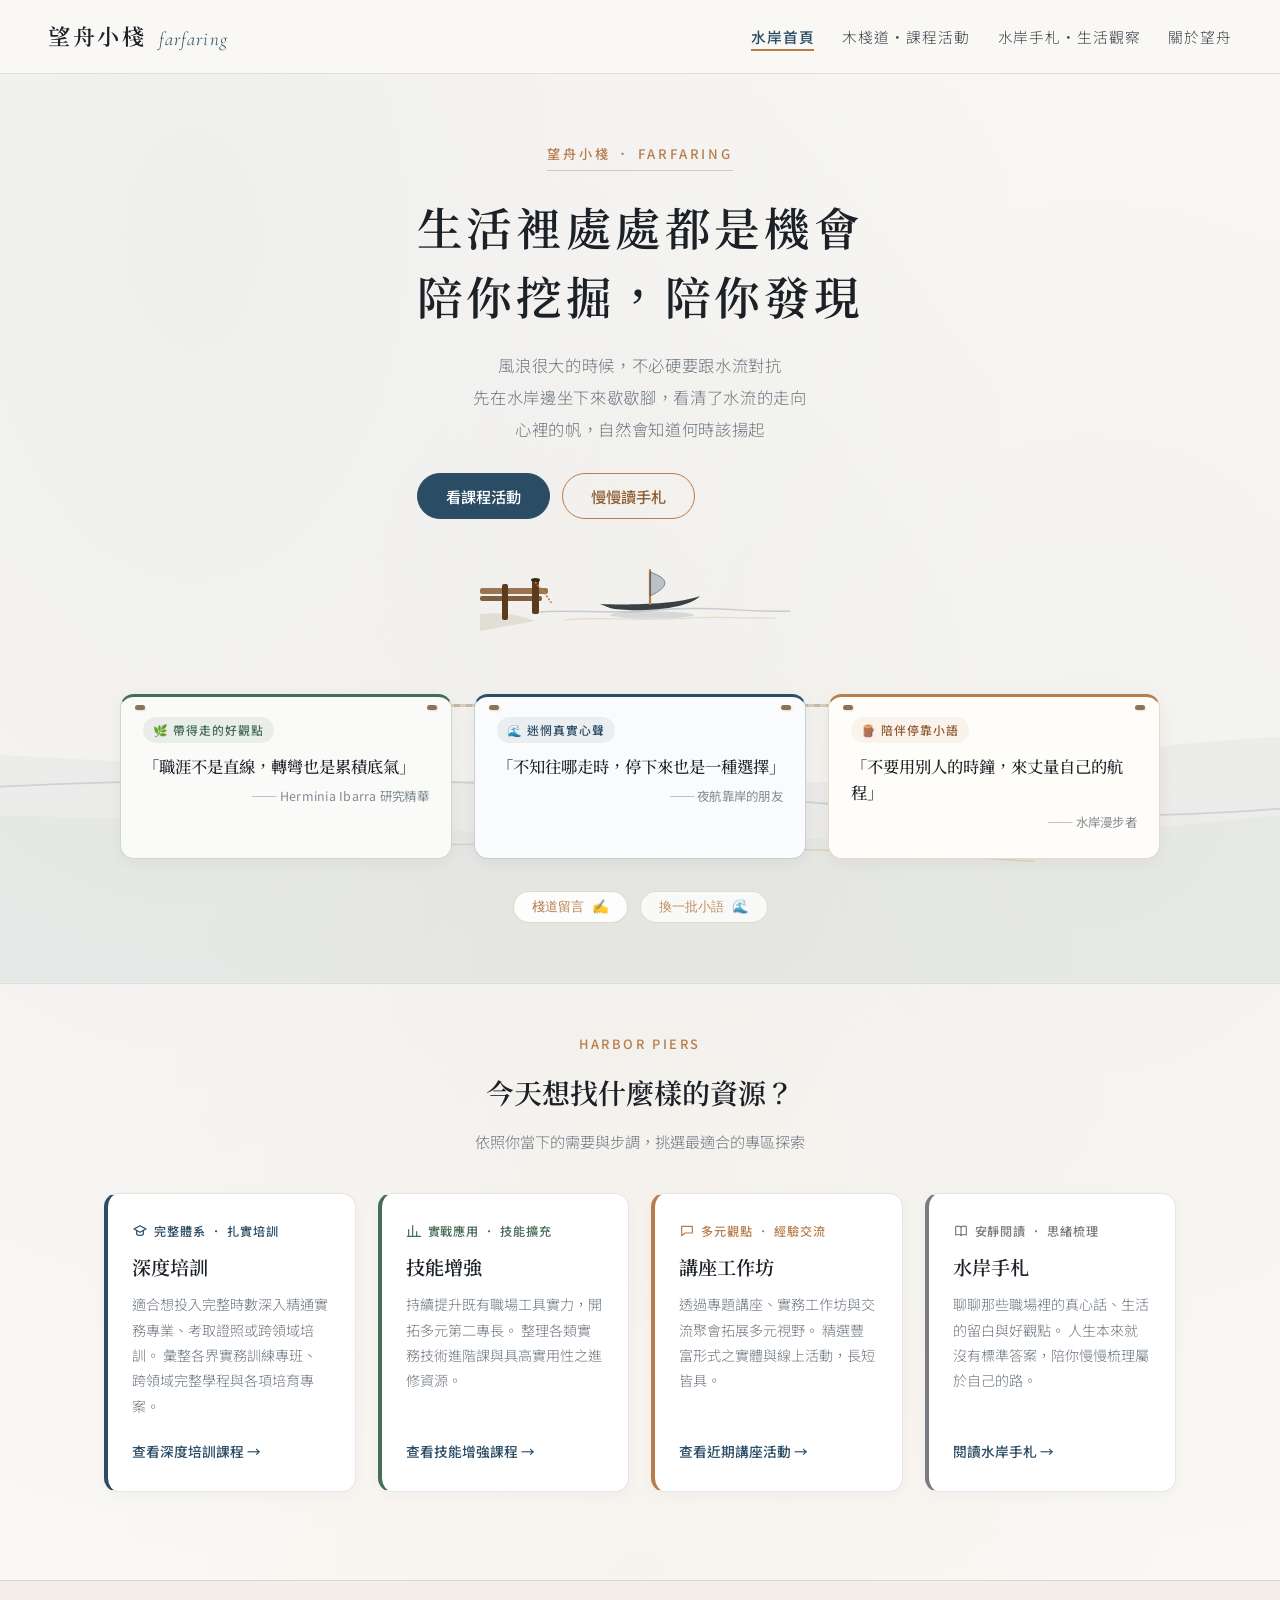
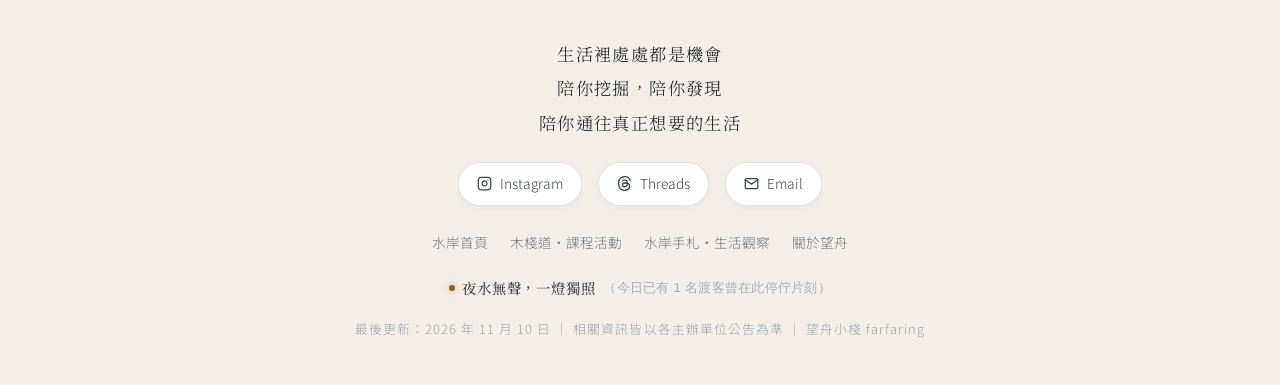
<file: index.html>
<!DOCTYPE html>
<html lang="zh-TW">
<head>
  <meta charset="UTF-8">
  <meta name="viewport" content="width=device-width, initial-scale=1.0">
  <title>望舟小棧 farfaring｜生活裡處處都是機會，陪你挖掘，陪你發現</title>
  <meta name="description" content="給正在想下一步、或只是想停下來喘口氣的人。這裡整理各地的職前訓練、在職進修與免費講座，也有關於生活與工作的隨筆，陪你慢慢找到真正想要的生活。">
  <link rel="canonical" href="https://webfarfaring.vercel.app/">
  <meta property="og:type" content="website">
  <meta property="og:locale" content="zh_TW">
  <meta property="og:site_name" content="望舟小棧 farfaring">
  <meta property="og:title" content="望舟小棧 farfaring｜陪你通往想要的生活">
  <meta property="og:description" content="給正在想下一步、或只是想停下來喘口氣的人。這裡整理各地的職前訓練、在職進修與免費講座，也有關於生活與工作的隨筆，陪你慢慢找到真正想要的生活。">
  <meta property="og:url" content="https://webfarfaring.vercel.app/">
  <meta property="og:image" content="https://webfarfaring.vercel.app/images/avatar_farfaring_1080.png">
  <meta name="twitter:card" content="summary">
  <link rel="icon" href="./images/favicon.png" type="image/png">
  <link rel="preconnect" href="https://fonts.googleapis.com">
  <link rel="preconnect" href="https://fonts.gstatic.com" crossorigin>
  <link href="https://fonts.googleapis.com/css2?family=Cormorant+Garamond:ital,wght@0,500;0,600;1,400&family=Noto+Sans+TC:wght@300;400;500&family=Noto+Serif+TC:wght@400;500;600;700&display=swap" rel="stylesheet">
  <link rel="stylesheet" href="./styles.css?v=20261121b">
  <style>
    .home-hero {
      position: relative;
      min-height: 72vh;
      display: flex;
      flex-direction: column;
      justify-content: center;
      align-items: center;
      padding: 64px 24px 44px;
      text-align: center;
      border-bottom: 1px solid var(--hairline);
      overflow: hidden;
    }

    .ink-wash-svg {
      position: absolute;
      inset: 0;
      width: 100%;
      height: 100%;
      pointer-events: none;
      z-index: 0;
    }

    .hero-inner {
      position: relative;
      z-index: 2;
      max-width: 720px;
    }

    .hero-badge {
      display: inline-block;
      font-size: 0.82rem;
      letter-spacing: 0.22em;
      color: var(--amber-pier);
      border-bottom: 1px solid rgba(184, 125, 75, 0.4);
      padding-bottom: 4px;
      margin-bottom: 22px;
      font-weight: 500;
    }

    .hero-heading {
      font-family: 'Noto Serif TC', serif;
      font-size: clamp(2rem, 3.8vw, 2.85rem);
      font-weight: 600;
      color: var(--ink-black);
      line-height: 1.5;
      letter-spacing: 0.08em;
      margin-bottom: 20px;
    }

    .hero-lead {
      font-size: 1.02rem;
      color: var(--ink-muted);
      max-width: 600px;
      margin: 0 auto 20px;
      letter-spacing: 0.04em;
      line-height: 1.95;
    }

    /* 導引四大木棧道卡片 */
    .compass-grid {
      display: grid;
      grid-template-columns: repeat(auto-fit, minmax(250px, 1fr));
      gap: 22px;
      margin-top: 28px;
    }

    .compass-card {
      background: #FFFFFF;
      border: 1px solid var(--hairline);
      border-radius: var(--radius-md);
      padding: 26px 24px;
      text-decoration: none;
      color: var(--ink-body);
      display: flex;
      flex-direction: column;
      justify-content: space-between;
      transition: all 0.3s cubic-bezier(0.25, 1, 0.5, 1);
      position: relative;
      box-shadow: 0 4px 16px rgba(28, 33, 39, 0.03);
    }

    .compass-card:hover {
      border-color: var(--amber-pier);
      transform: translateY(-5px);
      box-shadow: 0 12px 28px rgba(30, 36, 43, 0.08);
    }

    .compass-mood {
      font-size: 0.76rem;
      color: var(--amber-pier);
      letter-spacing: 0.08em;
      margin-bottom: 10px;
      font-weight: 500;
    }

    .compass-title {
      font-family: 'Noto Serif TC', serif;
      font-size: 1.2rem;
      font-weight: 600;
      color: var(--ink-black);
      line-height: 1.45;
      margin-bottom: 12px;
    }

    .compass-desc {
      font-size: 0.88rem;
      color: var(--ink-muted);
      margin-bottom: 20px;
      line-height: 1.8;
      min-height: 52px; /* 統一卡片高度節奏 */
    }

    .compass-go {
      font-size: 0.86rem;
      color: var(--indigo-water);
      font-weight: 500;
      display: inline-flex;
      align-items: center;
      gap: 6px;
      transition: gap 0.2s;
    }

    .compass-card:hover .compass-go {
      gap: 10px;
      color: var(--amber-pier);
    }
  </style>
</head>
<body>

  <!-- Navigation -->
  <nav class="site-nav">
    <a href="./index.html" class="brand-mark">
      <span class="brand-zh">望舟小棧</span>
      <span class="brand-en">farfaring</span>
    </a>
    <ul class="nav-links">
      <li><a href="./index.html" class="active">水岸首頁</a></li>
      <li><a href="./resources.html">木棧道・課程活動</a></li>
      <li><a href="./articles.html">水岸手札・生活觀察</a></li>
      <li><a href="./about.html">關於望舟</a></li>
    </ul>
  </nav>

  <!-- Hero Header -->
  <header class="home-hero">
    <svg class="ink-wash-svg" viewBox="0 0 1440 600" fill="none" xmlns="http://www.w3.org/2000/svg" preserveAspectRatio="xMidYMid slice">
      <path d="M-100 460 C 280 410, 620 510, 1020 450 C 1250 415, 1400 460, 1540 440 L 1540 600 L -100 600 Z" fill="#2B4C65" fill-opacity="0.045"/>
      <path d="M-100 500 C 340 460, 760 540, 1180 485 C 1350 465, 1460 495, 1540 490 L 1540 600 L -100 600 Z" fill="#466D56" fill-opacity="0.035"/>
      <path d="M220 475 Q 520 455 820 480 T 1260 465" stroke="#2B4C65" stroke-opacity="0.16" stroke-width="1.2" fill="none"/>
      <path d="M380 515 Q 680 500 980 520" stroke="#B87D4B" stroke-opacity="0.22" stroke-width="1" fill="none"/>
    </svg>

    <div class="hero-inner">
      <!-- 乾淨大氣眉標（拔除自封頭銜） -->
      <div class="hero-badge">望舟小棧 ． FARFARING</div>
      <h1 class="hero-heading">
        生活裡處處都是機會<br>
        陪你挖掘，陪你發現
      </h1>
      <!-- 平視對談感小字（三行平穩對稱，絕不孤字換行） -->
      <p class="hero-lead">
        風浪很大的時候，不必硬要跟水流對抗<br>
        先在水岸邊坐下來歇歇腳，看清了水流的走向<br>
        心裡的帆，自然會知道何時該揚起
      </p>
      <div class="hero-actions">
        <a href="./resources.html" class="hero-btn hero-btn-primary">看課程活動</a>
        <a href="./articles.html" class="hero-btn hero-btn-secondary">慢慢讀手札</a>
      </div>
    </div>

    <!-- 小舟水岸意境舞台（木棧道碼頭 ＋ 水岸邊緣 ＋ 自動隨機自然漂動） -->
    <div id="boatStage" class="boat-stage state-ambient">
      <svg class="animated-boat-svg" viewBox="0 0 320 100" fill="none" xmlns="http://www.w3.org/2000/svg">
        <!-- 木棧道碼頭與水岸邊緣（岸邊場景） -->
        <g class="pier-dock-group">
          <!-- 水岸斜坡土岸 -->
          <path d="M0 78 Q 30 75 55 85 L 0 95 Z" fill="#D8D2C5" fill-opacity="0.6"/>
          <!-- 延伸入水的木棧板平台 -->
          <rect x="0" y="52" width="68" height="6" rx="2" fill="#8C5E35" fill-opacity="0.85"/>
          <rect x="0" y="60" width="62" height="5" rx="2" fill="#754E2C" fill-opacity="0.9"/>
          <!-- 木棧道垂直木樁 -->
          <rect x="52" y="44" width="7" height="34" rx="2" fill="#5B3A1E"/>
          <rect x="22" y="48" width="6" height="36" rx="2" fill="#5B3A1E"/>
          <!-- 繫纜樁金屬/木質頂部 -->
          <ellipse cx="55.5" cy="44" rx="4.5" ry="2" fill="#3D2613"/>
          <!-- 垂落水中的繫船繩索 -->
          <path d="M55 46 Q 66 58 72 68" stroke="#B87D4B" stroke-width="1.6" stroke-dasharray="2 1.5" fill="none"/>
        </g>

        <!-- 水面輕波紋線 -->
        <path class="water-wave-1" d="M60 76 C 90 73, 130 79, 180 74 C 230 69, 270 77, 310 75" stroke="#2B4C65" stroke-opacity="0.22" stroke-width="1.4" stroke-linecap="round"/>
        <path class="water-wave-2" d="M85 84 C 120 80, 160 86, 210 82 C 240 80, 275 83, 295 82" stroke="#B87D4B" stroke-opacity="0.2" stroke-width="1.2" stroke-linecap="round"/>

        <!-- 動態小舟主體（支援自然靠泊、逐流、迎風揚帆多種隨機動態） -->
        <g class="sailing-vessel" id="sailingVessel" title="水面微漾的小舟，點擊試試泛起微波">
          <!-- 舟身 -->
          <path d="M120 68 C 145 69, 195 69, 220 60 C 205 76, 145 76, 130 72 Z" fill="#1C2127" fill-opacity="0.85"/>
          <!-- 桅杆與小帆 -->
          <path d="M170 68 L 170 34" stroke="#B87D4B" stroke-width="2.2" stroke-linecap="round"/>
          <path class="boat-sail" d="M170 36 Q 200 46 170 60 Z" fill="#2B4C65" fill-opacity="0.28" stroke="#2B4C65" stroke-opacity="0.55" stroke-width="1"/>
          <!-- 水面小舟倒影 -->
          <ellipse class="boat-reflection" cx="172" cy="79" rx="42" ry="3.5" fill="#2B4C65" fill-opacity="0.14"/>
        </g>
      </svg>
    </div>

    <!-- 漂浮棧板（麻繩軸線 ＋ Hover即時展開 ＋ 排版無空白Bug） -->
    <div class="boardwalk-container">
      <div class="rope-axis"></div>

      <div class="floating-stream-track">
        <!-- 棧板 1: 琥珀暖木 -->
        <div class="wood-plank plank-amber" onclick="this.classList.toggle('open')">
          <div>
            <div class="plank-top-meta">
              <span class="plank-tag">🪵 陪伴停靠小語</span>
            </div>
            <div class="plank-quote">「累了就先靠岸，棧板一直都在」</div>
          </div>
          <div class="plank-expanded-text">
            並不是每個季節都要用力划槳。先把呼吸調順了、把身心照顧好了，木棧板永遠在這裡為你留一個停靠處。
          </div>
        </div>

        <!-- 棧板 2: 沉靜靛藍 -->
        <div class="wood-plank plank-indigo" onclick="this.classList.toggle('open')">
          <div>
            <div class="plank-top-meta">
              <span class="plank-tag">🌊 迷惘真實心聲</span>
            </div>
            <div class="plank-quote">「不知往哪走時，停下來也是一種選擇」</div>
          </div>
          <div class="plank-expanded-text">
            大家都在急著往前趕路，但停下來重新看看地圖與自己真正的需要，才不會在不適合自己的河道上筋疲力竭。
          </div>
        </div>

        <!-- 棧板 3: 淡墨竹葉青 -->
        <div class="wood-plank plank-bamboo" onclick="this.classList.toggle('open')">
          <div>
            <div class="plank-top-meta">
              <span class="plank-tag">🌿 帶得走的好觀點</span>
            </div>
            <div class="plank-quote">「職涯不是直線，轉彎也是累積底氣」</div>
          </div>
          <div class="plank-expanded-text">
            當代生涯發展研究指出：人的成長本就是非線性的。過去走過的每一段嘗試，都能在未來轉化為專屬於你的底氣。
          </div>
        </div>
      </div>

      <!-- 投稿靠岸小句入口 與 換一批停靠小語 -->
      <div class="boardwalk-footer-bar" style="gap:12px;">
        <button class="btn-open-submit" onclick="openModal('submission')">
          <span>棧道留言</span>
          <span>✍️</span>
        </button>
        <button class="btn-open-submit" style="opacity:0.85;" onclick="refreshBoardwalkPlanks()" title="讓湖面水流流動，換一批不同的停靠短句">
          <span>換一批小語</span>
          <span>🌊</span>
        </button>
      </div>
    </div>
  </header>

  <!-- Main: 四大功能探索區（回歸使用者目的，不預設時段，不設限形式） -->
  <main class="page-wrap">
    <div style="text-align:center; margin-bottom:38px;">
      <div class="page-eyebrow">HARBOR PIERS</div>
      <h2 style="font-family:'Noto Serif TC',serif; font-size:1.75rem; font-weight:600; color:var(--ink-black);">
        今天想找什麼樣的資源？
      </h2>
      <p style="font-size:0.95rem; color:var(--ink-muted); margin-top:8px;">
        依照你當下的需要與步調，挑選最適合的專區探索
      </p>
    </div>

    <div class="compass-grid">
      <!-- 卡片 1: 深度培訓 -->
      <a href="./resources.html?type=deep" class="compass-card compass-deep">
        <div>
          <div class="compass-mood"><svg viewBox="0 0 24 24" fill="none" stroke="currentColor" stroke-width="1.8" stroke-linecap="round" stroke-linejoin="round" aria-hidden="true"><path d="M3 9l9-5 9 5-9 5-9-5z"/><path d="M7 11.5V16c0 1 2.2 2.5 5 2.5s5-1.5 5-2.5v-4.5"/></svg><span>完整體系 ． 扎實培訓</span></div>
          <h3 class="compass-title">深度培訓</h3>
          <p class="compass-desc">
            適合想投入完整時數深入精通實務專業、考取證照或跨領域培訓。<br>
            彙整各界實務訓練專班、跨領域完整學程與各項培育專案。
          </p>
        </div>
        <div class="compass-go">查看深度培訓課程 →</div>
      </a>

      <!-- 卡片 2: 技能增強 -->
      <a href="./resources.html?type=upskill" class="compass-card compass-upskill">
        <div>
          <div class="compass-mood"><svg viewBox="0 0 24 24" fill="none" stroke="currentColor" stroke-width="1.8" stroke-linecap="round" stroke-linejoin="round" aria-hidden="true"><path d="M4 20V10M10 20V4M16 20v-7M22 20H2"/></svg><span>實戰應用 ． 技能擴充</span></div>
          <h3 class="compass-title">技能增強</h3>
          <p class="compass-desc">
            持續提升既有職場工具實力，開拓多元第二專長。<br>
            整理各類實務技術進階課與具高實用性之進修資源。
          </p>
        </div>
        <div class="compass-go">查看技能增強課程 →</div>
      </a>

      <!-- 卡片 3: 講座與工作坊 -->
      <a href="./resources.html?type=events" class="compass-card compass-events">
        <div>
          <div class="compass-mood"><svg viewBox="0 0 24 24" fill="none" stroke="currentColor" stroke-width="1.8" stroke-linecap="round" stroke-linejoin="round" aria-hidden="true"><path d="M4 5h16v10H9l-5 4V5z"/></svg><span>多元觀點 ． 經驗交流</span></div>
          <h3 class="compass-title">講座工作坊</h3>
          <p class="compass-desc">
            透過專題講座、實務工作坊與交流聚會拓展多元視野。<br>
            精選豐富形式之實體與線上活動，長短皆具。
          </p>
        </div>
        <div class="compass-go">查看近期講座活動 →</div>
      </a>

      <!-- 卡片 4: 水岸手札 -->
      <a href="./articles.html" class="compass-card compass-notes">
        <div>
          <div class="compass-mood"><svg viewBox="0 0 24 24" fill="none" stroke="currentColor" stroke-width="1.8" stroke-linecap="round" stroke-linejoin="round" aria-hidden="true"><path d="M4 5.5C6.5 4.5 9.5 4.5 12 6c2.5-1.5 5.5-1.5 8-.5V18c-2.5-1-5.5-1-8 .5-2.5-1.5-5.5-1.5-8-.5V5.5z"/><path d="M12 6v12.5"/></svg><span>安靜閱讀 ． 思緒梳理</span></div>
          <h3 class="compass-title">水岸手札</h3>
          <p class="compass-desc">
            聊聊那些職場裡的真心話、生活的留白與好觀點。<br>
            人生本來就沒有標準答案，陪你慢慢梳理屬於自己的路。
          </p>
        </div>
        <div class="compass-go">閱讀水岸手札 →</div>
      </a>
    </div>

    <!-- 快截止的課程：資料來自課程頁同一份載入函式，0 筆時整區不顯示 -->
    <section class="soon-section" id="soonSection" hidden>
      <div class="soon-head">
        <h2 class="soon-title">快截止的課程</h2>
        <a href="./resources.html" class="soon-all">看全部課程</a>
      </div>
      <div class="soon-list" id="soonList"></div>
    </section>
  </main>

  <!-- Footer -->
  <footer class="site-footer">
    <div class="footer-quote">
      生活裡處處都是機會<br>
      陪你挖掘，陪你發現<br>
      陪你通往真正想要的生活
    </div>

    <div class="footer-social-bar">
      <a href="https://www.instagram.com/farfaring/" target="_blank" rel="noopener" class="social-badge-btn" title="Instagram">
        <svg width="15" height="15" viewBox="0 0 24 24" fill="none" stroke="currentColor" stroke-width="2" stroke-linecap="round" stroke-linejoin="round" aria-hidden="true"><rect x="2" y="2" width="20" height="20" rx="5" ry="5"></rect><path d="M16 11.37A4 4 0 1 1 12.63 8 4 4 0 0 1 16 11.37z"></path><line x1="17.5" y1="6.5" x2="17.51" y2="6.5"></line></svg>
        <span>Instagram</span>
      </a>
      <a href="https://www.threads.net/@farfaring" target="_blank" rel="noopener" class="social-badge-btn" title="Threads">
        <svg width="15" height="15" viewBox="0 0 16 16" fill="currentColor" aria-hidden="true"><path d="M6.321 6.016c-.27-.18-1.166-.802-1.166-.802.756-1.081 1.753-1.502 3.132-1.502.975 0 1.803.327 2.394.948s.928 1.509 1.005 2.644q.492.207.905.484c1.109.745 1.719 1.86 1.719 3.137 0 2.716-2.226 5.075-6.256 5.075C4.594 16 1 13.987 1 7.994 1 2.034 4.482 0 8.044 0 9.69 0 13.55.243 15 5.036l-1.36.353C12.516 1.974 10.163 1.43 8.006 1.43c-3.565 0-5.582 2.171-5.582 6.79 0 4.143 2.254 6.343 5.63 6.343 2.777 0 4.847-1.443 4.847-3.556 0-1.438-1.208-2.127-1.27-2.127-.236 1.234-.868 3.31-3.644 3.31-1.618 0-3.013-1.118-3.013-2.582 0-2.09 1.984-2.847 3.55-2.847.586 0 1.294.04 1.663.114 0-.637-.54-1.728-1.9-1.728-1.25 0-1.566.405-1.967.868ZM8.716 8.19c-2.04 0-2.304.87-2.304 1.416 0 .878 1.043 1.168 1.6 1.168 1.02 0 2.067-.282 2.232-2.423a6.2 6.2 0 0 0-1.528-.161"/></svg>
        <span>Threads</span>
      </a>
      <a href="mailto:farfaring.space@gmail.com" class="social-badge-btn" title="Email">
        <svg width="15" height="15" viewBox="0 0 24 24" fill="none" stroke="currentColor" stroke-width="2" stroke-linecap="round" stroke-linejoin="round" aria-hidden="true"><path d="M4 4h16c1.1 0 2 .9 2 2v12c0 1.1-.9 2-2 2H4c-1.1 0-2-.9-2-2V6c0-1.1.9-2 2-2z"></path><polyline points="22,6 12,13 2,6"></polyline></svg>
        <span>Email</span>
      </a>
    </div>

    <div class="footer-links-row">
      <a href="./index.html">水岸首頁</a>
      <a href="./resources.html">木棧道・課程活動</a>
      <a href="./articles.html">水岸手札・生活觀察</a>
      <a href="./about.html">關於望舟</a>
    </div>

    <!-- 🌊 水岸即時陪伴與渡客停佇狀態列 -->
    <div class="footer-dock-presence" id="wangzhouDockPresence"></div>

    <div class="footer-maintenance-stamp">
      最後更新：<span id="autoMonthYear"></span> ｜ 相關資訊皆以各主辦單位公告為準 ｜ 望舟小棧 farfaring
    </div>
  </footer>

  <!-- 互動彈跳視窗（小棧長親審 ＋ 隨機水岸化名系統） -->
  <!-- 互動彈跳視窗（小棧長親審 ＋ 隨機水岸化名系統） -->
  <div id="generalModal" class="modal-overlay" onclick="if(event.target===this)closeModal()">
    <div class="modal-content">
      <button class="modal-close-btn" onclick="closeModal()">×</button>
      <h3 id="modalTitle" class="modal-title">棧道留言 ✍️</h3>
      <p id="modalDesc" class="modal-desc" style="line-height:1.8;">
        每一則投遞的留言，小棧長都會親自細細閱讀。<br>
        為了守護這片安靜互助的水岸，小棧保有篩選、潤飾與刊登之權限。<br>
        <span style="display:block; margin-top:8px; font-size:0.75rem; color:#A0AEC0; line-height:1.6;">⚠️ 不接受任何商業推銷、營利廣告、敏感詞彙或人身攻擊等言論。</span>
      </p>

      <form onsubmit="handleModalSubmit(event)">
        <!-- 蜜罐防護（防機器人自動刷單） -->
        <input type="text" id="modalHpField" style="display:none !important; position:absolute; left:-9999px;" tabindex="-1" autocomplete="off">

        <div class="form-group">
          <label>你想分享的心聲短句或回饋：</label>
          <textarea id="modalText" rows="4" placeholder="寫下你的感想、困惑、生活觀察或想在棧道留下的話..." required></textarea>
        </div>
        <div class="form-group">
          <div style="display:flex; justify-content:space-between; align-items:center; margin-bottom:6px;">
            <label style="margin:0;">如何稱呼你：</label>
            <button type="button" onclick="rollRandomName()" style="background:none; border:none; color:var(--amber-pier); font-size:0.8rem; cursor:pointer; font-family:inherit; display:inline-flex; align-items:center; gap:4px;" title="點擊讓小棧換一個隨機名籤">
              <span>🎲</span>
              <span>讓小棧為你取名</span>
            </button>
          </div>
          <input type="text" id="modalAuthor" placeholder="留個代稱吧（留空由小棧為你隨機取名）">
        </div>
        <button type="submit" class="btn-submit-action">送出棧道留言 ✍️</button>
      </form>
    </div>
  </div>

  <!-- 引用全站共享數據核心 -->
  <script src="./data.js?v=20261121"></script>

  <script>
    // 讀取真實最後維護日期（由主理人在後台真實烙印，絕非讀者端偽造當前時鐘）
    WangzhouCloud.showLastUpdated('autoMonthYear');

    // 快截止預覽：最多 3 筆，排序與課程頁相同（截止日近到遠），排除已截止與尚未開放報名
    function renderSoonCourses() {
      const section = document.getElementById('soonSection');
      const list = document.getElementById('soonList');
      if (!section || !list) return;
      const items = [];
      (SITE_DATA.courses || []).forEach(c => {
        if (c.isDraft || c.active === false) return;
        if (!/^\d{4}-\d{2}-\d{2}$/.test(c.deadline || '')) return;
        const days = Math.ceil((new Date(`${c.deadline}T23:59:59+08:00`).getTime() - Date.now()) / 86400000);
        if (days < 0) return;
        if (wzRegNotYetOpen(c.regOpenDate)) return;
        if (wzDeadlineClosedToday(c.deadline, c.deadlineTime)) return;
        items.push({ c, days });
      });
      items.sort((a, b) => a.days - b.days);
      const top = items.slice(0, 3);
      section.hidden = top.length === 0;
      list.innerHTML = top.map(({ c, days }) => {
        const urgent = days <= 5;
        const label = urgent
          ? (days === 0 ? `⚡ 今天${c.deadlineTime ? ' ' + wzEscape(c.deadlineTime) + ' ' : ''}截止` : `⚡ 報名倒數中（剩 ${wzEscape(days)} 天）`)
          : `📅 報名截止：${wzEscape(c.deadline)}${c.deadlineTime ? ' ' + wzEscape(c.deadlineTime) : ''}`;
        return `<a href="./resources.html" class="soon-card">
          <div class="res-top-row">
            ${c.locationLabel ? `<span class="res-type-pill">${wzEscape(c.locationLabel)}</span>` : ''}
            <span class="res-status-pill ${urgent ? 'status-urgent' : 'status-open'}">${label}</span>
          </div>
          <div class="soon-card-title">${wzEscape(c.title)}</div>
          <div class="soon-card-provider">🏛️ ${wzEscape(c.provider)}</div>
        </a>`;
      }).join('');
    }
    renderSoonCourses();
    window.addEventListener('WangzhouDataSynced', renderSoonCourses);

    // 動態渲染漂浮棧板（支援後台隨時增減，採用「水流隨機輪替」機制：每次隨機浮現 3 塊最佳金句）
    function renderBoardwalkPlanks() {
      const track = document.querySelector('.floating-stream-track');
      if (!track || !SITE_DATA.planks || SITE_DATA.planks.length === 0) return;
      track.innerHTML = '';

      // 當棧板總數超過 3 塊時，隨機選取 3 塊浮出水面（每次造訪帶來不同陪伴）
      let displayPlanks = [...SITE_DATA.planks];
      const maxDisplay = 3;
      if (displayPlanks.length > maxDisplay) {
        for (let i = displayPlanks.length - 1; i > 0; i--) {
          const j = Math.floor(Math.random() * (i + 1));
          [displayPlanks[i], displayPlanks[j]] = [displayPlanks[j], displayPlanks[i]];
        }
        displayPlanks = displayPlanks.slice(0, maxDisplay);
      }

      displayPlanks.forEach(p => {
        const plank = document.createElement('div');
        plank.className = `wood-plank plank-${wzSafeId(p.categoryKey)}`;
        plank.onclick = function() { this.classList.toggle('open'); };
        plank.innerHTML = `
          <div>
            <div class="plank-top-meta">
              <span class="plank-tag">${wzEscape(p.categoryName)}</span>
            </div>
            <div class="plank-quote">${wzEscape(p.quote)}</div>
            ${p.author ? `<div class="plank-author" style="font-size:0.78rem; color:var(--ink-muted); margin-top:6px; margin-bottom:2px; text-align:right; font-weight:400; opacity:0.85; letter-spacing:0.02em;">── ${wzEscape(p.author)}</div>` : ''}
          </div>
          <div class="plank-expanded-text">
            ${wzEscape(p.expanded)}
          </div>
        `;
        track.appendChild(plank);
      });
    }

    let isPlankSwitching = false;

    // 平滑水流波浪換批過渡（先沉入微波 ➔ 更新內容 ➔ 再緩緩浮起）
    function refreshBoardwalkPlanks() {
      const track = document.querySelector('.floating-stream-track');
      if (!track || isPlankSwitching) return;
      isPlankSwitching = true;

      track.classList.add('switching');

      setTimeout(() => {
        renderBoardwalkPlanks();
        track.classList.remove('switching');
        setTimeout(() => {
          isPlankSwitching = false;
        }, 320);
      }, 260);
    }

    renderBoardwalkPlanks();

    // 雲端木棧板載入後重新浮現（後台修改的短句才會出現在讀者眼前）
    window.addEventListener('WangzhouDataSynced', renderBoardwalkPlanks);

    // ============================================================
    // 1. 小舟水岸動態隨機呈現引擎（多種自然水流與小舟姿態，隨機切換）
    // ============================================================
    const boatModes = ['anim-docked', 'anim-drift', 'anim-breeze', 'anim-calm'];
    const vessel = document.getElementById('sailingVessel');
    const stage = document.getElementById('boatStage');

    function setRandomBoatAnimation() {
      if (!vessel) return;
      const currentMode = boatModes.find(m => vessel.classList.contains(m));
      const availableModes = boatModes.filter(m => m !== currentMode);
      const chosenMode = availableModes[Math.floor(Math.random() * availableModes.length)];

      boatModes.forEach(m => vessel.classList.remove(m));
      vessel.classList.add(chosenMode);

      // 隨機賦予 8.5s ~ 15.5s 的自然呼吸漂動週期
      const randomDuration = (8.5 + Math.random() * 7).toFixed(1) + 's';
      vessel.style.animationDuration = randomDuration;
    }

    // 頁面載入時即隨機決定動態情境
    setRandomBoatAnimation();

    // 每隔 18~28 秒自然變換一次水流模式與小舟姿態
    setInterval(() => {
      setRandomBoatAnimation();
    }, 18000 + Math.random() * 10000);

    // 點擊小舟或水面時，觸發水波漣漪晃動反應
    if (stage) {
      stage.addEventListener('click', () => {
        if (!vessel) return;
        vessel.classList.remove('boat-rippled');
        void vessel.offsetWidth;
        vessel.classList.add('boat-rippled');
        setTimeout(() => {
          vessel.classList.remove('boat-rippled');
          setRandomBoatAnimation();
        }, 1600);
      });
    }

    // ============================================================
    // 2. 豐富水岸隨機名籤庫（超過 1,200 種詩意組合，留空由小棧隨機）
    // ============================================================
    const aliasPrefixes = [
      "晨光中的", "微風裡的", "黃昏靠岸的", "夜航中的", "雨後散步的", "清晨繫纜的",
      "晴空下的", "坐在岸邊的", "逆風划行的", "等待起風的", "暫時歇槳的", "帶本書來的",
      "喝口熱茶的", "看夕陽落下的", "整理行囊的", "迎著潮汐的", "月光映照的", "剛解開纜繩的",
      "在棧道吹風的", "帶著新念頭的", "慢慢前行的", "卸下包袱的", "遠道而來的", "深呼吸停頓的",
      "尋找下個河道的", "望著水面波紋的", "停下來看雲的", "把腳浸在水裡的", "靠著木樁歇息的",
      "起早看日出的", "提著一盞燈火的", "隨波慢慢漂的", "等待水霧散去的", "把心事放下的",
      "剛調好呼吸的", "靜聽水聲的", "換上輕裝的", "在渡口沉思的", "向遠方眺望的", "在樹蔭下歇涼的"
    ];

    const aliasNouns = [
      "舟子", "旅人", "漫步者", "靠岸人", "夜航者", "過客", "採貝人", "看雲人",
      "尋風者", "聽濤者", "歇腳客", "擺渡人", "踏浪者", "溯流客", "探路人", "行路者",
      "歸帆者", "觀星人", "思索者", "寄信人", "泊舟人", "水岸朋友", "看水旅者", "解纜者",
      "拾光者", "問路人", "獨木舟手", "守港人", "岸邊知己", "掌燈人"
    ];

    const specialAliases = [
      "暫時停靠的鹿", "湖邊那棵柳樹", "水岸木棧板的一角", "微風裡的一片落葉", "石階上的旅人筆記",
      "岸邊那葉小木舟", "江心那朵白浪", "棧道上的半杯溫茶", "水邊靜靜發呆的石子", "渡口等待起航的風",
      "江畔那一彎新月", "蘆葦叢裡的白鷺", "帶著茶香的微風", "清晨的第一聲水鳥", "斜陽下的一道波光",
      "守候港灣的老燈塔", "木樁上打盹的蜻蜓", "緩緩沉澱的漣漪", "木棧道的一抹暖陽", "河畔安靜的旅人"
    ];

    function getRandomAlias() {
      // 5% 機率抽中特殊單句名籤，95% 機率從 40x30 = 1,200 種前綴+角色組合隨機產生
      if (Math.random() < 0.05) {
        return specialAliases[Math.floor(Math.random() * specialAliases.length)];
      }
      const p = aliasPrefixes[Math.floor(Math.random() * aliasPrefixes.length)];
      const n = aliasNouns[Math.floor(Math.random() * aliasNouns.length)];
      return p + n;
    }

    function rollRandomName() {
      const name = getRandomAlias();
      const input = document.getElementById('modalAuthor');
      input.value = name;
      input.style.transition = 'background 0.3s';
      input.style.background = '#FFFDF5';
      setTimeout(() => { input.style.background = ''; }, 300);
    }

    function openModal(type) {
      const modal = document.getElementById('generalModal');
      const title = document.getElementById('modalTitle');
      const desc = document.getElementById('modalDesc');
      if (type === 'submission') {
        title.innerText = '棧道留言 ✍️';
        desc.innerHTML = `每一則投遞的留言，小棧長都會親自細細閱讀。<br>為了守護這片安靜互助的水岸，小棧保有篩選、潤飾與刊登之權限。<br><span style="display:block; margin-top:8px; font-size:0.75rem; color:#A0AEC0; line-height:1.6;">⚠️ 不接受任何商業推銷、營利廣告、敏感詞彙或人身攻擊等言論。</span>`;
      }
      modal.classList.add('open');
    }

    function closeModal() {
      document.getElementById('generalModal').classList.remove('open');
    }

    // 訪客投稿：留空由小棧隨機取名，並具備防惡意刷單機制，真實存入後台審核箱
    function handleModalSubmit(e) {
      e.preventDefault();

      // 1. 蜜罐防護（防機器人自動填寫）
      const hp = document.getElementById('modalHpField').value;
      if (hp) {
        closeModal();
        return;
      }

      const txt = document.getElementById('modalText').value.trim();

      // 2. 邊界與字數防護
      if (txt.length < 4) {
        alert('請至少填寫 4 個字以上的心聲或短句喔！');
        return;
      }
      if (txt.length > 500) {
        alert('留言字數上限為 500 字，請稍作精簡。');
        return;
      }

      // 3. 30 秒頻率限制（防連續刷單惡意洗版）
      const lastSubmit = parseInt(localStorage.getItem('WANGZHOU_LAST_QUOTE_SUBMIT') || '0', 10);
      const nowMs = Date.now();
      if (nowMs - lastSubmit < 30000) {
        const waitSec = Math.ceil((30000 - (nowMs - lastSubmit)) / 1000);
        alert(`小棧已收到您的心意囉！為了維護水岸安寧，請稍候 ${waitSec} 秒後再行留言。`);
        return;
      }

      // 4. 重複內容防護
      const lastContent = localStorage.getItem('WANGZHOU_LAST_QUOTE_TEXT') || '';
      if (lastContent === txt) {
        alert('這則留言您剛才已經投遞過囉，請勿重複送出！');
        return;
      }

      let author = document.getElementById('modalAuthor').value.trim();
      let isRandomlyAssigned = false;

      // 留空由小棧隨機取名
      if (!author) {
        author = getRandomAlias();
        isRandomlyAssigned = true;
      }

      const now = new Date();
      const dateStr = `${now.getFullYear()}-${String(now.getMonth() + 1).padStart(2, '0')}-${String(now.getDate()).padStart(2, '0')} ${String(now.getHours()).padStart(2, '0')}:${String(now.getMinutes()).padStart(2, '0')}`;

      const newSub = {
        id: "sub-" + Date.now(),
        type: "quote",
        typeName: "棧道留言",
        title: txt.slice(0, 24) + (txt.length > 24 ? "..." : ""),
        author: author,
        contact: "",
        content: txt,
        extra: "",
        createdAt: dateStr,
        status: "unread"
      };

      try {
        localStorage.setItem('WANGZHOU_LAST_QUOTE_SUBMIT', String(nowMs));
        localStorage.setItem('WANGZHOU_LAST_QUOTE_TEXT', txt);
      } catch (err) {}

      if (window.WangzhouCloud) {
        window.WangzhouCloud.submitGuestFeedback(newSub).catch(console.warn);
      }

      if (isRandomlyAssigned) {
        alert(`謝謝你的心意。小棧替你隨機取了名籤「${author}」，留言已收到，小棧長會親自看過。`);
      } else {
        alert(`謝謝你（${author}）的心意。留言已收到，小棧長會親自看過。`);
      }

      document.getElementById('modalText').value = '';
      document.getElementById('modalAuthor').value = '';
      closeModal();
    }
  </script>
</body>
</html>
</file>
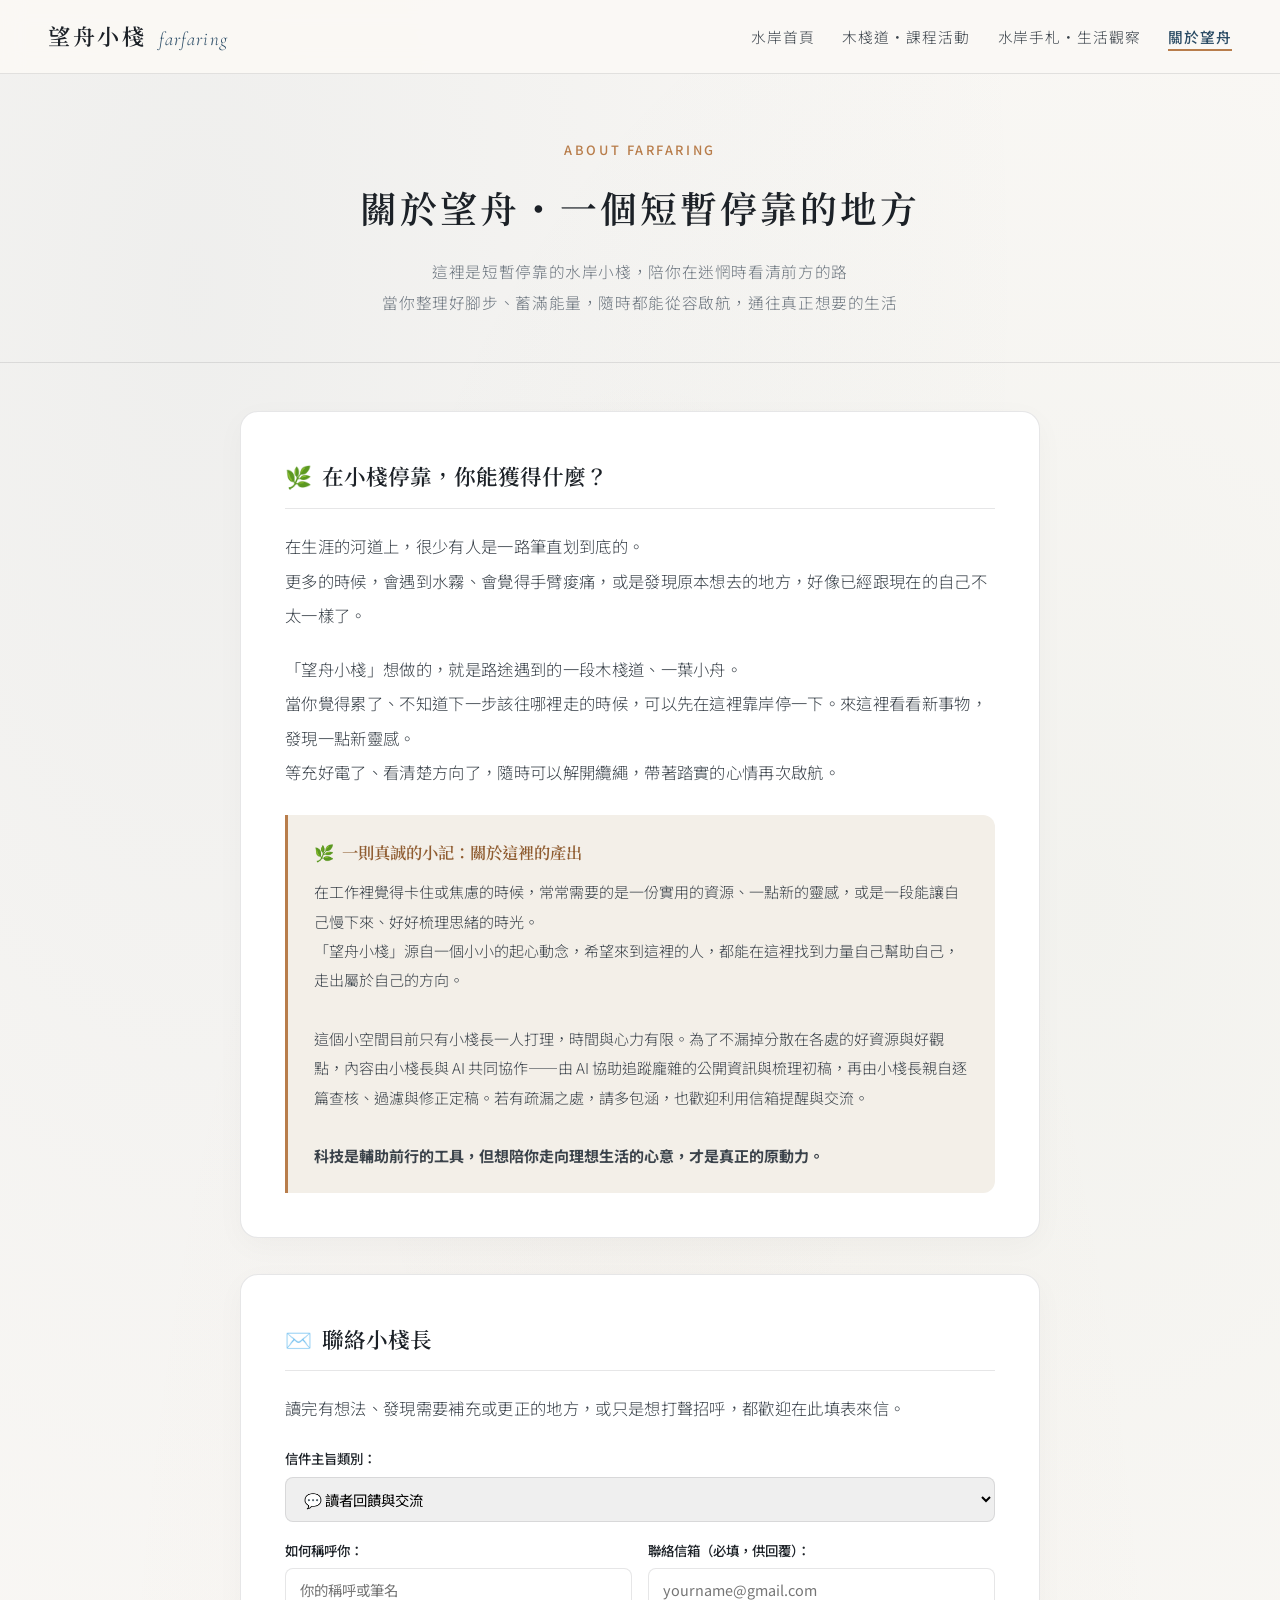
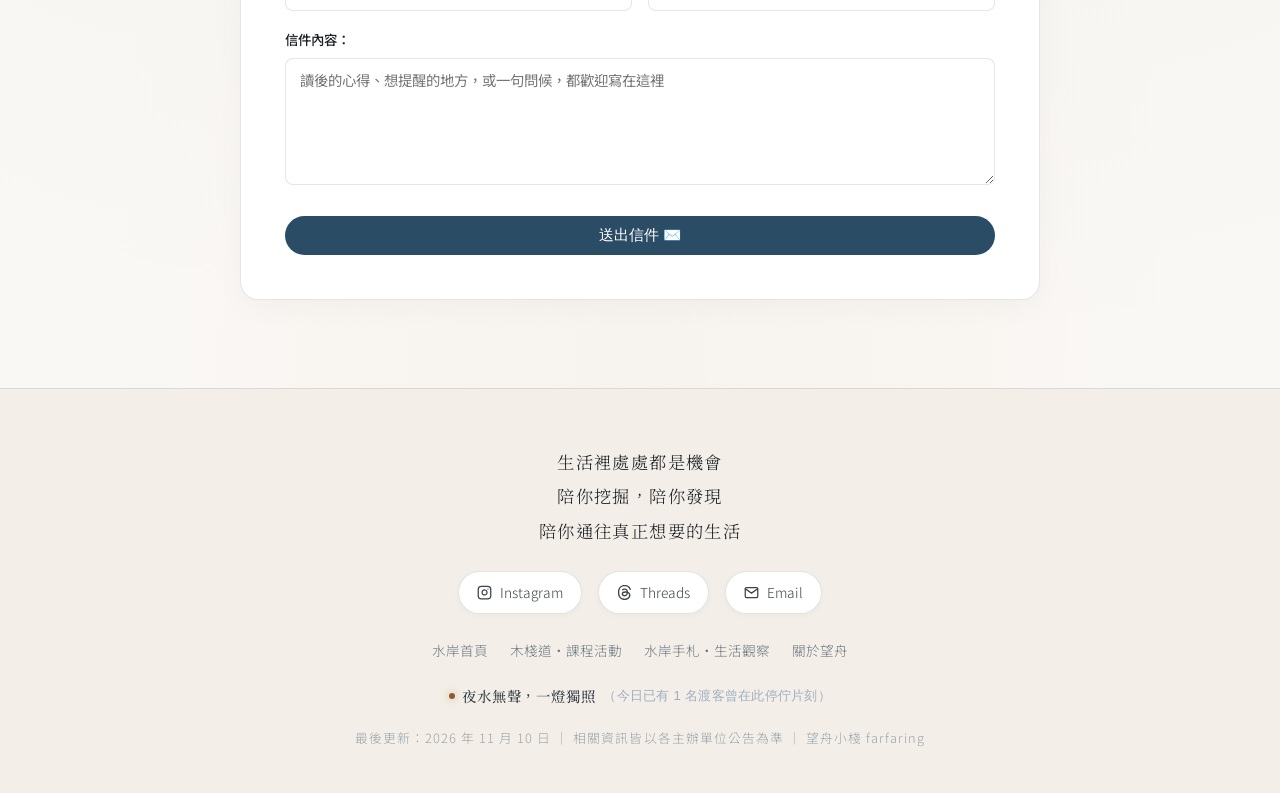
<file: about.html>
<!DOCTYPE html>
<html lang="zh-TW">
<head>
  <meta charset="UTF-8">
  <meta name="viewport" content="width=device-width, initial-scale=1.0">
  <title>關於望舟｜望舟小棧 farfaring</title>
  <meta name="description" content="認識望舟小棧：一個給迷惘或疲憊的人短暫停靠的地方。內容由小棧長與 AI 共同協作，AI 協助追蹤公開資訊與梳理初稿，再由小棧長逐篇查核、修正定稿。">
  <link rel="canonical" href="https://webfarfaring.vercel.app/about.html">
  <meta property="og:type" content="website">
  <meta property="og:locale" content="zh_TW">
  <meta property="og:site_name" content="望舟小棧 farfaring">
  <meta property="og:title" content="關於望舟・一個短暫停靠的地方">
  <meta property="og:description" content="給迷惘或疲憊的人短暫停靠。小棧長與 AI 共同協作，由小棧長逐篇查核、修正定稿。">
  <meta property="og:url" content="https://webfarfaring.vercel.app/about.html">
  <meta property="og:image" content="https://webfarfaring.vercel.app/images/avatar_farfaring_1080.png">
  <meta name="twitter:card" content="summary">
  <link rel="icon" href="./images/favicon.png" type="image/png">
  <link rel="preconnect" href="https://fonts.googleapis.com">
  <link rel="preconnect" href="https://fonts.gstatic.com" crossorigin>
  <link href="https://fonts.googleapis.com/css2?family=Cormorant+Garamond:ital,wght@0,500;0,600;1,400&family=Noto+Sans+TC:wght@300;400;500&family=Noto+Serif+TC:wght@400;500;600;700&display=swap" rel="stylesheet">
  <link rel="stylesheet" href="./styles.css?v=20261121b">
  <style>
    .about-cards-container {
      max-width: 800px;
      margin: 0 auto;
      display: flex;
      flex-direction: column;
      gap: 36px;
    }

    .about-card {
      background: #FFF;
      border: 1px solid var(--hairline);
      border-radius: var(--radius-lg);
      padding: 44px 44px;
      box-shadow: 0 8px 30px rgba(28, 33, 39, 0.03);
    }

    @media (max-width: 640px) {
      .about-card {
        padding: 28px 20px;
      }
    }

    .about-card-title {
      font-family: 'Noto Serif TC', serif;
      font-size: 1.35rem;
      color: var(--ink-black);
      font-weight: 600;
      margin-bottom: 20px;
      padding-bottom: 12px;
      border-bottom: 1px solid var(--hairline);
      display: flex;
      align-items: center;
      gap: 10px;
    }

    .about-text {
      font-size: 1.02rem;
      line-height: 2.1;
      color: var(--ink-body);
      margin-bottom: 20px;
      letter-spacing: 0.02em;
    }

    .about-text:last-of-type {
      margin-bottom: 0;
    }

    /* 一則真誠的小記專用區塊 */
    .collab-confession-box {
      background: var(--paper-warm);
      border-left: 3px solid var(--amber-pier);
      border-radius: 0 12px 12px 0;
      padding: 22px 26px;
      margin-top: 26px;
    }

    .collab-confession-title {
      font-family: 'Noto Serif TC', serif;
      font-size: 1.02rem;
      color: var(--amber-dark);
      font-weight: 600;
      margin-bottom: 10px;
      display: flex;
      align-items: center;
      gap: 8px;
    }

    .collab-confession-text {
      font-size: 0.94rem;
      line-height: 1.95;
      color: var(--ink-body);
    }

    /* 各區導流說明提示條 */
    .routing-notice-box {
      background: #FFFDF9;
      border: 1px solid rgba(184, 125, 75, 0.35);
      border-radius: var(--radius-md);
      padding: 18px 22px;
      margin-bottom: 24px;
      font-size: 0.88rem;
      line-height: 1.85;
      color: var(--ink-body);
    }

    .about-form-grid {
      display: grid;
      grid-template-columns: 1fr 1fr;
      gap: 16px;
    }

    @media (max-width: 640px) {
      .about-form-grid {
        grid-template-columns: 1fr;
        gap: 12px;
      }
    }
  </style>
</head>
<body>

  <!-- Navigation -->
  <nav class="site-nav">
    <a href="./index.html" class="brand-mark">
      <span class="brand-zh">望舟小棧</span>
      <span class="brand-en">farfaring</span>
    </a>
    <ul class="nav-links">
      <li><a href="./index.html">水岸首頁</a></li>
      <li><a href="./resources.html">木棧道・課程活動</a></li>
      <li><a href="./articles.html">水岸手札・生活觀察</a></li>
      <li><a href="./about.html" class="active">關於望舟</a></li>
    </ul>
  </nav>

  <!-- Page Header（純化為 ABOUT FARFARING，副標題置中且無行尾標點） -->
  <header class="page-hero">
    <div class="page-eyebrow" id="aboutHeroEyebrow">ABOUT FARFARING</div>
    <h1 class="page-title" id="aboutHeroTitle">關於望舟・一個短暫停靠的地方</h1>
    <p class="page-subtitle" id="aboutHeroSubtitle">
      這裡是短暫停靠的水岸小棧，陪你在迷惘時看清前方的路<br>
      當你整理好腳步、蓄滿能量，隨時都能從容啟航，通往真正想要的生活
    </p>
  </header>

  <!-- Main Content（兩大獨立主題卡片佈局：空間初心、專屬私密信箱） -->
  <main class="page-wrap">
    <div class="about-cards-container">

      <!-- 第一大區塊：【空間初心與協作小記】 -->
      <section class="about-card" id="section-intro">
        <h2 class="about-card-title">
          <span>🌿</span>
          <span id="aboutIntroTitle">在小棧停靠，你能獲得什麼？</span>
        </h2>
        <div id="aboutIntroTexts">
          <p class="about-text">
            在生涯的河道上，很少有人是一路筆直划到底的。<br>
            更多的時候，會遇到水霧、會覺得手臂痠痛，或是發現原本想去的地方，好像已經跟現在的自己不太一樣了。
          </p>
          <p class="about-text">
            「望舟小棧」想做的，就是路途遇到的一段木棧道、一葉小舟。<br>
            當你覺得累了、不知道下一步該往哪裡走的時候，可以先在這裡靠岸停一下。來這裡看看新事物，發現一點新靈感。<br>
            等充好電了、看清楚方向了，隨時可以解開纜繩，帶著踏實的心情再次啟航。
          </p>
        </div>

        <!-- 協作透明說明 -->
        <div class="collab-confession-box">
          <div class="collab-confession-title">
            <span>🌿</span>
            <span id="aboutCollabTitle">一則真誠的小記：關於這裡的產出</span>
          </div>
          <div class="collab-confession-text" id="aboutCollabText">
            在工作裡覺得卡住或焦慮的時候，常常需要的是一份實用的資源、一點新的靈感，或是一段能讓自己慢下來、好好梳理思緒的時光。<br>
            「望舟小棧」源自一個小小的起心動念，希望來到這裡的人，都能在這裡找到力量自己幫助自己，走出屬於自己的方向。<br><br>
            這個小空間目前只有小棧長一人打理，時間與心力有限。為了不漏掉分散在各處的好資源與好觀點，內容由小棧長與 AI 共同協作——由 AI 協助追蹤龐雜的公開資訊與梳理初稿，再由小棧長親自逐篇查核、過濾與修正定稿。若有疏漏之處，請多包涵，也歡迎利用信箱提醒與交流。<br><br>
            <strong>科技是輔助前行的工具，但想陪你走向理想生活的心意，才是真正的原動力。</strong>
          </div>
        </div>
      </section>

      <!-- 第二大區塊：【聯絡小棧長】 -->
      <section class="about-card" id="section-contact">
        <h2 class="about-card-title">
          <span>✉️</span>
          <span id="aboutContactTitle">聯絡小棧長</span>
        </h2>
        <p class="about-text" id="aboutContactDesc" style="margin-bottom:20px;">
          讀完有想法、發現需要補充或更正的地方，或只是想打聲招呼，都歡迎在此填表來信。
        </p>

        <form onsubmit="handleAboutSubmit(event)">
          <!-- 蜜罐防護（防機器人自動填寫） -->
          <input type="text" id="aboutHpField" style="display:none !important; position:absolute; left:-9999px;" tabindex="-1" autocomplete="off">

          <div class="form-group">
            <label>信件主旨類別：</label>
            <select id="aboutLetterCategory" style="padding:10px 14px; border-radius:var(--radius-sm); border:1px solid var(--hairline); width:100%; font-family:inherit; font-size:0.9rem;">
              <option value="feedback">💬 讀者回饋與交流</option>
              <option value="correction">🔎 內容提醒或更正</option>
              <option value="other">💡 其他</option>
            </select>
          </div>

          <div class="about-form-grid">
            <div class="form-group">
              <label>如何稱呼你：</label>
              <input type="text" id="aboutFeedbackAuthor" placeholder="你的稱呼或筆名" required>
            </div>
            <div class="form-group">
              <label>聯絡信箱（必填，供回覆）：</label>
              <input type="email" id="aboutFeedbackEmail" placeholder="yourname@gmail.com" required>
            </div>
          </div>

          <div class="form-group">
            <label id="aboutTextareaLabel">信件內容：</label>
            <textarea id="aboutFeedbackText" rows="5" placeholder="讀後的心得、想提醒的地方，或一句問候，都歡迎寫在這裡" required></textarea>
          </div>

          <button type="submit" class="btn-submit-action" style="margin-top:6px;">送出信件 ✉️</button>
        </form>
      </section>

    </div>
  </main>

  <!-- Footer -->
  <footer class="site-footer">
    <div class="footer-quote">
      生活裡處處都是機會<br>
      陪你挖掘，陪你發現<br>
      陪你通往真正想要的生活
    </div>

    <!-- 社交帳號真實可點擊按鈕 -->
    <div class="footer-social-bar">
      <a href="https://www.instagram.com/farfaring/" target="_blank" rel="noopener" class="social-badge-btn" title="Instagram">
        <svg width="15" height="15" viewBox="0 0 24 24" fill="none" stroke="currentColor" stroke-width="2" stroke-linecap="round" stroke-linejoin="round" aria-hidden="true"><rect x="2" y="2" width="20" height="20" rx="5" ry="5"></rect><path d="M16 11.37A4 4 0 1 1 12.63 8 4 4 0 0 1 16 11.37z"></path><line x1="17.5" y1="6.5" x2="17.51" y2="6.5"></line></svg>
        <span>Instagram</span>
      </a>
      <a href="https://www.threads.net/@farfaring" target="_blank" rel="noopener" class="social-badge-btn" title="Threads">
        <svg width="15" height="15" viewBox="0 0 16 16" fill="currentColor" aria-hidden="true"><path d="M6.321 6.016c-.27-.18-1.166-.802-1.166-.802.756-1.081 1.753-1.502 3.132-1.502.975 0 1.803.327 2.394.948s.928 1.509 1.005 2.644q.492.207.905.484c1.109.745 1.719 1.86 1.719 3.137 0 2.716-2.226 5.075-6.256 5.075C4.594 16 1 13.987 1 7.994 1 2.034 4.482 0 8.044 0 9.69 0 13.55.243 15 5.036l-1.36.353C12.516 1.974 10.163 1.43 8.006 1.43c-3.565 0-5.582 2.171-5.582 6.79 0 4.143 2.254 6.343 5.63 6.343 2.777 0 4.847-1.443 4.847-3.556 0-1.438-1.208-2.127-1.27-2.127-.236 1.234-.868 3.31-3.644 3.31-1.618 0-3.013-1.118-3.013-2.582 0-2.09 1.984-2.847 3.55-2.847.586 0 1.294.04 1.663.114 0-.637-.54-1.728-1.9-1.728-1.25 0-1.566.405-1.967.868ZM8.716 8.19c-2.04 0-2.304.87-2.304 1.416 0 .878 1.043 1.168 1.6 1.168 1.02 0 2.067-.282 2.232-2.423a6.2 6.2 0 0 0-1.528-.161"/></svg>
        <span>Threads</span>
      </a>
      <a href="mailto:farfaring.space@gmail.com" class="social-badge-btn" title="Email">
        <svg width="15" height="15" viewBox="0 0 24 24" fill="none" stroke="currentColor" stroke-width="2" stroke-linecap="round" stroke-linejoin="round" aria-hidden="true"><path d="M4 4h16c1.1 0 2 .9 2 2v12c0 1.1-.9 2-2 2H4c-1.1 0-2-.9-2-2V6c0-1.1.9-2 2-2z"></path><polyline points="22,6 12,13 2,6"></polyline></svg>
        <span>Email</span>
      </a>
    </div>

    <div class="footer-links-row">
      <a href="./index.html">水岸首頁</a>
      <a href="./resources.html">木棧道・課程活動</a>
      <a href="./articles.html">水岸手札・生活觀察</a>
      <a href="./about.html">關於望舟</a>
    </div>

    <!-- 🌊 水岸即時陪伴與渡客停佇狀態列 -->
    <div class="footer-dock-presence" id="wangzhouDockPresence"></div>

    <div class="footer-maintenance-stamp">
      最後更新：<span id="autoMonthYearAbt"></span> ｜ 相關資訊皆以各主辦單位公告為準 ｜ 望舟小棧 farfaring
    </div>
  </footer>

  <!-- 引用全站共享數據核心 -->
  <script src="./data.js?v=20261121"></script>

  <script>
    // 讀取真實最後維護日期（由主理人在後台真實烙印，絕非讀者端偽造當前時鐘）
    WangzhouCloud.showLastUpdated('autoMonthYearAbt');

    // 動態渲染關於望舟文案（從 SITE_DATA.about 取得，後台隨時編輯即可即時同步）
    function renderAboutPage() {
      const cfg = (typeof SITE_DATA !== 'undefined' && SITE_DATA.about) 
        ? SITE_DATA.about 
        : ((typeof window !== 'undefined' && window.SITE_DATA && window.SITE_DATA.about) ? window.SITE_DATA.about : null);
      if (!cfg) return;

      // 1. Hero 頂部標頭
      if (cfg.heroEyebrow) {
        const el = document.getElementById('aboutHeroEyebrow');
        if (el) el.textContent = cfg.heroEyebrow;
      }
      if (cfg.heroTitle) {
        const el = document.getElementById('aboutHeroTitle');
        if (el) el.textContent = cfg.heroTitle;
      }
      if (cfg.heroSubtitle) {
        const el = document.getElementById('aboutHeroSubtitle');
        if (el) {
          const lines = String(cfg.heroSubtitle).split('\n').map(l => wzEscape(l.trim())).filter(Boolean);
          el.innerHTML = lines.join('<br>');
        }
      }

      // 2. 空間初心與協作小記
      if (cfg.introTitle) {
        const el = document.getElementById('aboutIntroTitle');
        if (el) el.textContent = cfg.introTitle;
      }
      if (cfg.introText) {
        const el = document.getElementById('aboutIntroTexts');
        if (el) {
          const raw = String(cfg.introText);
          const paras = raw.split(/\n\s*\n/).map(p => p.trim()).filter(Boolean);
          el.innerHTML = paras.map(p => {
            const lines = p.split('\n').map(l => wzEscape(l.trim())).join('<br>');
            return `<p class="about-text">${lines}</p>`;
          }).join('');
        }
      }
      if (cfg.collabTitle) {
        const el = document.getElementById('aboutCollabTitle');
        if (el) el.textContent = cfg.collabTitle;
      }
      if (cfg.collabText) {
        const el = document.getElementById('aboutCollabText');
        if (el) {
          const raw = String(cfg.collabText);
          const paras = raw.split(/\n\s*\n/).map(p => p.trim()).filter(Boolean);
          el.innerHTML = paras.map((p, idx) => {
            const lines = p.split('\n').map(l => wzEscape(l.trim())).join('<br>');
            if (idx === paras.length - 1 && paras.length > 1) {
              return `<strong>${lines}</strong>`;
            }
            return lines;
          }).join('<br><br>');
        }
      }

      // 3. 聯絡小棧長
      if (cfg.contactTitle) {
        const el = document.getElementById('aboutContactTitle');
        if (el) el.textContent = cfg.contactTitle;
      }
      if (cfg.contactDesc) {
        const el = document.getElementById('aboutContactDesc');
        if (el) el.textContent = cfg.contactDesc;
      }
    }

    // 初始渲染與同步雲端後重新渲染
    renderAboutPage();
    window.addEventListener('WangzhouDataSynced', () => {
      renderAboutPage();
    });

    // 訪客私密信件：防惡意刷單 ＋ 依主旨類別歸類存入後台審核箱
    function handleAboutSubmit(e) {
      e.preventDefault();

      // 1. 蜜罐防護（防機器人自動填寫）
      const hp = document.getElementById('aboutHpField').value;
      if (hp) return;

      const catSelect = document.getElementById('aboutLetterCategory');
      const catVal = catSelect ? catSelect.value : 'feedback';
      const catText = catSelect ? catSelect.options[catSelect.selectedIndex].text : '來信';

      const content = document.getElementById('aboutFeedbackText').value.trim();
      const author = document.getElementById('aboutFeedbackAuthor').value.trim() || '水岸訪客';
      const email = document.getElementById('aboutFeedbackEmail').value.trim();

      // 2. 字數防護
      if (content.length < 8) {
        alert('請至少填寫 8 個字以上的內容，讓小棧長能清楚理解您的需求或想法。');
        return;
      }

      // 3. 30 秒頻率限制（防連續刷單惡意洗版）
      const lastSubmit = parseInt(localStorage.getItem('WANGZHOU_LAST_ABOUT_SUBMIT') || '0', 10);
      const nowMs = Date.now();
      if (nowMs - lastSubmit < 30000) {
        const waitSec = Math.ceil((30000 - (nowMs - lastSubmit)) / 1000);
        alert(`小棧已收到您的信件囉！為維護信箱安全，請稍候 ${waitSec} 秒後再寄送下一封信。`);
        return;
      }

      const now = new Date();
      const dateStr = `${now.getFullYear()}-${String(now.getMonth() + 1).padStart(2, '0')}-${String(now.getDate()).padStart(2, '0')} ${String(now.getHours()).padStart(2, '0')}:${String(now.getMinutes()).padStart(2, '0')}`;

      const newSub = {
        id: "sub-" + Date.now(),
        type: "letter",
        typeName: `來信 ． ${catText.replace(/^[^\s]+\s*/, '')}`,
        title: `【${catText}】${content.slice(0, 20)}${content.length > 20 ? '...' : ''}`,
        author: author,
        contact: email || '未留信箱',
        content: content,
        extra: `信件主旨類別：${catText}`,
        createdAt: dateStr,
        status: "unread"
      };

      try {
        localStorage.setItem('WANGZHOU_LAST_ABOUT_SUBMIT', String(nowMs));
      } catch (err) {}

      if (window.WangzhouCloud) {
        window.WangzhouCloud.submitGuestFeedback(newSub).catch(console.warn);
      }

      alert(`謝謝你（${author}）的來信！小棧長已收到，會透過 Email（${email}）與你聯繫。`);
      document.getElementById('aboutFeedbackText').value = '';
      document.getElementById('aboutFeedbackEmail').value = '';
      document.getElementById('aboutFeedbackAuthor').value = '';
    }
  </script>
</body>
</html>
</file>
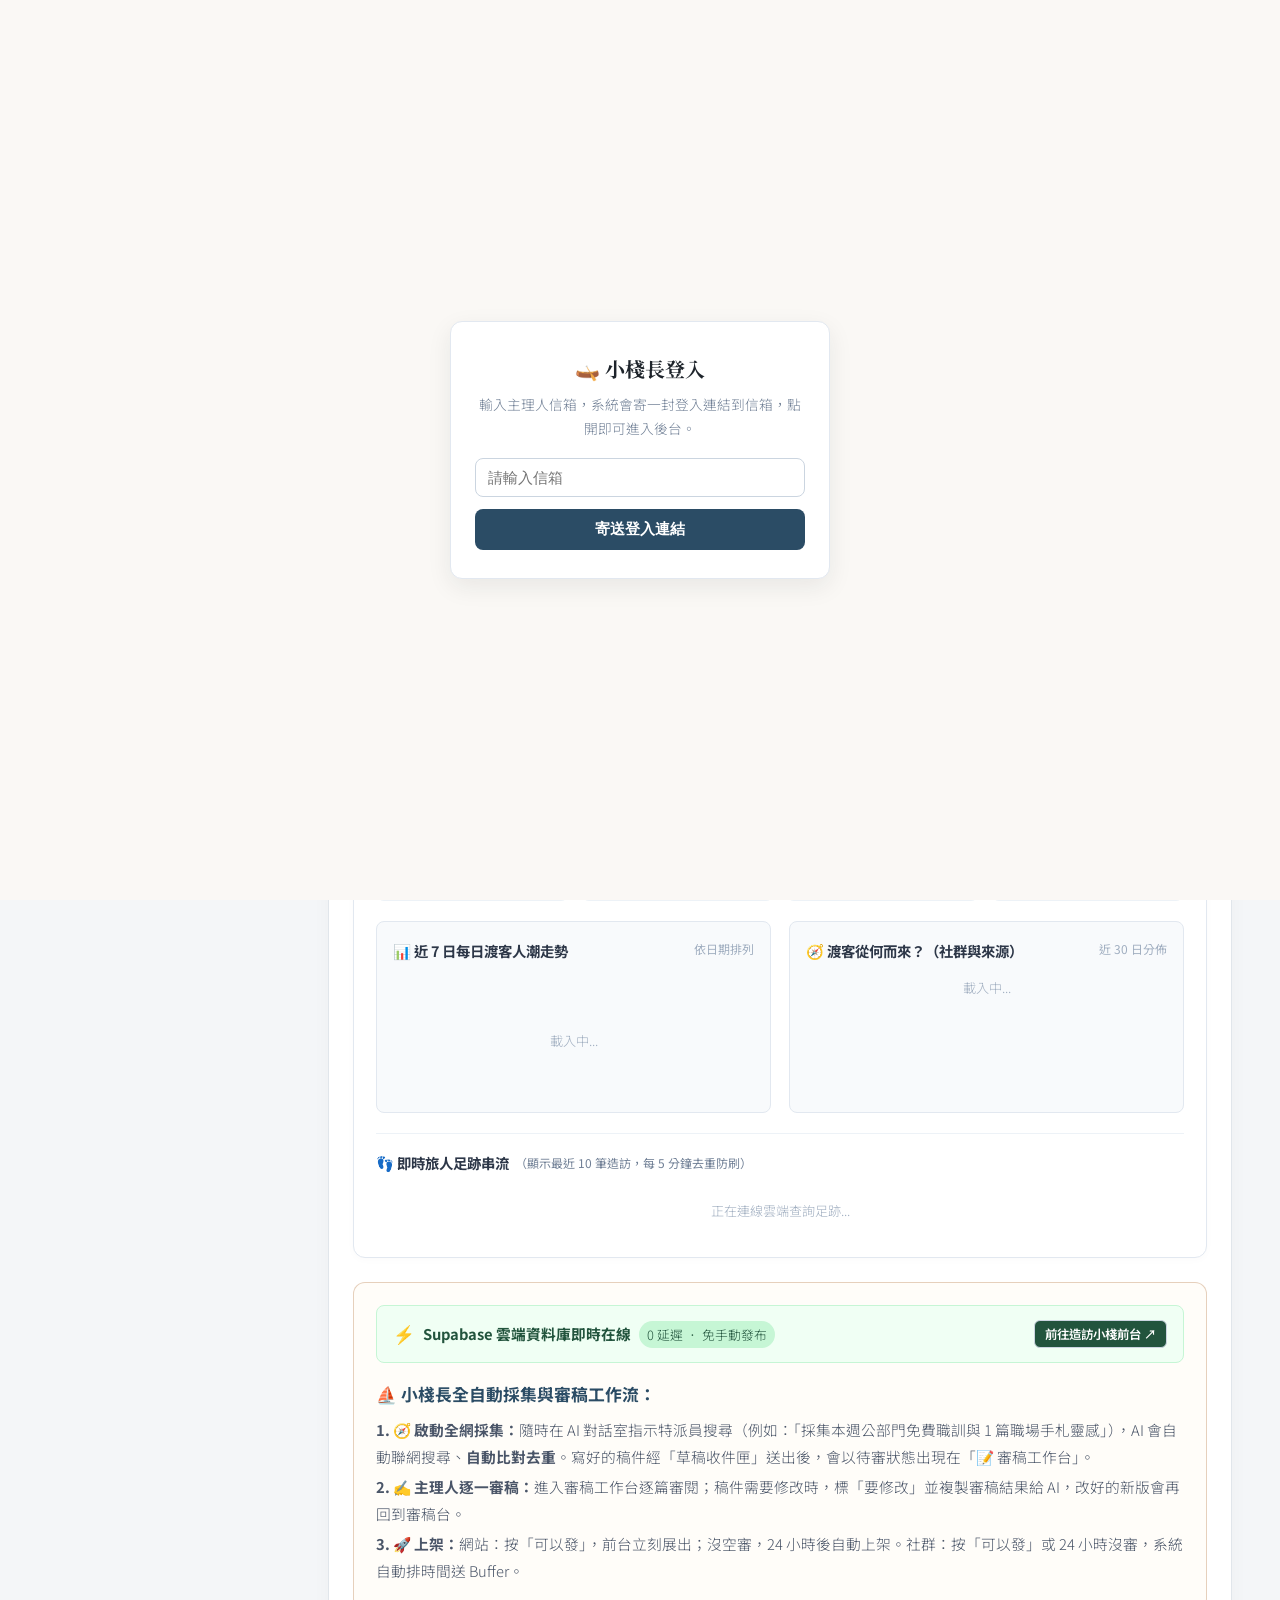
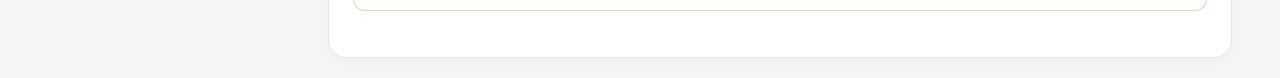
<file: admin.html>
<!DOCTYPE html>
<html lang="zh-TW">
<head>
  <meta charset="UTF-8">
  <meta name="viewport" content="width=device-width, initial-scale=1.0">
  <meta name="robots" content="noindex, nofollow">
  <title>望舟小棧｜真實營運管理後台</title>
  <link rel="preconnect" href="https://fonts.googleapis.com">
  <link rel="preconnect" href="https://fonts.gstatic.com" crossorigin>
  <link href="https://fonts.googleapis.com/css2?family=Noto+Sans+TC:wght@300;400;500;700&family=Noto+Serif+TC:wght@600;700&display=swap" rel="stylesheet">
  <link rel="stylesheet" href="./styles.css?v=20261109">
  <style>
    :root {
      --admin-bg: #F4F6F8;
      --admin-card: #FFFFFF;
      --admin-border: #E1E6EB;
      --admin-primary: #2B4C65;
      --admin-accent: #B87D4B;
    }

    body {
      background-color: var(--admin-bg);
      background-image: none;
      font-family: 'Noto Sans TC', sans-serif;
      color: #1E242B;
    }

    .admin-header {
      background: #1C2127;
      color: #FFF;
      padding: 16px 36px;
      display: flex;
      justify-content: space-between;
      align-items: center;
      box-shadow: 0 4px 16px rgba(0,0,0,0.1);
    }

    .admin-brand {
      display: flex;
      align-items: baseline;
      gap: 12px;
    }

    .admin-brand h1 {
      font-family: 'Noto Serif TC', serif;
      font-size: 1.25rem;
      letter-spacing: 0.08em;
    }

    .admin-actions {
      display: flex;
      gap: 12px;
      align-items: center;
    }

    .btn-front-preview {
      background: rgba(255, 255, 255, 0.15);
      color: #FFF;
      border: 1px solid rgba(255, 255, 255, 0.3);
      padding: 6px 16px;
      border-radius: 99px;
      font-size: 0.85rem;
      text-decoration: none;
      transition: background 0.2s;
    }

    .btn-front-preview:hover {
      background: rgba(255, 255, 255, 0.25);
    }

    .btn-export-data {
      background: var(--admin-accent);
      color: #FFF;
      border: none;
      padding: 7px 18px;
      border-radius: 99px;
      font-size: 0.86rem;
      cursor: pointer;
      font-weight: 500;
      box-shadow: 0 2px 8px rgba(184, 125, 75, 0.4);
      transition: opacity 0.2s;
    }

    .btn-export-data:hover {
      opacity: 0.9;
    }

    .admin-layout {
      max-width: 1560px;
      width: 95%;
      margin: 20px auto;
      padding: 0 16px;
      display: grid;
      grid-template-columns: 260px minmax(0, 1fr);
      gap: 20px;
      align-items: start;
    }

    .admin-table-container {
      width: 100%;
      max-width: 100%;
      overflow-x: auto;
      -webkit-overflow-scrolling: touch;
      margin-top: 10px;
      border: 1px solid var(--admin-border);
      border-radius: 8px;
      background: #FFF;
      box-shadow: 0 1px 3px rgba(0,0,0,0.02);
    }

    /* 增強可視性與滑動體驗之橫向滾動條 */
    .admin-table-container::-webkit-scrollbar {
      height: 9px;
    }
    .admin-table-container::-webkit-scrollbar-track {
      background: #F1F5F9;
      border-radius: 6px;
    }
    .admin-table-container::-webkit-scrollbar-thumb {
      background: #CBD5E1;
      border-radius: 6px;
      border: 2px solid #F1F5F9;
    }
    .admin-table-container::-webkit-scrollbar-thumb:hover {
      background: #94A3B8;
    }

    @media (max-width: 900px) {
      .admin-layout {
        grid-template-columns: 1fr;
      }
    }

    @media (max-width: 768px) {
      .admin-header {
        padding: 14px 16px;
        flex-direction: column;
        align-items: stretch;
        gap: 12px;
      }
      .admin-brand {
        flex-direction: column;
        gap: 4px;
      }
      .admin-actions {
        flex-wrap: wrap;
        gap: 8px;
      }
      .admin-actions button,
      .admin-actions a {
        flex: 1 1 calc(50% - 8px);
        text-align: center;
        justify-content: center;
        font-size: 0.82rem;
        padding: 8px 10px;
      }
      .admin-layout {
        margin: 16px auto;
        padding: 0 12px;
        gap: 16px;
      }
      .admin-nav {
        flex-direction: row;
        overflow-x: auto;
        -webkit-overflow-scrolling: touch;
        padding: 8px;
        gap: 6px;
      }
      .admin-nav-item {
        white-space: nowrap;
        padding: 8px 14px;
        font-size: 0.85rem;
        flex-shrink: 0;
      }
      .admin-panel {
        padding: 18px 14px;
        border-radius: var(--radius-md);
      }
      .stat-cards-grid {
        grid-template-columns: repeat(2, 1fr);
        gap: 10px;
      }
      .stat-card {
        padding: 14px;
      }
      .stat-num {
        font-size: 1.5rem;
      }
      .update-time-box {
        padding: 14px;
      }
    }

    @media (max-width: 480px) {
      .stat-cards-grid {
        grid-template-columns: 1fr;
      }
      .admin-actions button,
      .admin-actions a {
        flex: 1 1 100%;
      }
    }

    /* 側邊導航 */
    .admin-nav {
      background: var(--admin-card);
      border: 1px solid var(--admin-border);
      border-radius: var(--radius-md);
      padding: 12px;
      display: flex;
      flex-direction: column;
      gap: 4px;
      box-shadow: 0 2px 10px rgba(0,0,0,0.02);
    }

    .admin-nav-item {
      padding: 11px 14px;
      border-radius: 8px;
      font-size: 0.9rem;
      color: #4A5568;
      cursor: pointer;
      transition: all 0.2s;
      display: flex;
      align-items: center;
      gap: 10px;
      white-space: nowrap !important;
      word-break: keep-all !important;
    }

    .admin-nav-item span:nth-child(2) {
      white-space: nowrap !important;
      word-break: keep-all !important;
    }

    .admin-nav-item:hover {
      background: #F0F4F8;
      color: var(--admin-primary);
    }

    .admin-nav-item.active {
      background: var(--admin-primary);
      color: #FFF;
      font-weight: 500;
    }

    /* 內容工作區 */
    .admin-panel {
      background: var(--admin-card);
      border: 1px solid var(--admin-border);
      border-radius: var(--radius-lg);
      padding: 22px 24px;
      box-shadow: 0 4px 20px rgba(0,0,0,0.03);
      display: none;
      min-width: 0;
      max-width: 100%;
    }

    .admin-panel.active {
      display: block;
      animation: fadeIn 0.25s ease;
    }

    .panel-header {
      display: flex;
      justify-content: space-between;
      align-items: center;
      margin-bottom: 20px;
      padding-bottom: 14px;
      border-bottom: 1px solid var(--admin-border);
      flex-wrap: wrap;
      gap: 12px;
    }

    .panel-title {
      font-family: 'Noto Serif TC', serif;
      font-size: 1.35rem;
      color: #1A202C;
    }

    .btn-create-item {
      background: var(--admin-primary);
      color: #FFF;
      border: none;
      padding: 8px 18px;
      border-radius: 8px;
      font-size: 0.88rem;
      cursor: pointer;
      display: inline-flex;
      align-items: center;
      gap: 6px;
    }

    .btn-create-item:hover {
      background: #1E374B;
    }

    /* 表格樣式 */
    .admin-table {
      width: 100%;
      min-width: 680px;
      border-collapse: collapse;
      font-size: 0.88rem;
    }

    #panel-social .admin-table {
      min-width: 960px;
    }

    .admin-table th {
      background: #F8FAFC;
      color: #4A5568;
      font-weight: 600;
      text-align: left;
      padding: 12px 14px;
      border-bottom: 2px solid var(--admin-border);
    }

    .admin-table td {
      padding: 14px;
      border-bottom: 1px solid var(--admin-border);
      vertical-align: middle;
    }

    .admin-table tr:hover {
      background: #FAFBFC;
    }

    .table-actions {
      display: flex;
      flex-wrap: wrap;
      gap: 6px;
      align-items: center;
    }

    .wz-open-btn { display:inline-flex; align-items:center; min-height:40px; text-decoration:none; color:#2B4C65; border-color:#2B4C65; }
    .wz-url-row { display:flex; gap:8px; align-items:stretch; }
    .wz-url-row input { flex:1 1 auto; min-width:0; padding-right:18px; text-overflow:ellipsis; }
    .wz-url-open { flex:0 0 auto; display:inline-flex; align-items:center; justify-content:center; padding:0 16px; border:1px solid #2B4C65; border-radius:8px; background:#2B4C65; color:#FAF8F5; font-family:inherit; font-size:0.9rem; cursor:pointer; white-space:nowrap; }
    .wz-url-open:disabled { background:#E2E8F0; border-color:#E2E8F0; color:#A0AEC0; cursor:not-allowed; }
    .wz-url-hint { margin-top:4px; font-size:0.82rem; color:#8F5E32; }
    .wz-url-hint[hidden] { display:none; }
    .wz-url-fix { margin-left:8px; padding:2px 10px; font-size:0.78rem; border:1px solid #8F5E32; border-radius:99px; background:#FFF; color:#8F5E32; cursor:pointer; font-family:inherit; }
    .wz-audit-urls { margin-top:4px; font-size:0.8rem; color:#4A5568; }
    .wz-audit-urls[hidden] { display:none; }
    .wz-audit-urls a { margin-right:10px; }
    .wz-src-box { margin:0 0 12px; }
    .wz-src-title { font-size:0.8rem; color:#718096; margin-bottom:6px; }
    .wz-src-row { display:flex; align-items:center; gap:10px; flex-wrap:wrap; }
    .wz-src-main { display:inline-flex; align-items:center; min-height:40px; padding:0 16px; border-radius:8px; background:#2B4C65; color:#FAF8F5; text-decoration:none; font-size:0.9rem; white-space:nowrap; }
    .wz-src-main.is-off { background:#E2E8F0; color:#A0AEC0; cursor:not-allowed; }
    .wz-src-url { font-size:0.85rem; color:#2B4C65; text-decoration:underline; overflow-wrap:anywhere; min-width:0; }
    .wz-src-muted { font-size:0.85rem; color:#718096; }
    .wz-src-edit { border:0; background:none; color:#B87D4B; font-size:0.84rem; cursor:pointer; font-family:inherit; padding:6px 4px; }
    .wz-src-input { flex:1 1 260px; min-width:0; padding:9px 12px; border:1px solid #CBD5E0; border-radius:8px; font-family:inherit; font-size:0.88rem; }
    .wz-src-save { min-height:40px; padding:0 16px; border:0; border-radius:8px; background:#2B4C65; color:#FAF8F5; font-family:inherit; font-size:0.88rem; cursor:pointer; }
    .wz-src-cancel { min-height:40px; padding:0 12px; border:0; background:none; color:#718096; font-family:inherit; font-size:0.88rem; cursor:pointer; }
    .wz-src-note { font-size:0.82rem; color:#718096; }
    .wz-src-note.is-ok { color:#466D56; }
    .wz-src-note.is-warn { color:#8F5E32; }
    .desk-tab-wrap { display:flex; flex-direction:column; gap:4px; min-width:0; }
    .desk-tab-wrap > .btn-table-sm { min-height:44px; font-size:0.92rem; }
    .desk-tab-sub { font-size:0.76rem; color:#718096; padding-left:2px; }
    .desk-tab-badge { background:#2B4C65; color:#FFF; font-size:0.72rem; padding:1px 7px; border-radius:99px; margin-left:4px; font-weight:700; }
    .desk-section-title { font-size:1rem; color:#2D3748; margin:0 0 10px; }
    .social-stages { display:flex; align-items:center; gap:8px; flex-wrap:wrap; background:#FFF; border:1px solid #E2E8F0; border-radius:10px; padding:10px 14px; margin-bottom:12px; }
    .social-stages .stage-count { font-weight:700; color:#2B4C65; font-size:0.9rem; margin-right:6px; }
    .social-stages .stage-btn { border:0; background:none; cursor:pointer; font:inherit; font-size:0.86rem; color:#718096; padding:6px 4px; min-height:36px; }
    .social-stages .stage-btn.is-on { color:#2B4C65; font-weight:700; }
    .social-stages .stage-line { color:#CBD5E0; letter-spacing:-2px; }
    @media (max-width: 600px) { .desk-tab-wrap { flex:1 1 100%; } .social-stages { gap:2px 6px; padding:8px 10px; } .social-stages .stage-count { margin-right:2px; } .social-stages .stage-btn { font-size:0.8rem; padding:6px 2px; } .social-stages .stage-line { display:none; } }
    .desk-status { margin-left:auto; font-size:0.82rem; font-weight:600; color:#4A6580; }
    .desk-status.is-soon { color:#B87D4B; }
    .desk-status.is-paused { color:#718096; font-weight:500; }
    .desk-status.is-hold { background:#FDF3E7; color:#8F5C30; border:1px solid #E8C9A0; border-radius:6px; padding:2px 8px; }
    .desk-card-hold { border-left:3px solid #B87D4B !important; }
    .desk-sub-note { font-size:0.75rem; color:#718096; margin:-6px 0 10px; }
    .hold-dot { color:#B87D4B; }
    .auto-bar { display:flex; align-items:center; gap:6px 14px; flex-wrap:wrap; background:#FFF; border:1px solid #E2E8F0; border-radius:10px; padding:8px 14px; margin-bottom:10px; font-size:0.84rem; color:#718096; }
    .auto-bar.is-off { background:#F7FAFC; color:#A0AEC0; }
    .auto-bar.is-stale { background:#FDF3E7; border-color:#E8C9A0; color:#8F5C30; }
    .auto-bar .auto-name { font-weight:600; color:#2D3748; }
    .auto-bar.is-off .auto-name { color:#718096; }
    .auto-skips { flex-basis:100%; font-size:0.78rem; color:#718096; }
    .auto-skips summary { cursor:pointer; }
    .auto-skips div { margin-top:4px; line-height:1.7; }
    .breaker-box { background:#FFF5F5; border:1px solid #FEB2B2; border-left:4px solid #C53030; border-radius:10px; padding:10px 14px; margin-bottom:10px; font-size:0.86rem; color:#742A2A; }
    .breaker-head { font-weight:700; }
    .breaker-row { display:flex; align-items:center; gap:8px; flex-wrap:wrap; margin-top:8px; }
    .breaker-title { flex:1 1 200px; min-width:0; color:#2D3748; }
    .desk-fail-note { font-size:0.82rem; color:#C53030; margin:0 0 10px; }
    .btn-submit-action.is-muted { opacity:0.85; }
    .auto-toggle { border:1px solid #CBD5E0; background:#FFF; border-radius:999px; padding:3px 12px; font:inherit; font-size:0.82rem; cursor:pointer; min-height:32px; color:#466D56; }
    .auto-toggle.is-off { color:#718096; }
    .auto-saved { font-size:0.78rem; color:#466D56; }
    .auto-note { flex:1 1 auto; min-width:0; }
    @media (max-width:600px) { .desk-status { flex-basis:100%; margin-left:0; } .auto-note { flex-basis:100%; } }
    .spot-box { background:#FFF; border:1px solid #E2E8F0; border-radius:10px; padding:8px 14px; margin-bottom:12px; }
    .spot-box > summary { cursor:pointer; font-weight:600; font-size:0.88rem; color:#2D3748; min-height:32px; display:flex; align-items:center; }
    .spot-row { display:flex; align-items:center; gap:6px 10px; flex-wrap:wrap; padding:8px 0; border-top:1px solid #EDF2F7; font-size:0.84rem; }
    .spot-row.is-done { color:#A0AEC0; }
    .spot-title { flex:1 1 220px; min-width:0; display:-webkit-box; -webkit-line-clamp:2; -webkit-box-orient:vertical; overflow:hidden; color:#2D3748; }
    .spot-row.is-done .spot-title { color:#A0AEC0; }
    .spot-time { color:#718096; white-space:nowrap; font-size:0.78rem; }
    .spot-btns { display:flex; gap:6px; flex-wrap:wrap; }
    .spot-note { color:#718096; font-size:0.8rem; }
    @media (max-width:600px) { .spot-btns { flex-basis:100%; } .spot-btns .btn-table-sm { flex:1 1 calc(50% - 6px); min-height:44px; text-align:center; justify-content:center; } }
    .rep-flag { border:1px solid #F0C9A0; background:#FDF3E7; color:#8F5C30; border-radius:999px; font:inherit; font-size:0.78rem; padding:1px 10px; cursor:pointer; margin-left:6px; min-height:24px; }
    .rep-panel { background:#FFF; border:1px solid #EBD3B4; border-radius:8px; padding:8px 12px; margin:6px 0 10px; font-size:0.82rem; line-height:1.7; color:#2D3748; font-weight:normal; }
    .rep-panel .rep-row { color:#4A5568; }
    .desk-row { display:grid; grid-template-columns:8em minmax(0,1fr); gap:0 4px; }
    @media (max-width: 600px) { .desk-row { grid-template-columns:minmax(0,1fr); margin-bottom:6px; } }
    .btn-table-sm {
      background: #EDF2F7;
      border: 1px solid #CBD5E0;
      padding: 5px 10px;
      border-radius: 6px;
      font-size: 0.78rem;
      cursor: pointer;
      color: #2D3748;
      white-space: nowrap !important;
      word-break: keep-all !important;
      display: inline-flex;
      align-items: center;
      gap: 4px;
      line-height: 1.35;
      text-decoration: none;
    }

    .btn-table-sm:hover {
      background: #E2E8F0;
    }

    .btn-table-sm.active {
      background: var(--admin-primary);
      color: #FFF;
      border-color: var(--admin-primary);
    }

    .btn-table-convert {
      background: #EBF8FF;
      color: #2B6CB0;
      border-color: #BEE3F8;
      font-weight: 600;
    }

    .btn-table-convert:hover {
      background: #BEE3F8;
    }

    .btn-table-delete {
      color: #E53E3E;
      border-color: #FEB2B2;
      background: #FFF5F5;
    }

    .btn-table-delete:hover {
      background: #FED7D7;
    }

    /* 審核箱標籤與狀態樣式 */
    .sub-badge {
      display: inline-block;
      font-size: 0.72rem;
      padding: 2px 8px;
      border-radius: 4px;
      font-weight: 600;
      white-space: nowrap;
    }
    .sub-badge-course { background: #EBF8FF; color: #2B6CB0; border: 1px solid #BEE3F8; }
    .sub-badge-story  { background: #FEFCBF; color: #744210; border: 1px solid #FAF089; }
    .sub-badge-letter { background: #EDF2F7; color: #4A5568; border: 1px solid #E2E8F0; }
    .sub-badge-error  { background: #FED7D7; color: #9B2C2C; border: 1px solid #FEB2B2; }
    .sub-badge-quote  { background: #F0FFF4; color: #22543D; border: 1px solid #C6F6D5; }

    .sub-status-unread {
      display: inline-block;
      font-size: 0.7rem;
      padding: 1px 7px;
      border-radius: 99px;
      background: #FFF5F5;
      color: #E53E3E;
      border: 1px solid #FEB2B2;
      font-weight: 600;
      margin-left: 4px;
    }
    .sub-status-reviewed {
      display: inline-block;
      font-size: 0.7rem;
      padding: 1px 7px;
      border-radius: 99px;
      background: #F7FAFC;
      color: #718096;
      border: 1px solid #E2E8F0;
      margin-left: 4px;
    }

    /* 狀態卡片 */
    .stat-cards-grid {
      display: grid;
      grid-template-columns: repeat(auto-fit, minmax(200px, 1fr));
      gap: 16px;
      margin-bottom: 28px;
    }

    .stat-card {
      background: #F8FAFC;
      border: 1px solid var(--admin-border);
      border-radius: var(--radius-md);
      padding: 20px;
    }

    .stat-num {
      font-size: 1.8rem;
      font-weight: 700;
      color: var(--admin-primary);
      margin-top: 6px;
    }

    .stat-desc {
      font-size: 0.82rem;
      color: #718096;
    }

    .update-time-box {
      background: #FFFDF9;
      border: 1px solid rgba(184, 125, 75, 0.3);
      border-radius: var(--radius-md);
      padding: 20px;
      margin-bottom: 28px;
      display: flex;
      justify-content: space-between;
      align-items: center;
      flex-wrap: wrap;
      gap: 14px;
    }

    .time-badge {
      font-family: monospace;
      font-size: 1.1rem;
      font-weight: 700;
      color: var(--admin-accent);
      background: rgba(184, 125, 75, 0.1);
      padding: 4px 12px;
      border-radius: 6px;
    }
  </style>
  <style>
    /* 主理人登入閘門：未登入前完全蓋住後台 */
    .mkt-class { margin-top:12px; background:#FFF; border:1px dashed #D9D2C7; border-radius:8px; }
    .mkt-class summary { list-style:none; cursor:pointer; min-height:44px; padding:0 14px; display:flex; align-items:center; gap:10px; font-size:0.84rem; color:#2B4C65; font-weight:600; white-space:nowrap; }
    .mkt-class summary::-webkit-details-marker { display:none; }
    .mkt-title { overflow:hidden; text-overflow:ellipsis; min-width:0; }
    .mkt-hint { margin-left:auto; font-weight:400; font-size:0.74rem; color:#A0AEC0; }
    .mkt-arrow { transition:transform 0.2s; flex-shrink:0; }
    .mkt-class[open] .mkt-arrow { transform:rotate(180deg); }
    .mkt-body { padding:4px 14px 14px; font-size:0.84rem; line-height:1.7; color:inherit; white-space:pre-wrap; border-top:1px solid #EDE8E0; padding-top:10px; }
    @media (max-width:600px) { .mkt-hint, .mkt-sub { display:none; } .mkt-arrow { margin-left:auto; } }
    @media (max-width:600px) { .review-decision-grid { grid-template-columns:1fr !important; } .review-decision-grid button { min-height:44px; white-space:nowrap; border-radius:8px; } }
    .course-top-grid { display:grid; grid-template-columns:1fr 1fr; gap:12px; }
    @media (max-width:480px) { .course-top-grid { grid-template-columns:1fr; gap:0; } }
    /* 課程列表：補充狀態標籤、「更多」收納 */
    .row-tag { display:inline-block; font-size:0.72rem; font-weight:600; padding:2px 8px; border-radius:4px; white-space:nowrap; }
    .tag-redo, .tag-bell { background:#FEFCBF; color:#744210; border:1px solid #FAF089; }
    .tag-new { background:#EBF8FF; color:#2B6CB0; border:1px solid #BEE3F8; }
    .tag-wait { background:#EDF2F7; color:#4A5568; border:1px solid #CBD5E0; }
    .row-sub { margin-top:6px; display:flex; gap:6px; align-items:center; flex-wrap:wrap; }
    .row-note { flex:1 1 100%; max-width:220px; font-size:0.76rem; color:#744210; overflow:hidden; text-overflow:ellipsis; white-space:nowrap; min-width:0; }
    .stack-table th, .stack-table td { padding-left:10px; padding-right:10px; }
    .stack-table td.name { max-width:240px; }
    .stack-table td.region, .stack-table td.cost { min-width:7em; max-width:200px; }
    .stack-table td.actions { min-width:150px; }
    .row-more { display:inline-block; }
    .row-more summary { list-style:none; cursor:pointer; }
    .row-more summary::-webkit-details-marker { display:none; }
    .row-more[open] { flex-basis:100%; }
    .row-more-menu { display:flex; gap:6px; flex-wrap:wrap; margin-top:6px; }
    /* 課程管理：篩選列 */
    .cf-bar { display:flex; gap:8px; flex-wrap:wrap; align-items:center; margin:0 0 6px; }
    .cf-search { flex:1 1 200px; max-width:420px; min-width:0; min-height:40px; padding:8px 12px; border:1px solid var(--admin-border); border-radius:8px; font-size:0.92rem; background:#FFF; }
    .cf-toggle { display:none; min-height:40px; }
    .cf-selects { display:flex; gap:8px; flex-wrap:wrap; }
    .cf-selects select { min-height:40px; padding:6px 6px; border:1px solid var(--admin-border); border-radius:8px; background:#FFF; font-size:0.88rem; max-width:100%; }
    .cf-result { display:flex; gap:12px; align-items:center; font-size:0.8rem; color:#718096; min-height:28px; margin-bottom:4px; }
    .cf-clear { background:none; border:0; color:#2B6CB0; cursor:pointer; font-size:0.8rem; padding:6px 4px; min-height:32px; text-decoration:underline; }
    .row-handed { background:#EDF2F7; color:#4A5568; border:1px solid #CBD5E0; }
    .row-ai-edited { background:#F0FFF4; color:#22543D; border:1px solid #C6F6D5; }
    .row-meta-m { display:none; }
    .cell-actions-more { margin-left:auto; }
    /* 審稿台：交給 AI 修改中（收合區） */
    .handed-box { margin-top:18px; border:1px solid #E2E8F0; border-radius:10px; background:#F7FAFC; }
    .handed-box > summary { cursor:pointer; padding:12px 14px; font-size:0.9rem; font-weight:600; color:#4A5568; list-style:none; min-height:44px; box-sizing:border-box; }
    .handed-box > summary::-webkit-details-marker { display:none; }
    .handed-box > summary::before { content:'▸ '; }
    .handed-box[open] > summary::before { content:'▾ '; }
    .handed-row { display:flex; gap:10px; align-items:center; padding:8px 14px; border-top:1px solid #E2E8F0; font-size:0.86rem; flex-wrap:wrap; }
    .handed-row .handed-title { flex:1 1 200px; min-width:0; overflow-wrap:anywhere; }
    .handed-row .handed-when { color:#718096; font-size:0.78rem; white-space:nowrap; }
    @media (max-width:768px) {
      .cf-toggle { display:inline-flex; }
      .cf-selects { display:none; width:100%; display:none; }
      .cf-selects.open { display:grid; grid-template-columns:1fr 1fr; }
      .cf-selects select { width:100%; }
      .cf-search { flex:1 1 100%; max-width:none; }
      .stack-table td.region, .stack-table td.cost { display:none; }
      .stack-table .row-meta-m { display:block; font-size:0.8rem; color:#4A5568; margin-top:2px; }
      .stack-table .row-provider, .stack-table .row-hide-m { display:none; }
      .stack-table td.actions .table-actions { flex-wrap:wrap; }
      .stack-table td.actions .row-more { margin-left:auto; }
      .stack-table td.actions .row-more[open] { margin-left:0; }
      .handed-row .handed-when { flex:1 1 auto; }
    }
    /* 課程新版審稿卡：舊新並排 */
    .rev-card { background:#FAF8F5; border:1px solid #E2E8F0; border-radius:12px; padding:18px; margin-bottom:16px; }
    .rev-diff { border:1px solid #E2E8F0; border-radius:8px; background:#FFF; overflow:hidden; font-size:0.86rem; line-height:1.7; }
    .rev-row { display:grid; grid-template-columns:9em minmax(0,1fr) minmax(0,1fr); gap:0; border-top:1px solid #EDF2F7; }
    .rev-row:first-child { border-top:0; }
    .rev-row > div { padding:8px 12px; white-space:pre-wrap; overflow-wrap:anywhere; }
    .rev-head > div { background:#F8FAFC; font-weight:600; color:#4A5568; font-size:0.8rem; }
    .rev-name { color:#718096; }
    .rev-new { background:#F0FFF4; }
    .rev-lab { display:none; font-size:0.74rem; color:#718096; }
    .rev-empty { color:#A0AEC0; }
    @media (max-width:600px) {
      .rev-head { display:none; }
      .rev-row { grid-template-columns:minmax(0,1fr); }
      .rev-row > div { padding:4px 12px; }
      .rev-name { padding-top:8px !important; font-weight:600; color:#2D3748; }
      .rev-lab { display:block; }
    }
    /* 後台課程列表：手機改成一門課一張卡（要放在 .admin-table 基本規則之後） */
    @media (max-width:768px) {
      .stack-table { min-width:0 !important; display:block; }
      .stack-table thead { display:none; }
      .stack-table tbody { display:block; padding:2px 0; }
      .stack-table tr { display:grid; grid-template-columns:minmax(0,1fr) auto; gap:8px 10px; border:1px solid var(--admin-border); border-radius:10px; padding:12px; margin:10px; background:#FFF; }
      .stack-table td { border:0; padding:0; min-width:0; overflow-wrap:anywhere; }
      .stack-table td * { min-width:0; }
      .stack-table td.status { grid-column:1; grid-row:1; }
      .stack-table td.deadline { grid-column:2; grid-row:1; text-align:right; }
      .stack-table td.name { grid-column:1 / -1; grid-row:2; }
      .stack-table td.region { grid-column:1 / -1; grid-row:3; color:#4A5568; white-space:normal; }
      .stack-table td.cost { grid-column:1 / -1; grid-row:4; color:#4A5568; white-space:normal; }
      .stack-table td.actions { grid-column:1 / -1; grid-row:5; }
      .stack-table td.stack-empty { grid-column:1 / -1; }
      .stack-table td { padding-left:0; padding-right:0; }
      .stack-table td.name, .stack-table td.actions { max-width:none; min-width:0; }
      .row-note { max-width:100%; }
      .stack-table .btn-table-sm { min-height:40px; }
    }
    .auth-gate {
      position: fixed; inset: 0; z-index: 100000;
      display: flex; align-items: center; justify-content: center;
      background: #FAF8F5; padding: 16px;
    }
    .auth-gate[hidden] { display: none; }
    .auth-card {
      width: 100%; max-width: 380px; background: #FFF;
      border: 1px solid #E2E8F0; border-radius: 12px; padding: 28px 24px;
      box-shadow: 0 8px 24px rgba(30, 36, 43, 0.08); text-align: center;
    }
    .auth-card h2 { font-family: 'Noto Serif TC', serif; color: #1E242B; font-size: 1.25rem; margin: 0 0 6px; }
    .auth-card p { color: #718096; font-size: 0.86rem; line-height: 1.7; margin: 0 0 18px; }
    .auth-card input {
      width: 100%; box-sizing: border-box; padding: 10px 12px; font-size: 0.95rem;
      border: 1px solid #CBD5E0; border-radius: 8px; margin-bottom: 12px;
    }
    .auth-card button {
      width: 100%; padding: 10px; border: none; border-radius: 8px; cursor: pointer;
      background: #2B4C65; color: #FFF; font-size: 0.95rem; font-weight: 600;
    }
    .auth-card button:disabled { opacity: 0.6; cursor: wait; }
    .auth-msg { min-height: 1.4em; font-size: 0.84rem; margin-top: 12px; color: #466D56; }
    .auth-msg:empty { display: none; }
    .auth-msg.error { color: #C53030; }

    /* IG 圖卡縮圖列與燈箱 */
    .desk-post-grid { display: grid; grid-template-columns: minmax(260px, 1fr) minmax(420px, 1.4fr); gap: 10px; align-items: start; }
    .desk-post-grid > div { min-width: 0; }
    @media (max-width: 640px) { .desk-post-grid { grid-template-columns: 1fr; } }
    .ig-strip { margin-bottom: 10px; }
    .ig-strip-count { font-size: 0.78rem; color: #718096; margin-bottom: 6px; }
    .ig-strip-count.over { color: #C53030; font-weight: 600; }
    .ig-strip-row { display: flex; gap: 8px; overflow-x: auto; scroll-snap-type: x proximity; padding-bottom: 4px; }
    .ig-thumb { flex: 0 0 84px; scroll-snap-align: start; text-align: center; background: none; border: 0; padding: 0; cursor: zoom-in; font-size: 0.72rem; color: #718096; font-family: inherit; }
    .ig-thumb img { display: block; width: 84px; aspect-ratio: 4 / 5; object-fit: cover; border-radius: 6px; border: 1px solid #E2E8F0; background: #F7FAFC; margin-bottom: 2px; }
    .ig-empty { border: 1.5px dashed #D69E2E; border-radius: 8px; color: #8F5C30; padding: 14px; text-align: center; font-size: 0.85rem; margin-bottom: 10px; }
    .ig-lightbox { position: fixed; inset: 0; z-index: 3000; background: rgba(15, 20, 26, 0.96); display: none; flex-direction: column; align-items: center; justify-content: center; }
    .ig-lightbox.open { display: flex; }
    .ig-lb-stage { position: relative; display: flex; align-items: center; justify-content: center; width: 100%; flex: 1; min-height: 0; touch-action: pan-y; }
    .ig-lb-stage img { max-height: 85vh; max-width: min(92vw, 720px); object-fit: contain; border-radius: 4px; }
    .ig-lb-btn { position: absolute; background: rgba(20, 26, 34, 0.75); border: 1px solid rgba(255, 255, 255, 0.5) !important; color: #FFF; border: 0; border-radius: 50%; width: 48px; height: 48px; font-size: 2.1rem; cursor: pointer; line-height: 1; }
    .ig-lb-prev { left: 12px; top: 50%; transform: translateY(-50%); }
    .ig-lb-next { right: 12px; top: 50%; transform: translateY(-50%); }
    .ig-lb-close { right: 12px; top: 12px; width: 44px; height: 44px; font-size: 1.2rem; }
    .ig-lb-foot { color: #E2E8F0; font-size: 0.9rem; padding: 10px 0 18px; text-align: center; }
    .ig-lb-dots { display: flex; gap: 8px; justify-content: center; margin-top: 8px; }
    .ig-lb-dots button { width: 10px; height: 10px; border-radius: 50%; border: 0; padding: 0; background: rgba(255, 255, 255, 0.35); cursor: pointer; }
    .ig-lb-dots button.on { background: #B87D4B; }
  </style>
</head>
<body>

  <!-- 🔐 主理人登入閘門（Supabase Auth Email 登入連結） -->
  <div id="authGate" class="auth-gate">
    <div class="auth-card">
      <h2>🛶 小棧長登入</h2>
      <p>輸入主理人信箱，系統會寄一封登入連結到信箱，點開即可進入後台。</p>
      <form id="authForm">
        <input type="email" id="authEmailInput" placeholder="請輸入信箱" autocomplete="email" required>
        <button type="submit" id="authSubmitBtn">寄送登入連結</button>
      </form>
      <div id="authMsg" class="auth-msg"></div>
    </div>
  </div>

  <!-- 後台頂部 -->
  <header class="admin-header">
    <div class="admin-brand">
      <h1>望舟小棧 ． 小棧長管理後台</h1>
      <span style="font-size:0.8rem; color:rgba(255,255,255,0.65);">真實營運管理控制台</span>
    </div>
    <div class="admin-actions">
      <div id="cloudStatusBadge" style="display:flex; align-items:center; gap:8px; background:rgba(72, 187, 120, 0.15); border:1px solid rgba(72, 187, 120, 0.4); color:#9AE6B4; padding:6px 14px; border-radius:99px; font-size:0.82rem; font-weight:500;">
        <span style="width:8px; height:8px; border-radius:50%; background:#48BB78; display:inline-block; box-shadow:0 0 8px #48BB78;"></span>
        <span>Supabase 雲端資料庫：即時在線</span>
      </div>
      <a href="./index.html" target="_blank" class="btn-front-preview" title="開啟望舟小棧前台網站">🌐 檢視小棧前台 ↗</a>
      <button class="btn-front-preview" onclick="refreshFromCloud()" title="從 Supabase 雲端資料庫立即同步最新數據">🔄 重新整理雲端</button>
      <button class="btn-front-preview" style="font-size:0.8rem; opacity:0.85;" onclick="exportDataJs()" title="離線備份並下載 data.js 檔案">💾 離線備份</button>
      <button class="btn-front-preview" style="font-size:0.8rem; opacity:0.85;" onclick="WangzhouAuth.signOut()" title="登出主理人帳號">🚪 登出</button>
    </div>
  </header>

  <div class="admin-layout">

    <!-- 側邊分頁導航（全新直觀架構：儀表板 ➔ 訪客收件 ➔ 手札隨筆 ➔ 社群排程 ➔ 課程活動 ➔ 漂浮棧板） -->
    <aside class="admin-nav">
      <div class="admin-nav-item active" data-panel="dashboard" onclick="switchPanel('dashboard', this)">
        <span>📊</span>
        <span>營運概況與時間</span>
      </div>
      <div class="admin-nav-item" data-panel="review" onclick="switchPanel('review', this)">
        <span>📝</span>
        <span>審稿工作台</span>
        <span id="badgeReviewPending" style="background:#2B4C65; color:#FFF; font-size:0.72rem; padding:1px 7px; border-radius:99px; margin-left:auto; font-weight:700; display:none;" title="待審總數">0</span>
      </div>
      <div class="admin-nav-item" data-panel="submissions" onclick="switchPanel('submissions', this)">
        <span>📬</span>
        <span>訪客投稿審核箱</span>
        <span id="badgeSubNavCount" style="background:#E53E3E; color:#FFF; font-size:0.72rem; padding:1px 7px; border-radius:99px; margin-left:auto; font-weight:700;">0</span>
      </div>
      <div class="admin-nav-item" data-panel="articles" onclick="switchPanel('articles', this)">
        <span>📖</span>
        <span>水岸手札隨筆</span>
        <span id="badgeArticleDraft" style="background:#D69E2E; color:#FFF; font-size:0.72rem; padding:1px 7px; border-radius:99px; margin-left:auto; font-weight:700; display:none;" title="待審核草稿數">0</span>
      </div>
      <div class="admin-nav-item" data-panel="social" onclick="switchPanel('social', this)">
        <span>📱</span>
        <span>社群貼文與排程</span>
        <span id="badgeSocialScheduled" style="background:#805AD5; color:#FFF; font-size:0.72rem; padding:1px 7px; border-radius:99px; margin-left:auto; font-weight:700; display:none;" title="待審或出錯的貼文數">0</span>
      </div>
      <div class="admin-nav-item" data-panel="courses" onclick="switchPanel('courses', this)">
        <span>📋</span>
        <span>課程活動管理</span>
        <span id="badgeCourseDraft" style="background:#D69E2E; color:#FFF; font-size:0.72rem; padding:1px 7px; border-radius:99px; margin-left:auto; font-weight:700; display:none;" title="待審核草稿數">0</span>
      </div>
      <div class="admin-nav-item" data-panel="planks" onclick="switchPanel('planks', this)">
        <span>🪵</span>
        <span>漂浮棧板短句</span>
      </div>
      <div class="admin-nav-item" data-panel="about" onclick="switchPanel('about', this)">
        <span>🌿</span>
        <span>關於望舟文案</span>
      </div>
    </aside>

    <!-- 主面板 1: 營運概況與維護時間 -->
    <main id="panel-dashboard" class="admin-panel active">
      <div class="panel-header">
        <h2 class="panel-title">小棧即時營運概況</h2>
      </div>

      <!-- 真實最後更新時間控制 -->
      <div class="update-time-box">
        <div>
          <strong style="color:#2D3748; font-size:1rem; display:block; margin-bottom:4px;">全站真實最後維護日期</strong>
          <span style="font-size:0.86rem; color:#718096;">此日期烙印在前台全站頁尾。只有當你在後台實際完成更動時才進行更新，誠實透明。</span>
        </div>
        <div style="display:flex; align-items:center; gap:12px;">
          <span id="currentStampDisplay" class="time-badge">2026 年 10 月 20 日</span>
          <button class="btn-table-sm" onclick="stampTodayDate()">🕒 標記為今日</button>
        </div>
      </div>

      <!-- 統計數據（一站掌握全站動態） -->
      <div class="stat-cards-grid" style="grid-template-columns: repeat(auto-fit, minmax(170px, 1fr));">
        <div class="stat-card" style="cursor:pointer;" onclick="switchPanel('submissions')">
          <div class="stat-desc">待審訪客投稿</div>
          <div id="statSubsCount" class="stat-num" style="color:#E53E3E;">0</div>
        </div>
        <div class="stat-card" style="cursor:pointer;" onclick="switchPanel('articles')">
          <div class="stat-desc">水岸手札篇數</div>
          <div id="statArticlesCount" class="stat-num">0</div>
        </div>
        <div class="stat-card" style="cursor:pointer;" onclick="switchPanel('social')">
          <div class="stat-desc">社群待發排程</div>
          <div id="statSocialCount" class="stat-num" style="color:#805AD5;">0</div>
        </div>
        <div class="stat-card" style="cursor:pointer;" onclick="switchPanel('courses')">
          <div class="stat-desc">上架課程活動</div>
          <div id="statCoursesCount" class="stat-num">0</div>
        </div>
        <div class="stat-card" style="cursor:pointer;" onclick="switchPanel('planks')">
          <div class="stat-desc">水面漂浮棧板</div>
          <div id="statPlanksCount" class="stat-num">0</div>
        </div>
        <div class="stat-card" style="cursor:pointer;" onclick="switchPanel('about')">
          <div class="stat-desc">關於望舟文案</div>
          <div class="stat-num" style="color:#285E61; font-size:1.35rem;">🌿 點擊微調</div>
        </div>
      </div>

      <!-- 🌊 水岸即時人潮與渡客足跡洞察（流量與社群來源分析） -->
      <div class="analytics-dashboard-box" style="background:#FFF; border:1px solid #E2E8F0; border-radius:12px; padding:22px; margin-bottom:24px; box-shadow:0 2px 8px rgba(0,0,0,0.02);">
        <div style="display:flex; justify-content:space-between; align-items:center; flex-wrap:wrap; gap:10px; margin-bottom:18px;">
          <div>
            <h3 style="margin:0 0 4px 0; font-size:1.1rem; color:#1A202C; display:flex; align-items:center; gap:8px;">
              <span>🌊</span>
              <span>水岸渡客人潮與流量洞察</span>
              <span style="font-size:0.75rem; background:#EBF8FF; color:#2B6CB0; padding:2px 8px; border-radius:99px; font-weight:600;">即時在線 ＆ 零個資追蹤</span>
            </h3>
            <p style="margin:0; font-size:0.84rem; color:#718096;">無聲記錄渡客停佇足跡，不收集 IP 與 Cookie，全方位掌握社群導流成效。</p>
          </div>
          <button class="btn-table-sm" onclick="loadAdminAnalytics()" title="重新計算最新流量數據">🔄 重新整理流量</button>
        </div>

        <!-- 四大流量指標卡 -->
        <div style="display:grid; grid-template-columns:repeat(auto-fit, minmax(140px, 1fr)); gap:12px; margin-bottom:20px;">
          <div style="background:#F7FAFC; border:1px solid #EDF2F7; border-radius:8px; padding:14px; text-align:center;">
            <div style="font-size:0.8rem; color:#718096; margin-bottom:4px;">🛶 當前在線渡客</div>
            <div id="metricOnlineNow" style="font-size:1.6rem; font-weight:700; color:#B87D4B;">0</div>
            <div style="font-size:0.72rem; color:#A0AEC0;">此時此刻在岸邊</div>
          </div>
          <div style="background:#F7FAFC; border:1px solid #EDF2F7; border-radius:8px; padding:14px; text-align:center;">
            <div style="font-size:0.8rem; color:#718096; margin-bottom:4px;">🌅 今日停佇人數</div>
            <div id="metricTodayVisitors" style="font-size:1.6rem; font-weight:700; color:#2B6CB0;">0</div>
            <div style="font-size:0.72rem; color:#A0AEC0;">今日獨立訪客</div>
          </div>
          <div style="background:#F7FAFC; border:1px solid #EDF2F7; border-radius:8px; padding:14px; text-align:center;">
            <div style="font-size:0.8rem; color:#718096; margin-bottom:4px;">📈 近 7 日累積造訪</div>
            <div id="metricWeekVisitors" style="font-size:1.6rem; font-weight:700; color:#2F855A;">0</div>
            <div style="font-size:0.72rem; color:#A0AEC0;">近一週停靠總次數</div>
          </div>
          <div style="background:#F7FAFC; border:1px solid #EDF2F7; border-radius:8px; padding:14px; text-align:center;">
            <div style="font-size:0.8rem; color:#718096; margin-bottom:4px;">📜 歷史總瀏覽數</div>
            <div id="metricTotalViews" style="font-size:1.6rem; font-weight:700; color:#4A5568;">0</div>
            <div style="font-size:0.72rem; color:#A0AEC0;">全站累計點閱</div>
          </div>
        </div>

        <!-- 兩欄分析：左欄 7 日人潮長條圖，右欄 水流社群來源 -->
        <div style="display:grid; grid-template-columns:repeat(auto-fit, minmax(280px, 1fr)); gap:18px; margin-bottom:20px;">
          <!-- 7 日人潮圖表 -->
          <div style="background:#F8FAFC; border:1px solid #E2E8F0; border-radius:8px; padding:16px;">
            <h4 style="margin:0 0 12px 0; font-size:0.9rem; color:#2D3748; display:flex; justify-content:space-between;">
              <span>📊 近 7 日每日渡客人潮走勢</span>
              <span style="font-size:0.75rem; color:#A0AEC0; font-weight:normal;">依日期排列</span>
            </h4>
            <div id="trendChartContainer" style="display:flex; align-items:flex-end; justify-content:space-between; height:120px; gap:8px; padding-top:10px;">
              <div style="color:#A0AEC0; font-size:0.82rem; margin:auto;">載入中...</div>
            </div>
          </div>

          <!-- 流量來源分佈 -->
          <div style="background:#F8FAFC; border:1px solid #E2E8F0; border-radius:8px; padding:16px;">
            <h4 style="margin:0 0 12px 0; font-size:0.9rem; color:#2D3748; display:flex; justify-content:space-between;">
              <span>🧭 渡客從何而來？（社群與來源）</span>
              <span style="font-size:0.75rem; color:#A0AEC0; font-weight:normal;">近 30 日分佈</span>
            </h4>
            <div id="sourceListContainer" style="display:flex; flex-direction:column; gap:8px;">
              <div style="color:#A0AEC0; font-size:0.82rem; margin:auto;">載入中...</div>
            </div>
          </div>
        </div>

        <!-- 最近 10 筆渡客動態足跡串流 -->
        <div style="border-top:1px solid #EDF2F7; padding-top:16px;">
          <h4 style="margin:0 0 10px 0; font-size:0.9rem; color:#2D3748; display:flex; align-items:center; gap:6px;">
            <span>👣 即時旅人足跡串流</span>
            <span style="font-size:0.75rem; color:#718096; font-weight:normal;">（顯示最近 10 筆造訪，每 5 分鐘去重防刷）</span>
          </h4>
          <div id="recentFootprintsList" style="max-height:180px; overflow-y:auto; font-size:0.82rem; color:#4A5568; display:flex; flex-direction:column; gap:6px;">
            <div style="color:#A0AEC0; text-align:center; padding:12px;">正在連線雲端查詢足跡...</div>
          </div>
        </div>
      </div>

      <!-- 現代化 AI 採集與審稿流水線工作卡 -->
      <div style="background:#FFFDF9; border:1px solid rgba(184, 125, 75, 0.35); border-radius:12px; padding:22px; font-size:0.92rem; line-height:1.8; margin-bottom:24px;">
        <div style="background:#F0FFF4; border:1px solid #C6F6D5; border-radius:8px; padding:12px 16px; margin-bottom:16px; display:flex; justify-content:space-between; align-items:center; flex-wrap:wrap; gap:10px;">
          <div style="display:flex; align-items:center; gap:8px;">
            <span style="font-size:1.1rem;">⚡</span>
            <span style="color:#22543D; font-weight:700;">Supabase 雲端資料庫即時在線</span>
            <span style="font-size:0.8rem; background:#C6F6D5; color:#22543D; padding:2px 8px; border-radius:99px;">0 延遲 ． 免手動發布</span>
          </div>
          <a href="./index.html" target="_blank" class="btn-table-sm" style="background:#22543D; color:#FFF; font-weight:600; text-decoration:none;">前往造訪小棧前台 ↗</a>
        </div>

        <h3 style="font-size:1.05rem; margin:0 0 8px 0; color:var(--admin-primary); display:flex; align-items:center; gap:8px;">
          <span>⛵ 小棧長全自動採集與審稿工作流：</span>
        </h3>
        <p style="margin:4px 0; color:#4A5568;">
          <strong>1. 🧭 啟動全網採集：</strong>隨時在 AI 對話室指示特派員搜尋（例如：「採集本週公部門免費職訓與 1 篇職場手札靈感」），AI 會自動聯網搜尋、<strong>自動比對去重</strong>。寫好的稿件經「草稿收件匣」送出後，會以待審狀態出現在「📝 審稿工作台」。
        </p>
        <p style="margin:4px 0; color:#4A5568;">
          <strong>2. ✍️ 主理人逐一審稿：</strong>進入審稿工作台逐篇審閱；稿件需要修改時，標「要修改」並複製審稿結果給 AI，改好的新版會再回到審稿台。
        </p>
        <p style="margin:4px 0; color:#4A5568;">
          <strong>3. 🚀 上架：</strong>網站：按「可以發」，前台立刻展出；沒空審，24 小時後自動上架。社群：按「可以發」或 24 小時沒審，系統自動排時間送 Buffer。
        </p>
      </div>
    </main>

    <!-- 主面板 2: 訪客投稿審核箱（集中收納所有前台推薦、故事、來信與勘誤） -->
    <!-- 主面板：審稿工作台（兩條線：網站上架審稿＝手札與課程；社群貼文＝審稿 ➔ 選發文時間 ➔ 送 Buffer） -->
    <main id="panel-review" class="admin-panel">
      <div class="panel-header" style="flex-wrap:wrap; gap:10px;">
        <div>
          <h2 class="panel-title">📝 審稿工作台</h2>
        </div>
      </div>
      <div style="display:flex; gap:10px; margin-bottom:14px; flex-wrap:wrap;">
        <div class="desk-tab-wrap">
          <button type="button" id="deskTabBtn-site" class="btn-table-sm" style="background:#2B4C65; color:#FFF;" onclick="switchDeskTab('site')">🌊 網站上架審稿 <span id="badgeSitePending" class="desk-tab-badge" style="display:none;" title="待審篇數">0</span></button>
          <div class="desk-tab-sub">手札與課程。沒空審，24 小時後自動上架。</div>
        </div>
        <div class="desk-tab-wrap">
          <button type="button" id="deskTabBtn-social" class="btn-table-sm" onclick="switchDeskTab('social')">📣 社群貼文 <span id="badgeSocialPending" class="desk-tab-badge" style="display:none;" title="待審則數">0</span></button>
          <div class="desk-tab-sub">按「可以發」或 24 小時沒審，系統自動排時間送 Buffer。</div>
        </div>
      </div>
      <div id="deskTab-site">
        <div style="display:flex; justify-content:flex-end; margin-bottom:10px;">
          <button type="button" class="btn-table-sm" id="deskCopyBtn-site" onclick="copySiteResults()" title="把網站內容的審稿結果複製起來，貼給 AI 修改">📋 複製審稿結果給 AI</button>
        </div>
        <div id="autoBar-site" class="auto-bar"></div>
        <div id="autoSpot-site"></div>
        <div id="reviewRevisions" style="margin-bottom:18px;"></div>
        <div id="reviewProgress-site" style="display:flex; gap:6px; flex-wrap:wrap; align-items:center; margin-bottom:12px;"></div>
        <div id="reviewCard-site"></div>
        <div id="handedBox-site"></div>
      </div>
      <div id="deskTab-social" style="display:none;">
        <div id="breaker-social"></div>
        <div style="display:flex; justify-content:flex-end; margin-bottom:10px;">
          <button type="button" class="btn-table-sm" id="deskCopyBtn-social" onclick="copySocialResults()" title="把社群貼文的審稿結果複製起來，貼給 AI 修改">📋 複製審稿結果給 AI</button>
        </div>
        <div id="autoBar-social" class="auto-bar"></div>
        <div id="socialStages" class="social-stages"></div>
        <div id="reviewProgress-social" style="display:flex; gap:6px; flex-wrap:wrap; align-items:center; margin-bottom:12px;"></div>
        <div id="reviewCard-social"></div>
        <div id="handedBox-social"></div>
        <div id="socialScheduleSection" style="margin-top:22px;">
          <h3 class="desk-section-title">🕒 自己指定時間（選用）</h3>
          <p class="desk-sub-note" style="margin:0 0 10px;">不指定也會由系統排。</p>
          <div id="scheduleBoard"></div>
        </div>
        <details id="socialSentSection" style="margin-top:22px;">
          <summary class="desk-section-title" style="cursor:pointer; font-size:1rem; font-weight:700;">📬 已排進 Buffer（<span id="sentCount">0</span> 則）</summary>
          <div id="sentBoard" style="margin-top:8px;"></div>
        </details>
      </div>
    </main>

    <main id="panel-submissions" class="admin-panel">
      <div class="panel-header" style="flex-wrap:wrap; gap:12px;">
        <h2 class="panel-title">📬 訪客投稿審核箱</h2>
        <div style="display:flex; gap:8px; flex-wrap:wrap;">
          <button class="btn-table-sm active" id="subBtn-all" onclick="filterSubmissions('all')">全部 (<span id="cnt-sub-all">0</span>)</button>
          <button class="btn-table-sm" id="subBtn-unread" onclick="filterSubmissions('unread')">待處理 (<span id="cnt-sub-unread">0</span>)</button>
          <button class="btn-table-sm" id="subBtn-course" onclick="filterSubmissions('course')">課程推薦 (<span id="cnt-sub-course">0</span>)</button>
          <button class="btn-table-sm" id="subBtn-story" onclick="filterSubmissions('story')">故事投稿 (<span id="cnt-sub-story">0</span>)</button>
          <button class="btn-table-sm" id="subBtn-letter" onclick="filterSubmissions('letter')">讀者來信 (<span id="cnt-sub-letter">0</span>)</button>
          <button class="btn-table-sm" id="subBtn-error" onclick="filterSubmissions('error')">資訊勘誤 (<span id="cnt-sub-error">0</span>)</button>
          <button class="btn-table-sm" id="subBtn-quote" onclick="filterSubmissions('quote')">棧道留言 (<span id="cnt-sub-quote">0</span>)</button>
          <button class="btn-table-sm" onclick="markAllSubsRead()" title="批次標記當前所有投稿為已審">✓ 全部標記為已審</button>
        </div>
      </div>

      <!-- 今日投稿集中摘要提示條（無擾模式：自動歸納，不發垃圾提醒信） -->
      <div id="subDailySummaryBox" style="background:#FFFDF9; border:1px solid rgba(184,125,75,0.35); border-radius:10px; padding:16px 20px; margin-bottom:20px; font-size:0.9rem; line-height:1.75; color:#2D3748;">
        <!-- 動態由 JS 渲染完整歸納摘要 -->
      </div>

      <div class="admin-table-container">
        <table class="admin-table">
          <thead>
            <tr>
              <th style="width:130px;">類型與狀態</th>
              <th>內容主旨 / 摘要</th>
              <th style="width:180px;">投稿人 / 聯絡</th>
              <th style="width:140px;">時間</th>
              <th style="width:230px;">審核操作</th>
            </tr>
          </thead>
          <tbody id="submissionTableBody"></tbody>
        </table>
      </div>
    </main>

    <!-- 主面板 3: 水岸手札隨筆（官網深度長篇寫作與審核） -->
    <main id="panel-articles" class="admin-panel">
      <div class="panel-header" style="flex-wrap:wrap; gap:12px;">
        <div style="display:flex; align-items:center; gap:12px; flex-wrap:wrap;">
          <h2 class="panel-title">📖 水岸手札隨筆管理</h2>
          <div style="display:flex; gap:6px;">
            <button class="btn-table-sm active" id="artFilter-all" onclick="filterArticles('all')">全部 (<span id="cnt-art-all">0</span>)</button>
            <button class="btn-table-sm" id="artFilter-published" onclick="filterArticles('published')">🟢 已上架 (<span id="cnt-art-pub">0</span>)</button>
            <button class="btn-table-sm" id="artFilter-draft" onclick="filterArticles('draft')">🟡 待審草稿 (<span id="cnt-art-draft">0</span>)</button>
          </div>
        </div>
        <button class="btn-create-item" onclick="openArticleEditModal()">➕ 發表新手札</button>
      </div>
      <div class="admin-table-container">
        <table class="admin-table">
          <thead>
            <tr>
              <th style="width:115px;">審核狀態</th>
              <th>標題</th>
              <th>手札主題</th>
              <th>發表月份</th>
              <th style="width:190px;">審核與操作</th>
            </tr>
          </thead>
          <tbody id="articleTableBody"></tbody>
        </table>
      </div>
    </main>

    <!-- 主面板 4: 社群貼文與排程（Threads / IG 獨立稿件庫與時間排程） -->
    <main id="panel-social" class="admin-panel">
      <!-- 頂部標題與主動作區 -->
      <div class="panel-header" style="margin-bottom:12px; padding-bottom:12px;">
        <h2 class="panel-title" style="margin:0;">📱 社群貼文與排程管理</h2>
        <div style="display:flex; gap:8px; align-items:center;">
          <button class="btn-table-sm" onclick="openBufferConfigModal()" style="background:#F0FFF4; border-color:#C6F6D5; color:#22543D; font-weight:600;" title="測試 Buffer 自動排程連線">🔌 Buffer 連線</button>
          <button class="btn-create-item" onclick="openSocialPostModal()">➕ 起草新社群貼文</button>
        </div>
      </div>

      <!-- 次級工具列：狀態過濾與平台選擇（排版規整不再折行擠壓） -->
      <div style="display:flex; justify-content:space-between; align-items:center; flex-wrap:wrap; gap:10px; margin-bottom:12px; background:#F8FAFC; border:1px solid #E2E8F0; padding:8px 12px; border-radius:8px;">
        <div style="display:flex; gap:6px; flex-wrap:wrap; align-items:center;">
          <span style="font-size:0.84rem; color:#2D3748; font-weight:700;">待處理（<span id="cnt-soc-todo">0</span> 則）</span>
          <span style="font-size:0.78rem; color:#718096;">待審、要修改、出錯、已通過還沒排入</span>
        </div>
        <div style="display:flex; align-items:center; gap:6px;">
          <span style="font-size:0.78rem; color:#718096; font-weight:600;">發布平台：</span>
          <select id="socPlatformFilter" style="padding:4px 8px; border-radius:6px; border:1px solid #CBD5E0; font-size:0.8rem; background:#FFF;" onchange="filterSocialPlatform(this.value)">
            <option value="all">全部平台</option>
            <option value="threads">🧵 Threads</option>
            <option value="ig">📸 Instagram</option>
            <option value="facebook">📘 Facebook</option>
          </select>
        </div>
      </div>

      <!-- 提示條（文字精簡流暢，杜絕孤字與按鈕斷行） -->
      <div style="background:#FAF5FF; border:1px solid #E9D8FD; border-radius:8px; padding:10px 14px; margin-bottom:14px; font-size:0.84rem; color:#553C9A; display:flex; justify-content:space-between; align-items:center; gap:12px;">
        <div style="line-height:1.5;">
          💡 <strong>排程工作流</strong>：專為 Threads 短文與 Instagram 輪播企劃設計。點擊右側 <strong>「⚡ Buffer」</strong> 即可自動帶入對應文案並預約發布。
        </div>
        <a href="https://buffer.com" target="_blank" rel="noopener" class="btn-table-sm" style="background:#2C7A7B; color:#FFF; font-weight:600; text-decoration:none; flex-shrink:0; white-space:nowrap;">
          🌐 開啟 Buffer 官網 ↗
        </a>
      </div>

      <div class="admin-table-container">
        <table class="admin-table">
          <thead>
            <tr>
              <th style="width:115px;">平台與狀態</th>
              <th style="width:135px;">審核與關聯來源</th>
              <th>貼文主題與多平台微調文案</th>
              <th style="width:115px;">預定發布時間</th>
              <th style="width:130px;">視覺企劃備註</th>
              <th style="width:185px;">發布操作</th>
            </tr>
          </thead>
          <tbody id="socialTableBody"></tbody>
        </table>
      </div>

      <details id="socQueuedSection" style="margin-top:14px;">
        <summary style="cursor:pointer; font-weight:700; color:#2D3748;">📬 已排進 Buffer（<span id="cnt-soc-queued">0</span> 則）</summary>
        <div class="admin-table-container" style="margin-top:8px;">
          <table class="admin-table">
            <thead>
            <tr>
              <th style="width:115px;">平台與狀態</th>
              <th style="width:135px;">審核與關聯來源</th>
              <th>貼文主題與多平台微調文案</th>
              <th style="width:115px;">預定發布時間</th>
              <th style="width:130px;">視覺企劃備註</th>
              <th style="width:185px;">發布操作</th>
            </tr>
          </thead>
            <tbody id="socialQueuedBody"></tbody>
          </table>
        </div>
      </details>

      <details id="socRejectedSection" style="margin-top:14px;">
        <summary style="cursor:pointer; font-weight:700; color:#2D3748;">🚫 不要發（<span id="cnt-soc-rejected">0</span> 則）</summary>
        <div class="admin-table-container" style="margin-top:8px;">
          <table class="admin-table">
            <thead>
            <tr>
              <th style="width:115px;">平台與狀態</th>
              <th style="width:135px;">審核與關聯來源</th>
              <th>貼文主題與多平台微調文案</th>
              <th style="width:115px;">預定發布時間</th>
              <th style="width:130px;">視覺企劃備註</th>
              <th style="width:185px;">發布操作</th>
            </tr>
          </thead>
            <tbody id="socialRejectedBody"></tbody>
          </table>
        </div>
      </details>

      <details id="socHistorySection" style="margin-top:14px;">
        <summary style="cursor:pointer; font-weight:700; color:#2D3748;">🕓 歷史：預定時間已過（<span id="cnt-soc-history">0</span> 則）</summary>
        <div style="font-size:0.78rem; color:#A0AEC0; margin:6px 0 8px;">以預定時間判斷，實際發文狀況請看 Buffer。只顯示最近 30 則，其餘資料都還在。</div>
        <div class="admin-table-container">
          <table class="admin-table">
            <thead>
            <tr>
              <th style="width:115px;">平台與狀態</th>
              <th style="width:135px;">審核與關聯來源</th>
              <th>貼文主題與多平台微調文案</th>
              <th style="width:115px;">預定發布時間</th>
              <th style="width:130px;">視覺企劃備註</th>
              <th style="width:185px;">發布操作</th>
            </tr>
          </thead>
            <tbody id="socialHistoryBody"></tbody>
          </table>
        </div>
      </details>
    </main>

    <!-- 主面板 5: 課程活動管理（兼具審稿與過期過濾） -->
    <main id="panel-courses" class="admin-panel">
      <div class="panel-header" style="flex-wrap:wrap; gap:12px; margin-bottom:12px; padding-bottom:12px;">
        <h2 class="panel-title">📋 課程活動管理</h2>
        <div style="display:flex; gap:8px; align-items:center; flex-wrap:wrap;">
          <button type="button" class="btn-table-sm" id="courseCopyBtn" style="display:none;" onclick="copySiteResults()" title="把重做意見與待複查的課程複製起來，貼給 AI">📋 複製給 AI（<span id="courseCopyCnt">0</span>）</button>
          <button class="btn-create-item" onclick="openCourseEditModal()">➕ 新增課程活動</button>
        </div>
      </div>
      <div class="cf-bar">
        <input type="search" id="courseSearch" class="cf-search" placeholder="🔍 搜尋課名、主辦單位、地點" aria-label="搜尋課程" oninput="onCourseFilterChange()" autocomplete="off">
        <button type="button" class="btn-table-sm cf-toggle" id="courseFilterToggle" aria-expanded="false" onclick="toggleCourseFilterRows()">篩選（<span id="courseFilterCnt">0</span>）</button>
        <div class="cf-selects" id="courseFilterRows">
          <select id="courseFStatus" aria-label="狀態" onchange="onCourseFilterChange()"></select>
          <select id="courseFRegion" aria-label="地區" onchange="onCourseFilterChange()">
            <option value="all">地區：全部</option><option value="北">地區：北</option><option value="中">地區：中</option><option value="南">地區：南</option><option value="東">地區：東</option><option value="other">地區：其他</option>
          </select>
          <select id="courseFDeadline" aria-label="截止" onchange="onCourseFilterChange()">
            <option value="all">截止：全部</option><option value="week">截止：7 天內</option><option value="month">截止：本月</option><option value="expired">截止：已截止</option>
          </select>
          <select id="courseFType" aria-label="類型" onchange="onCourseFilterChange()">
            <option value="all">類型：全部</option><option value="deep">類型：深度培訓</option><option value="upskill">類型：技能增強</option><option value="events">類型：講座工作坊</option>
          </select>
        </div>
      </div>
      <div class="cf-result"><span id="courseFilterResult"></span><button type="button" class="cf-clear" id="courseFilterClear" style="display:none;" onclick="clearCourseFilters()">清除篩選</button></div>
      <div class="admin-table-container">
        <table class="admin-table stack-table">
          <thead>
            <tr>
              <th style="width:115px;">審核狀態</th>
              <th>名稱 / 辦訓單位</th>
              <th>地點</th>
              <th>截止日期 / 時效</th>
              <th>費用屬性</th>
              <th style="width:190px;">審核與操作</th>
            </tr>
          </thead>
          <tbody id="courseTableBody"></tbody>
        </table>
      </div>
    </main>

    <!-- 主面板 6: 漂浮棧板短句管理（首頁木棧道短句與心聲） -->
    <main id="panel-planks" class="admin-panel">
      <div class="panel-header">
        <h2 class="panel-title">🪵 漂浮棧板短句管理</h2>
        <button class="btn-create-item" onclick="openPlankEditModal()">➕ 新增棧板短句</button>
      </div>
      <div class="admin-table-container">
        <table class="admin-table">
          <thead>
            <tr>
              <th>短句內容</th>
              <th>色系分類</th>
              <th>署名</th>
              <th>操作</th>
            </tr>
          </thead>
          <tbody id="plankTableBody"></tbody>
        </table>
      </div>
    </main>

    <!-- 主面板 7: 關於望舟頁面文案管理（about.html 內容微調與發布） -->
    <main id="panel-about" class="admin-panel">
      <div class="panel-header" style="flex-wrap:wrap; gap:12px;">
        <div>
          <h2 class="panel-title">🌿 關於望舟頁面文案管理</h2>
          <p style="font-size:0.86rem; color:#718096; margin-top:4px;">
            直接在此微調《關於望舟》頁面的所有文字排版、初心小記與聯絡說明，點擊儲存即刻同步至雲端與前台，無須透過 GitHub 手動修改。
          </p>
        </div>
        <div style="display:flex; gap:8px; align-items:center;">
          <a href="./about.html" target="_blank" class="btn-table-sm" style="text-decoration:none; display:inline-flex; align-items:center; gap:4px;" title="另開分頁查看前台關於望舟頁面">
            👁️ 預覽前台
          </a>
          <button type="button" class="btn-create-item" onclick="saveAboutConfig()" id="btnSaveAboutTop" style="background:#285E61;">
            💾 儲存並發布文案
          </button>
        </div>
      </div>

      <div style="display:flex; flex-direction:column; gap:20px; max-width:920px; margin-top:16px;">

        <!-- 卡片 1: 頁面頂部標頭 (Hero) -->
        <div style="background:#FFF; border:1px solid var(--admin-border); border-radius:var(--radius-md); padding:20px 24px; box-shadow:0 1px 4px rgba(0,0,0,0.02);">
          <div style="font-size:1.05rem; font-weight:700; color:#2D3748; margin-bottom:14px; display:flex; align-items:center; gap:8px;">
            <span>🌅</span>
            <span>頁面頂部標頭（Hero 區域）</span>
          </div>
          <div class="form-group" style="margin-bottom:14px;">
            <label style="font-weight:600; font-size:0.88rem; color:#4A5568; display:block; margin-bottom:6px;">英文小眉標：</label>
            <input type="text" id="aboutHeroEyebrowInput" placeholder="ABOUT FARFARING" style="width:100%; padding:10px 12px; border:1px solid #CBD5E0; border-radius:6px; font-size:0.92rem;">
          </div>
          <div class="form-group" style="margin-bottom:14px;">
            <label style="font-weight:600; font-size:0.88rem; color:#4A5568; display:block; margin-bottom:6px;">頁面主標題：</label>
            <input type="text" id="aboutHeroTitleInput" placeholder="關於望舟・一個短暫停靠的地方" style="width:100%; padding:10px 12px; border:1px solid #CBD5E0; border-radius:6px; font-size:0.92rem;">
          </div>
          <div class="form-group">
            <label style="font-weight:600; font-size:0.88rem; color:#4A5568; display:block; margin-bottom:6px;">
              意境副標題（支援換行，每行將於前台置中呈現）：
            </label>
            <textarea id="aboutHeroSubtitleInput" rows="3" placeholder="這裡是短暫停靠的水岸小棧，陪你在迷惘時看清前方的路&#10;當你整理好腳步、蓄滿能量，隨時都能從容啟航，通往真正想要的生活" style="width:100%; padding:10px 12px; border:1px solid #CBD5E0; border-radius:6px; font-size:0.92rem; line-height:1.7; resize:vertical;"></textarea>
          </div>
        </div>

        <!-- 卡片 2: 第一區塊：空間初心與協作小記 -->
        <div style="background:#FFF; border:1px solid var(--admin-border); border-radius:var(--radius-md); padding:20px 24px; box-shadow:0 1px 4px rgba(0,0,0,0.02);">
          <div style="font-size:1.05rem; font-weight:700; color:#2D3748; margin-bottom:14px; display:flex; align-items:center; gap:8px;">
            <span>🌿</span>
            <span>第一區塊：空間初心與協作小記</span>
          </div>
          <div class="form-group" style="margin-bottom:14px;">
            <label style="font-weight:600; font-size:0.88rem; color:#4A5568; display:block; margin-bottom:6px;">初心區塊標題：</label>
            <input type="text" id="aboutIntroTitleInput" placeholder="在小棧停靠，你能獲得什麼？" style="width:100%; padding:10px 12px; border:1px solid #CBD5E0; border-radius:6px; font-size:0.92rem;">
          </div>
          <div class="form-group" style="margin-bottom:20px;">
            <label style="font-weight:600; font-size:0.88rem; color:#4A5568; display:block; margin-bottom:6px;">
              空間初心內文（段落之間空一行即自動分成獨立段落）：
            </label>
            <textarea id="aboutIntroTextInput" rows="7" placeholder="在生涯的河道上，很少有人是一路筆直划到底的...&#10;&#10;「望舟小棧」想做的，就是路途遇到的一段木棧道、一葉小舟..." style="width:100%; padding:10px 12px; border:1px solid #CBD5E0; border-radius:6px; font-size:0.92rem; line-height:1.7; resize:vertical;"></textarea>
          </div>
          <div style="border-top:1px dashed #E2E8F0; padding-top:16px;">
            <div class="form-group" style="margin-bottom:14px;">
              <label style="font-weight:600; font-size:0.88rem; color:#8C5E35; display:block; margin-bottom:6px;">協作透明說明標題：</label>
              <input type="text" id="aboutCollabTitleInput" placeholder="一則真誠的小記：關於這裡的產出" style="width:100%; padding:10px 12px; border:1px solid #CBD5E0; border-radius:6px; font-size:0.92rem;">
            </div>
            <div class="form-group">
              <label style="font-weight:600; font-size:0.88rem; color:#8C5E35; display:block; margin-bottom:6px;">
                協作說明正文（空行分段，最後一段將自動加粗強調）：
              </label>
              <textarea id="aboutCollabTextInput" rows="8" placeholder="在工作裡覺得卡住或焦慮的時候，常常需要的是一份實用的資源...&#10;&#10;科技是輔助前行的工具，但想陪你走向理想生活的心意，才是真正的原動力。" style="width:100%; padding:10px 12px; border:1px solid #CBD5E0; border-radius:6px; font-size:0.92rem; line-height:1.7; resize:vertical;"></textarea>
            </div>
          </div>
        </div>

        <!-- 卡片 3: 第二區塊：聯絡小棧長（私密信箱） -->
        <div style="background:#FFF; border:1px solid var(--admin-border); border-radius:var(--radius-md); padding:20px 24px; box-shadow:0 1px 4px rgba(0,0,0,0.02);">
          <div style="font-size:1.05rem; font-weight:700; color:#2D3748; margin-bottom:14px; display:flex; align-items:center; gap:8px;">
            <span>✉️</span>
            <span>第二區塊：聯絡小棧長</span>
          </div>
          <div class="form-group" style="margin-bottom:14px;">
            <label style="font-weight:600; font-size:0.88rem; color:#4A5568; display:block; margin-bottom:6px;">信箱區塊標題：</label>
            <input type="text" id="aboutContactTitleInput" placeholder="聯絡小棧長" style="width:100%; padding:10px 12px; border:1px solid #CBD5E0; border-radius:6px; font-size:0.92rem;">
          </div>
          <div class="form-group">
            <label style="font-weight:600; font-size:0.88rem; color:#4A5568; display:block; margin-bottom:6px;">信箱說明引言：</label>
            <textarea id="aboutContactDescInput" rows="3" placeholder="讀完有想法、發現需要補充或更正的地方，或只是想打聲招呼，都歡迎在此填表來信。" style="width:100%; padding:10px 12px; border:1px solid #CBD5E0; border-radius:6px; font-size:0.92rem; line-height:1.7; resize:vertical;"></textarea>
          </div>
        </div>

        <!-- 底部儲存動作列 -->
        <div style="display:flex; justify-content:space-between; align-items:center; flex-wrap:wrap; gap:12px; background:#F8FAFC; border:1px solid #E2E8F0; border-radius:var(--radius-md); padding:16px 20px;">
          <div style="font-size:0.86rem; color:#718096;" id="aboutSaveStatusHint">
            💡 點擊右方按鈕儲存，文字將同步更新至雲端資料庫並即時反映於前台。
          </div>
          <div style="display:flex; gap:10px;">
            <button type="button" class="btn-create-item" onclick="saveAboutConfig()" id="btnSaveAboutBottom" style="background:#285E61; padding:10px 24px; font-size:0.92rem; font-weight:600;">
              💾 儲存並發布文案
            </button>
          </div>
        </div>

      </div>
    </main>

  </div>

  <!-- 訪客投稿詳情 Modal -->
  <div id="subDetailModal" class="modal-overlay" onclick="if(event.target===this)closeModal('subDetailModal')">
    <div class="modal-content" style="max-width:620px;">
      <button class="modal-close-btn" onclick="closeModal('subDetailModal')">×</button>
      <div style="display:flex; align-items:center; gap:8px; margin-bottom:10px;">
        <span id="subDetailBadge" class="sub-badge"></span>
        <span id="subDetailStatusBadge"></span>
      </div>
      <h3 id="subDetailTitle" class="modal-title" style="margin-bottom:8px; font-size:1.2rem;"></h3>
      <div style="font-size:0.84rem; color:#718096; margin-bottom:14px; line-height:1.6;" id="subDetailMeta"></div>
      <div style="background:#F8FAFC; border:1px solid #E2E8F0; border-radius:8px; padding:16px; font-size:0.94rem; line-height:1.85; color:#2D3748; white-space:pre-wrap; margin-bottom:14px;" id="subDetailContent"></div>
      <div id="subDetailExtraBox" style="background:#FFFDF9; border:1px solid rgba(184,125,75,0.3); border-radius:8px; padding:12px; font-size:0.86rem; color:#8C5E35; margin-bottom:16px; display:none;"></div>
      <div style="display:flex; justify-content:space-between; align-items:center; flex-wrap:wrap; gap:10px;">
        <div id="subDetailConvertBtn"></div>
        <button class="btn-table-sm" onclick="closeModal('subDetailModal')">關閉視窗</button>
      </div>
    </div>
  </div>

  <!-- 請 AI 重做 Modal -->
  <div id="reviseModal" class="modal-overlay" onclick="if(event.target===this)closeModal('reviseModal')">
    <div class="modal-content" style="max-width:520px;">
      <button class="modal-close-btn" onclick="closeModal('reviseModal')">×</button>
      <h3 class="modal-title">請 AI 重做這門課</h3>
      <input type="hidden" id="reviseCourseId">
      <p id="reviseCourseName" style="margin:0 0 6px; font-weight:600; color:#1E242B;"></p>
      <p id="reviseOldNote" style="margin:0 0 14px; font-size:0.85rem; color:#718096;">網站上的舊版會照常顯示，等你核准新版才會替換。</p>
      <div class="form-group">
        <label>想請 AI 怎麼改？</label>
        <div id="reviseTagRow" style="display:flex; gap:6px; flex-wrap:wrap; margin-bottom:8px;"></div>
        <textarea id="reviseNoteInput" rows="3" maxlength="2000" placeholder="點上面的標籤，或自己寫下想法。"></textarea>
      </div>
      <div class="revise-actions" style="display:flex; gap:8px; flex-wrap:wrap; justify-content:flex-end; align-items:center;">
        <button type="button" class="btn-table-sm" id="reviseWithdrawBtn" style="display:none; margin-right:auto; min-height:40px;" onclick="withdrawRevise()">↩ 撤回重做</button>
        <button type="button" class="btn-table-sm" style="min-height:40px; flex:1 1 40%; justify-content:center;" onclick="closeModal('reviseModal')">取消</button>
        <button type="button" class="btn-submit-action" style="margin:0; min-height:40px; flex:1 1 40%;" onclick="submitRevise()">請 AI 重做</button>
      </div>
    </div>
  </div>

  <!-- 課程編輯 Modal -->
  <div id="courseModal" class="modal-overlay" onclick="if(event.target===this)closeModal('courseModal')">
    <div class="modal-content" style="max-width:620px;">
      <button class="modal-close-btn" onclick="closeModal('courseModal')">×</button>
      <h3 id="courseModalTitle" class="modal-title">新增課程活動</h3>
      <form onsubmit="handleSaveCourse(event)">
        <input type="hidden" id="editCourseId">
        <div class="form-group">
          <label>課程活動名稱：</label>
          <input type="text" id="courseTitleInput" required placeholder="例如：AI 財務與 Gemini 應用班">
        </div>
        <div class="form-group">
          <label>辦訓單位（實際開課機構）：</label>
          <input type="text" id="courseProviderInput" required placeholder="例如：○○協會">
        </div>
        <div class="course-top-grid">
          <div class="form-group">
            <label>地點區域：</label>
            <select id="courseRegionInput" required>
              <option value="">請選擇</option>
              <option value="線上">線上</option>
              <option value="北部">北部</option>
              <option value="中部">中部</option>
              <option value="南部">南部</option>
              <option value="東部">東部</option>
              <option value="離島">離島</option>
            </select>
          </div>
          <div class="form-group">
            <label>報名截止：</label>
            <div style="display:flex; gap:8px;">
              <input type="date" id="courseDeadlineInput" required style="flex:1 1 auto; min-width:0;">
              <input type="time" id="courseDeadlineTimeInput" style="flex:0 0 9.5em; min-width:0;">
            </div>
            <div style="margin-top:4px; font-size:0.78rem; color:#718096;">時間選填，不填就只顯示日期。</div>
          </div>
        </div>
        <div class="form-group">
          <label>報名開放：</label>
          <div style="display:flex; gap:18px; flex-wrap:wrap; margin-bottom:6px;">
            <label style="font-weight:400; display:inline-flex; align-items:center; gap:6px;"><input type="radio" style="width:auto; flex:0 0 auto; margin:0;" name="courseRegOpenMode" value="now" checked onchange="syncRegOpenMode()"> 即日起開放報名</label>
            <label style="font-weight:400; display:inline-flex; align-items:center; gap:6px;"><input type="radio" style="width:auto; flex:0 0 auto; margin:0;" name="courseRegOpenMode" value="set" onchange="syncRegOpenMode()"> 指定開放時間</label>
          </div>
          <input type="datetime-local" id="courseRegOpenInput" style="display:none;">
        </div>
        <div class="form-group">
          <label>資源類別（前台篩選用，至少勾選一項）：</label>
          <div id="courseTypesInput" style="display:flex; gap:16px; flex-wrap:wrap;">
            <label style="font-weight:400;"><input type="checkbox" value="deep"> 深度培訓</label>
            <label style="font-weight:400;"><input type="checkbox" value="upskill"> 技能增強</label>
            <label style="font-weight:400;"><input type="checkbox" value="events"> 講座工作坊</label>
          </div>
        </div>
        <div class="form-group">
          <label>課程資訊（選填）：<span style="display:block; font-weight:400; font-size:0.78rem; color:#718096;">每行一項，寫成「標籤：內容」。報名時間請填在上方，這裡只寫報名方式。</span></label>
          <textarea id="courseSummaryInput" rows="7" placeholder="例如：涵蓋生成式 AI 基礎概念、提示詞工程、辦公自動化實作..."></textarea>
        </div>
        <div class="form-group">
          <label>推薦看點（親切短句，寫給讀者看的亮點）：</label>
          <textarea id="courseWhisperInput" rows="2" placeholder="例如：適合已有行政基礎者，將既有溝通優勢接軌至新工具..."></textarea>
        </div>
        <div class="form-group">
          <label>主辦單位備註（選填）：</label>
          <input type="text" id="courseOrganizerNoteInput" placeholder="例如：結訓安排企業媒合面試">
        </div>
        <div class="form-group">
          <label>費用說明：</label>
          <input type="text" id="courseCostInput" required placeholder="例如：政府補助 80%~100% / 免費">
        </div>
        <div class="form-group">
          <label>上課地點詳細：</label>
          <input type="text" id="courseAddressInput" required placeholder="例如：桃園市中壢區復興路 46 號 8 樓">
        </div>
        <div class="form-group">
          <label>上課時間與週期：</label>
          <input type="text" id="courseTimeCycleInput" required placeholder="例如：每週二、四 18:30-21:30，共 48 小時">
        </div>
        <div class="form-group">
          <label>報名網址：</label>
          <div class="wz-url-row"><input type="text" inputmode="url" id="courseUrlInput" required placeholder="https://its.taiwanjobs.gov.tw/..." oninput="wzSyncUrlField('courseUrlInput')"><button type="button" class="wz-url-open" id="courseUrlInputOpen" onclick="wzOpenField('courseUrlInput')" disabled>開啟 ↗</button></div>
          <div class="wz-url-hint" id="courseUrlInputHint" hidden></div>
        </div>
        <div class="form-group">
          <label>🛡️ 預先稽核與風險提示（確認官方來源、費用與資格無誤）：</label>
          <textarea id="courseAuditInput" rows="2" placeholder="例如：資訊取自勞動部台灣就業通官方頁，報名資格與費用已核對。" oninput="wzSyncAuditUrls('courseAuditInput')"></textarea>
          <div class="wz-audit-urls" id="courseAuditInputUrls" hidden></div>
        </div>
        <div class="form-group">
          <label>發布與審核狀態：</label>
          <select id="courseIsDraftInput">
            <option value="false">🟢 正式上架（前台讀者可見）</option>
            <option value="true">🟡 暫存草稿（僅後台審核可見，前台隱藏）</option>
          </select>
        </div>
        <button type="submit" class="btn-submit-action">儲存並套用</button>
      </form>
    </div>
  </div>

  <!-- 手札編輯 Modal -->
  <div id="articleModal" class="modal-overlay" onclick="if(event.target===this)closeModal('articleModal')">
    <div class="modal-content" style="max-width:640px;">
      <button class="modal-close-btn" onclick="closeModal('articleModal')">×</button>
      <h3 id="articleModalTitle" class="modal-title">發表水岸手札</h3>
      <form onsubmit="handleSaveArticle(event)">
        <input type="hidden" id="editArticleId">
        <div class="form-group">
          <label>手札標題：</label>
          <input type="text" id="artTitleInput" required placeholder="例如：當你試了好多新方向，卻覺得還在原地打轉時">
        </div>
        <div class="form-group">
          <label>手札主題分類：</label>
          <select id="artCatInput">
            <option value="workplace">職場觀察</option>
            <option value="career">職涯探索</option>
            <option value="lifestyle">生活步調</option>
          </select>
        </div>
        <div class="form-group">
          <label>手札內文（建議 300～500 字日常短隨筆，支援段落換行）：</label>
          <textarea id="artProseInput" rows="8" required placeholder="寫下你的溫暖陪伴隨筆..."></textarea>
        </div>
        <div class="form-group">
          <label>🛡️ 預先稽核與風險提示（版權、個資、公務員兼職、非營利倫理）：</label>
          <textarea id="artAuditInput" rows="2" placeholder="例如：轉譯 Ibarra 研究觀點，僅摘述、未轉載原文。" oninput="wzSyncAuditUrls('artAuditInput')"></textarea>
          <div class="wz-audit-urls" id="artAuditInputUrls" hidden></div>
        </div>
        <div class="form-group">
          <label>📖 免費開放全文來源網址（不收付費牆或純摘要）：</label>
          <div class="wz-url-row"><input type="text" inputmode="url" id="artSourceUrlInput" placeholder="https://..." oninput="wzSyncUrlField('artSourceUrlInput')"><button type="button" class="wz-url-open" id="artSourceUrlInputOpen" onclick="wzOpenField('artSourceUrlInput')" disabled>開啟 ↗</button></div>
          <div class="wz-url-hint" id="artSourceUrlInputHint" hidden></div>
        </div>
        <div class="form-group">
          <label>發布與審核狀態：</label>
          <select id="artIsDraftInput">
            <option value="false">🟢 正式上架（前台讀者可見）</option>
            <option value="true">🟡 暫存草稿（僅後台審核可見，前台隱藏）</option>
          </select>
        </div>
        <button type="submit" class="btn-submit-action">儲存手札</button>
      </form>
    </div>
  </div>

  <!-- 木棧板編輯 Modal -->
  <div id="plankModal" class="modal-overlay" onclick="if(event.target===this)closeModal('plankModal')">
    <div class="modal-content" style="max-width:520px;">
      <button class="modal-close-btn" onclick="closeModal('plankModal')">×</button>
      <h3 id="plankModalTitle" class="modal-title">新增木棧板短句</h3>
      <form onsubmit="handleSavePlank(event)">
        <input type="hidden" id="editPlankId">
        <div class="form-group">
          <label>三色分類：</label>
          <select id="plankCatInput">
            <option value="amber">🪵 琥珀暖木（陪伴停靠小語）</option>
            <option value="indigo">🌊 沉靜靛藍（迷惘真實心聲）</option>
            <option value="bamboo">🌿 淡墨竹葉青（帶得走的好觀點）</option>
          </select>
        </div>
        <div class="form-group">
          <label>浮木短句（顯示於首頁上層）：</label>
          <input type="text" id="plankQuoteInput" required placeholder="例如：「累了就先靠岸，棧板一直都在」">
        </div>
        <div class="form-group">
          <label>展開深入小記（滑過或點開時浮現）：</label>
          <textarea id="plankExpandedInput" rows="3" required placeholder="寫下兩三句溫柔陪伴的文字..."></textarea>
        </div>
        <div class="form-group">
          <label>署名（可填小棧長或旅人稱謂）：</label>
          <input type="text" id="plankAuthorInput" placeholder="小棧長">
        </div>
        <button type="submit" class="btn-submit-action">儲存木棧板</button>
      </form>
    </div>
  </div>

  <!-- 社群貼文起草與產圖排程 Modal -->
  <div id="socialPostModal" class="modal-overlay" onclick="if(event.target===this)closeModal('socialPostModal')">
    <div class="modal-content" style="max-width:780px;">
      <button class="modal-close-btn" onclick="closeModal('socialPostModal')">×</button>
      <h3 id="socModalTitle" class="modal-title" style="margin-bottom:14px;">起草社群貼文</h3>
      
      <form onsubmit="handleSaveSocialPost(event)">
        <input type="hidden" id="editSocialId">
        <input type="hidden" id="socSourceId">
        <input type="hidden" id="socSourceTypeSelect" value="none">
        <select id="socSourceItemSelect" style="display:none;"></select>
        <div id="socSourceCustomLabel" style="display:none;"></div>
        
        <!-- 若有來源時才顯示的輕量提醒條 -->
        <div id="socSourceBanner" style="display:none; background:#F8FAFC; border:1px solid #E2E8F0; border-radius:6px; padding:6px 12px; margin-bottom:12px; font-size:0.8rem; color:#4A5568;">
          🔗 內容來源：<span id="socSourceDisplayLabel" style="font-weight:600; color:#2B4C65;"></span>
        </div>

        <!-- ✨ AI In-The-Loop 協作助理列 -->
        <div id="aiCopilotBanner" style="background:linear-gradient(135deg, #FAF5FF 0%, #F0FFF4 100%); border:1px solid #D6BCFA; border-radius:8px; padding:10px 14px; margin-bottom:14px; display:flex; justify-content:space-between; align-items:center; gap:12px; flex-wrap:wrap;">
          <div style="font-size:0.84rem; color:#44337A; line-height:1.5;">
            ✨ <strong>AI In-The-Loop 智能協作</strong>：讓 AI 讀懂全文，動態重構 Threads 鉤子短文、IG 5 頁輪播腳本與生圖提示詞。
          </div>
          <div style="display:flex; gap:6px;">
            <button type="button" id="btnRunAiCopilot" class="btn-create-item" style="background:#6B46C1; padding:6px 14px; font-size:0.8rem; box-shadow:0 2px 6px rgba(107,70,193,0.3);" onclick="triggerGeminiCopilot()">
              ✨ 啟動 AI 智能拆解
            </button>
            <button type="button" class="btn-table-sm" style="background:#FFF;" onclick="openAiConfigModal()" title="設定 Gemini API Key">
              ⚙️ AI 設定
            </button>
          </div>
        </div>

        <!-- 貼文主題與分類 -->
        <div style="display:grid; grid-template-columns:2.5fr 1fr; gap:12px; margin-bottom:12px;">
          <div class="form-group" style="margin:0;">
            <label>貼文主題：</label>
            <input type="text" id="socTitleInput" required placeholder="例如：下班走出公司門口的深呼吸" oninput="updateCardCanvas()">
          </div>
          <div class="form-group" style="margin:0;">
            <label>主題分類：</label>
            <select id="socTopicInput" onchange="updateCardCanvas()">
              <option value="生活步調">生活步調</option>
              <option value="職涯探索">職涯探索</option>
              <option value="職場觀察">職場觀察</option>
              <option value="小棧公告">小棧公告</option>
              <option value="問答交流">問答交流</option>
            </select>
          </div>
        </div>

        <!-- 目標平台與多平台文案微調 -->
        <div style="background:#FFF; border:1px solid #E2E8F0; border-radius:8px; padding:12px 14px; margin-bottom:14px;">
          <div style="display:flex; justify-content:space-between; align-items:center; margin-bottom:8px; flex-wrap:wrap; gap:8px;">
            <label style="margin:0; font-weight:700; color:#2D3748;">發布平台與微調版本：</label>
            <div style="display:flex; gap:14px; font-size:0.82rem; color:#4A5568;">
              <label style="cursor:pointer; display:flex; align-items:center; gap:4px;">
                <input type="checkbox" id="chkPlatformThreads" checked onchange="handlePlatformCheckboxChange()">
                <span style="font-weight:600;">🧵 Threads</span>
              </label>
              <label style="cursor:pointer; display:flex; align-items:center; gap:4px;">
                <input type="checkbox" id="chkPlatformIg" checked onchange="handlePlatformCheckboxChange()">
                <span style="font-weight:600;">📸 Instagram</span>
              </label>
            </div>
          </div>

          <!-- 分頁切換器 -->
          <div style="display:flex; gap:6px; border-bottom:1px solid #E2E8F0; margin-bottom:8px;">
            <button type="button" id="tabBtnThreads" class="btn-table-sm active" onclick="switchSocEditTab('threads')" style="padding:6px 14px;">🧵 Threads 專屬版本</button>
            <button type="button" id="tabBtnIg" class="btn-table-sm" onclick="switchSocEditTab('ig')" style="padding:6px 14px;">📸 Instagram 專屬版本</button>
            <button type="button" class="btn-table-sm" style="margin-left:auto; background:#EDF2F7; color:#4A5568;" onclick="syncSocTextBetweenTabs()" title="將目前分頁的文案快速同步至另一分頁作為底稿進行微調">⚡ 複製文案至另一平台微調</button>
          </div>

          <!-- Threads 編輯區 -->
          <div id="socTabPaneThreads">
            <div style="display:flex; justify-content:flex-end; margin-bottom:4px;">
              <span id="socThreadsCharCount" style="font-size:0.75rem; color:#718096; font-weight:600;">0 字</span>
            </div>
            <textarea id="socThreadsContentInput" rows="6" placeholder="寫下專為 Threads 節奏設計的短文案..." oninput="updateSocThreadsCharCount(); updateCardCanvas();"></textarea>
          </div>

          <!-- Instagram 編輯區 -->
          <div id="socTabPaneIg" style="display:none;">
            <div style="display:flex; justify-content:flex-end; margin-bottom:4px;">
              <span id="socIgCharCount" style="font-size:0.75rem; color:#718096; font-weight:600;">0 字</span>
            </div>
            <textarea id="socIgContentInput" rows="6" placeholder="寫下專為 Instagram 排版設計的貼文內文與 #Hashtags..." oninput="updateSocIgCharCount(); updateCardCanvas();"></textarea>
          </div>
        </div>

        <!-- 🎨 視覺字卡即時生成器（徹底解決無圖問題） -->
        <div style="background:#F8FAFC; border:1px solid #E2E8F0; border-radius:10px; padding:12px 14px; margin-bottom:14px;">
          <div style="display:flex; justify-content:space-between; align-items:center; margin-bottom:8px; flex-wrap:wrap; gap:8px;">
            <label style="margin:0; font-weight:700; color:#2D3748; display:flex; align-items:center; gap:6px;">
              <span>🎨 社群視覺字卡產圖</span>
              <span style="font-size:0.75rem; color:#718096; font-weight:normal;">（即時預覽，一鍵下載真實 1080p JPG 圖檔）</span>
            </label>
            <div style="display:flex; gap:6px;">
              <select id="cardRatioSelect" style="padding:4px 8px; border-radius:6px; border:1px solid #CBD5E0; font-size:0.8rem; background:#FFF;" onchange="updateCardCanvas()">
                <option value="story">📱 9:16 限時動態 (1080×1920)</option>
                <option value="portrait" selected>🖼️ 4:5 直式貼文 (1080×1350)</option>
                <option value="square">⏹️ 1:1 方形貼文 (1080×1080)</option>
              </select>
              <select id="cardThemeSelect" style="padding:4px 8px; border-radius:6px; border:1px solid #CBD5E0; font-size:0.8rem; background:#FFF;" onchange="updateCardCanvas()">
                <option value="amber">🪵 琥珀暖木</option>
                <option value="indigo">🌊 沉靜靛藍</option>
                <option value="bamboo">🌿 淡墨竹青</option>
              </select>
            </div>
          </div>
          <div style="display:grid; grid-template-columns:1fr auto; gap:14px; align-items:center;">
            <div>
              <div class="form-group" style="margin-bottom:6px;">
                <label style="font-size:0.78rem; color:#4A5568;">字卡標題 / 金句引言：</label>
                <input type="text" id="cardQuoteInput" placeholder="直接引用主題或自訂一句引言..." oninput="updateCardCanvas()">
              </div>
              <div class="form-group" style="margin-bottom:8px;">
                <label style="font-size:0.78rem; color:#4A5568;">字卡內文 / 重點摘要：</label>
                <textarea id="cardSubInput" rows="2" style="font-size:0.82rem; padding:6px 10px;" placeholder="生活不是工作的附屬品，岸上的風景才是本體..." oninput="updateCardCanvas()"></textarea>
              </div>
              <div style="display:flex; gap:8px;">
                <button type="button" class="btn-create-item" style="padding:6px 14px; font-size:0.82rem; background:#2C7A7B;" onclick="downloadCardImage()">
                  📥 下載高畫質圖片 (JPG)
                </button>
                <button type="button" class="btn-table-sm" style="background:#FFF;" onclick="updateCardCanvas()">
                  🔄 重新預覽
                </button>
              </div>
            </div>
            <div style="text-align:center;">
              <canvas id="cardCanvas" style="max-height:210px; max-width:170px; border-radius:8px; box-shadow:0 4px 12px rgba(0,0,0,0.12); border:1px solid #CBD5E0; background:#FFF;"></canvas>
            </div>
          </div>
        </div>

        <input type="hidden" id="socMediaInput">

        <!-- 審稿雙必備：預先稽核 ＋ 免費開放全文來源 -->
        <div style="background:#FFFDF7; border:1px solid #F6E05E; border-radius:8px; padding:12px 14px; margin-bottom:14px;">
          <div class="form-group" style="margin-bottom:10px;">
            <label>🛡️ 預先稽核與風險提示（版權、個資、公務員兼職、非營利倫理）：</label>
            <textarea id="socAuditInput" rows="2" placeholder="例如：引用 HBR 文章僅摘述觀點、未轉載原文；未涉及個資。" oninput="wzSyncAuditUrls('socAuditInput')"></textarea>
          <div class="wz-audit-urls" id="socAuditInputUrls" hidden></div>
          </div>
          <div class="form-group" style="margin:0;">
            <label>📖 免費開放全文來源網址（不收付費牆或純摘要）：</label>
            <div class="wz-url-row"><input type="text" inputmode="url" id="socSourceUrlInput" placeholder="https://..." oninput="wzSyncUrlField('socSourceUrlInput')"><button type="button" class="wz-url-open" id="socSourceUrlInputOpen" onclick="wzOpenField('socSourceUrlInput')" disabled>開啟 ↗</button></div>
            <div class="wz-url-hint" id="socSourceUrlInputHint" hidden></div>
          </div>
        </div>

        <div style="display:grid; grid-template-columns:1fr 1fr 1fr; gap:12px; margin-bottom:12px;">
          <div class="form-group" style="margin:0;">
            <label>預定發布日期：</label>
            <input type="date" id="socDateInput" required>
          </div>
          <div class="form-group" style="margin:0;">
            <label>發布時段：</label>
            <select id="socTimeSlotInput">
              <option value="morning">☀️ 晨間通勤 (08:30)</option>
              <option value="noon">🍱 午休片刻 (12:15)</option>
              <option value="evening" selected>🌙 晚間靠岸 (21:00)</option>
              <option value="weekend">☕ 週末午後 (15:00)</option>
              <option value="afternoon">🌤 下午 (15:00)</option>
              <option value="custom">⏱️ 自訂時間</option>
            </select>
          </div>
          <div class="form-group" style="margin:0;">
            <label>排程發布狀態：</label>
            <select id="socStatusInput" onchange="toggleSocReview()">
              <option value="draft">⚪ 構思草稿</option>
              <option value="scheduled" selected>🟡 預約排程中</option>
              <option value="published">🟢 已在社群發布</option>
            </select>
          </div>
        </div>

        <div class="form-group" id="socReviewGroup" style="display:none; margin-top:14px;">
          <label>📝 成效回顧（發文後再填，150 字內；只有你看得到）：</label>
          <textarea id="socReviewInput" rows="3" maxlength="150" placeholder="例如：收藏數、留言反應，下次想保留或調整的地方。"></textarea>
        </div>

        <input type="hidden" id="socMetricsInput">

        <div style="display:grid; grid-template-columns:1fr 1fr; gap:12px; margin-top:14px;">
          <button type="submit" name="action" value="save" class="btn-submit-action" style="background:#4A5568; margin-top:0;">
            💾 僅存入小棧稿庫（不佔用 Buffer 額度）
          </button>
          <button type="submit" name="action" value="buffer" class="btn-submit-action" style="background:#2C7A7B; margin-top:0;">
            ⚡ 儲存並前往 Buffer 排程
          </button>
        </div>
      </form>
    </div>
  </div>

  <!-- Buffer 串接狀態與說明 Modal -->
  <div id="bufferModal" class="modal-overlay" onclick="if(event.target===this)closeModal('bufferModal')">
    <div class="modal-content" style="max-width:580px;">
      <button class="modal-close-btn" onclick="closeModal('bufferModal')">×</button>
      <h3 class="modal-title" style="display:flex; align-items:center; gap:8px;">
        <span style="color:#2C7A7B;">⚡</span> 社群排程串接狀態中心
      </h3>

      <!-- Buffer API 自動排程：透過 Supabase 轉送站（金鑰只存在 Supabase 保險箱） -->
      <div style="background:#F8FAFC; border:1px solid #E2E8F0; border-radius:8px; padding:14px; margin-bottom:12px; font-size:0.85rem; line-height:1.7; color:#2D3748;">
        <strong style="color:#2B4C65;">🔌 Buffer 自動排程連線</strong><br>
        審稿通過、排程確認後，貼文會透過 Supabase 轉送站直接排進 Buffer，到時間由 Buffer 自動發到 Threads 與 Instagram。
        Buffer 金鑰只存在 Supabase 保險箱，不會出現在這個頁面。
        <div id="bufferApiTestResult" style="margin-top:10px; font-size:0.82rem;"></div>
      </div>

      <div style="display:flex; justify-content:space-between; align-items:center; gap:8px; flex-wrap:wrap; margin-bottom:16px;">
        <button type="button" id="btnTestBufferApi" class="btn-submit-action" style="margin:0; background:#2C7A7B;" onclick="testBufferApiConnection()">
          🔌 測試 Buffer 連線
        </button>
        <button type="button" class="btn-table-sm" onclick="closeModal('bufferModal')" style="padding:8px 16px;">
          關閉
        </button>
      </div>

      <!-- 備用：手動開啟 Buffer 發文視窗（自動排程出狀況時使用） -->
      <details style="border-top:1px dashed #E2E8F0; padding-top:10px; margin-top:8px; font-size:0.78rem; color:#718096;">
        <summary style="cursor:pointer; color:#A0AEC0; font-weight:600; outline:none;">🧰 備用方式：手動開啟 Buffer 發文視窗</summary>
        <div style="margin-top:10px; background:#FAFAFA; padding:12px; border-radius:6px; border:1px solid #EDF2F7; line-height:1.6;">
          列表上的「⚡ Buffer 🧵 / 📸」按鈕會開啟 Buffer 發文視窗並帶入文案，帳號、時間與圖片需在 Buffer 視窗中手動設定。
          <div style="margin-top:8px;">
            <button type="button" class="btn-table-sm" onclick="testBufferConnection()">開啟 Buffer 發文視窗試試</button>
          </div>
        </div>
      </details>
    </div>
  </div>

  <!-- AI Copilot 設定 Modal -->
  <div id="aiConfigModal" class="modal-overlay" onclick="if(event.target===this)closeModal('aiConfigModal')">
    <div class="modal-content" style="max-width:540px;">
      <button class="modal-close-btn" onclick="closeModal('aiConfigModal')">×</button>
      <h3 class="modal-title" style="display:flex; align-items:center; gap:8px;">
        <span style="color:#6B46C1;">✨</span> Gemini AI 協作引擎設定
      </h3>
      <p class="modal-desc" style="font-size:0.86rem; line-height:1.7; color:#718096; margin-bottom:14px;">
        將 Google Gemini API 連線至望舟後台，即可享受 <strong>真正的 AI In-The-Loop 內容協同</strong>：深度重構 Threads 鉤子短文、提煉 IG 5 頁輪播故事線與生成生圖 Prompt。
      </p>

      <div style="background:#FAF5FF; border:1px solid #E9D8FD; border-radius:8px; padding:12px 14px; margin-bottom:14px; font-size:0.82rem; line-height:1.6; color:#44337A;">
        💡 <strong>如何取得 100% 免費的 Gemini API Key？</strong><br>
        1. 前往 <a href="https://aistudio.google.com/app/apikey" target="_blank" rel="noopener" style="color:#6B46C1; font-weight:700;">Google AI Studio ↗</a>（使用一般 Google 帳號登入）。<br>
        2. 點擊「Create API key」並複製（<strong>完全免費，無須綁定信用卡</strong>）。<br>
        3. 貼到下方輸入框儲存即可！
      </div>

      <form onsubmit="handleSaveAiConfig(event)">
        <div class="form-group">
          <label>Google Gemini API Key：</label>
          <input type="password" id="geminiApiKeyInput" placeholder="AIzaSy..." style="font-size:0.85rem;">
        </div>

        <div style="display:flex; justify-content:space-between; align-items:center; margin-top:16px;">
          <button type="submit" class="btn-submit-action" style="background:#6B46C1; margin:0;">💾 儲存 AI 設定</button>
          <button type="button" class="btn-table-sm" onclick="closeModal('aiConfigModal')">取消</button>
        </div>
      </form>
    </div>
  </div>

  <!-- Supabase 雲端資料庫狀態 Modal -->
  <div id="cloudModal" class="modal-overlay" onclick="if(event.target===this)closeModal('cloudModal')">
    <div class="modal-content" style="max-width:520px;">
      <button class="modal-close-btn" onclick="closeModal('cloudModal')">×</button>
      <h3 class="modal-title">⚡ Supabase 雲端資料庫狀態</h3>
      <p class="modal-desc">
        小棧現已全面運作於現代化雲端資料庫架構，所有編輯與發布均即時寫入，無需再手動設定 GitHub 權杖。
      </p>
      <div style="background:#F7FAFC; border:1px solid #E2E8F0; border-radius:10px; padding:16px; margin-bottom:16px;">
        <div style="display:flex; justify-content:space-between; margin-bottom:10px; font-size:0.88rem;">
          <span style="color:#718096;">連線狀態：</span>
          <span style="color:#38A169; font-weight:600;">🟢 即時在線 (Online)</span>
        </div>
        <div style="display:flex; justify-content:space-between; margin-bottom:10px; font-size:0.88rem;">
          <span style="color:#718096;">雲端專案：</span>
          <span style="font-family:monospace; color:#2D3748;">zqkcnarvyklsifrqhfhd</span>
        </div>
        <div style="display:flex; justify-content:space-between; font-size:0.88rem;">
          <span style="color:#718096;">託管架構：</span>
          <span style="color:#4A5568;">Vercel + Supabase (永久零元保障)</span>
        </div>
      </div>
      <button type="button" class="btn-submit-action" onclick="refreshFromCloud(); closeModal('cloudModal');">立即同步最新雲端數據</button>
    </div>
  </div>

  <!-- 後台模式：data.js 不自動以訪客身分同步，改由登入後同步全部資料 -->
  <script>window.WANGZHOU_ADMIN_MODE = true;</script>

  <!-- 引用共享核心數據 -->
  <script src="./data.js?v=20261116a"></script>

  <script>
    // 切換面板
    function switchPanel(panelId, btn = null) {
      document.querySelectorAll('.admin-nav-item').forEach(i => i.classList.remove('active'));
      document.querySelectorAll('.admin-panel').forEach(p => p.classList.remove('active'));
      if (btn && btn.classList && btn.classList.contains('admin-nav-item')) {
        btn.classList.add('active');
      } else {
        const targetNav = document.querySelector(`.admin-nav-item[data-panel="${panelId}"]`);
        if (targetNav) targetNav.classList.add('active');
      }
      const targetPanel = document.getElementById('panel-' + panelId);
      if (targetPanel) targetPanel.classList.add('active');
      if (panelId === 'about') {
        populateAboutAdminForm();
      }
    }

    function closeModal(id) {
      document.getElementById(id).classList.remove('open');
    }

    // 確保 submissions 結構存在
    if (!SITE_DATA.submissions) {
      SITE_DATA.submissions = [];
    }

    let currentSubFilter = 'all';
    // 課程管理篩選條件（存在這個瀏覽器，讀不到就用預設值）
    const COURSE_FILTER_KEY = 'WZ_COURSE_FILTERS_V1';
    const COURSE_FILTER_DEFAULT = { q: '', status: 'all', region: 'all', deadline: 'all', type: 'all' };
    const COURSE_STATUS_OPTIONS = [['all', '全部'], ['needs', '需我處理'], ['published', '上架中'], ['pending', '待審'], ['revise', '要修改'], ['spot', '自動上架待抽查'], ['bell', '待複查'], ['reported', '有讀者回報'], ['handed', '交給 AI 修改中'], ['down', '已下架']];
    const COURSE_FILTER_ALLOWED = {
      status: COURSE_STATUS_OPTIONS.map(o => o[0]),
      region: ['all', '北', '中', '南', '東', 'other'],
      deadline: ['all', 'week', 'month', 'expired'],
      type: ['all', 'deep', 'upskill', 'events']
    };
    let courseFilters = (function () {
      const f = Object.assign({}, COURSE_FILTER_DEFAULT);
      try {
        const saved = JSON.parse(localStorage.getItem(COURSE_FILTER_KEY) || 'null');
        if (saved && typeof saved === 'object') {
          if (typeof saved.q === 'string') f.q = saved.q.slice(0, 100);
          Object.keys(COURSE_FILTER_ALLOWED).forEach(k => { if (COURSE_FILTER_ALLOWED[k].includes(saved[k])) f[k] = saved[k]; });
        }
      } catch (e) { /* 讀不到就用預設值 */ }
      return f;
    })();
    // 已按「複製給 AI」的要修改稿件：{ "course:id" | "article:id" | "social:id" | "revision:課程id": 交付時間 }，存雲端 site_configs 的 handed_to_ai
    const HANDED_LOCAL_KEY = 'WZ_HANDED_TO_AI';
    let handedMap = (function () {
      try { const v = JSON.parse(localStorage.getItem(HANDED_LOCAL_KEY) || 'null'); return v && typeof v === 'object' && !Array.isArray(v) ? v : {}; } catch (e) { return {}; }
    })();
    const handedOpen = { site: false, social: false };
    let currentArticleFilter = 'all';
    let currentSocialPlatform = 'all';

    // 開啟輸入框裡的網址（只認 http/https，新分頁）
    function wzOpenField(id) {
      const v = (document.getElementById(id).value || '').trim();
      if (!wzIsHttpUrl(v)) return;
      const u = wzSafeUrl(v);
      if (u !== '#') window.open(u, '_blank', 'noopener,noreferrer');
    }

    // 網址欄的狀態：empty 空白／ok 可開啟／fixable 缺 https:// 但看起來是網域／bad 其他格式錯誤
    function wzUrlState(v) {
      v = String(v || '').trim();
      if (!v) return 'empty';
      if (wzIsHttpUrl(v)) return 'ok';
      if (/^(www\.)?[A-Za-z0-9-]+(\.[A-Za-z0-9-]+)+([\/?#]\S*)?$/.test(v)) return 'fixable';
      return 'bad';
    }

    // 編輯表單的網址欄：同步「開啟」按鈕（空白或格式錯誤時停用）與格式提示
    function wzSyncUrlField(id) {
      const input = document.getElementById(id);
      const btn = document.getElementById(id + 'Open');
      const hint = document.getElementById(id + 'Hint');
      if (!input || !btn || !hint) return;
      const st = wzUrlState(input.value);
      btn.disabled = st !== 'ok';
      if (st === 'empty' || st === 'ok') { hint.hidden = true; hint.textContent = ''; return; }
      hint.hidden = false;
      hint.textContent = '網址開頭要有 https://（例如 https://www.…），才打得開。';
      if (st === 'fixable') {
        const fix = document.createElement('button');
        fix.type = 'button';
        fix.className = 'wz-url-fix';
        fix.textContent = '幫我補上開頭';
        fix.onclick = () => { input.value = 'https://' + input.value.trim(); wzSyncUrlField(id); input.focus(); };
        hint.appendChild(fix);
      }
    }

    // 預先稽核文字框下方：列出文中的網址（可點）
    function wzSyncAuditUrls(id) {
      const ta = document.getElementById(id);
      const box = document.getElementById(id + 'Urls');
      if (!ta || !box) return;
      const found = (ta.value.match(/https?:\/\/[^\s<>"')）]+/g) || []).map(u => u.replace(/[。，、；：,;.!?！？]+$/, ''));
      const uniq = [...new Set(found)].filter(u => wzSafeUrl(u) !== '#');
      if (!uniq.length) { box.hidden = true; box.innerHTML = ''; return; }
      box.hidden = false;
      box.innerHTML = '文中的網址：' + uniq.map(u => wzLinkify(u, { path: true })).join(' ');
    }

    function wzSyncUrlFields() {
      ['courseUrlInput', 'artSourceUrlInput', 'socSourceUrlInput'].forEach(wzSyncUrlField);
      ['courseAuditInput', 'artAuditInput', 'socAuditInput'].forEach(wzSyncAuditUrls);
    }

    // HTML 跳脫防護
    function escapeHtml(str) {
      if (!str) return '';
      return String(str)
        .replace(/&/g, '&amp;')
        .replace(/</g, '&lt;')
        .replace(/>/g, '&gt;')
        .replace(/"/g, '&quot;');
    }

    // 重新計算並渲染所有後台介面
    function refreshAdminView() {
      // 雲端綁定狀態
      updateCloudStatusBadge();

      // 1. 維護日期
      document.getElementById('currentStampDisplay').innerText = SITE_DATA.siteInfo.lastUpdated;

      // 2. 統計數據
      document.getElementById('statCoursesCount').innerText = SITE_DATA.courses.length;
      document.getElementById('statArticlesCount').innerText = SITE_DATA.articles.length;
      document.getElementById('statPlanksCount').innerText = SITE_DATA.planks.length;
      const statSocEl = document.getElementById('statSocialCount');
      if (statSocEl) statSocEl.innerText = (SITE_DATA.socialPosts || []).filter(s => socialBucket(s) === 'queued').length;

      // 計算投稿統計
      const subs = SITE_DATA.submissions || [];
      let unreadCount = 0;
      let courseCount = 0;
      let storyCount = 0;
      let letterCount = 0;
      let errorCount = 0;
      let quoteCount = 0;

      subs.forEach(s => {
        if (s.status === 'unread') unreadCount++;
        if (s.type === 'course') courseCount++;
        else if (s.type === 'story') storyCount++;
        else if (s.type === 'letter') letterCount++;
        else if (s.type === 'error') errorCount++;
        else if (s.type === 'quote') quoteCount++;
      });

      // 後台指標卡與導航紅點標籤
      const statSubsElem = document.getElementById('statSubsCount');
      if (statSubsElem) statSubsElem.innerText = unreadCount;

      const badgeNavElem = document.getElementById('badgeSubNavCount');
      if (badgeNavElem) {
        badgeNavElem.innerText = unreadCount;
        badgeNavElem.style.display = unreadCount > 0 ? 'inline-block' : 'none';
      }

      // 篩選按鈕數量
      const setCnt = (id, val) => { const el = document.getElementById(id); if (el) el.innerText = val; };
      setCnt('cnt-sub-all', subs.length);
      setCnt('cnt-sub-unread', unreadCount);
      setCnt('cnt-sub-course', courseCount);
      setCnt('cnt-sub-story', storyCount);
      setCnt('cnt-sub-letter', letterCount);
      setCnt('cnt-sub-error', errorCount);
      setCnt('cnt-sub-quote', quoteCount);

      // 渲染投稿集中摘要提示條
      renderSubmissionSummary();

      // 渲染投稿表格
      renderSubmissionsTable(currentSubFilter);

      // 3. 課程數據統計、待審草稿與過期計算
      const courseAll = SITE_DATA.courses || [];
      const courseDrafts = courseAll.filter(c => c.isDraft);
      const badgeCourseDraft = document.getElementById('badgeCourseDraft');
      if (badgeCourseDraft) {
        badgeCourseDraft.innerText = courseDrafts.length;
        badgeCourseDraft.style.display = courseDrafts.length > 0 ? 'inline-block' : 'none';
      }

      // 4. 手札數據統計與待審草稿計算
      const artAll = SITE_DATA.articles || [];
      const artDrafts = artAll.filter(a => a.isDraft);
      const artPubs = artAll.filter(a => !a.isDraft);
      setCnt('cnt-art-all', artAll.length);
      setCnt('cnt-art-pub', artPubs.length);
      setCnt('cnt-art-draft', artDrafts.length);
      const badgeArticleDraft = document.getElementById('badgeArticleDraft');
      if (badgeArticleDraft) {
        badgeArticleDraft.innerText = artDrafts.length;
        badgeArticleDraft.style.display = artDrafts.length > 0 ? 'inline-block' : 'none';
      }

      // 渲染課程與手札表格
      renderCoursesTable();
      renderArticlesTable(currentArticleFilter);

      // 5. 渲染木棧板表格
      const plankTbody = document.getElementById('plankTableBody');
      plankTbody.innerHTML = '';
      SITE_DATA.planks.forEach((p, idx) => {
        const tr = document.createElement('tr');
        tr.innerHTML = `
          <td>
            <strong>${escapeHtml(p.quote)}</strong><br>
            <span style="font-size:0.8rem; color:#718096;">${escapeHtml((p.expanded || '').slice(0, 30))}...</span>
          </td>
          <td>${escapeHtml(p.categoryName)}</td>
          <td>${escapeHtml(p.author || '小棧長')}</td>
          <td>
            <div class="table-actions">
              <button class="btn-table-sm" onclick="editPlank(${idx})">編輯</button>
              <button class="btn-table-sm btn-table-delete" onclick="deletePlank(${idx})">刪除</button>
            </div>
          </td>
        `;
        plankTbody.appendChild(tr);
      });

      // 6. 社群貼文數據統計與排程計算
      const socAll = SITE_DATA.socialPosts || [];
      const socSched = socAll.filter(s => socialBucket(s) === 'queued');   // 已排進 Buffer、預定時間還沒到
      const socNeedMe = socAll.filter(s => socialBucket(s) === 'todo' && (reviewStatusOf(s) === 'pending' || s.bufferError));   // 待審＋出錯

      const statSocialElem = document.getElementById('statSocialCount');
      if (statSocialElem) statSocialElem.innerText = socSched.length;

      const badgeSocialScheduled = document.getElementById('badgeSocialScheduled');
      if (badgeSocialScheduled) {
        badgeSocialScheduled.innerText = socNeedMe.length;
        badgeSocialScheduled.style.display = socNeedMe.length > 0 ? 'inline-block' : 'none';
      }

      // 渲染社群貼文表格
      renderSocialTable(currentSocialPlatform);

      // 渲染審稿工作台
      renderReviewDesk();

      // 填充關於頁面編輯表單
      populateAboutAdminForm();
    }

    // 渲染今日與本週投稿集中摘要
    function renderSubmissionSummary() {
      const box = document.getElementById('subDailySummaryBox');
      if (!box) return;

      const subs = SITE_DATA.submissions || [];
      const now = new Date();
      const todayStr = `${now.getFullYear()}-${String(now.getMonth() + 1).padStart(2, '0')}-${String(now.getDate()).padStart(2, '0')}`;
      const sevenDaysAgo = new Date(now.getTime() - 7 * 24 * 60 * 60 * 1000);

      let unreadCount = 0;
      let todayCount = 0;
      let weekCount = 0;

      const typeCounts = {
        course: 0,
        story: 0,
        letter: 0,
        error: 0,
        quote: 0
      };

      subs.forEach(s => {
        if (s.status === 'unread') unreadCount++;
        if (s.createdAt && s.createdAt.startsWith(todayStr)) {
          todayCount++;
        }
        if (s.createdAt) {
          const subDate = new Date(s.createdAt.replace(/-/g, '/'));
          if (subDate >= sevenDaysAgo) {
            weekCount++;
          }
        }
        if (typeCounts[s.type] !== undefined) {
          typeCounts[s.type]++;
        }
      });

      const notifyPref = localStorage.getItem('WANGZHOU_NOTIFY_PREF') || 'quiet';
      const notifyBatchCount = parseInt(localStorage.getItem('WANGZHOU_NOTIFY_BATCH_COUNT') || '5', 10);
      const isBatchMode = (notifyPref === 'batch' || notifyPref === 'batch5');

      box.innerHTML = `
        <div style="display:flex; justify-content:space-between; align-items:flex-start; flex-wrap:wrap; gap:12px; margin-bottom:12px;">
          <div>
            <span style="font-weight:700; color:var(--admin-primary); font-size:1.02rem; display:flex; align-items:center; gap:6px;">
              <span>📊</span>
              <span>投稿集中歸納（無擾彙整模式）</span>
            </span>
            <div style="font-size:0.85rem; color:#718096; margin-top:2px;">
              🔕 系統已停用單筆即時打擾信，全站投稿自動彙整在此。小棧長可從容批次審閱或轉為發布草稿。
            </div>
          </div>
          <div style="display:flex; flex-direction:column; align-items:flex-end; gap:6px;">
            <div style="display:flex; align-items:center; gap:8px; flex-wrap:wrap; justify-content:flex-end;">
              <label style="font-size:0.8rem; color:#4A5568; font-weight:600;">信件通知偏好：</label>
              <select id="notifyPrefSelect" style="padding:4px 8px; border-radius:6px; border:1px solid #CBD5E0; font-size:0.8rem; background:#FFF;" onchange="handleNotifyPrefChange(this.value)">
                <option value="quiet" ${notifyPref === 'quiet' ? 'selected' : ''}>安靜模式（不發信，進入後台查看）</option>
                <option value="batch" ${isBatchMode ? 'selected' : ''}>批次累積通知（自訂則數提醒）</option>
                <option value="weekly" ${notifyPref === 'weekly' ? 'selected' : ''}>每週一提醒（每週一上午彙整通知）</option>
                <option value="daily" ${notifyPref === 'daily' ? 'selected' : ''}>每日下班提醒（18:00 集中彙整）</option>
              </select>
              <span id="batchCountSettingSpan" style="display:${isBatchMode ? 'inline-flex' : 'none'}; align-items:center; gap:4px; font-size:0.8rem; color:#4A5568; background:#EDF2F7; padding:2px 8px; border-radius:4px;">
                每累積
                <input type="number" id="notifyBatchInput" min="1" max="100" value="${notifyBatchCount}" style="width:48px; text-align:center; padding:2px 4px; border:1px solid #CBD5E0; border-radius:4px; font-weight:600;" onchange="handleBatchCountChange(this.value)" title="輸入您想累積滿幾則才收到信件通知">
                則未讀提醒
              </span>
            </div>
            <span style="font-size:0.73rem; color:#A0AEC0;">※ 投稿存儲無上限，訪客通道永遠暢通；此偏好僅決定何時發信提醒小棧長。</span>
          </div>
        </div>

        <div style="display:flex; flex-wrap:wrap; gap:16px; padding:12px 16px; background:#FFF; border:1px solid rgba(184,125,75,0.25); border-radius:8px; align-items:center;">
          <div style="display:flex; gap:18px; align-items:center; border-right:1px solid #E2E8F0; padding-right:18px;">
            <div>
              <span style="font-size:0.78rem; color:#718096;">今日新投稿</span>
              <div style="font-size:1.25rem; font-weight:700; color:${todayCount > 0 ? '#E53E3E' : '#2D3748'};">${todayCount} <span style="font-size:0.78rem; font-weight:normal;">筆</span></div>
            </div>
            <div>
              <span style="font-size:0.78rem; color:#718096;">待處理總數</span>
              <div style="font-size:1.25rem; font-weight:700; color:${unreadCount > 0 ? '#C53030' : '#38A169'};">${unreadCount} <span style="font-size:0.78rem; font-weight:normal;">筆</span></div>
            </div>
            <div>
              <span style="font-size:0.78rem; color:#718096;">本週累積</span>
              <div style="font-size:1.25rem; font-weight:700; color:#2B4C65;">${weekCount} <span style="font-size:0.78rem; font-weight:normal;">筆</span></div>
            </div>
          </div>
          <div style="display:flex; flex-wrap:wrap; gap:8px; align-items:center; font-size:0.8rem;">
            <span style="color:#718096;">類型分佈：</span>
            <span class="sub-badge sub-badge-course">課程推薦 ${typeCounts.course}</span>
            <span class="sub-badge sub-badge-story">故事投稿 ${typeCounts.story}</span>
            <span class="sub-badge sub-badge-letter">讀者來信 ${typeCounts.letter}</span>
            <span class="sub-badge sub-badge-error">資訊勘誤 ${typeCounts.error}</span>
            <span class="sub-badge sub-badge-quote">棧道留言 ${typeCounts.quote}</span>
          </div>
        </div>
      `;
    }

    // 篩選投稿
    function filterSubmissions(type) {
      currentSubFilter = type;
      const filterBtnIds = ['all', 'unread', 'course', 'story', 'letter', 'error', 'quote'];
      filterBtnIds.forEach(id => {
        const btn = document.getElementById('subBtn-' + id);
        if (btn) btn.classList.toggle('active', id === type);
      });
      renderSubmissionsTable(currentSubFilter);
    }

    // 渲染投稿審核表格
    function renderSubmissionsTable(filterType = 'all') {
      currentSubFilter = filterType;
      const tbody = document.getElementById('submissionTableBody');
      if (!tbody) return;
      tbody.innerHTML = '';

      const list = SITE_DATA.submissions || [];
      let filtered = list;

      if (filterType === 'unread') {
        filtered = list.filter(s => s.status === 'unread');
      } else if (filterType !== 'all') {
        filtered = list.filter(s => s.type === filterType);
      }

      if (filtered.length === 0) {
        tbody.innerHTML = `<tr><td colspan="5" style="text-align:center; padding:36px; color:#A0AEC0;">目前沒有符合此分類的投稿資料。</td></tr>`;
        return;
      }

      filtered.forEach(s => {
        const tr = document.createElement('tr');
        if (s.status === 'unread') {
          tr.style.background = '#FFFDF7';
        }

        const typeBadgeClass = {
          course: 'sub-badge-course',
          story: 'sub-badge-story',
          letter: 'sub-badge-letter',
          error: 'sub-badge-error',
          quote: 'sub-badge-quote'
        }[s.type] || 'sub-badge-letter';

        const statusBadge = s.status === 'unread' 
          ? '<span class="sub-status-unread">待處理</span>'
          : '<span class="sub-status-reviewed">已審閱</span>';

        let convertBtnHtml = '';
        if (s.type === 'course') {
          convertBtnHtml = `<button class="btn-table-sm btn-table-convert" onclick="convertSubToCourse('${wzSafeId(s.id)}')">➕ 轉課程</button>`;
        } else if (s.type === 'story') {
          convertBtnHtml = `<button class="btn-table-sm btn-table-convert" onclick="convertSubToArticle('${wzSafeId(s.id)}')">➕ 轉手札</button>`;
        } else if (s.type === 'quote') {
          convertBtnHtml = `<button class="btn-table-sm btn-table-convert" onclick="convertSubToPlank('${wzSafeId(s.id)}')">➕ 轉棧板</button>`;
        }

        tr.innerHTML = `
          <td>
            <span class="sub-badge ${typeBadgeClass}">${escapeHtml(s.typeName || s.type)}</span><br>
            ${statusBadge}
          </td>
          <td>
            <div style="font-weight:600; color:#2D3748; cursor:pointer;" onclick="viewSubmissionDetail('${wzSafeId(s.id)}')" title="點擊查看完整內容">
              ${escapeHtml(s.title || '無標題')}
            </div>
            ${s.courseId ? `<div style="font-size:0.78rem; color:#8F5C30; margin-top:3px;">🚩 ${escapeHtml(ISSUE_LABELS[s.issueType] || '課程問題')}（課程 id：${escapeHtml(s.courseId)}）</div>` : ''}
            <div style="font-size:0.8rem; color:#718096; margin-top:3px; max-width:360px; overflow:hidden; text-overflow:ellipsis; white-space:nowrap;">
              ${escapeHtml(s.content || '')}
            </div>
          </td>
          <td>
            <strong>${escapeHtml(s.author || '訪客')}</strong><br>
            <span style="font-size:0.78rem; color:#718096;">${escapeHtml(s.contact || '未留聯絡方式')}</span>
          </td>
          <td style="font-size:0.8rem; color:#718096; font-family:monospace;">
            ${escapeHtml(s.createdAt || '')}
          </td>
          <td>
            <div class="table-actions" style="flex-wrap:wrap; gap:6px;">
              ${convertBtnHtml}
              <button class="btn-table-sm" onclick="viewSubmissionDetail('${wzSafeId(s.id)}')">詳情</button>
              <button class="btn-table-sm" onclick="toggleSubStatus('${wzSafeId(s.id)}')">${s.status === 'unread' ? '標記已審' : '設為未審'}</button>
              <button class="btn-table-sm btn-table-delete" onclick="deleteSub('${wzSafeId(s.id)}')">刪除</button>
            </div>
          </td>
        `;
        tbody.appendChild(tr);
      });
    }

    // 查看投稿完整詳情 Modal
    function viewSubmissionDetail(subId) {
      const sub = (SITE_DATA.submissions || []).find(s => s.id === subId);
      if (!sub) return;

      const badgeElem = document.getElementById('subDetailBadge');
      const typeBadgeClass = {
        course: 'sub-badge-course',
        story: 'sub-badge-story',
        letter: 'sub-badge-letter',
        error: 'sub-badge-error',
        quote: 'sub-badge-quote'
      }[sub.type] || 'sub-badge-letter';
      badgeElem.className = `sub-badge ${typeBadgeClass}`;
      badgeElem.innerText = sub.typeName || sub.type;

      const statusBadge = document.getElementById('subDetailStatusBadge');
      statusBadge.innerHTML = sub.status === 'unread'
        ? '<span class="sub-status-unread">待處理</span>'
        : '<span class="sub-status-reviewed">已審閱</span>';

      document.getElementById('subDetailTitle').innerText = sub.title || '無標題';
      document.getElementById('subDetailMeta').innerHTML = `
        投稿者：<strong>${escapeHtml(sub.author || '訪客')}</strong> ｜ 聯絡方式：${escapeHtml(sub.contact || '未留')} ｜ 投遞時間：${escapeHtml(sub.createdAt || '近期')}
      `;
      document.getElementById('subDetailContent').innerText = sub.content || '';

      const extraBox = document.getElementById('subDetailExtraBox');
      if (sub.extra) {
        extraBox.style.display = 'block';
        extraBox.innerText = sub.extra;
      } else {
        extraBox.style.display = 'none';
      }

      const convertBtnContainer = document.getElementById('subDetailConvertBtn');
      let actBtns = '';
      if (sub.type === 'course') {
        actBtns += `<button class="btn-create-item" style="padding:6px 14px; font-size:0.85rem;" onclick="closeModal('subDetailModal'); convertSubToCourse('${wzSafeId(sub.id)}')">➕ 直接載入至課程草稿</button>`;
      } else if (sub.type === 'story') {
        actBtns += `<button class="btn-create-item" style="padding:6px 14px; font-size:0.85rem;" onclick="closeModal('subDetailModal'); convertSubToArticle('${wzSafeId(sub.id)}')">➕ 直接載入至手札草稿</button>`;
      } else if (sub.type === 'quote') {
        actBtns += `<button class="btn-create-item" style="padding:6px 14px; font-size:0.85rem;" onclick="closeModal('subDetailModal'); convertSubToPlank('${wzSafeId(sub.id)}')">➕ 直接載入至木棧板短句</button>`;
      }
      actBtns += ` <button class="btn-table-sm" style="background:#FAF5FF; color:#6B46C1; border-color:#E9D8FD; font-weight:600; padding:6px 12px;" onclick="closeModal('subDetailModal'); convertSubToSocialPost('${wzSafeId(sub.id)}')">📱 轉為社群擬稿</button>`;
      actBtns += ` <button class="btn-table-sm" onclick="toggleSubStatus('${wzSafeId(sub.id)}'); closeModal('subDetailModal');">${sub.status === 'unread' ? '✓ 標記為已審閱' : '設為未審'}</button>`;
      convertBtnContainer.innerHTML = actBtns;

      document.getElementById('subDetailModal').classList.add('open');
    }

    // 一鍵將投稿轉為課程草稿
    function convertSubToCourse(subId) {
      const sub = (SITE_DATA.submissions || []).find(s => s.id === subId);
      if (!sub) return;

      switchPanel('courses', document.querySelectorAll('.admin-nav-item')[2]);
      openCourseEditModal();

      document.getElementById('courseTitleInput').value = sub.title || '';
      if (sub.url) {
        document.getElementById('courseUrlInput').value = sub.url;
      }
      document.getElementById('courseWhisperInput').value = sub.content || '';
      document.getElementById('courseOrganizerNoteInput').value = sub.extra || (sub.contact ? `推薦人聯絡：${sub.contact}` : '');
      
      if (sub.extra && sub.extra.includes('主辦單位：')) {
        document.getElementById('courseProviderInput').value = sub.extra.replace('主辦單位：', '').trim();
      }

      markSubReviewed(sub);
    }

    // 一鍵將投稿轉為手札草稿
    function convertSubToArticle(subId) {
      const sub = (SITE_DATA.submissions || []).find(s => s.id === subId);
      if (!sub) return;

      switchPanel('articles', document.querySelectorAll('.admin-nav-item')[3]);
      openArticleEditModal();

      document.getElementById('artTitleInput').value = sub.title || '';
      document.getElementById('artProseInput').value = sub.content || '';
      document.getElementById('artCatInput').value = 'workplace';

      markSubReviewed(sub);
    }

    // 一鍵將投稿轉為木棧板
    function convertSubToPlank(subId) {
      const sub = (SITE_DATA.submissions || []).find(s => s.id === subId);
      if (!sub) return;

      switchPanel('planks', document.querySelectorAll('.admin-nav-item')[4]);
      openPlankEditModal();

      document.getElementById('plankQuoteInput').value = sub.title || (sub.content ? sub.content.slice(0, 24) : '');
      document.getElementById('plankExpandedInput').value = sub.content || '';
      document.getElementById('plankAuthorInput').value = sub.author || '小棧長';

      markSubReviewed(sub);
    }

    // 投稿轉成課程／手札／棧板後，標記為已審並同步雲端
    function markSubReviewed(sub) {
      sub.status = 'reviewed';
      saveDataToLocalStorage();
      refreshAdminView();
      if (window.WangzhouCloud) {
        window.WangzhouCloud.updateSubmissionStatus(sub.id, sub.status).catch(console.warn);
      }
    }

    // 切換已審/未審狀態
    function toggleSubStatus(subId) {
      const sub = (SITE_DATA.submissions || []).find(s => s.id === subId);
      if (!sub) return;
      sub.status = (sub.status === 'unread') ? 'reviewed' : 'unread';
      saveDataToLocalStorage();
      refreshAdminView();
      if (window.WangzhouCloud) {
        window.WangzhouCloud.updateSubmissionStatus(subId, sub.status).catch(console.warn);
      }
    }

    // 刪除投稿
    async function deleteSub(subId) {
      const idx = (SITE_DATA.submissions || []).findIndex(s => s.id === subId);
      if (idx === -1) return;
      if (confirm(`確定要刪除這筆來自「${SITE_DATA.submissions[idx].author || '訪客'}」的投稿嗎？`)) {
        SITE_DATA.submissions.splice(idx, 1);
        saveDataToLocalStorage();
        refreshAdminView();
        try {
          if (window.WangzhouCloud) {
            await window.WangzhouCloud.deleteSubmission(subId);
            showToast('✅ 投稿已自雲端資料庫刪除');
          }
        } catch (err) {
          console.error(err);
        }
      }
    }

    // 批次全部標記已讀
    function markAllSubsRead() {
      if (!SITE_DATA.submissions || SITE_DATA.submissions.length === 0) return;
      SITE_DATA.submissions.forEach(s => s.status = 'reviewed');
      saveDataToLocalStorage();
      refreshAdminView();
      alert('✅ 已將當前所有投稿標記為已審閱！');
    }

    // 更改通知頻率偏好
    function handleNotifyPrefChange(val) {
      localStorage.setItem('WANGZHOU_NOTIFY_PREF', val);
      const count = localStorage.getItem('WANGZHOU_NOTIFY_BATCH_COUNT') || '5';
      const labels = {
        quiet: '已設定為【安靜模式】：不發送任何即時打擾信，由小棧長隨時在後台查看。',
        batch: `已設定為【批次累積通知】：每累積達 ${count} 則未讀投稿時發信提醒。（存儲無上限，訪客永遠投得進來）`,
        batch5: `已設定為【批次累積通知】：每累積達 ${count} 則未讀投稿時發信提醒。（存儲無上限，訪客永遠投得進來）`,
        weekly: '已設定為【每週一提醒】：每週一為您彙整過去一週的投稿總量。',
        daily: '已設定為【每日下班提醒】：每日 18:00 統一彙整當日投稿。'
      };
      alert(labels[val] || '設定已儲存！');
      refreshAdminView();
    }

    // 自訂批次通知累積則數
    function handleBatchCountChange(val) {
      const num = parseInt(val, 10);
      if (isNaN(num) || num < 1) {
        alert('請輸入大於 0 的有效則數！');
        return;
      }
      localStorage.setItem('WANGZHOU_NOTIFY_BATCH_COUNT', num);
      localStorage.setItem('WANGZHOU_NOTIFY_PREF', 'batch');
      alert(`已將批次發信提醒設定為：每累積達 ${num} 則未讀投稿時發信提醒！`);
      refreshAdminView();
    }

    // 將真實維護日期標記為今日
    async function stampTodayDate() {
      // 日期的家在雲端（site_last_updated），前台頁尾從那裡讀；寫成功才算數
      const cloud = window.WangzhouCloud;
      if (!cloud) { alert('⚠️ 還連不上雲端，日期沒有更新。稍等一下再按一次。'); return; }
      try {
        const now = new Date();
        await cloud.upsertSiteConfig('site_last_updated', { at: now.toISOString() });
        const text = cloud.formatTaipeiDate(now.toISOString());
        SITE_DATA.siteInfo.lastUpdated = text;
        saveDataToLocalStorage();
        refreshAdminView();
        alert(`已將全站最後維護時間更新為：${text}`);
      } catch (err) {
        console.error(err);
        alert('⚠️ 日期這次沒有更新成功，再按一次試試；仍不成功，請稍後再試或回報給 AI。');
      }
    }

    // 儲存至本地快照（即時影響同一台電腦上的前台預覽）
    function saveDataToLocalStorage() {
      localStorage.setItem("WANGZHOU_SITE_DATA_OVERRIDE", JSON.stringify(SITE_DATA));
    }

    // 提示通知泡泡
    function showToast(msg, duration = 3000) {
      let toast = document.getElementById('wangzhouToast');
      if (!toast) {
        toast = document.createElement('div');
        toast.id = 'wangzhouToast';
        toast.style.cssText = 'position:fixed; bottom:24px; right:24px; background:#1C2127; color:#FFF; padding:12px 22px; border-radius:8px; box-shadow:0 8px 24px rgba(0,0,0,0.25); font-size:0.9rem; z-index:99999; transition:all 0.3s ease; opacity:0; transform:translateY(12px); border-left:4px solid #48BB78;';
        document.body.appendChild(toast);
      }
      toast.innerText = msg;
      toast.style.opacity = '1';
      toast.style.transform = 'translateY(0)';
      setTimeout(() => {
        toast.style.opacity = '0';
        toast.style.transform = 'translateY(12px)';
      }, duration);
    }

    // 雲端資料庫狀態檢查
    function updateCloudStatusBadge(isOnline = true) {
      const badge = document.getElementById('cloudStatusBadge');
      if (badge) {
        if (isOnline) {
          badge.innerHTML = `<span style="width:8px; height:8px; border-radius:50%; background:#48BB78; display:inline-block; box-shadow:0 0 8px #48BB78;"></span><span>Supabase 雲端資料庫：即時在線</span>`;
          badge.style.background = 'rgba(72, 187, 120, 0.15)';
          badge.style.color = '#9AE6B4';
        } else {
          badge.innerHTML = `<span style="width:8px; height:8px; border-radius:50%; background:#ED8936; display:inline-block;"></span><span>離線快照模式</span>`;
          badge.style.background = 'rgba(237, 137, 54, 0.15)';
          badge.style.color = '#FBD38D';
        }
      }
    }

    // 手動從雲端同步最新數據
    async function refreshFromCloud() {
      if (!window.WangzhouCloud) return;
      showToast('⏳ 正在從 Supabase 雲端資料庫載入最新數據...');
      const ok = await window.WangzhouCloud.syncToLocal({ includePrivate: true });
      if (ok) {
        refreshAdminView();
        loadAdminAnalytics();
        showToast('✨ 雲端資料庫已同步完成！');
      } else {
        showToast('⚠️ 雲端暫無法連線，已使用快照數據');
      }
    }

    function openCloudConfigModal() {
      document.getElementById('cloudModal').classList.add('open');
    }

    // 匯出真實 data.js 檔案
    function exportDataJs() {
      const d = new Date();
      SITE_DATA.siteInfo.lastUpdated = `${d.getFullYear()} 年 ${d.getMonth() + 1} 月 ${d.getDate()} 日`;
      saveDataToLocalStorage();
      refreshAdminView();

      const fileContent = `/**
 * 《望舟小棧 farfaring》共享數據核心
 * 自動發布時間：${SITE_DATA.siteInfo.lastUpdated}
 */

const SITE_DATA = ${JSON.stringify(SITE_DATA, null, 2)};

(function initializeData() {
  try {
    const localOverride = localStorage.getItem("WANGZHOU_SITE_DATA_OVERRIDE");
    if (localOverride) {
      const parsed = JSON.parse(localOverride);
      Object.assign(SITE_DATA, parsed);
    }
  } catch (e) {
    console.warn("使用 data.js 原始資料", e);
  }
})();
`;

      const blob = new Blob([fileContent], { type: "application/javascript;charset=utf-8" });
      const a = document.createElement("a");
      a.href = URL.createObjectURL(blob);
      a.download = "data.js";
      a.click();

      alert(`✅ 已完成發布！最新更新時間已烙印為【${SITE_DATA.siteInfo.lastUpdated}】。\n已為您下載最新「data.js」檔案，將它放入資料夾取代舊檔即可永久生效！`);
    }

    // 已上架、未截止的課程（「重做」「開放報名」相關狀態只在這些課程上出現）
    function courseIsExpired(c) {
      const t = new Date(`${c.deadline}T23:59:59+08:00`).getTime();
      return !isNaN(t) && t < Date.now();
    }
    function courseIsLive(c) {
      return !c.isDraft && c.active !== false && !courseIsExpired(c);
    }
    // 🔔 已開放報名、還沒複查：開放時間已過，且複查時間早於開放時間（或從沒複查過）
    function courseNeedsRegCheck(c) {
      if (!courseIsLive(c) || !c.regOpenDate) return false;
      const open = Date.parse(c.regOpenDate);
      if (isNaN(open) || open > Date.now()) return false;
      const checked = c.regCheckedAt ? Date.parse(c.regCheckedAt) : NaN;
      return isNaN(checked) || checked < open;
    }
    const REG_BELL_PRESET = '🔍 資訊需再查證；報名已開放，請複查報名方式、名額與截止日';

    // ---- 已交給 AI 修改中：狀態判斷 ----
    // stateNow：目前稿件狀態（revise／requested 代表還在等 AI；pending／submitted 代表 AI 已重送）
    function handedStateOf(key, stateNow) {
      if (!handedMap[key]) return '';
      if (stateNow === 'revise' || stateNow === 'requested') return 'handed';
      if (stateNow === 'pending' || stateNow === 'submitted') return 'aiEdited';
      return '';
    }
    function courseHandedState(c) {
      if (c.isDraft) return handedStateOf('course:' + c.id, c.reviewStatus === 'revise' ? 'revise' : 'pending');
      return handedStateOf('revision:' + c.id, c.revisionState || '');
    }
    function unitHandedState(unit) {
      return handedStateOf(unit.key, unit.state);
    }

    // ---- 課程篩選 ----
    function courseFlags(c) {
      const expired = courseIsExpired(c);
      const live = courseIsLive(c);
      const hs = courseHandedState(c);
      const f = {
        expired, live,
        down: !c.isDraft && c.active === false && !expired,
        handed: hs === 'handed', aiEdited: hs === 'aiEdited',
        draftPending: !!c.isDraft && c.reviewStatus !== 'revise',
        draftRevise: !!c.isDraft && c.reviewStatus === 'revise',
        revSubmitted: live && c.revisionState === 'submitted',
        revRequested: live && c.revisionState === 'requested',
        bell: courseNeedsRegCheck(c),
        reported: reportsOf(c.id).length > 0,
        spot: live && c.autoPublished === true
      };
      f.pending = f.draftPending || f.revSubmitted;
      f.revise = (f.draftRevise || f.revRequested) && !f.handed;
      f.needs = f.pending || f.revise || f.bell || f.reported || f.spot;
      return f;
    }
    function courseStatusMatch(status, f) {
      switch (status) {
        case 'all': return !f.down;
        case 'needs': return f.needs;
        case 'published': return f.live;
        case 'pending': return f.pending;
        case 'revise': return f.revise;
        case 'spot': return f.spot;
        case 'bell': return f.bell;
        case 'reported': return f.reported;
        case 'handed': return f.handed;
        case 'down': return f.down;
      }
      return true;
    }
    function courseMatchesFilters(c, f, F) {
      if (!courseStatusMatch(F.status, f)) return false;
      if (F.region !== 'all') {
        const r = String(c.region || '');
        const inMain = ['北', '中', '南', '東'].some(x => r.startsWith(x));
        if (F.region === 'other' ? inMain : !r.startsWith(F.region)) return false;
      }
      if (F.type !== 'all' && !(c.types || []).includes(F.type)) return false;
      if (F.deadline !== 'all') {
        const dl = String(c.deadline || '');
        const today = taipeiToday();
        if (F.deadline === 'expired') { if (!f.expired) return false; }
        else if (f.expired || !/^\d{4}-\d{2}-\d{2}$/.test(dl)) return false;
        else if (F.deadline === 'week' && !(dl >= today && dl <= addDays(today, 7))) return false;
        else if (F.deadline === 'month' && dl.slice(0, 7) !== today.slice(0, 7)) return false;
      }
      const q = F.q.trim().toLowerCase();
      if (q) {
        const hay = [c.title, c.provider, c.locationLabel, c.address].map(x => String(x || '').toLowerCase()).join('\n');
        if (!hay.includes(q)) return false;
      }
      return true;
    }
    function saveCourseFilters() {
      try { localStorage.setItem(COURSE_FILTER_KEY, JSON.stringify(courseFilters)); } catch (e) { /* 存不了也能正常使用 */ }
    }
    function onCourseFilterChange() {
      courseFilters = {
        q: document.getElementById('courseSearch').value.slice(0, 100),
        status: document.getElementById('courseFStatus').value,
        region: document.getElementById('courseFRegion').value,
        deadline: document.getElementById('courseFDeadline').value,
        type: document.getElementById('courseFType').value
      };
      Object.keys(COURSE_FILTER_ALLOWED).forEach(k => { if (!COURSE_FILTER_ALLOWED[k].includes(courseFilters[k])) courseFilters[k] = 'all'; });
      saveCourseFilters();
      renderCoursesTable();
    }
    function clearCourseFilters() {
      courseFilters = Object.assign({}, COURSE_FILTER_DEFAULT);
      saveCourseFilters();
      renderCoursesTable();
    }
    function toggleCourseFilterRows() {
      const rows = document.getElementById('courseFilterRows');
      const open = rows.classList.toggle('open');
      document.getElementById('courseFilterToggle').setAttribute('aria-expanded', String(open));
    }

    function renderCoursesTable() {
      const courseTbody = document.getElementById('courseTableBody');
      if (!courseTbody) return;
      courseTbody.innerHTML = '';
      const list = SITE_DATA.courses || [];
      const F = courseFilters;
      const flagsList = list.map(courseFlags);

      // 狀態下拉：選項後附數量（需我處理＝不重複計算的課程數）
      const statusSel = document.getElementById('courseFStatus');
      if (statusSel) {
        statusSel.innerHTML = COURSE_STATUS_OPTIONS.map(([v, label]) => {
          const n = v === 'all' ? 0 : flagsList.filter(f => courseStatusMatch(v, f)).length;
          return `<option value="${v}">狀態：${label}${v === 'all' ? '' : `（${n}）`}</option>`;
        }).join('');
        statusSel.value = F.status;
      }
      const setVal = (id, v) => { const el = document.getElementById(id); if (el && el.value !== v) el.value = v; };
      setVal('courseSearch', F.q); setVal('courseFRegion', F.region); setVal('courseFDeadline', F.deadline); setVal('courseFType', F.type);
      const dropdownCount = ['status', 'region', 'deadline', 'type'].filter(k => F[k] !== 'all').length;
      const anyCond = dropdownCount > 0 || F.q.trim() !== '';
      const cntEl = document.getElementById('courseFilterCnt');
      if (cntEl) cntEl.innerText = dropdownCount;

      const copyN = copyPlan('site').total;
      const copyBtn = document.getElementById('courseCopyBtn');
      if (copyBtn) {
        copyBtn.style.display = copyN > 0 ? 'inline-flex' : 'none';
        document.getElementById('courseCopyCnt').innerText = copyN;
      }

      let count = 0;
      list.forEach((c, idx) => {
        const f = flagsList[idx];
        if (!courseMatchesFilters(c, f, F)) return;
        count++;
        const isExpired = f.expired;
        const isRejected = f.down;
        const live = f.live;

        const tr = document.createElement('tr');
        let statusBadge = '';
        if (c.isDraft) {
          statusBadge = `<span style="background:#FEFCBF; color:#744210; border:1px solid #FAF089; padding:2px 8px; border-radius:4px; font-size:0.75rem; font-weight:600; white-space:nowrap;">🟡 待審草稿${c.reviewStatus === 'revise' ? '（要修改）' : ''}</span>`;
        } else if (isRejected) {
          statusBadge = `<span style="background:#EDF2F7; color:#4A5568; border:1px solid #CBD5E0; padding:2px 8px; border-radius:4px; font-size:0.75rem; font-weight:600; white-space:nowrap;">📦 未採用</span>`;
        } else if (isExpired) {
          statusBadge = `<span style="background:#FFF5F5; color:#E53E3E; border:1px solid #FEB2B2; padding:2px 8px; border-radius:4px; font-size:0.75rem; font-weight:600; white-space:nowrap;">⚠️ 已截止</span>`;
        } else {
          statusBadge = `<span style="background:#F0FFF4; color:#22543D; border:1px solid #C6F6D5; padding:2px 8px; border-radius:4px; font-size:0.75rem; font-weight:600; white-space:nowrap;">🟢 已上架</span>`;
        }

        const deadlineDisplay = isExpired
          ? `<span style="color:#E53E3E; font-weight:600;">${escapeHtml(c.deadline)}</span><br><span class="row-hide-m" style="font-size:0.72rem; color:#E53E3E; white-space:nowrap;">（前台已自動隱藏）</span>`
          : `<span>${escapeHtml(c.deadline)}</span>${c.deadlineTime ? `<br><span style="font-size:0.72rem; color:#718096; white-space:nowrap;">${escapeHtml(c.deadlineTime)} 截止</span>` : ''}`;

        // 名稱欄下方的補充狀態：已交給 AI／AI 已修改 → 🆕 新版待審 → 🔔 待複查 → 🔄 重做中 → 📅 尚未開放
        const sid = wzSafeId(c.id);
        const subs = [];
        if (f.handed) subs.push(`<div class="row-sub"><span class="row-tag row-handed">已交給 AI</span></div>`);
        if (f.aiEdited) subs.push(`<div class="row-sub"><span class="row-tag row-ai-edited">AI 已修改</span></div>`);
        if (live && c.revisionState === 'submitted') {
          subs.push(`<div class="row-sub"><span class="row-tag tag-new">🆕 新版待審</span></div>`);
        }
        if (courseNeedsRegCheck(c)) {
          const bellBtns = c.revisionState ? '' : ` <button type="button" class="btn-table-sm" onclick="markRegChecked('${sid}')">✓ 沒有變動</button>`;
          subs.push(`<div class="row-sub"><span class="row-tag tag-bell">🔔 已開放報名，待複查</span>${bellBtns}</div>`);
        }
        if (live && c.revisionState === 'requested') {
          subs.push(`<div class="row-sub"><span class="row-tag tag-redo">🔄 重做中</span><span class="row-note" title="${escapeHtml(c.revisionNote)}">意見：${escapeHtml(c.revisionNote)}</span></div>`);
        }
        if (live && wzRegNotYetOpen(c.regOpenDate)) {
          subs.push(`<div class="row-sub"><span class="row-tag tag-wait">📅 尚未開放報名（預計 ${escapeHtml(wzFormatRegOpen(c.regOpenDate))} 開放）</span></div>`);
        }

        // 操作欄：「編輯」＋一顆最相關的主要動作，其餘（含擬定社群貼文）收進「更多」
        const btn = (cls, onclick, text, title) => `<button class="btn-table-sm ${cls || ''}" ${title ? `title="${title}"` : ''} onclick="${onclick}">${text}</button>`;
        const socialBtn = `<button class="btn-table-sm" style="background:#FAF5FF; color:#6B46C1; border-color:#E9D8FD;" onclick="createSocialFromCourse(${idx})" title="以此課程為來源，起草社群宣傳貼文">📱 擬定社群貼文</button>`;
        const more = items => `<details class="row-more"><summary class="btn-table-sm">更多</summary><div class="row-more-menu">${items.join('')}</div></details>`;
        const delBtn = btn('btn-table-delete', `deleteCourse(${idx})`, '刪除');
        const editBtn = btn('', `editCourse(${idx})`, '編輯');
        let actions;
        if (c.isDraft) {
          const approve = `<button class="btn-table-sm" style="background:#EBF8FF; color:#2B6CB0; border-color:#BEE3F8; font-weight:600;" onclick="toggleCoursePublish(${idx})">✓ 通過上架</button>`;
          const redo = c.reviewStatus === 'revise' ? btn('', `openReviseModal('${sid}')`, '✏️ 改重做意見') : btn('', `openReviseModal('${sid}')`, '🔄 請 AI 重做');
          actions = [editBtn, approve, more([redo, socialBtn, delBtn])];
        } else if (isExpired) {
          actions = [editBtn, btn('', `editCourse(${idx})`, '修改截止日'), more([delBtn])];
        } else if (!live) {
          actions = [editBtn, more([socialBtn, btn('', `toggleCoursePublish(${idx})`, '轉草稿'), delBtn])];
        } else {
          const primary = c.revisionState === 'submitted'
            ? btn('', `goReviewRevision('${sid}')`, '🆕 去審新版')
            : c.revisionState === 'requested'
              ? btn('', `openReviseModal('${sid}')`, '✏️ 改重做意見')
              : btn('', `openReviseModal('${sid}', ${courseNeedsRegCheck(c)})`, '🔄 請 AI 重做');
          actions = [editBtn, primary, more([socialBtn, btn('', `toggleCoursePublish(${idx})`, '轉草稿'), delBtn])];
        }

        const metaM = [c.provider, c.locationLabel, c.cost].filter(x => x && String(x).trim()).map(escapeHtml).join(' · ');
        tr.innerHTML = `
          <td class="status">${statusBadge}</td>
          <td class="name">
            <strong>${escapeHtml(c.title)}</strong>${reportsBlockHtml(c.id)}
            <div class="row-provider" style="font-size:0.78rem; color:#718096;">🏛️ ${escapeHtml(c.provider)}</div>
            ${metaM ? `<span class="row-meta-m">${metaM}</span>` : ''}
            ${subs.join('')}
          </td>
          <td class="region">${escapeHtml(c.locationLabel)}</td>
          <td class="deadline">${deadlineDisplay}</td>
          <td class="cost">${escapeHtml(c.cost)}</td>
          <td class="actions">
            <div class="table-actions">${actions.join('')}</div>
          </td>
        `;
        courseTbody.appendChild(tr);
      });

      // 結果數：沒有條件時只寫總數；已下架預設不列出，選「已下架」時以已下架的數量為準
      const downTotal = flagsList.filter(f => f.down).length;
      const scopeTotal = F.status === 'down' ? downTotal : list.length - downTotal;
      const resultEl = document.getElementById('courseFilterResult');
      if (resultEl) resultEl.innerText = anyCond ? `顯示 ${count} 門／共 ${scopeTotal} 門` : `共 ${scopeTotal} 門`;
      const clearEl = document.getElementById('courseFilterClear');
      if (clearEl) clearEl.style.display = anyCond ? 'inline-block' : 'none';

      if (count === 0) {
        courseTbody.innerHTML = `<tr><td colspan="6" class="stack-empty" style="text-align:center; padding:24px; color:#A0AEC0;">沒有符合的課程。${anyCond ? '<br><button type="button" class="cf-clear" onclick="clearCourseFilters()">清除篩選</button>' : ''}</td></tr>`;
      }
    }

    // 草稿被標成「要修改」、且不在審稿台網站線審稿池裡的課程（複製給 AI 時另列，避免重複）
    function draftReviseCourses() {
      return (SITE_DATA.courses || []).filter(c => c.isDraft && c.reviewStatus === 'revise' && !reviewPoolKeys.site.includes('course:' + c.id));
    }

    function courseBySafeId(sid) {
      return (SITE_DATA.courses || []).find(c => wzSafeId(c.id) === sid);
    }

    // 🔔 已開放報名、官方頁面沒有變動：只記下複查時間
    async function markRegChecked(sid) {
      const c = courseBySafeId(sid);
      if (!c) return;
      try {
        const row = await window.WangzhouCloud.markCourseRegChecked(c.id);
        Object.assign(c, wzCourseFromRow(row));
        saveDataToLocalStorage();
        refreshAdminView();
        showToast('🔔 已記下，這門課不用再複查。');
      } catch (err) {
        console.error(err);
        showToast('⚠️ 雲端儲存失敗：' + err.message);
      }
    }

    // ---- 請 AI 重做 ----
    function renderReviseTags() {
      const row = document.getElementById('reviseTagRow');
      if (!row || row.dataset.ready) return;
      row.innerHTML = REVISE_TAGS.map(t => `<button type="button" class="btn-table-sm" style="font-size:0.75rem; min-height:36px;" onclick="addReviewTag(this.textContent, 'reviseNoteInput')">${t}</button>`).join('');
      row.dataset.ready = '1';
    }

    function openReviseModal(sid, preset) {
      const c = courseBySafeId(sid);
      if (!c) return;
      renderReviseTags();
      document.getElementById('reviseCourseId').value = sid;
      document.getElementById('reviseCourseName').innerText = c.title || '';
      const requested = c.revisionState === 'requested';
      const draft = !!c.isDraft;
      document.getElementById('reviseOldNote').style.display = draft ? 'none' : '';
      document.getElementById('reviseNoteInput').value = draft ? (c.reviewStatus === 'revise' ? (c.reviewNote || '') : '') : requested ? (c.revisionNote || '') : (preset ? REG_BELL_PRESET : '');
      document.getElementById('reviseWithdrawBtn').style.display = requested && !draft ? 'inline-flex' : 'none';
      document.getElementById('reviseModal').classList.add('open');
    }

    async function submitRevise() {
      const c = courseBySafeId(document.getElementById('reviseCourseId').value);
      if (!c) return;
      const note = document.getElementById('reviseNoteInput').value.trim();
      if (!note) {
        alert('請先選一個標籤，或寫下想請 AI 修改的地方。');
        return;
      }
      if (c.isDraft) {
        // 草稿：和審稿台「✏️ 要修改」同一條路徑
        const unit = buildReviewUnit('course:' + c.id);
        const tasks = applyItemDecision(unit, 'revise', note);
        saveDataToLocalStorage();
        closeModal('reviseModal');
        refreshAdminView();
        try {
          for (const task of tasks) await task();
          showToast('🔄 已記下。按「複製給 AI」貼給 AI，就會開始重做。', 5000);
        } catch (err) {
          console.error(err);
          showToast('⚠️ 雲端儲存失敗：' + err.message, 5000);
        }
        return;
      }
      try {
        const row = await window.WangzhouCloud.requestCourseRevision(c.id, note, { state: c.revisionState, submittedAt: c.revisionSubmittedAt });
        Object.assign(c, wzCourseFromRow(row));
        if (handedMap['revision:' + c.id]) { delete handedMap['revision:' + c.id]; saveHanded(); }
        saveDataToLocalStorage();
        closeModal('reviseModal');
        refreshAdminView();
        showToast('🔄 已記下。按「複製給 AI」貼給 AI，就會開始重做。', 5000);
      } catch (err) {
        console.error(err);
        showToast('⚠️ 雲端儲存失敗：' + err.message, 5000);
      }
    }

    async function withdrawRevise() {
      const c = courseBySafeId(document.getElementById('reviseCourseId').value);
      if (!c) return;
      try {
        const row = await window.WangzhouCloud.withdrawCourseRevision(c.id);
        Object.assign(c, wzCourseFromRow(row));
        saveDataToLocalStorage();
        closeModal('reviseModal');
        refreshAdminView();
        showToast('已撤回，這門課維持原樣。');
      } catch (err) {
        console.error(err);
        showToast('⚠️ 雲端儲存失敗：' + err.message, 5000);
      }
    }

    // 跳到審稿台頂部的「課程新版」卡
    function goReviewRevision(sid) {
      switchPanel('review');
      switchDeskTab('site');
      const el = document.getElementById('revCard-' + sid);
      if (el) el.scrollIntoView({ behavior: 'smooth', block: 'start' });
    }

    // ---- 審稿台：課程新版卡（獨立顯示在頂部，不佔每期 4 篇）----
    const typeLabelZh = t => ({ deep: '深度培訓', upskill: '技能增強', events: '講座工作坊' })[t] || t;
    const REVISION_FIELDS = [
      ['課程名稱', c => c.title, p => p.name],
      ['🏛️ 辦訓單位', c => c.provider, p => p.organizer],
      ['類別', c => (c.types || []).map(typeLabelZh).join('、'), p => (p.types || []).map(typeLabelZh).join('、')],
      ['地點區域', c => c.region, p => p.region],
      ['地點標籤', c => c.locationLabel, p => p.location],
      ['⏳ 報名截止', c => (c.deadline ? c.deadline + (c.deadlineTime ? ' ' + c.deadlineTime : '') : ''), p => (p.deadline ? p.deadline + (p.deadline_time ? ' ' + p.deadline_time : '') : '')],
      ['📅 開放報名日', c => (c.regOpenDate ? wzToDatetimeLocal(c.regOpenDate).replace('T', ' ') : '即日起開放報名'), p => (p.reg_open_date ? wzToDatetimeLocal(p.reg_open_date).replace('T', ' ') : '即日起開放報名')],
      ['💰 費用說明', c => c.cost, p => p.cost],
      ['⏰ 上課時間', c => c.timeCycle, p => p.time_cycle],
      ['📍 上課地點', c => c.address, p => p.address],
      ['✦ 推薦看點', c => c.whisper, p => p.whisper],
      ['📋 課程資訊', c => c.summary, p => p.summary],
      ['📝 備註', c => c.organizerNote, p => p.organizer_note],
      ['報名網址', c => c.url, p => p.link]
    ];

    function revisionDiff(c) {
      const p = c.revisionPayload || {};
      const norm = v => String(v === null || v === undefined ? '' : v).trim();
      const changed = [];
      const same = [];
      REVISION_FIELDS.forEach(([label, cur, nxt]) => {
        const a = norm(cur(c));
        const b = norm(nxt(p));
        (a === b ? same : changed).push({ label, a, b });
      });
      return { changed, same };
    }

    function revisionCardHtml(c) {
      const sid = wzSafeId(c.id);
      const p = c.revisionPayload || {};
      const { changed, same } = revisionDiff(c);
      const cell = v => v ? escapeHtml(v) : '<span class="rev-empty">（未填）</span>';
      const diffHtml = changed.length === 0
        ? '<div style="font-size:0.86rem; color:#718096; margin:8px 0;">新版和目前網站上的內容一樣。</div>'
        : `<div class="rev-diff">
            <div class="rev-row rev-head"><div></div><div>目前網站上的</div><div>新版</div></div>
            ${changed.map(r => `<div class="rev-row"><div class="rev-name">${escapeHtml(r.label)}</div><div><span class="rev-lab">目前網站上的</span>${cell(r.a)}</div><div class="rev-new"><span class="rev-lab">新版</span>${cell(r.b)}</div></div>`).join('')}
          </div>`;
      const sameHtml = same.length
        ? `<details style="margin:8px 0; font-size:0.82rem; color:#718096;"><summary style="cursor:pointer;">其餘 ${same.length} 項沒有變動（點開查看）</summary><div style="padding:6px 0; line-height:1.7;">${same.map(r => escapeHtml(r.label)).join('、')}</div></details>`
        : '';
      const audit = p.audit_note
        ? auditBodyHtml(p.audit_note)
        : '<div style="color:#C05621;">⚠️ 新版沒有附預先稽核與風險提示，建議先請 AI 補上再決定。</div>';
      const url = String(p.link || '').trim();
      const urlHtml = url && wzIsHttpUrl(url)
        ? `<div class="wz-src-box"><div class="wz-src-title">報名網址</div><div class="wz-src-row"><a class="wz-src-main" href="${escapeHtml(wzSafeUrl(url))}" target="_blank" rel="noopener noreferrer">開啟報名頁查證 ↗</a><a class="wz-src-url" href="${escapeHtml(wzSafeUrl(url))}" target="_blank" rel="noopener noreferrer">${escapeHtml(wzUrlShort(url, 50, 'middle'))}</a></div></div>`
        : `<div class="wz-src-box"><div class="wz-src-title">報名網址</div><span class="wz-src-muted">${url ? '這個網址打不開：' + escapeHtml(wzUrlShort(url, 40)) : '尚未填網址'}</span></div>`;
      const tagChips = REVISE_TAGS.map(t => `<button type="button" class="btn-table-sm" style="font-size:0.75rem;" onclick="addReviewTag(this.textContent, 'revNote-${sid}')">${t}</button>`).join(' ');
      const revSt = autoStatusInfo({ kind: 'course', item: c, state: 'pending' });
      const revRep = reportsBlockHtml(c.id);
      return `
        <div class="rev-card${revSt.hold ? ' desk-card-hold' : ''}" id="revCard-${sid}">
          <div style="display:flex; gap:6px; flex-wrap:wrap; align-items:center; margin-bottom:8px;">
            <span class="sub-badge" style="background:#EBF8FF; color:#2B6CB0;">🔄 課程新版</span>
            ${revSt.html}
            ${handedStateOf('revision:' + c.id, c.revisionState) === 'aiEdited' ? '<span class="row-tag row-ai-edited">AI 已修改</span>' : ''}
          </div>
          <h3 style="font-family:'Noto Serif TC',serif; font-size:1.2rem; color:#1E242B; margin:0 0 ${revRep ? '8' : '12'}px;">${escapeHtml(c.title || '（無標題）')}</h3>
          ${revRep ? `<div style="margin:0 0 12px;">${revRep}</div>` : ''}
          <div style="background:#FFFDF7; border:1px solid #F6E05E; border-radius:8px; padding:10px 12px; margin-bottom:10px; font-size:0.84rem; line-height:1.7;"><strong>🛡️ 預先稽核與風險提示（新版附的）</strong>${audit}</div>
          ${c.revisionNote ? `<div style="font-size:0.86rem; margin-bottom:10px;"><strong>你的意見：</strong>${escapeHtml(c.revisionNote)}</div>` : ''}
          ${urlHtml}
          <div style="font-size:0.86rem; margin:0 0 6px; color:#2D3748;">${escapeHtml(regOpenLineText(p.reg_open_date))}（新版）</div>
          <div style="font-weight:600; font-size:0.9rem; margin:10px 0 6px;">新版改了這些地方（${changed.length} 項）</div>
          ${diffHtml}
          ${sameHtml}
          <div class="form-group" style="margin:14px 0 8px;">
            <label>修改意見（選「再交給 AI 修改」時必填，會一併複製給 AI）：</label>
            <div style="margin-bottom:6px;">${tagChips}</div>
            <textarea id="revNote-${sid}" rows="2" maxlength="2000" placeholder="點上面的標籤，或自己寫下想法。"></textarea>
          </div>
          <div class="review-decision-grid" style="display:grid; grid-template-columns:repeat(3, 1fr); gap:8px; margin-bottom:10px;">
            <button type="button" class="btn-submit-action" style="margin:0; background:#466D56;" onclick="decideRevision('${sid}', 'approve')">✅ 換成新版</button>
            <button type="button" class="btn-submit-action" style="margin:0; background:#B87D4B;" onclick="decideRevision('${sid}', 'again')">✏️ 再交給 AI 修改</button>
            <button type="button" class="btn-submit-action" style="margin:0; background:#718096;" onclick="decideRevision('${sid}', 'discard')">❌ 不採用新版</button>
          </div>
          <div style="font-size:0.78rem; color:#718096;">換成新版：網站上的課程換成新版。再交給 AI 修改：舊版繼續顯示，意見會送給 AI。不採用新版：舊版繼續顯示，這份新版不保留。</div>
        </div>`;
    }

    // 待審的課程新版：網站上的課程只要還在上架狀態就列出（即使舊版剛好截止，也要讓主理人看得到）
    function pendingRevisionCourses() {
      return (SITE_DATA.courses || []).filter(c => c.active !== false && !c.isDraft && c.revisionState === 'submitted' && c.revisionPayload);
    }

    function renderRevisionCards() {
      const box = document.getElementById('reviewRevisions');
      if (!box) return;
      const subs = pendingRevisionCourses();
      box.innerHTML = subs.length
        ? `<div style="font-weight:600; font-size:0.9rem; color:#2B6CB0; margin-bottom:8px;">🆕 課程修訂（新版待審 ${subs.length}）</div>${subs.map(revisionCardHtml).join('')}`
        : '';
    }

    async function decideRevision(sid, action) {
      const c = courseBySafeId(sid);
      if (!c || c.revisionState !== 'submitted') return;
      const noteBox = document.getElementById('revNote-' + sid);
      const note = noteBox ? noteBox.value.trim() : '';
      try {
        let row;
        if (action === 'approve') {
          row = await window.WangzhouCloud.approveCourseRevision(c.id, c.revisionSubmittedAt, c.revisionPayload);
        } else if (action === 'again') {
          if (!note) {
            alert('請寫下要修改的地方（可以點快速標籤），AI 才知道怎麼修改。');
            if (noteBox) noteBox.focus();
            return;
          }
          row = await window.WangzhouCloud.requestCourseRevision(c.id, note, { state: 'submitted', submittedAt: c.revisionSubmittedAt });
        } else {
          if (!confirm('確定不採用這份新版？網站維持目前內容。')) return;
          row = await window.WangzhouCloud.discardCourseRevision(c.id, c.revisionSubmittedAt);
        }
        Object.assign(c, wzCourseFromRow(row));
        if (handedMap['revision:' + c.id]) { delete handedMap['revision:' + c.id]; saveHanded(); }
        saveDataToLocalStorage();
        refreshAdminView();
        showToast(action === 'approve' ? '✅ 已換成新版。'
          : action === 'again' ? '已記下。按「複製給 AI」貼給 AI，請它再修改。舊版仍在網站上。'
          : '已不採用這份新版，網站維持原內容。', 5000);
      } catch (err) {
        console.error(err);
        showToast('⚠️ 雲端儲存失敗：' + err.message, 6000);
      }
    }

    async function toggleCoursePublish(idx) {
      const c = SITE_DATA.courses[idx];
      if (!c) return;
      const guardBefore = { status: cloudStatusOf('course', c), reviewStatus: c.reviewStatus || '' };
      c.isDraft = !c.isDraft;
      c.active = !c.isDraft;
      // 上架的課程一律記為「已核准」，之後才能走「請 AI 重做」
      if (!c.isDraft) c.reviewStatus = 'approved';
      saveDataToLocalStorage();
      refreshAdminView();
      try {
        if (window.WangzhouCloud) {
          await window.WangzhouCloud.patchReviewItemGuarded('course', c.id, guardBefore,
            { status: cloudStatusOf('course', c), ...(c.isDraft ? {} : { review_status: 'approved' }) });
          showToast(c.isDraft ? '🟡 已轉為草稿，前台已隱藏' : '🟢 已通過上架，前台讀者可見');
        }
      } catch (err) {
        console.error(err);
        showToast('⚠️ 雲端儲存失敗：' + err.message);
      }
    }

    function getCourseTypesInput() {
      return Array.from(document.querySelectorAll('#courseTypesInput input:checked')).map(el => el.value);
    }

    function setCourseTypesInput(types) {
      document.querySelectorAll('#courseTypesInput input').forEach(el => {
        el.checked = (types || []).includes(el.value);
      });
    }

    // 報名開放：即日起（預設）或指定開放時間
    function setRegOpenMode(mode) {
      document.querySelectorAll('input[name="courseRegOpenMode"]').forEach(r => { r.checked = r.value === mode; });
      syncRegOpenMode();
    }
    function syncRegOpenMode() {
      const sel = document.querySelector('input[name="courseRegOpenMode"]:checked');
      document.getElementById('courseRegOpenInput').style.display = sel && sel.value === 'set' ? 'block' : 'none';
    }

    // 課程 CRUD
    function openCourseEditModal(idx = null) {
      setTimeout(wzSyncUrlFields, 0);
      document.getElementById('courseModal').classList.add('open');
      if (idx !== null) {
        const c = SITE_DATA.courses[idx];
        document.getElementById('courseModalTitle').innerText = '編輯課程活動';
        document.getElementById('editCourseId').value = idx;
        document.getElementById('courseTitleInput').value = c.title;
        document.getElementById('courseProviderInput').value = c.provider;
        document.getElementById('courseRegionInput').value = c.region || '';
        document.getElementById('courseDeadlineInput').value = c.deadline;
        document.getElementById('courseDeadlineTimeInput').value = c.deadlineTime || '';
        document.getElementById('courseRegOpenInput').value = wzToDatetimeLocal(c.regOpenDate);
        setRegOpenMode(c.regOpenDate ? 'set' : 'now');
        document.getElementById('courseSummaryInput').value = c.summary || '';
        document.getElementById('courseWhisperInput').value = c.whisper || '';
        document.getElementById('courseOrganizerNoteInput').value = c.organizerNote || '';
        document.getElementById('courseCostInput').value = c.cost;
        document.getElementById('courseAddressInput').value = c.address || '';
        document.getElementById('courseTimeCycleInput').value = c.timeCycle || '';
        document.getElementById('courseUrlInput').value = c.url;
        document.getElementById('courseIsDraftInput').value = c.isDraft ? 'true' : 'false';
        document.getElementById('courseAuditInput').value = c.auditNote || '';
        setCourseTypesInput(c.types);
      } else {
        document.getElementById('courseModalTitle').innerText = '新增課程活動';
        document.getElementById('editCourseId').value = '';
        document.getElementById('courseTitleInput').value = '';
        document.getElementById('courseProviderInput').value = '';
        document.getElementById('courseRegionInput').value = '';
        document.getElementById('courseDeadlineInput').value = '';
        document.getElementById('courseDeadlineTimeInput').value = '';
        document.getElementById('courseRegOpenInput').value = '';
        setRegOpenMode('now');
        document.getElementById('courseSummaryInput').value = '';
        document.getElementById('courseWhisperInput').value = '';
        document.getElementById('courseOrganizerNoteInput').value = '';
        document.getElementById('courseCostInput').value = '';
        document.getElementById('courseAddressInput').value = '';
        document.getElementById('courseTimeCycleInput').value = '';
        document.getElementById('courseUrlInput').value = '';
        document.getElementById('courseIsDraftInput').value = 'false';
        document.getElementById('courseAuditInput').value = '';
        setCourseTypesInput([]);
      }
    }

    function editCourse(idx) {
      openCourseEditModal(idx);
    }

    async function deleteCourse(idx) {
      const c = SITE_DATA.courses[idx];
      if (!c) return;
      if (confirm(`確定要刪除「${c.title}」嗎？`)) {
        SITE_DATA.courses.splice(idx, 1);
        saveDataToLocalStorage();
        refreshAdminView();
        try {
          if (window.WangzhouCloud) {
            await window.WangzhouCloud.deleteCourse(c.id);
            showToast('✅ 課程已從雲端資料庫刪除');
          }
        } catch (err) {
          console.error(err);
          showToast('⚠️ 雲端刪除失敗：' + err.message);
        }
      }
    }

    async function handleSaveCourse(e) {
      e.preventDefault();
      const editIdx = document.getElementById('editCourseId').value;
      const isDraft = document.getElementById('courseIsDraftInput').value === 'true';
      const types = getCourseTypesInput();
      if (types.length === 0) {
        alert('請至少勾選一個資源類別，讀者才能在前台篩選到這筆課程。');
        return;
      }

      // 開放報名日（台灣時間）不能晚於截止日
      const regMode = (document.querySelector('input[name="courseRegOpenMode"]:checked') || {}).value;
      const regOpenLocal = regMode === 'set' ? document.getElementById('courseRegOpenInput').value : '';
      const deadlineValue = document.getElementById('courseDeadlineInput').value;
      const deadlineTimeValue = document.getElementById('courseDeadlineTimeInput').value;
      if (regMode === 'set' && !regOpenLocal) {
        alert('請填寫開放報名的日期與時間，或改選「即日起開放報名」。');
        return;
      }
      // 開放時間（台灣時間）不能晚於截止時間；沒填截止時刻就算到當天 23:59
      if (regOpenLocal && deadlineValue && regOpenLocal > `${deadlineValue}T${deadlineTimeValue || '23:59'}`) {
        alert('開放時間不能晚於截止時間。');
        return;
      }

      // 保留審稿紀錄；被標「要修改」的課程改完後重新回到待審
      const existing = editIdx !== '' ? SITE_DATA.courses[editIdx] : {};
      // 這門課有 AI 送來的新版在等審：直接手動修改的內容才是最新的，舊的新版不能之後又蓋回去，所以存檔前先確認並清掉它
      if (editIdx !== '' && existing.revisionState === 'submitted' && !existing.isDraft) {
        if (!confirm('這門課有一份 AI 送來的新版還沒審。現在直接修改的話，那份新版不會保留，網站以你這次修改的為準；之後想要新版，可以再交給 AI。要繼續嗎？')) return;
        try {
          const cleared = await window.WangzhouCloud.discardCourseRevision(existing.id, existing.revisionSubmittedAt);
          Object.assign(existing, wzCourseFromRow(cleared));
        } catch (err) {
          console.error(err);
          showToast('⚠️ 這次沒有儲存：待審的新版可能剛剛有更新。重新整理後再試一次就可以（原因：' + err.message + '）', 6000);
          return;
        }
      }
      const guardBefore = editIdx !== '' ? { status: cloudStatusOf('course', existing), reviewStatus: existing.reviewStatus || '' } : null;
      const courseObj = {
        ...existing,
        reviewStatus: existing.reviewStatus === 'revise' ? 'pending' : existing.reviewStatus,
        auditNote: document.getElementById('courseAuditInput').value.trim(),
        id: editIdx !== '' ? SITE_DATA.courses[editIdx].id : ("course-" + Date.now()),
        title: document.getElementById('courseTitleInput').value.trim(),
        provider: document.getElementById('courseProviderInput').value.trim(),
        region: document.getElementById('courseRegionInput').value,
        locationLabel: document.getElementById('courseRegionInput').value,
        deadline: deadlineValue,
        deadlineTime: deadlineTimeValue || '',
        regOpenDate: wzToCloudTime(regOpenLocal),
        summary: document.getElementById('courseSummaryInput').value.trim(),
        whisper: document.getElementById('courseWhisperInput').value.trim(),
        organizerNote: document.getElementById('courseOrganizerNoteInput').value.trim(),
        cost: document.getElementById('courseCostInput').value.trim(),
        address: document.getElementById('courseAddressInput').value.trim(),
        timeCycle: document.getElementById('courseTimeCycleInput').value.trim(),
        url: document.getElementById('courseUrlInput').value.trim(),
        isDraft: isDraft,
        types: types,
        statusType: "open",
        statusText: "開放報名",
        active: !isDraft
      };

      if (editIdx !== '') {
        SITE_DATA.courses[editIdx] = courseObj;
      } else {
        SITE_DATA.courses.unshift(courseObj);
      }

      saveDataToLocalStorage();
      refreshAdminView();
      closeModal('courseModal');

      try {
        if (window.WangzhouCloud) {
          // 編輯既有課程：只寫表單欄位並比對原狀態；新增才整列寫入
          if (guardBefore) await window.WangzhouCloud.saveItemGuarded('course', courseObj, guardBefore);
          else await window.WangzhouCloud.upsertCourse(courseObj);
          showToast('🎉 課程已即時同步至 Supabase 雲端資料庫！');
        }
      } catch (err) {
        console.error(err);
        showToast('⚠️ 雲端儲存失敗：' + err.message);
      }
    }

    // 水岸手札審核與篩選
    function filterArticles(filter) {
      currentArticleFilter = filter;
      ['all', 'published', 'draft'].forEach(f => {
        const btn = document.getElementById('artFilter-' + f);
        if (btn) btn.classList.toggle('active', f === filter);
      });
      renderArticlesTable(currentArticleFilter);
    }

    function renderArticlesTable(filter = 'all') {
      const artTbody = document.getElementById('articleTableBody');
      if (!artTbody) return;
      artTbody.innerHTML = '';
      const list = SITE_DATA.articles || [];
      let count = 0;
      list.forEach((a, idx) => {
        const isRetired = a.status === 'retired';
        if (filter === 'published' && (a.isDraft || isRetired)) return;
        if (filter === 'draft' && !a.isDraft) return;
        count++;

        const tr = document.createElement('tr');
        const statusBadge = a.isDraft
          ? `<span style="background:#FEFCBF; color:#744210; border:1px solid #FAF089; padding:2px 8px; border-radius:4px; font-size:0.75rem; font-weight:600; white-space:nowrap;">🟡 待審草稿${a.reviewStatus === 'revise' ? '（要修改）' : ''}</span>`
          : isRetired
            ? `<span style="background:#EDF2F7; color:#4A5568; border:1px solid #CBD5E0; padding:2px 8px; border-radius:4px; font-size:0.75rem; font-weight:600; white-space:nowrap;">📦 未採用</span>`
            : `<span style="background:#F0FFF4; color:#22543D; border:1px solid #C6F6D5; padding:2px 8px; border-radius:4px; font-size:0.75rem; font-weight:600; white-space:nowrap;">🟢 已上架</span>`;

        const approveBtn = a.isDraft
          ? `<button class="btn-table-sm" style="background:#EBF8FF; color:#2B6CB0; border-color:#BEE3F8; font-weight:600;" onclick="toggleArticlePublish(${idx})">✓ 通過上架</button>`
          : `<button class="btn-table-sm" onclick="toggleArticlePublish(${idx})">轉草稿</button>`;

        tr.innerHTML = `
          <td>${statusBadge}</td>
          <td><strong>${escapeHtml(a.title)}</strong></td>
          <td><span style="padding:2px 8px; background:#EDF2F7; border-radius:4px;">${escapeHtml(a.catName)}</span></td>
          <td>${escapeHtml(a.date)}</td>
          <td>
            <div class="table-actions">
              ${approveBtn}
              <button class="btn-table-sm" style="background:#FAF5FF; color:#6B46C1; border-color:#E9D8FD;" onclick="createSocialFromArticle(${idx})" title="以此手札為來源，起草社群宣傳貼文">📱 擬定社群貼文</button>
              <button class="btn-table-sm" onclick="editArticle(${idx})">編輯</button>
              <button class="btn-table-sm btn-table-delete" onclick="deleteArticle(${idx})">刪除</button>
            </div>
          </td>
        `;
        artTbody.appendChild(tr);
      });
      if (count === 0) {
        artTbody.innerHTML = `<tr><td colspan="5" style="text-align:center; padding:24px; color:#A0AEC0;">暫無符合條件之手札文章</td></tr>`;
      }
    }

    async function toggleArticlePublish(idx) {
      const a = SITE_DATA.articles[idx];
      if (!a) return;
      const guardBefore = { status: cloudStatusOf('article', a), reviewStatus: a.reviewStatus || '' };
      a.isDraft = !a.isDraft;
      a.status = a.isDraft ? 'draft' : 'active';
      saveDataToLocalStorage();
      refreshAdminView();
      try {
        if (window.WangzhouCloud) {
          await window.WangzhouCloud.patchReviewItemGuarded('article', a.id, guardBefore, { status: a.status });
          showToast(a.isDraft ? '🟡 已轉為草稿，前台已隱藏' : '🟢 已通過上架，前台讀者可見');
        }
      } catch (err) {
        console.error(err);
        showToast('⚠️ 雲端儲存失敗：' + err.message);
      }
    }

    // 手札 CRUD
    function openArticleEditModal(idx = null) {
      setTimeout(wzSyncUrlFields, 0);
      document.getElementById('articleModal').classList.add('open');
      if (idx !== null) {
        const a = SITE_DATA.articles[idx];
        document.getElementById('articleModalTitle').innerText = '編輯水岸手札';
        document.getElementById('editArticleId').value = idx;
        document.getElementById('artTitleInput').value = a.title;
        document.getElementById('artCatInput').value = a.catKey || 'workplace';
        document.getElementById('artProseInput').value = a.prose;
        document.getElementById('artIsDraftInput').value = a.isDraft ? 'true' : 'false';
        document.getElementById('artAuditInput').value = a.auditNote || '';
        document.getElementById('artSourceUrlInput').value = a.sourceUrl || '';
      } else {
        document.getElementById('articleModalTitle').innerText = '發表水岸手札';
        document.getElementById('editArticleId').value = '';
        document.getElementById('artTitleInput').value = '';
        document.getElementById('artCatInput').value = 'workplace';
        document.getElementById('artProseInput').value = '';
        document.getElementById('artIsDraftInput').value = 'false';
        document.getElementById('artAuditInput').value = '';
        document.getElementById('artSourceUrlInput').value = '';
      }
    }

    function editArticle(idx) {
      openArticleEditModal(idx);
    }

    async function deleteArticle(idx) {
      const art = SITE_DATA.articles[idx];
      if (!art) return;
      if (confirm(`確定要刪除手札「${art.title}」嗎？`)) {
        SITE_DATA.articles.splice(idx, 1);
        saveDataToLocalStorage();
        refreshAdminView();
        try {
          if (window.WangzhouCloud) {
            await window.WangzhouCloud.deleteArticle(art.id);
            showToast('✅ 手札已從雲端資料庫刪除');
          }
        } catch (err) {
          console.error(err);
          showToast('⚠️ 雲端刪除失敗：' + err.message);
        }
      }
    }

    async function handleSaveArticle(e) {
      e.preventDefault();
      const editIdx = document.getElementById('editArticleId').value;
      const catKey = document.getElementById('artCatInput').value;
      const catMap = {
        workplace: '職場觀察',
        career: '職涯探索',
        lifestyle: '生活步調'
      };

      const now = new Date();
      const dateStr = `${now.getFullYear()}.${String(now.getMonth() + 1).padStart(2, '0')}`;
      const isDraft = document.getElementById('artIsDraftInput').value === 'true';

      // 保留審稿紀錄；被標「要修改」的手札改完後重新回到待審
      const existing = editIdx !== '' ? SITE_DATA.articles[editIdx] : {};
      const guardBefore = editIdx !== '' ? { status: cloudStatusOf('article', existing), reviewStatus: existing.reviewStatus || '' } : null;
      const artObj = {
        ...existing,
        reviewStatus: existing.reviewStatus === 'revise' ? 'pending' : existing.reviewStatus,
        auditNote: document.getElementById('artAuditInput').value.trim(),
        sourceUrl: document.getElementById('artSourceUrlInput').value.trim(),
        id: editIdx !== '' ? SITE_DATA.articles[editIdx].id : ("note-" + Date.now()),
        title: document.getElementById('artTitleInput').value.trim(),
        catKey: catKey,
        catName: catMap[catKey] || '水岸手札',
        date: dateStr,
        prose: document.getElementById('artProseInput').value.trim(),
        isDraft: isDraft,
        status: isDraft ? 'draft' : 'active'
      };

      if (editIdx !== '') {
        SITE_DATA.articles[editIdx] = artObj;
      } else {
        SITE_DATA.articles.unshift(artObj);
      }

      saveDataToLocalStorage();
      refreshAdminView();
      closeModal('articleModal');

      try {
        if (window.WangzhouCloud) {
          if (guardBefore) await window.WangzhouCloud.saveItemGuarded('article', artObj, guardBefore);
          else await window.WangzhouCloud.upsertArticle(artObj);
          showToast('🎉 手札已即時同步至 Supabase 雲端資料庫！');
        }
      } catch (err) {
        console.error(err);
        showToast('⚠️ 雲端儲存失敗：' + err.message);
      }
    }

    // 📱 社群貼文與排程管理
    let currentSocActiveTab = 'threads';

    function filterSocialPlatform(val) {
      currentSocialPlatform = val;
      renderSocialTable(currentSocialPlatform);
    }

    function renderSocialTable(platformFilter = 'all') {
      const HISTORY_LIMIT = 30;
      const list = SITE_DATA.socialPosts || [];
      const platOk = (post) => {
        const plats = post.targetPlatforms || (post.platform ? [post.platform] : ['threads']);
        return platformFilter === 'all' || plats.includes(platformFilter);
      };
      const dueOf = (post) => { const d = Date.parse(post.scheduledAt); return Number.isFinite(d) ? d : 0; };
      const pick = (bucket) => list.map((post, idx) => ({ post, idx })).filter(x => socialBucket(x.post) === bucket && platOk(x.post));
      const todo = pick('todo');
      const queued = pick('queued').sort((a, b) => dueOf(a.post) - dueOf(b.post));
      const rejected = pick('rejected');
      const history = pick('history').sort((a, b) => dueOf(b.post) - dueOf(a.post));
      const setN = (id, n) => { const el = document.getElementById(id); if (el) el.innerText = n; };
      setN('cnt-soc-todo', todo.length);
      setN('cnt-soc-queued', queued.length);
      setN('cnt-soc-rejected', rejected.length);
      setN('cnt-soc-history', history.length);
      renderSocialRows('socialTableBody', todo, '目前沒有要處理的社群貼文，點擊右上角「➕ 起草新社群貼文」開始創作');
      renderSocialRows('socialQueuedBody', queued, '目前沒有已排進 Buffer 的貼文');
      renderSocialRows('socialRejectedBody', rejected, '沒有標成不要發的貼文');
      renderSocialRows('socialHistoryBody', history.slice(0, HISTORY_LIMIT), '還沒有預定時間已過的貼文');
    }

    function renderSocialRows(tbodyId, items, emptyText) {
      const tbody = document.getElementById(tbodyId);
      if (!tbody) return;
      tbody.innerHTML = '';
      let count = 0;

      items.forEach(({ post, idx }) => {

        // 平台篩選支援多平台陣列與舊版相容
        const targetPlats = post.targetPlatforms || (post.platform ? [post.platform] : ['threads']);
        count++;

        const tr = document.createElement('tr');

        // 1. 平台標籤
        let platBadges = '';
        if (targetPlats.includes('threads')) {
          platBadges += `<span style="background:#000; color:#FFF; padding:2px 8px; border-radius:4px; font-size:0.75rem; font-weight:600; display:inline-block; margin:2px 2px 2px 0; white-space:nowrap;">🧵 Threads</span> `;
        }
        if (targetPlats.includes('ig')) {
          platBadges += `<span style="background:#C13584; color:#FFF; padding:2px 8px; border-radius:4px; font-size:0.75rem; font-weight:600; display:inline-block; margin:2px 2px 2px 0; white-space:nowrap;">📸 Instagram</span> `;
        }
        if (!targetPlats.includes('threads') && !targetPlats.includes('ig')) {
          platBadges = `<span style="background:#4A5568; color:#FFF; padding:2px 8px; border-radius:4px; font-size:0.75rem; font-weight:600; display:inline-block; white-space:nowrap;">🌐 跨平台</span>`;
        }

        // 狀態標籤
        let statusBadge = '';
        const bucket = socialBucket(post);
        if (bucket === 'history') {
          statusBadge = `<span style="background:#EDF2F7; color:#4A5568; border:1px solid #CBD5E0; padding:2px 6px; border-radius:4px; font-size:0.72rem; font-weight:600; display:inline-block; white-space:nowrap;">⏱ 預定時間已過</span>`;
        } else if (bucket === 'rejected') {
          statusBadge = `<span style="background:#FFF5F5; color:#C53030; border:1px solid #FED7D7; padding:2px 6px; border-radius:4px; font-size:0.72rem; font-weight:600; display:inline-block; white-space:nowrap;">🚫 不要發</span>`;
        } else if (bucket === 'queued') {
          statusBadge = `<span style="background:#FEFCBF; color:#744210; border:1px solid #FAF089; padding:2px 6px; border-radius:4px; font-size:0.72rem; font-weight:600; display:inline-block; white-space:nowrap;">📬 已排進 Buffer</span>`;
        } else if (post.status === 'scheduled') {
          statusBadge = `<span style="background:#FEFCBF; color:#744210; border:1px solid #FAF089; padding:2px 6px; border-radius:4px; font-size:0.72rem; font-weight:600; display:inline-block; white-space:nowrap; margin-top:3px;">🟡 預約排程</span>`;
        } else if (post.status === 'draft') {
          statusBadge = `<span style="background:#EDF2F7; color:#4A5568; border:1px solid #CBD5E0; padding:2px 6px; border-radius:4px; font-size:0.72rem; font-weight:600; display:inline-block; white-space:nowrap; margin-top:3px;">⚪ 構思草稿</span>`;
        } else if (post.status === 'published') {
          statusBadge = `<span style="background:#F0FFF4; color:#22543D; border:1px solid #C6F6D5; padding:2px 6px; border-radius:4px; font-size:0.72rem; font-weight:600; display:inline-block; white-space:nowrap; margin-top:3px;">🟢 已在社群發布</span>`;
        }

        // 2. 審核與關聯來源（有重複才連結，無則獨立原創）
        let sourceHtml = '';
        if (post.sourceType === 'article') {
          sourceHtml = `
            <span class="sub-badge" style="background:#EBF8FF; color:#2B6CB0; border:1px solid #BEE3F8; font-size:0.75rem; margin-bottom:4px; display:inline-block; white-space:nowrap;">📖 關聯手札</span>
            <div style="font-size:0.78rem; color:#4A5568; line-height:1.4; word-break:break-all;">${escapeHtml(post.sourceLabel || '水岸手札')}</div>
          `;
        } else if (post.sourceType === 'submission') {
          sourceHtml = `
            <span class="sub-badge" style="background:#FEFCBF; color:#744210; border:1px solid #FAF089; font-size:0.75rem; margin-bottom:4px; display:inline-block; white-space:nowrap;">📬 來自讀者投稿</span>
            <div style="font-size:0.78rem; color:#4A5568; line-height:1.4; word-break:break-all;">${escapeHtml(post.sourceLabel || '讀者投稿')}</div>
          `;
        } else if (post.sourceType === 'course') {
          sourceHtml = `
            <span class="sub-badge" style="background:#EBF8FF; color:#2B6CB0; border:1px solid #BEE3F8; font-size:0.75rem; margin-bottom:4px; display:inline-block; white-space:nowrap;">📋 關聯課程活動</span>
            <div style="font-size:0.78rem; color:#4A5568; line-height:1.4; word-break:break-all;">${escapeHtml(post.sourceLabel || '精選課程')}</div>
          `;
        } else {
          sourceHtml = `
            <span class="sub-badge" style="background:#F7FAFC; color:#718096; border:1px solid #E2E8F0; font-size:0.75rem; margin-bottom:4px; display:inline-block; white-space:nowrap;">✨ 獨立原創靈感</span>
            <div style="font-size:0.75rem; color:#A0AEC0;">無關聯網站內容</div>
          `;
        }

        // 3. 多平台微調文案預覽
        const threadsText = (post.versions && post.versions.threads) || (targetPlats.includes('threads') ? post.content : '');
        const igText = (post.versions && post.versions.ig) || (targetPlats.includes('ig') ? post.content : '');

        let previewBoxesHtml = '';

        if (threadsText) {
          const tLen = threadsText.length;
          const tSnippet = threadsText.replace(/\n+/g, ' ').slice(0, 70);
          previewBoxesHtml += `
            <div style="background:#F8FAFC; border:1px solid #E2E8F0; border-radius:6px; padding:6px 10px; margin-top:6px; font-size:0.8rem; line-height:1.45;">
              <div style="display:flex; justify-content:space-between; align-items:center; margin-bottom:2px; color:#2D3748; font-weight:600; font-size:0.75rem;">
                <span>🧵 Threads 微調版 <span style="font-weight:normal; color:#718096;">(${tLen} 字)</span></span>
                <button type="button" class="btn-table-sm" style="padding:1px 6px; font-size:0.7rem; background:#FFF;" onclick="copySingleVersion(${idx}, 'threads')">📋 複製</button>
              </div>
              <div style="color:#4A5568;">${escapeHtml(tSnippet)}${threadsText.length > 70 ? '...' : ''}</div>
            </div>
          `;
        }

        if (igText) {
          const iLen = igText.length;
          const iSnippet = igText.replace(/\n+/g, ' ').slice(0, 70);
          previewBoxesHtml += `
            <div style="background:#FFF5F5; border:1px solid #FED7D7; border-radius:6px; padding:6px 10px; margin-top:6px; font-size:0.8rem; line-height:1.45;">
              <div style="display:flex; justify-content:space-between; align-items:center; margin-bottom:2px; color:#9B2C2C; font-weight:600; font-size:0.75rem;">
                <span>📸 IG 輪播微調版 <span style="font-weight:normal; color:#718096;">(${iLen} 字)</span></span>
                <button type="button" class="btn-table-sm" style="padding:1px 6px; font-size:0.7rem; background:#FFF;" onclick="copySingleVersion(${idx}, 'ig')">📋 複製</button>
              </div>
              <div style="color:#742A2A;">${escapeHtml(iSnippet)}${igText.length > 70 ? '...' : ''}</div>
            </div>
          `;
        }

        if (!threadsText && !igText) {
          const plainSnippet = (post.content || '').replace(/\n+/g, ' ').slice(0, 70);
          previewBoxesHtml = `<div style="font-size:0.82rem; color:#718096; margin-top:4px;">${escapeHtml(plainSnippet)}</div>`;
        }

        // 4. 時間與時段
        const timeSlotMap = {
          morning: '☀️ 晨間 (08:30)',
          noon: '🍱 午休 (12:15)',
          evening: '🌙 晚間 (21:00)',
          weekend: '☕ 週末 (15:00)',
          afternoon: '🌤 下午 (15:00)',
          custom: '⏱️ 自訂時間'
        };
        const timeSlotText = timeSlotMap[post.scheduledTimeSlot] || post.timeSlotLabel || '';
        const dateDisplay = post.scheduledDate ? `${post.scheduledDate}<br><span style="font-size:0.78rem; color:#718096; white-space:nowrap;">${timeSlotText}</span>` : '<span style="color:#A0AEC0;">未排期</span>';

        // 5. 操作按鈕（精準小尺寸雙列排版，杜絕單行溢出與直排擠壓）
        let bufferBtns = '';
        if (targetPlats.includes('threads') && targetPlats.includes('ig')) {
          bufferBtns += `<button class="btn-table-sm" style="background:#000; color:#FFF; font-weight:600; padding:4px 8px; font-size:0.75rem;" onclick="sendSpecificPostToBuffer(${idx}, 'threads')" title="帶入 Threads 專屬微調文案至 Buffer">⚡ Buffer 🧵</button>`;
          bufferBtns += `<button class="btn-table-sm" style="background:#C13584; color:#FFF; font-weight:600; padding:4px 8px; font-size:0.75rem;" onclick="sendSpecificPostToBuffer(${idx}, 'ig')" title="帶入 Instagram 專屬微調文案至 Buffer">⚡ Buffer 📸</button>`;
        } else if (targetPlats.includes('ig')) {
          bufferBtns += `<button class="btn-table-sm" style="background:#C13584; color:#FFF; font-weight:600; padding:4px 8px; font-size:0.75rem;" onclick="sendSpecificPostToBuffer(${idx}, 'ig')">⚡ Buffer 📸</button>`;
        } else {
          bufferBtns += `<button class="btn-table-sm" style="background:#000; color:#FFF; font-weight:600; padding:4px 8px; font-size:0.75rem;" onclick="sendSpecificPostToBuffer(${idx}, 'threads')">⚡ Buffer 🧵</button>`;
        }

        const toggleBtn = post.status === 'published'
          ? `<button class="btn-table-sm" style="padding:4px 8px; font-size:0.75rem;" onclick="toggleSocialPublish(${idx})" title="改回排程中">改為排程</button>`
          : `<button class="btn-table-sm" style="background:#F0FFF4; color:#22543D; border-color:#C6F6D5; font-weight:600; padding:4px 8px; font-size:0.75rem;" onclick="toggleSocialPublish(${idx})" title="標記這篇貼文已在社群發出">✓ 已發布</button>`;

        tr.innerHTML = `
          <td>
            ${platBadges}<br>
            ${statusBadge}
          </td>
          <td>
            ${sourceHtml}
          </td>
          <td>
            <div style="font-weight:700; color:#2D3748; margin-bottom:4px; display:flex; align-items:center; flex-wrap:wrap; gap:6px;">
              <span>${escapeHtml(post.title)}</span>
              ${post.topic ? `<span style="font-size:0.72rem; background:#EDF2F7; color:#4A5568; padding:1px 6px; border-radius:3px; white-space:nowrap !important; display:inline-block; word-break:keep-all !important;">#${escapeHtml(post.topic)}</span>` : ''}
            </div>
            ${previewBoxesHtml}
            ${socMarketingBoxHtml(post, idx)}
          </td>
          <td style="font-size:0.85rem; line-height:1.4;">${dateDisplay}</td>
          <td style="font-size:0.83rem; color:#4A5568; line-height:1.4;">
            ${post.mediaNotes ? `🎨 ${escapeHtml(post.mediaNotes)}` : '<span style="color:#CBD5E0;">純文字無配圖</span>'}
          </td>
          <td style="width:185px;">
            <div style="display:flex; flex-direction:column; gap:5px; width:100%;">
              ${bucket === 'todo' ? `<div style="display:flex; gap:4px; align-items:center;">${bufferBtns}</div>` : ''}
              <div style="display:flex; gap:4px; align-items:center;">
                ${bucket === 'history' ? '' : toggleBtn}
                <button class="btn-table-sm" style="padding:4px 8px; font-size:0.75rem;" onclick="editSocialPost(${idx})">編輯</button>
                <button class="btn-table-sm btn-table-delete" style="padding:4px 8px; font-size:0.75rem;" onclick="deleteSocialPost(${idx})">刪除</button>
              </div>
            </div>
          </td>
        `;

        tbody.appendChild(tr);
      });

      if (count === 0) {
        tbody.innerHTML = `<tr><td colspan="6" style="text-align:center; padding:28px; color:#A0AEC0;">${emptyText}</td></tr>`;
      }
    }

    // Modal 與微調分頁控制
    function handleSocSourceTypeChange(type) {
      const itemSelect = document.getElementById('socSourceItemSelect');
      const customLabel = document.getElementById('socSourceCustomLabel');
      if (!itemSelect || !customLabel) return;

      itemSelect.innerHTML = '';

      if (type === 'none') {
        itemSelect.style.display = 'none';
        customLabel.style.display = 'block';
        customLabel.innerText = '✨ 此貼文為社群獨立起稿，不勉強關聯網站內容。';
        document.getElementById('socSourceId').value = '';
        return;
      }

      itemSelect.style.display = 'block';
      customLabel.style.display = 'none';

      if (type === 'article') {
        const list = SITE_DATA.articles || [];
        list.forEach(a => {
          const opt = document.createElement('option');
          opt.value = a.id;
          opt.innerText = `📖 ${a.title} (${a.catName || '手札'})`;
          itemSelect.appendChild(opt);
        });
      } else if (type === 'course') {
        const list = SITE_DATA.courses || [];
        list.forEach(c => {
          const opt = document.createElement('option');
          opt.value = c.id;
          opt.innerText = `📋 ${c.title} (${c.provider || '主辦'})`;
          itemSelect.appendChild(opt);
        });
      } else if (type === 'submission') {
        const list = SITE_DATA.submissions || [];
        list.forEach(s => {
          const opt = document.createElement('option');
          opt.value = s.id;
          const title = s.title || (s.content ? s.content.slice(0, 20) : '無標題');
          opt.innerText = `📬 [${s.typeName || '投稿'}] ${title} (${s.author || '匿名'})`;
          itemSelect.appendChild(opt);
        });
      }

      if (itemSelect.options.length > 0) {
        handleSocSourceItemChange(itemSelect.value);
      } else {
        const opt = document.createElement('option');
        opt.value = '';
        opt.innerText = '(目前尚無資料可關聯)';
        itemSelect.appendChild(opt);
        document.getElementById('socSourceId').value = '';
      }
    }

    function handleSocSourceItemChange(val) {
      document.getElementById('socSourceId').value = val;
    }

    function switchSocEditTab(tab) {
      currentSocActiveTab = tab;
      const btnThreads = document.getElementById('tabBtnThreads');
      const btnIg = document.getElementById('tabBtnIg');
      const paneThreads = document.getElementById('socTabPaneThreads');
      const paneIg = document.getElementById('socTabPaneIg');

      if (tab === 'threads') {
        if (btnThreads) btnThreads.classList.add('active');
        if (btnIg) btnIg.classList.remove('active');
        if (paneThreads) paneThreads.style.display = 'block';
        if (paneIg) paneIg.style.display = 'none';
      } else {
        if (btnIg) btnIg.classList.add('active');
        if (btnThreads) btnThreads.classList.remove('active');
        if (paneIg) paneIg.style.display = 'block';
        if (paneThreads) paneThreads.style.display = 'none';
      }
    }

    function syncSocTextBetweenTabs() {
      const threadsText = (document.getElementById('socThreadsContentInput').value || '').trim();
      const igText = (document.getElementById('socIgContentInput').value || '').trim();

      if (currentSocActiveTab === 'threads') {
        if (!threadsText) {
          alert('請先在 Threads 專屬版本輸入文案');
          return;
        }
        if (igText && !confirm('Instagram 版本已有文案，確定要以 Threads 文案覆蓋作為底稿進行微調嗎？')) {
          return;
        }
        document.getElementById('socIgContentInput').value = threadsText;
        updateSocIgCharCount();
        switchSocEditTab('ig');
        alert('⚡ 已將 Threads 文案複製至 Instagram 分頁！您可以在此增加輪播頁碼、排版空行與專屬 Hashtags 進行微調。');
      } else {
        if (!igText) {
          alert('請先在 Instagram 專屬版本輸入文案');
          return;
        }
        if (threadsText && !confirm('Threads 版本已有文案，確定要以 Instagram 文案覆蓋作為底稿進行微調嗎？')) {
          return;
        }
        document.getElementById('socThreadsContentInput').value = igText;
        updateSocThreadsCharCount();
        switchSocEditTab('threads');
        alert('⚡ 已將 Instagram 文案複製至 Threads 分頁！您可以在此精簡字數、增加呼吸留白以符合短文節奏。');
      }
    }

    function updateSocThreadsCharCount() {
      const text = document.getElementById('socThreadsContentInput').value || '';
      const len = text.length;
      const el = document.getElementById('socThreadsCharCount');
      if (el) {
        el.innerText = `${len} 字 ${len > 500 ? '⚠️ 超過建議 500 字' : ''}`;
        el.style.color = len > 500 ? '#E53E3E' : '#718096';
      }
    }

    function updateSocIgCharCount() {
      const text = document.getElementById('socIgContentInput').value || '';
      const len = text.length;
      const el = document.getElementById('socIgCharCount');
      if (el) {
        el.innerText = `${len} 字`;
        el.style.color = '#718096';
      }
    }

    function handlePlatformCheckboxChange() {
      const chkThreads = document.getElementById('chkPlatformThreads').checked;
      const chkIg = document.getElementById('chkPlatformIg').checked;
      if (!chkThreads && !chkIg) {
        document.getElementById('chkPlatformThreads').checked = true;
        alert('請至少勾選一個發布平台！');
      }
    }

    function openSocialPostModal(idx = null) {
      setTimeout(wzSyncUrlFields, 0);
      document.getElementById('socialPostModal').classList.add('open');
      switchSocEditTab('threads');

      const banner = document.getElementById('socSourceBanner');
      const bannerLabel = document.getElementById('socSourceDisplayLabel');

      if (idx !== null) {
        const p = SITE_DATA.socialPosts[idx];
        document.getElementById('socModalTitle').innerText = '編輯社群貼文';
        document.getElementById('editSocialId').value = idx;
        
        // 來源設定
        const sType = p.sourceType || 'none';
        document.getElementById('socSourceTypeSelect').value = sType;
        handleSocSourceTypeChange(sType);
        if (p.sourceId) {
          document.getElementById('socSourceItemSelect').value = p.sourceId;
          document.getElementById('socSourceId').value = p.sourceId;
        }

        if (p.sourceLabel && p.sourceType !== 'none' && banner && bannerLabel) {
          bannerLabel.innerText = p.sourceLabel;
          banner.style.display = 'block';
        } else if (banner) {
          banner.style.display = 'none';
        }

        document.getElementById('socTitleInput').value = p.title || '';
        document.getElementById('socTopicInput').value = p.topic || '生活步調';

        // 平台勾選
        const plats = p.targetPlatforms || (p.platform ? [p.platform] : ['threads', 'ig']);
        document.getElementById('chkPlatformThreads').checked = plats.includes('threads');
        document.getElementById('chkPlatformIg').checked = plats.includes('ig');

        // 多平台微調版本文案
        const threadsVal = (p.versions && p.versions.threads) || p.content || '';
        const igVal = (p.versions && p.versions.ig) || p.content || '';
        document.getElementById('socThreadsContentInput').value = threadsVal;
        document.getElementById('socIgContentInput').value = igVal;

        // 視覺字卡預設文字
        if (document.getElementById('cardQuoteInput')) document.getElementById('cardQuoteInput').value = p.title || '';
        if (document.getElementById('cardSubInput')) document.getElementById('cardSubInput').value = threadsVal || p.content || '';

        document.getElementById('socMediaInput').value = p.mediaNotes || '';
        document.getElementById('socDateInput').value = p.scheduledDate || '';
        document.getElementById('socTimeSlotInput').value = p.scheduledTimeSlot || 'evening';
        document.getElementById('socStatusInput').value = p.status || 'scheduled';
        toggleSocReview();
        document.getElementById('socMetricsInput').value = p.metricsNote || '';
        document.getElementById('socAuditInput').value = p.auditNote || '';
        document.getElementById('socReviewInput').value = p.marketingReview || '';
        document.getElementById('socSourceUrlInput').value = p.sourceUrl || '';
      } else {
        document.getElementById('socModalTitle').innerText = '起草社群貼文';
        document.getElementById('editSocialId').value = '';
        
        document.getElementById('socSourceTypeSelect').value = 'none';
        handleSocSourceTypeChange('none');
        document.getElementById('socSourceId').value = '';
        if (banner) banner.style.display = 'none';

        document.getElementById('socTitleInput').value = '';
        document.getElementById('socTopicInput').value = '生活步調';

        document.getElementById('chkPlatformThreads').checked = true;
        document.getElementById('chkPlatformIg').checked = true;

        document.getElementById('socThreadsContentInput').value = '';
        document.getElementById('socIgContentInput').value = '';
        document.getElementById('socMediaInput').value = '';
        document.getElementById('socAuditInput').value = '';
        document.getElementById('socReviewInput').value = '';
        document.getElementById('socSourceUrlInput').value = '';

        if (document.getElementById('cardQuoteInput')) document.getElementById('cardQuoteInput').value = '';
        if (document.getElementById('cardSubInput')) document.getElementById('cardSubInput').value = '';

        const d = new Date();
        d.setDate(d.getDate() + 1);
        const tomorrowStr = `${d.getFullYear()}-${String(d.getMonth() + 1).padStart(2, '0')}-${String(d.getDate()).padStart(2, '0')}`;
        document.getElementById('socDateInput').value = tomorrowStr;
        document.getElementById('socTimeSlotInput').value = 'evening';
        document.getElementById('socStatusInput').value = 'scheduled';
        toggleSocReview();
        document.getElementById('socMetricsInput').value = '';
      }

      updateSocThreadsCharCount();
      updateSocIgCharCount();
      setTimeout(updateCardCanvas, 60);
    }

    // 🎨 望舟視覺字卡 Canvas 即時渲染與產圖引擎
    function updateCardCanvas() {
      const canvas = document.getElementById('cardCanvas');
      if (!canvas) return;
      const ctx = canvas.getContext('2d');

      const ratio = document.getElementById('cardRatioSelect') ? document.getElementById('cardRatioSelect').value : 'portrait';
      const theme = document.getElementById('cardThemeSelect') ? document.getElementById('cardThemeSelect').value : 'amber';

      let w = 1080;
      let h = 1350; // 4:5 portrait
      if (ratio === 'story') {
        h = 1920; // 9:16 story
      } else if (ratio === 'square') {
        h = 1080; // 1:1 square
      }
      canvas.width = w;
      canvas.height = h;

      // 主題配色
      let bgColor = '#FBF9F4';
      let cardBg = '#FFFFFF';
      let borderColor = '#EADBCC';
      let primaryText = '#2D3748';
      let accentColor = '#8C5828';
      let subText = '#718096';
      let tagBg = '#F3ECE2';

      if (theme === 'indigo') {
        bgColor = '#16212B';
        cardBg = '#1E2C3A';
        borderColor = '#2E4357';
        primaryText = '#F7FAFC';
        accentColor = '#ECC94B';
        subText = '#CBD5E0';
        tagBg = '#2B3D4F';
      } else if (theme === 'bamboo') {
        bgColor = '#F2F6F3';
        cardBg = '#FFFFFF';
        borderColor = '#D3E2D8';
        primaryText = '#1E352B';
        accentColor = '#2F855A';
        subText = '#4A6B5C';
        tagBg = '#E6EFEA';
      }

      // 底色
      ctx.fillStyle = bgColor;
      ctx.fillRect(0, 0, w, h);

      // 裝飾內卡
      const margin = ratio === 'story' ? 80 : 70;
      const cardW = w - margin * 2;
      const cardH = h - margin * 2;
      ctx.fillStyle = cardBg;
      ctx.strokeStyle = borderColor;
      ctx.lineWidth = 4;

      ctx.beginPath();
      if (ctx.roundRect) {
        ctx.roundRect(margin, margin, cardW, cardH, 32);
      } else {
        ctx.rect(margin, margin, cardW, cardH);
      }
      ctx.fill();
      ctx.stroke();

      // 頂部小棧標誌
      ctx.font = "bold 32px 'Noto Sans TC', sans-serif";
      ctx.fillStyle = accentColor;
      ctx.textAlign = 'center';
      ctx.fillText("〰 望舟小棧 farfaring 〰", w / 2, margin + 90);

      // 分類標籤
      const topic = document.getElementById('socTopicInput') ? document.getElementById('socTopicInput').value : '生活步調';
      ctx.font = "500 28px 'Noto Sans TC', sans-serif";
      const tagText = `# ${topic}`;
      const tagW = ctx.measureText(tagText).width + 48;
      const tagH = 50;
      const tagX = (w - tagW) / 2;
      const tagY = margin + 130;
      ctx.fillStyle = tagBg;
      ctx.beginPath();
      if (ctx.roundRect) {
        ctx.roundRect(tagX, tagY, tagW, tagH, 25);
      } else {
        ctx.rect(tagX, tagY, tagW, tagH);
      }
      ctx.fill();
      ctx.fillStyle = accentColor;
      ctx.fillText(tagText, w / 2, tagY + 35);

      // 核心金句 / 標題
      const titleText = (document.getElementById('cardQuoteInput') && document.getElementById('cardQuoteInput').value.trim())
        || (document.getElementById('socTitleInput') && document.getElementById('socTitleInput').value.trim())
        || "下班走出公司門口的深呼吸";

      ctx.fillStyle = primaryText;
      ctx.font = "bold 58px 'Noto Serif TC', serif";
      ctx.textAlign = 'center';

      const titleStartY = margin + (ratio === 'story' ? 440 : (ratio === 'portrait' ? 360 : 310));
      drawCanvasWrappedText(ctx, titleText, w / 2, titleStartY, cardW - 140, 82, 4);

      // 內文重點摘要
      const subContent = (document.getElementById('cardSubInput') && document.getElementById('cardSubInput').value.trim())
        || (document.getElementById('socThreadsContentInput') && document.getElementById('socThreadsContentInput').value.trim().slice(0, 110))
        || "生活不是工作的附屬品，岸上的風景才是本體。\n累了就先靠岸，棧板一直都在。";

      ctx.fillStyle = subText;
      ctx.font = "400 36px 'Noto Sans TC', sans-serif";
      ctx.textAlign = 'center';
      const subStartY = titleStartY + 240;
      drawCanvasWrappedText(ctx, subContent, w / 2, subStartY, cardW - 160, 62, ratio === 'story' ? 8 : 6);

      // 底部裝飾線
      ctx.strokeStyle = borderColor;
      ctx.lineWidth = 2;
      ctx.beginPath();
      ctx.moveTo(margin + 80, margin + cardH - 130);
      ctx.lineTo(margin + cardW - 80, margin + cardH - 130);
      ctx.stroke();

      // 底部浮水印與署名
      ctx.font = "400 26px 'Noto Sans TC', sans-serif";
      ctx.fillStyle = subText;
      ctx.textAlign = 'center';
      const siteHost = String(SITE_DATA.siteInfo.siteUrl || '').replace(/^https?:\/\//, '').replace(/\/$/, '');
      ctx.fillText(`累了就先靠岸，棧板一直都在 ｜ ${siteHost}`, w / 2, margin + cardH - 75);
    }

    function drawCanvasWrappedText(ctx, text, x, y, maxWidth, lineHeight, maxLines = 6) {
      const paragraphs = text.split('\n');
      let currentY = y;
      let lineCount = 0;

      for (let para of paragraphs) {
        let line = '';
        for (let i = 0; i < para.length; i++) {
          const testLine = line + para[i];
          const metrics = ctx.measureText(testLine);
          if (metrics.width > maxWidth && line.length > 0) {
            ctx.fillText(line, x, currentY);
            line = para[i];
            currentY += lineHeight;
            lineCount++;
            if (lineCount >= maxLines) {
              ctx.fillText(line + '...', x, currentY);
              return;
            }
          } else {
            line = testLine;
          }
        }
        if (line.length > 0) {
          ctx.fillText(line, x, currentY);
          currentY += lineHeight;
          lineCount++;
          if (lineCount >= maxLines) return;
        }
        currentY += lineHeight * 0.35;
      }
    }

    function downloadCardImage() {
      const canvas = document.getElementById('cardCanvas');
      if (!canvas) return;
      const ratio = document.getElementById('cardRatioSelect') ? document.getElementById('cardRatioSelect').value : 'portrait';
      const title = (document.getElementById('socTitleInput') && document.getElementById('socTitleInput').value.trim()) || 'wangzhou-card';
      
      const link = document.createElement('a');
      link.download = `望舟小棧_${title}_${ratio}.jpg`;
      link.href = canvas.toDataURL('image/jpeg', 0.95);
      link.click();
    }

    function editSocialPost(idx) {
      openSocialPostModal(idx);
    }

    // 成效回顧欄位：只有「已在社群發布」的貼文才出現
    function toggleSocReview() {
      const g = document.getElementById('socReviewGroup');
      const st = document.getElementById('socStatusInput');
      if (g && st) g.style.display = st.value === 'published' ? 'block' : 'none';
    }

    // 已發出的貼文：行銷小教室（唯讀）＋成效回顧，同一個白底虛線盒
    function socMarketingBoxHtml(post, idx) {
      if (post.status !== 'published') return '';
      const note = post.marketingNote || '';
      const review = post.marketingReview || '';
      const box = 'background:#FFF; border:1px dashed #D9D2C7; border-radius:6px; padding:8px 10px; margin-top:6px; font-size:0.8rem; line-height:1.6; color:#4A5568;';
      const head = t => `<div style="font-weight:600; color:#2B4C65; font-size:0.75rem; margin-bottom:2px;">${t}</div>`;
      const addBtn = `<button type="button" class="btn-table-sm" style="padding:2px 8px; font-size:0.72rem;" onclick="editSocialPost(${idx}); setTimeout(() => { const t = document.getElementById('socReviewInput'); if (t) t.focus(); }, 80);">＋ 記下成效</button>`;
      if (!note && !review) return `<div style="margin-top:6px;">${addBtn}</div>`;
      return `<div style="${box}">
        ${note ? `${head('📈 行銷小教室')}<div style="white-space:pre-wrap;">${mktTextHtml(note)}</div>` : ''}
        ${note && review ? '<div style="border-top:1px solid #EDE8E0; margin:8px 0;"></div>' : ''}
        ${review ? `${head('📝 成效回顧')}<div style="white-space:pre-wrap;">${escapeHtml(review)}</div>` : `<div style="margin-top:6px;">${addBtn}</div>`}
      </div>`;
    }

    // 行銷小教室文字：先逸出，再只把行首的「發出後可觀察：」加粗，不開放其他 HTML
    function mktTextHtml(t) {
      return escapeHtml(t).replace(/^(\s*(?:\d+[.、)）]\s*)?)(發出後可觀察：)/gm, '$1<strong>$2</strong>');
    }

    // 審稿卡：行銷小教室（摺疊，預設收合；沒有內容就不顯示）
    function marketingDetailsHtml(p) {
      const note = p && p.marketingNote;
      if (!note) return '';
      const n = note.split('\n').filter(l => /^\s*(\d+[.、)）]|[①-⑩]|[-•・])/.test(l)).length;
      let open = false;
      try { open = sessionStorage.getItem('wzMktOpen') === '1'; } catch (e) {}
      return `<details class="mkt-class" ${open ? 'open' : ''} ontoggle="try{sessionStorage.setItem('wzMktOpen', this.open ? '1' : '0')}catch(e){}">
        <summary><span class="mkt-title">📈 行銷小教室<span class="mkt-sub">｜這則為什麼這樣寫</span>${n ? `（${n} 點）` : ''}</span><span class="mkt-hint">學習用，不影響審稿</span><span class="mkt-arrow">▾</span></summary>
        <div class="mkt-body">${mktTextHtml(note)}</div>
      </details>`;
    }

    // =====================================================================
    // 📝 審稿工作台：兩條線
    // 🌊 網站上架審稿：手札與課程（含課程修訂卡），不設篇數上限，按「可以發」就上架網站
    // 📣 社群貼文：待審隨進隨審，不設篇數上限；按「可以發」後由系統自動排時間送進 Buffer（也可自己指定時間）
    // 兩條線的資料互不牽動：網站線的決定不會改動社群貼文的審稿狀態
    // =====================================================================
    const REVIEW_LABELS = { pending: '⏳ 待審', approved: '✅ 可以發', revise: '✏️ 要修改', rejected: '❌ 不要發' };
    const REVIEW_KIND_LABELS = { article: '📖 水岸手札', course: '📋 課程活動', social: '📱 社群貼文' };
    const REVISE_TAGS = ['🛶 語氣更溫暖', '✂️ 篇幅縮短', '💡 重點更聚焦', '🔍 資訊需再查證', '📋 資訊不夠完整'];
    const REJECT_TAGS = ['🎯 議題調性不合', '🔁 內容重複', '📦 留待以後再發'];
    const DESK_SLOTS = {
      morning: { label: '☀️ 晨間通勤 08:30', time: '08:30' },
      noon: { label: '🍱 午休片刻 12:15', time: '12:15' },
      evening: { label: '🌙 晚間靠岸 21:00', time: '21:00' },
      weekend: { label: '☕ 週末午後 15:00', time: '15:00' },
      afternoon: { label: '🌤 下午 15:00', time: '15:00' },  // 手動建議時段：避開系統自動時段 08:30／12:15／21:00
      custom: { label: '⏱ 自訂時間', time: null }           // 自訂：時刻記在 timeSlotLabel（例：⏱ 自訂 19:00），不需要改資料庫
    };
    const MIN_LEAD_MINUTES = 10;   // 自己指定發文時間：至少要比現在晚這麼多分鐘
    const PLATFORM_TEXT_LIMITS = { threads: 500, instagram: 2196 };
    const IG_MAX_IMAGES = 10;
    const reviewPoolKeys = { site: [], social: [] };
    const reviewCursor = { site: 0, social: 0 };
    const reviewNotice = { site: '', social: '' };
    const deskPendingCount = { site: 0, social: 0 };
    const deskDecidedKeys = new Set();
    let deskTab = 'site';

    function deskList(kind) {
      if (kind === 'article') return SITE_DATA.articles || [];
      if (kind === 'course') return SITE_DATA.courses || [];
      return SITE_DATA.socialPosts || [];
    }

    function deskFind(kind, id) {
      return deskList(kind).find(x => x.id === id);
    }

    function reviewStatusOf(p) {
      return REVIEW_LABELS[p.reviewStatus] ? p.reviewStatus : 'pending';
    }

    // 社群貼文的平台：後台存 threads / ig，Buffer 轉送站用 threads / instagram
    function platformsOf(p) {
      const plats = p.targetPlatforms || (p.platform ? [p.platform] : ['threads']);
      return plats.map(x => (x === 'ig' ? 'instagram' : x)).filter(x => x === 'threads' || x === 'instagram');
    }

    // IG 圖卡清單（依頁序，第 1 張＝封面）；全站只用這個函式取圖
    function postImagesOf(p) {
      const list = Array.isArray(p.imageUrls) && p.imageUrls.length ? p.imageUrls : (p.imageUrl ? [p.imageUrl] : []);
      return list.filter(u => typeof u === 'string' && u);
    }

    // 縮圖列：審稿卡用；單張只放大不顯示頁碼；沒有圖顯示虛線框
    function igStripHtml(p) {
      const imgs = postImagesOf(p);
      const id = wzSafeId(p.id);
      if (!imgs.length) return '<div class="ig-empty">這則還沒有 IG 圖卡</div>';
      const n = imgs.length;
      const over = n > IG_MAX_IMAGES;
      const thumbs = imgs.map((u, i) => `<button type="button" class="ig-thumb" aria-label="第 ${i + 1} 張／共 ${n} 張" onclick="openLightbox('${id}', ${i})"><img src="${escapeHtml(wzSafeUrl(u))}" alt="" loading="lazy">${n > 1 ? (i === 0 ? '封面' : i + 1) : ''}</button>`).join('');
      return `<div class="ig-strip"><div class="ig-strip-count${over ? ' over' : ''}">${over ? `⚠️ 圖卡 ${n} 張，超過 IG 上限 ${IG_MAX_IMAGES} 張` : `共 ${n} 張`}</div><div class="ig-strip-row">${thumbs}</div></div>`;
    }

    // 燈箱：全螢幕看圖卡，鍵盤左右翻頁、Esc 關閉，手機左右滑翻頁、點背景關閉
    const lightboxState = { urls: [], i: 0 };
    function ensureLightbox() {
      let el = document.getElementById('igLightbox');
      if (el) return el;
      el = document.createElement('div');
      el.id = 'igLightbox';
      el.className = 'ig-lightbox';
      el.setAttribute('role', 'dialog');
      el.setAttribute('aria-modal', 'true');
      el.innerHTML = `
        <div class="ig-lb-stage" id="igLbStage">
          <button type="button" class="ig-lb-btn ig-lb-close" aria-label="關閉" onclick="closeLightbox()">✕</button>
          <button type="button" class="ig-lb-btn ig-lb-prev" id="igLbPrev" aria-label="上一張" onclick="lightboxStep(-1)">‹</button>
          <img id="igLbImg" alt="">
          <button type="button" class="ig-lb-btn ig-lb-next" id="igLbNext" aria-label="下一張" onclick="lightboxStep(1)">›</button>
        </div>
        <div class="ig-lb-foot"><div id="igLbCount"></div><div class="ig-lb-dots" id="igLbDots"></div></div>`;
      document.body.appendChild(el);
      el.addEventListener('click', e => { if (e.target === el || e.target.id === 'igLbStage') closeLightbox(); });
      const stage = el.querySelector('#igLbStage');
      let startX = null;
      stage.addEventListener('touchstart', e => { startX = e.touches.length === 1 ? e.touches[0].clientX : null; }, { passive: true });
      stage.addEventListener('touchend', e => {
        if (startX === null) return;
        const dx = e.changedTouches[0].clientX - startX;
        startX = null;
        if (Math.abs(dx) > 40) lightboxStep(dx < 0 ? 1 : -1);
      });
      document.addEventListener('keydown', e => {
        if (!el.classList.contains('open')) return;
        if (e.key === 'Escape') closeLightbox();
        else if (e.key === 'ArrowLeft') lightboxStep(-1);
        else if (e.key === 'ArrowRight') lightboxStep(1);
      });
      return el;
    }

    function renderLightbox() {
      const { urls, i } = lightboxState;
      const n = urls.length;
      document.getElementById('igLbImg').src = wzSafeUrl(urls[i]);
      document.getElementById('igLbImg').alt = `第 ${i + 1} 張／共 ${n} 張`;
      document.getElementById('igLbCount').textContent = n > 1 ? `${i + 1} / ${n}` : '';
      document.getElementById('igLbPrev').style.display = n > 1 ? '' : 'none';
      document.getElementById('igLbNext').style.display = n > 1 ? '' : 'none';
      document.getElementById('igLbDots').innerHTML = n > 1
        ? urls.map((u, k) => `<button type="button" class="${k === i ? 'on' : ''}" aria-label="第 ${k + 1} 張／共 ${n} 張" onclick="lightboxStep(${k - i})"></button>`).join('')
        : '';
    }

    function openLightbox(postId, i) {
      const p = deskFind('social', postId);
      const urls = p ? postImagesOf(p) : [];
      if (!urls.length) return;
      ensureLightbox();
      lightboxState.urls = urls;
      lightboxState.i = Math.min(Math.max(i || 0, 0), urls.length - 1);
      renderLightbox();
      document.getElementById('igLightbox').classList.add('open');
      document.body.style.overflow = 'hidden';
    }

    function lightboxStep(d) {
      const n = lightboxState.urls.length;
      if (n < 2) return;
      lightboxState.i = Math.min(Math.max(lightboxState.i + d, 0), n - 1);
      renderLightbox();
    }

    function closeLightbox() {
      const el = document.getElementById('igLightbox');
      if (el) el.classList.remove('open');
      document.body.style.overflow = '';
    }

    function postTextFor(p, platform) {
      const v = p.versions || {};
      return (platform === 'threads' ? v.threads : v.ig) || p.content || '';
    }

    function isFullySent(p) {
      const ids = p.bufferPostIds || {};
      const plats = platformsOf(p);
      return plats.length > 0 && plats.every(pl => ids[pl]);
    }

    // 已在社群發布、或已送進 Buffer 的貼文，不再進審稿池
    function isReviewable(p) {
      const sent = p.bufferPostIds && Object.keys(p.bufferPostIds).length > 0;
      return p.status !== 'published' && !sent;
    }

    // 雲端目前記的上架狀態（與 data.js 讀取時的對應相反）；條件式寫入用
    function cloudStatusOf(kind, item) {
      if (kind === 'article') return item.status || '';
      return item.active ? 'active' : item.isDraft ? 'draft' : 'expired';
    }

    // 手札與課程的審稿狀態跟著網站上下架走：草稿＝待審（或要修改），上架＝可以發，未採用＝不要發
    function itemReviewState(kind, item) {
      if (kind === 'social') return reviewStatusOf(item);
      if (item.isDraft) return item.reviewStatus === 'revise' ? 'revise' : 'pending';
      const rejected = kind === 'article' ? item.status === 'retired' : (item.active === false && item.reviewStatus === 'rejected');
      return rejected ? 'rejected' : 'approved';
    }

    function linkedPosts(kind, id) {
      return (SITE_DATA.socialPosts || []).filter(p => p.sourceType === kind && p.sourceId === id && isReviewable(p));
    }

    function buildReviewUnit(key) {
      const sep = key.indexOf(':');
      const kind = key.slice(0, sep);
      const item = deskFind(kind, key.slice(sep + 1));
      if (!item) return null;
      return { key, kind, item, state: itemReviewState(kind, item) };
    }

    // 待審的審稿卡（不含已在池中的），由最早建立的開始。網站線＝手札與課程；社群線＝所有社群貼文（含有來源課程的）
    function pendingReviewKeys(line) {
      const found = [];
      if (line === 'site') {
        ['course', 'article'].forEach(kind => deskList(kind).forEach(item => {
          const unit = buildReviewUnit(`${kind}:${item.id}`);
          if (unit && unit.state === 'pending') found.push({ key: unit.key, at: item.createdAt || item.id, unit });
        }));
        // 順序：需你確認（hold）→ 有讀者回報的課程 → 其餘依「最快自動上架」由近到遠 → 建立時間
        const rank = f => f.unit.item.holdForOwner ? 0 : (f.unit.kind === 'course' && reportsOf(f.unit.item.id).length ? 1 : 2);
        const due = f => { const t = Date.parse(f.unit.item.autoPublishAt || ''); return isNaN(t) ? Infinity : t; };
        found.sort((a, b) => rank(a) - rank(b) || (due(a) === due(b) ? 0 : due(a) < due(b) ? -1 : 1) || String(a.at).localeCompare(String(b.at)));
        return found.filter(f => !reviewPoolKeys[line].includes(f.key)).map(f => f.key);
      } else {
        (SITE_DATA.socialPosts || []).forEach(p => {
          if (reviewStatusOf(p) === 'pending' && isReviewable(p)) found.push({ key: `social:${p.id}`, at: p.createdAt || p.id });
        });
      }
      return found
        .filter(f => !reviewPoolKeys[line].includes(f.key))
        .sort((a, b) => String(a.at).localeCompare(String(b.at)))
        .map(f => f.key);
    }

    // 審稿池：順序固定。兩條線都不設上限，所有待審都在池中
    function getReviewPool(line) {
      reviewPoolKeys[line] = reviewPoolKeys[line].filter(k => { const u = buildReviewUnit(k); return u && unitHandedState(u) !== 'handed'; });
      reviewPoolKeys[line].push(...pendingReviewKeys(line));
      return reviewPoolKeys[line].map(buildReviewUnit);
    }
    const getSitePool = () => getReviewPool('site');
    const getSocialPool = () => getReviewPool('social');

    function switchDeskTab(tab) {
      deskTab = tab === 'social' ? 'social' : 'site';
      ['site', 'social'].forEach(t => {
        document.getElementById('deskTab-' + t).style.display = t === deskTab ? 'block' : 'none';
        const btn = document.getElementById('deskTabBtn-' + t);
        if (btn) {
          btn.style.background = t === deskTab ? '#2B4C65' : '';
          btn.style.color = t === deskTab ? '#FFF' : '';
        }
      });
    }

    function renderReviewDesk() {
      renderAutoBar();
      renderSocialAutoBar();
      renderSocialBreaker();
      renderAutoSpot();
      renderRevisionCards();
      renderReviewStep('site');
      renderReviewStep('social');
      renderHandedBox('site');
      renderHandedBox('social');
      updateDeskCopyButtons();
      renderScheduleStep();
    }

    function deskTextBox(label, text, limit) {
      const over = limit && text.length > limit;
      return `
        <div style="background:#FFF; border:1px solid #E2E8F0; border-radius:8px; padding:12px 14px;">
          <div style="display:flex; justify-content:space-between; font-weight:600; font-size:0.85rem; color:#2D3748; margin-bottom:8px;">
            <span>${label}</span>
            ${limit ? `<span style="font-weight:normal; color:${over ? '#C53030' : '#718096'};">${text.length} / ${limit} 字</span>` : ''}
          </div>
          <div style="white-space:pre-wrap; font-size:0.92rem; line-height:1.85; color:#2D3748; max-height:360px; overflow:auto;">${text ? escapeHtml(text) : '<span style="color:#A0AEC0;">（沒有內容）</span>'}</div>
        </div>`;
    }

    function deskPostHtml(p, withHeader) {
      const idx = (SITE_DATA.socialPosts || []).indexOf(p);
      const plats = platformsOf(p);
      let boxes = '';
      if (plats.includes('threads')) boxes += deskTextBox('🧵 Threads', postTextFor(p, 'threads'), PLATFORM_TEXT_LIMITS.threads);
      if (plats.includes('instagram')) boxes += `<div>${igStripHtml(p)}${deskTextBox('📸 Instagram', postTextFor(p, 'instagram'), PLATFORM_TEXT_LIMITS.instagram)}</div>`;
      return `
        <div style="margin-top:12px;">
          ${withHeader ? `<div style="display:flex; justify-content:space-between; align-items:center; gap:8px; margin-bottom:6px; font-size:0.85rem; color:#4A5568;">
            <strong>📱 社群貼文：${escapeHtml(p.title || '（無標題）')}</strong>
            <span>${REVIEW_LABELS[reviewStatusOf(p)]}</span>
          </div>` : ''}
          <div class="desk-post-grid">${boxes}</div>
          <div style="text-align:right; margin-top:6px;"><button type="button" class="btn-table-sm" onclick="editSocialPost(${idx})">✏️ 編輯這則貼文</button></div>
          ${marketingDetailsHtml(p)}
        </div>`;
    }

    // 稽核欄：第一行以「官方頁面未載明：」開頭時，獨立成粗體琥珀字一行，其餘照原樣接在下面
    function auditBodyHtml(note) {
      const text = String(note || '');
      const nl = text.indexOf('\n');
      const first = (nl < 0 ? text : text.slice(0, nl)).trim();
      if (!first.startsWith('官方頁面未載明：')) return `<div style="white-space:pre-wrap;">${wzLinkify(text, { path: true })}</div>`;
      const rest = nl < 0 ? '' : text.slice(nl + 1).trim();
      return `<div style="font-weight:700; color:#8F5C30; margin:2px 0;">🔎 ${escapeHtml(first)}</div>${rest ? `<div style="white-space:pre-wrap;">${wzLinkify(rest, { path: true })}</div>` : ''}`;
    }

    // 報名開放那一行的文字（審稿卡）
    function regOpenLineText(regOpenDate) {
      return regOpenDate ? `📅 報名開放：${wzToDatetimeLocal(regOpenDate).replace('T', ' ')} 起` : '報名開放：即日起';
    }

    function deskMainContentHtml(unit) {
      const { kind, item } = unit;
      if (kind === 'article') {
        return deskTextBox(`📖 手札內文（${escapeHtml(item.catName || '水岸手札')}）`, item.prose || '', 0);
      }
      if (kind === 'course') {
        const rows = [
          ['✦ 推薦看點', item.whisper], ['🏛️ 辦訓單位', item.provider],
          ['報名開放', regOpenLineText(item.regOpenDate).replace(/^(📅 )?報名開放：/, ''), 'open', item.regOpenDate],
          ['⏳ 報名截止', item.deadline ? item.deadline + (item.deadlineTime ? ' ' + item.deadlineTime : '') : ''],
          ['💰 費用說明', item.cost], ['⏰ 上課時間', item.timeCycle], ['📍 上課地點', item.address || item.region],
          ['📋 課程資訊', item.summary, 'facts'], ['📝 備註', item.organizerNote, 'link']
        ].filter(r => r[1]);
        return `<div class="desk-course-rows" style="background:#FFF; border:1px solid #E2E8F0; border-radius:8px; padding:12px 14px; font-size:0.88rem; line-height:1.8; overflow-wrap:anywhere;">
          ${rows.map(r => `<div class="desk-row"><span style="color:#718096; white-space:nowrap;">${r[2] === 'open' && r[3] ? '📅 報名開放' : r[0]}：</span><div style="min-width:0;">${r[2] === 'facts' ? wzFacts(r[1], { linkify: true }) : r[2] === 'link' ? wzLinkify(r[1], { path: true }) : escapeHtml(r[1])}</div></div>`).join('')}
        </div>`;
      }
      return deskPostHtml(item, false);
    }

    // 審稿卡「報名網址／來源網址」區：主按鈕、完整網址連結、原地修改
    let reviewUrlEditKey = '';
    let reviewUrlDraft = '';
    let reviewUrlNote = { key: '', text: '' };
    const WZ_URL_NOT_SAVED = '還沒存到網站';

    let reviewUrlLine = 'site';

    function reviewSourceHtml(unit, sourceUrl, line) {
      const isCourse = unit.kind === 'course';
      const title = isCourse ? '報名網址' : '來源網址';
      const mainText = isCourse ? '開啟報名頁查證 ↗' : '開啟來源全文 ↗';
      const oaTip = isCourse ? '' : '<div class="wz-src-muted" style="font-size:0.75rem; margin-top:4px;">請確認可免費閱讀全文（非付費牆、非純摘要）。</div>';
      const noteOn = reviewUrlNote.key === unit.key && reviewUrlNote.text;
      const note = `<span class="wz-src-note${noteOn && reviewUrlNote.text === WZ_URL_NOT_SAVED ? ' is-warn' : noteOn && reviewUrlNote.text === '已儲存' ? ' is-ok' : ''}" id="reviewUrlNote-${line}">${noteOn ? escapeHtml(reviewUrlNote.text) : ''}</span>`;
      const wrap = inner => `<div class="wz-src-box"><div class="wz-src-title">${title}</div>${inner}${oaTip}</div>`;

      if (reviewUrlEditKey === unit.key) {
        return wrap(`<div class="wz-src-row">
          <input type="text" inputmode="url" id="reviewUrlInput-${line}" class="wz-src-input" value="${escapeHtml(reviewUrlDraft)}" placeholder="https://..." autocomplete="off" oninput="reviewUrlTyping()" onkeydown="reviewUrlKey(event)">
          <button type="button" class="wz-src-save" onclick="saveReviewUrl()">儲存</button>
          <button type="button" class="wz-src-cancel" onclick="cancelReviewUrl()">取消</button>
        </div><div class="wz-url-hint" id="reviewUrlHint-${line}" hidden></div>`);
      }

      const url = String(sourceUrl || '').trim();
      if (!url) {
        return wrap(`<div class="wz-src-row"><span class="wz-src-muted">尚未填網址</span><button type="button" class="wz-src-edit" onclick="startReviewUrlEdit('${line}')">＋ 填入網址</button>${note}</div>`);
      }
      if (!wzIsHttpUrl(url)) {
        return wrap(`<div class="wz-src-row"><span class="wz-src-main is-off">${mainText}</span><span class="wz-src-muted" title="${escapeHtml(url)}">這個網址打不開：${escapeHtml(wzUrlShort(url, 40))}</span><button type="button" class="wz-src-edit" onclick="startReviewUrlEdit('${line}')">✎ 修改</button>${note}</div>`);
      }
      const safe = wzSafeUrl(url);
      return wrap(`<div class="wz-src-row"><a class="wz-src-main" href="${escapeHtml(safe)}" title="${escapeHtml(url)}" target="_blank" rel="noopener noreferrer">${mainText}</a><a class="wz-src-url" href="${escapeHtml(safe)}" title="${escapeHtml(url)}" target="_blank" rel="noopener noreferrer">${escapeHtml(wzUrlShort(url, 50, 'middle'))}</a><button type="button" class="wz-src-edit" onclick="startReviewUrlEdit('${line}')">✎ 修改</button>${note}</div>`);
    }

    function currentReviewUnit(line) {
      return getReviewPool(line)[reviewCursor[line]] || null;
    }

    function startReviewUrlEdit(line) {
      reviewUrlLine = line;
      const unit = currentReviewUnit(line);
      if (!unit) return;
      const cur = unit.kind === 'course' ? unit.item.url : (unit.item.sourceUrl || '');
      reviewUrlEditKey = unit.key;
      reviewUrlDraft = cur || '';
      renderReviewStep(line);
      const box = document.getElementById('reviewUrlInput-' + line);
      if (box) { box.focus(); box.select(); reviewUrlTyping(); }
    }

    function reviewUrlTyping() {
      const box = document.getElementById('reviewUrlInput-' + reviewUrlLine);
      const hint = document.getElementById('reviewUrlHint-' + reviewUrlLine);
      if (!box || !hint) return;
      reviewUrlDraft = box.value;
      const st = wzUrlState(box.value);
      if (st === 'empty' || st === 'ok') { hint.hidden = true; hint.textContent = ''; return; }
      hint.hidden = false;
      hint.textContent = '網址開頭要有 https://（例如 https://www.…），才打得開。';
      if (st === 'fixable') {
        const fix = document.createElement('button');
        fix.type = 'button';
        fix.className = 'wz-url-fix';
        fix.textContent = '幫我補上開頭';
        fix.onclick = () => { box.value = 'https://' + box.value.trim(); reviewUrlTyping(); box.focus(); };
        hint.appendChild(fix);
      }
    }

    function reviewUrlKey(ev) {
      if (ev.key === 'Enter') { ev.preventDefault(); saveReviewUrl(); }
      else if (ev.key === 'Escape') { ev.preventDefault(); cancelReviewUrl(); }
    }

    function cancelReviewUrl() {
      reviewUrlEditKey = '';
      reviewUrlDraft = '';
      renderReviewStep(reviewUrlLine);
    }

    // 只更新網址欄（課程 link／手札與社群 source_url），不動審稿狀態與其他欄位；沿用既有的雲端存檔函式
    async function saveReviewUrl() {
      const line = reviewUrlLine;
      const unit = currentReviewUnit(line);
      const box = document.getElementById('reviewUrlInput-' + line);
      if (!unit || !box) return;
      const v = box.value.trim();
      if (!v) {
        const hint = document.getElementById('reviewUrlHint-' + line);
        if (hint) { hint.hidden = false; hint.textContent = '請先輸入網址。'; }
        return;
      }
      const { kind, item } = unit;
      if (kind === 'course') item.url = v; else item.sourceUrl = v;
      saveDataToLocalStorage();
      reviewUrlEditKey = '';
      reviewUrlDraft = '';
      reviewUrlNote = { key: unit.key, text: '儲存中…' };
      refreshAdminView();
      const noteDone = text => {
        reviewUrlNote = { key: unit.key, text };
        const el = document.getElementById('reviewUrlNote-' + line);
        if (el) {
          el.textContent = text;
          el.classList.toggle('is-warn', text === WZ_URL_NOT_SAVED);
          el.classList.toggle('is-ok', text === '已儲存');
        }
      };
      const notSaved = () => {
        noteDone(WZ_URL_NOT_SAVED);
        showToast('網址還沒存到網站，這台電腦先記下了。請確認網路後，再按一次儲存。', 5000);
      };
      if (!window.WangzhouCloud) { notSaved(); return; }
      try {
        // 手札與課程只改網址這一欄，不整列覆蓋；社群貼文維持原做法
        if (kind === 'course') await window.WangzhouCloud.patchItemFields('course', item.id, { link: v });
        else if (kind === 'article') await window.WangzhouCloud.patchItemFields('article', item.id, { source_url: v });
        else await window.WangzhouCloud.upsertSocialPost(item);
        noteDone('已儲存');
        setTimeout(() => { if (reviewUrlNote.key === unit.key && reviewUrlNote.text === '已儲存') noteDone(''); }, 2500);
      } catch (err) {
        console.error(err);
        notSaved();
      }
    }

    const LINE_TEXT = {
      site: {
        prev: '← 上一篇', next: '下一篇 →',
        empty: '🌊 目前沒有待審的手札或課程。新的草稿會出現在這裡。',
        decision: '<div>可以發：前台立刻展出。</div><div>不要發：從網站撤下，標為未採用。</div>'
      },
      social: {
        prev: '← 上一則', next: '下一則 →',
        empty: '目前沒有待審的社群貼文。貼文來源：課程管理的「📱 擬定社群貼文」，或 AI 送來的稿。',
        decision: '<div>✅ 可以發：通過後系統自動排時間送出。</div><div>❌ 不要發：不會送進 Buffer，也不會排時間。</div>'
      }
    };

    // =====================================================================
    // 自動上架：倒數、需你確認、開關、待抽查清單、讀者回報
    // =====================================================================
    const ISSUE_LABELS = { deadline_wrong: '截止日不對', link_broken: '連結打不開', fee_or_eligibility: '費用或資格不對', full_or_cancelled: '已額滿或停辦', other: '其他' };
    const reportsOpen = new Set();
    const spotDone = {};          // key -> 'down' | 'restored'（這次畫面上剛處理過的，留著顯示結果）
    let spotConfirm = null;       // { key, act }，3 秒內再點一次才執行
    let spotConfirmTimer = null;
    let spotCollapsed = false;
    const AUTO_STALE_MS = 3 * 3600 * 1000;

    function autoPublishOn() {
      return !SITE_DATA.autoPublish || SITE_DATA.autoPublish.enabled !== false;
    }

    // 還沒處理的讀者回報（status = unread）；已標為已處理的不計
    function reportsOf(courseId) {
      return (SITE_DATA.submissions || []).filter(s => s.courseId && s.courseId === courseId && s.status === 'unread');
    }

    function fmtTaipeiShort(iso) {
      const t = wzTaipeiParts(iso);
      if (!t) return '';
      const n = wzTaipeiParts(new Date().toISOString());
      const two = x => String(x).padStart(2, '0');
      const same = n && n.year === t.year && n.month === t.month && n.day === t.day;
      const y = n ? new Date(Date.UTC(Number(n.year), Number(n.month) - 1, Number(n.day) - 1)) : null;
      const yest = y && Number(t.year) === y.getUTCFullYear() && Number(t.month) === y.getUTCMonth() + 1 && Number(t.day) === y.getUTCDate();
      return `${same ? '今天' : yest ? '昨天' : two(t.month) + '/' + two(t.day)} ${t.hour}:${t.minute}`;
    }

    function countdownText(iso, verb = '自動上架') {
      const t = Date.parse(iso || '');
      if (isNaN(t)) return '';
      const hours = Math.max(0, Math.floor((t - Date.now()) / 3600000));
      if (t - Date.now() < 3600000) return `不到 1 小時${verb}`;
      if (hours >= 24) return `還有 ${Math.floor(hours / 24)} 天 ${hours % 24} 小時${verb}`;
      return `還有 ${hours} 小時${verb}`;
    }

    // ---- 社群自動送出：狀態判斷（讀 SITE_DATA.socialAuto、SITE_DATA.socialSends） ----
    function socialAutoState() {
      return SITE_DATA.socialAuto || { enabled: false, lastRunAt: '', summary: {}, tripped: false, trippedReason: '' };
    }

    // 開著但太久沒執行（與開關列同一個判斷）：自動送出暫時不會動
    function socialAutoStale() {
      const a = socialAutoState();
      const last = Date.parse(a.lastRunAt || '');
      return a.enabled === true && !a.tripped && !isNaN(last) && Date.now() - last > AUTO_STALE_MS;
    }

    function sendsOfPost(p) {
      return (SITE_DATA.socialSends || []).filter(s => s.post_id === p.id);
    }

    // 已排進 Buffer（有送出紀錄、或貼文本身已有 Buffer 編號）
    function isScheduledInBuffer(p) {
      return sendsOfPost(p).some(s => s.state === 'scheduled' || s.state === 'sent') || (p.bufferPostIds && Object.keys(p.bufferPostIds).some(k => k !== 'coverOnly' && p.bufferPostIds[k]));
    }

    function failedSendOf(p) {
      return sendsOfPost(p).find(s => s.state === 'failed') || null;
    }

    function socialStatusInfo(unit) {
      const p = unit.item;
      if (isScheduledInBuffer(p)) return { html: '<span class="desk-status is-soon">已排進 Buffer，要撤回請到 Buffer 刪除</span>', hold: false, timer: false, sent: true };
      if (unit.state !== 'pending') return { html: `<span class="desk-status">${REVIEW_LABELS[unit.state]}</span>`, hold: false, timer: false };
      if (p.holdForOwner) return { html: '<span class="desk-status is-hold">需你確認，不會自動送出</span>', hold: true, timer: false };
      const a = socialAutoState();
      if (a.tripped) return { html: '<span class="desk-status is-paused">自動送出已暫停</span>', hold: false, timer: false };
      if (!a.enabled) return { html: '<span class="desk-status is-paused">自動送出已關閉</span>', hold: false, timer: false };
      if (socialAutoStale()) return { html: '<span class="desk-status is-paused">自動送出已暫停</span>', hold: false, timer: false };
      const text = countdownText(p.autoPublishAt, '自動送出');
      if (!text) return { html: `<span class="desk-status">${REVIEW_LABELS.pending}</span>`, hold: false, timer: false };
      const soon = Date.parse(p.autoPublishAt) - Date.now() < 12 * 3600000;
      return { html: `<span class="desk-status${soon ? ' is-soon' : ''}">${text}</span>`, hold: false, timer: true };
    }

    // 逾時要說「已 X 小時」；X 取整數小時
    function staleHours(iso) {
      const t = Date.parse(iso || '');
      return isNaN(t) ? 0 : Math.floor((Date.now() - t) / 3600000);
    }

    // 審稿卡右上角的狀態：{ html, hold, timer }
    function autoStatusInfo(unit) {
      const { kind, item, state } = unit;
      if (kind === 'social') return socialStatusInfo(unit);
      if (state !== 'pending') return { html: `<span class="desk-status">${REVIEW_LABELS[state]}</span>`, hold: false, timer: false };
      if (item.holdForOwner) return { html: '<span class="desk-status is-hold">需你確認，不會自動上架</span>', hold: true, timer: false };
      if (!autoPublishOn()) return { html: '<span class="desk-status is-paused">自動上架已暫停</span>', hold: false, timer: false };
      const text = countdownText(item.autoPublishAt);
      if (!text) return { html: `<span class="desk-status">${REVIEW_LABELS.pending}</span>`, hold: false, timer: false };
      const soon = Date.parse(item.autoPublishAt) - Date.now() < 12 * 3600000;
      return { html: `<span class="desk-status${soon ? ' is-soon' : ''}">${text}</span>`, hold: false, timer: true };
    }

    function reviewButtonLabel(u) {
      if (u.kind === 'social' && isScheduledInBuffer(u.item)) return '已排進 Buffer';
      if (u.state !== 'pending') return REVIEW_LABELS[u.state];
      const hold = u.kind !== 'social' && u.item.holdForOwner;
      const flag = u.kind === 'course' && reportsOf(u.item.id).length ? ' 🚩' : '';
      return (hold ? '<span class="hold-dot">●</span> 待審' : REVIEW_LABELS.pending) + flag;
    }

    function needsOwnerLook(u) {
      return u.state === 'pending' && u.kind !== 'social' && (u.item.holdForOwner || (u.kind === 'course' && reportsOf(u.item.id).length > 0));
    }

    // 🚩 讀者回報：旗標＋就地展開的清單（沒有未處理回報就什麼都不顯示）
    function reportsBlockHtml(courseId) {
      const list = reportsOf(courseId);
      if (!list.length) return '';
      const sid = wzSafeId(courseId);
      const open = reportsOpen.has(courseId);
      const rows = list.map(r => {
        const label = ISSUE_LABELS[r.issueType] || '其他';
        const note = r.content && r.content !== label ? `　「${escapeHtml(String(r.content).slice(0, 100))}」` : '';
        const when = r.createdAt ? `　${escapeHtml(r.createdAt.slice(5, 10).replace('-', '/'))}` : '';
        return `<div class="rep-row">${escapeHtml(label)}${when}${note}</div>`;
      }).join('');
      return `<button type="button" class="rep-flag" aria-expanded="${open}" onclick="toggleReports('${sid}')">🚩 ${list.length}</button>` +
        (open ? `<div class="rep-panel"><div style="font-weight:600;">讀者回報（${list.length}）</div>${rows}<div style="text-align:right; margin-top:4px;"><button type="button" class="btn-table-sm" onclick="markReportsDone('${sid}')">標為已處理</button></div></div>` : '');
    }

    function toggleReports(sid) {
      const c = courseBySafeId(sid);
      if (!c) return;
      if (reportsOpen.has(c.id)) reportsOpen.delete(c.id); else reportsOpen.add(c.id);
      refreshAdminView();
    }

    async function markReportsDone(sid) {
      const c = courseBySafeId(sid);
      if (!c) return;
      const list = reportsOf(c.id);
      reportsOpen.delete(c.id);
      try {
        for (const r of list) {
          await window.WangzhouCloud.updateSubmissionStatus(r.id, 'reviewed');
          r.status = 'reviewed';
        }
      } catch (err) {
        console.error(err);
        showToast('⚠️ 雲端儲存失敗：' + err.message);
      }
      saveDataToLocalStorage();
      refreshAdminView();
    }

    // 開關列：自動上架 [開] 上次檢查：今天 14:00
    function renderAutoBar() {
      const box = document.getElementById('autoBar-site');
      if (!box) return;
      const a = SITE_DATA.autoPublish || { enabled: true, lastCheckAt: '' };
      const on = a.enabled !== false;
      const last = Date.parse(a.lastCheckAt || '');
      const stale = on && !isNaN(last) && Date.now() - last > AUTO_STALE_MS;
      box.className = 'auto-bar' + (on ? '' : ' is-off') + (stale ? ' is-stale' : '');
      const note = !on ? '自動上架已暫停，待審稿不會自動上架。'
        : stale ? `已 ${staleHours(a.lastCheckAt)} 小時沒檢查，暫不自動上架，可先手動審`
        : `上次檢查 ${isNaN(last) ? '尚未檢查' : fmtTaipeiShort(a.lastCheckAt)}`;
      box.innerHTML = `<span class="auto-name">自動上架</span>
        <button type="button" class="auto-toggle${on ? '' : ' is-off'}" role="switch" aria-checked="${on}" onclick="toggleAutoPublish()">${on ? '● 開' : '○ 關'}</button>
        <span class="auto-saved" id="autoSaved" aria-live="polite"></span>
        <span class="auto-note">${note}</span>`;
    }

    // 社群自動送出的略過原因（備份在 site_configs.social_auto_last_run.summary.skipped，查看時才展開）
    const SKIP_LABELS = { daily_cap: '今天的課程貼文已滿 3 則，順延', claim_refused: '暫不送出' };
    function skipReasonsHtml(summary) {
      const sk = summary && summary.skipped && typeof summary.skipped === 'object' ? summary.skipped : {};
      const rows = [];
      let fmt = 0;
      Object.keys(sk).forEach(k => {
        if (k.indexOf('format_') === 0) fmt += Number(sk[k]) || 0;
        else if (SKIP_LABELS[k]) rows.push(`${SKIP_LABELS[k]}（${Number(sk[k]) || 0}）`);
      });
      if (fmt) rows.unshift(`格式不符，未送出（${fmt}）`);
      if (summary && summary.note) rows.push(String(summary.note));
      if (!rows.length) return '';
      return `<details class="auto-skips"><summary>查看</summary><div>${rows.map(r => escapeHtml(r)).join('<br>')}</div></details>`;
    }

    // 社群自動送出開關列：社群自動送出 [關／開]　上次執行 14:05，排入 2 則
    function renderSocialAutoBar() {
      const box = document.getElementById('autoBar-social');
      if (!box) return;
      const a = socialAutoState();
      const on = a.enabled === true;
      const last = Date.parse(a.lastRunAt || '');
      const stale = socialAutoStale();
      box.className = 'auto-bar' + (on ? '' : ' is-off') + (stale ? ' is-stale' : '');
      const sentN = Number((a.summary || {}).sent) || 0;
      const note = !on ? '自動送出已關閉，貼文不會自動排進 Buffer。'
        : stale ? `已 ${staleHours(a.lastRunAt)} 小時沒執行，暫不自動送出，可先自己指定時間`
        : isNaN(last) ? '上次執行 尚未執行'
        : `上次執行 ${fmtTaipeiShort(a.lastRunAt)}，排入 ${sentN} 則`;
      box.innerHTML = `<span class="auto-name">社群自動送出</span>
        <button type="button" class="auto-toggle${on ? '' : ' is-off'}" role="switch" aria-checked="${on}" onclick="toggleSocialAuto()">${on ? '● 開' : '○ 關'}</button>
        <span class="auto-saved" id="autoSavedSocial" aria-live="polite"></span>
        <span class="auto-note">${note}</span>
        ${on ? skipReasonsHtml(a.summary) : ''}`;
    }

    async function toggleSocialAuto() {
      if (!SITE_DATA.socialAuto) SITE_DATA.socialAuto = { enabled: false, lastRunAt: '', summary: {}, tripped: false, trippedReason: '' };
      const a = SITE_DATA.socialAuto;
      const next = a.enabled !== true;
      a.enabled = next;
      renderReviewDesk();
      try {
        await window.WangzhouCloud.upsertSiteConfig('social_auto_send_enabled', { enabled: next });
        const el = document.getElementById('autoSavedSocial');
        if (el) { el.textContent = '已儲存'; setTimeout(() => { const e2 = document.getElementById('autoSavedSocial'); if (e2) e2.textContent = ''; }, 1500); }
      } catch (err) {
        console.error(err);
        a.enabled = !next;
        renderReviewDesk();
        showToast('⚠️ 雲端儲存失敗：' + err.message);
      }
    }

    // 熔斷：整條轉紅並置頂。結果不明時，要先逐則處理完才能解除暫停
    function renderSocialBreaker() {
      const box = document.getElementById('breaker-social');
      if (!box) return;
      const a = socialAutoState();
      if (!a.tripped) { box.innerHTML = ''; return; }
      const unknowns = (SITE_DATA.socialSends || []).filter(s => s.state === 'unknown');
      const isUnknown = a.trippedReason === 'unknown' || unknowns.length > 0;
      const head = isUnknown ? '自動送出已暫停：有貼文結果不明，請先到 Buffer 逐則確認' : '自動送出已暫停：連續送出失敗。請看貼文卡上的原因，處理後按「解除暫停」';
      const rows = unknowns.map(s => {
        const p = (SITE_DATA.socialPosts || []).find(x => x.id === s.post_id);
        const title = p ? p.title : s.post_id;
        const pid = escapeHtml(String(s.post_id)).replace(/'/g, '&#39;');
        const plat = escapeHtml(String(s.platform)).replace(/'/g, '&#39;');
        return `<div class="breaker-row">
          <span class="breaker-title">${escapeHtml(title || '（無標題）')}</span>
          <button type="button" class="btn-table-sm" onclick="resolveSend('${pid}', '${plat}', 'not_sent')">Buffer 上沒有，重新排</button>
          <button type="button" class="btn-table-sm" onclick="resolveSend('${pid}', '${plat}', 'sent')">Buffer 上已有</button>
        </div>`;
      }).join('');
      const blocked = unknowns.length > 0;
      box.innerHTML = `<div class="breaker-box" role="alert">
        <div class="breaker-head">${head}</div>
        ${rows}
        <div style="margin-top:8px;"><button type="button" class="btn-table-sm" ${blocked ? 'disabled title="先處理上面的結果不明"' : ''} onclick="resetSocialBreaker()">解除暫停</button></div>
      </div>`;
    }

    async function resolveSend(postId, platform, resolution) {
      try {
        await window.WangzhouCloud.resolveSocialSend(postId, platform, resolution);
        await window.WangzhouCloud.syncToLocal({ includePrivate: true });
        refreshAdminView();
      } catch (err) {
        console.error(err);
        showToast('⚠️ 沒有處理成功：' + err.message);
      }
    }

    async function resetSocialBreaker() {
      try {
        await window.WangzhouCloud.resetSocialBreaker();
        await window.WangzhouCloud.syncToLocal({ includePrivate: true });
        refreshAdminView();
      } catch (err) {
        console.error(err);
        showToast('⚠️ 沒有解除成功：' + err.message);
      }
    }

    async function toggleAutoPublish() {
      if (!SITE_DATA.autoPublish) SITE_DATA.autoPublish = { enabled: true, lastCheckAt: '' };
      const a = SITE_DATA.autoPublish;
      const next = a.enabled === false;
      a.enabled = next;
      renderReviewDesk();
      try {
        await window.WangzhouCloud.upsertSiteConfig('auto_publish_enabled', { enabled: next });
        const el = document.getElementById('autoSaved');
        if (el) { el.textContent = '已儲存'; setTimeout(() => { const e2 = document.getElementById('autoSaved'); if (e2) e2.textContent = ''; }, 1500); }
      } catch (err) {
        console.error(err);
        a.enabled = !next;
        renderReviewDesk();
        showToast('⚠️ 雲端儲存失敗：' + err.message);
      }
    }

    // 自動上架，待抽查：最近 7 天內自動上架的手札與課程
    function spotRows() {
      const cut = Date.now() - 7 * 86400000;
      const out = [];
      [['course', deskList('course')], ['article', deskList('article')]].forEach(([kind, list]) => list.forEach(item => {
        const key = `${kind}:${item.id}`;
        const live = kind === 'course' ? item.active : item.status === 'active';
        const at = Date.parse(item.autoPublishedAt || '');
        if (spotDone[key] || (item.autoPublished && live && !isNaN(at) && at > cut)) out.push({ kind, item, key, at: isNaN(at) ? 0 : at });
      }));
      return out.sort((x, y) => y.at - x.at);
    }

    function canRestoreVersion(item) {
      const prev = item.revisionPrevPayload;
      const at = prev && Date.parse(prev.replaced_at || '');
      return !!prev && !isNaN(at) && Date.now() - at < 7 * 86400000;
    }

    function renderAutoSpot() {
      const box = document.getElementById('autoSpot-site');
      if (!box) return;
      const rows = spotRows();
      if (!rows.length) { box.innerHTML = ''; return; }
      const kindLabel = { course: '課程', article: '手札' };
      const btnHtml = (r, act, text) => {
        const asking = spotConfirm && spotConfirm.key === r.key && spotConfirm.act === act;
        if (!asking) return `<button type="button" class="btn-table-sm" onclick="spotAsk('${r.key}', '${act}')">${text}</button>`;
        const q = act === 'restore' ? '還原為舊版？' : '確定下架？';
        return `<button type="button" class="btn-table-sm" style="background:#B87D4B; color:#FFF; border-color:#B87D4B;" onclick="spotDo('${r.key}', '${act}')">${q}</button><button type="button" class="btn-table-sm" onclick="spotCancel()">取消</button>`;
      };
      const list = rows.map(r => {
        const title = escapeHtml(r.item.title || '（無標題）');
        if (spotDone[r.key]) {
          return `<div class="spot-row is-done"><span class="sub-badge" style="background:#EDF2F7; color:#718096;">${kindLabel[r.kind]}</span><span class="spot-title">${title}</span><span class="spot-note">${spotDone[r.key] === 'restored' ? '已還原舊版' : '已下架，退回待審'}</span></div>`;
        }
        const page = r.kind === 'course' ? 'resources.html' : 'articles.html';
        const btns = `<a class="btn-table-sm" href="${page}" target="_blank" rel="noopener" style="text-decoration:none;">開啟前台</a>` +
          btnHtml(r, 'down', '下架') +
          (r.kind === 'course' && canRestoreVersion(r.item) ? btnHtml(r, 'restore', '還原舊版') : '') +
          `<button type="button" class="btn-table-sm" onclick="spotSeen('${r.key}')">看過了</button>`;
        return `<div class="spot-row"><span class="sub-badge" style="background:#EDF2F7; color:#2D3748;">${kindLabel[r.kind]}</span><span class="spot-title">${title}</span><span class="spot-time">${escapeHtml(fmtTaipeiShort(r.item.autoPublishedAt))} 上架</span><span class="spot-btns">${btns}</span></div>`;
      }).join('');
      box.innerHTML = `<details class="spot-box"${spotCollapsed ? '' : ' open'} ontoggle="spotCollapsed = !this.open"><summary>自動上架，待抽查（${rows.filter(r => !spotDone[r.key]).length}）</summary>${list}</details>`;
    }

    function spotFind(key) {
      const sep = key.indexOf(':');
      return { kind: key.slice(0, sep), item: deskFind(key.slice(0, sep), key.slice(sep + 1)) };
    }

    function spotAsk(key, act) {
      spotConfirm = { key, act };
      clearTimeout(spotConfirmTimer);
      spotConfirmTimer = setTimeout(spotCancel, 3000);
      renderAutoSpot();
    }

    function spotCancel() {
      clearTimeout(spotConfirmTimer);
      spotConfirm = null;
      renderAutoSpot();
    }

    async function spotDo(key, act) {
      clearTimeout(spotConfirmTimer);
      spotConfirm = null;
      const { kind, item } = spotFind(key);
      if (!item) return;
      try {
        if (act === 'down') {
          // 下架＝退回待審並標「需主理人確認」（資料庫的防呆會同時清掉自動上架標記與時間）
          await window.WangzhouCloud.patchReviewItemGuarded(kind, item.id,
            { status: cloudStatusOf(kind, item), reviewStatus: item.reviewStatus || '' },
            { status: 'draft', review_status: 'pending', hold_for_owner: true });
          item.isDraft = true; item.active = false; item.status = 'draft';
          item.reviewStatus = 'pending'; item.holdForOwner = true; item.autoPublished = false; item.autoPublishAt = '';
          spotDone[key] = 'down';
        } else {
          const ok = await window.WangzhouCloud.restoreCourseVersion(item.id);
          if (!ok) { showToast('⚠️ 這門課現在沒有可以還原的舊版，請按「從雲端同步」重新整理後再看。', 5000); return; }
          const rows = await window.WangzhouCloud.request(`courses?id=eq.${encodeURIComponent(item.id)}&select=*`);
          if (Array.isArray(rows) && rows[0]) Object.assign(item, wzCourseFromRow(rows[0]));
          spotDone[key] = 'restored';
        }
        saveDataToLocalStorage();
        refreshAdminView();
      } catch (err) {
        console.error(err);
        showToast('⚠️ 雲端儲存失敗：' + err.message, 6000);
        renderAutoSpot();
      }
    }

    async function spotSeen(key) {
      const { kind, item } = spotFind(key);
      if (!item) return;
      try {
        await window.WangzhouCloud.patchItemFields(kind, item.id, { auto_published: false });
        item.autoPublished = false;
        saveDataToLocalStorage();
        refreshAdminView();
      } catch (err) {
        console.error(err);
        showToast('⚠️ 雲端儲存失敗：' + err.message);
      }
    }

    function scrollDeskTo(id) {
      const el = document.getElementById(id);
      if (el) el.scrollIntoView({ behavior: 'smooth', block: 'start' });
    }

    // 社群線流程字：待審 N → 已通過 N → 已排進 Buffer N（只是狀態指示，點各段捲到對應區塊）
    function renderSocialProgress(pool, pendingCount) {
      const box = document.getElementById('socialStages');
      if (!box) return;
      const steps = [
        ['待審', pendingCount, 'reviewCard-social'],
        ['已通過', scheduleCandidates().length, 'socialScheduleSection'],
        ['已排進 Buffer', upcomingSentPosts().length, 'socialSentSection']
      ];
      box.innerHTML = steps.map((s, i) => `${i > 0 ? '<span class="stage-line">→</span>' : ''}<button type="button" class="stage-btn${s[1] > 0 ? ' is-on' : ''}" onclick="scrollDeskTo('${s[2]}')">${s[0]} ${s[1]}</button>`).join('');
    }

    function renderReviewStep(line) {
      const card = document.getElementById('reviewCard-' + line);
      const progress = document.getElementById('reviewProgress-' + line);
      if (!card || !progress) return;
      const T = LINE_TEXT[line];

      const pool = getReviewPool(line);
      const pendingCount = pool.filter(u => u.state === 'pending' && !(u.kind === 'social' && isScheduledInBuffer(u.item))).length;
      // 課程新版待審也算待審（徽章、空狀態都要算進去）
      const revCount = line === 'site' ? pendingRevisionCourses().length : 0;
      const chipN = copyPlan(line).draftRevise.length;
      const chipHtml = chipN > 0 ? `<button type="button" class="btn-table-sm" style="border-color:#B87D4B;" onclick="openReviseDrafts('${line}')">✏️ 要修改 ${chipN}・待複製</button>` : '';

      const badge = document.getElementById(line === 'site' ? 'badgeSitePending' : 'badgeSocialPending');
      if (badge) {
        badge.innerText = pendingCount + revCount;
        badge.style.display = pendingCount + revCount > 0 ? 'inline-block' : 'none';
      }
      deskPendingCount[line] = pendingCount + revCount;
      const navBadge = document.getElementById('badgeReviewPending');
      if (navBadge) {
        const total = deskPendingCount.site + deskPendingCount.social;
        navBadge.innerText = total;
        navBadge.style.display = total > 0 ? 'inline-block' : 'none';
      }
      if (line === 'social') renderSocialProgress(pool, pendingCount);

      if (pool.length === 0) {
        progress.innerHTML = chipHtml;
        card.innerHTML = revCount > 0 ? '' : `<div style="background:#FFF; border:1px solid #E2E8F0; border-radius:10px; padding:40px 20px; text-align:center; color:#718096;">${T.empty}</div>`;
        return;
      }

      if (reviewCursor[line] >= pool.length) reviewCursor[line] = pool.length - 1;
      if (reviewCursor[line] < 0) reviewCursor[line] = 0;
      const cursor = reviewCursor[line];

      const attnCount = line === 'site' ? pool.filter(needsOwnerLook).length : 0;
      progress.innerHTML = `<span style="font-size:0.82rem; color:#4A5568; margin-right:4px;">${line === 'site' ? `待審 ${pendingCount} 篇${attnCount ? `（${attnCount} 篇需你確認）` : ''}：` : '審稿：'}</span>` +
        pool.map((u, i) => {
          const hold = line === 'site' && u.state === 'pending' && u.kind !== 'social' && u.item.holdForOwner;
          const style = i === cursor ? 'background:#2B4C65; color:#FFF; border-color:#2B4C65;' : hold ? 'border-color:#B87D4B;' : '';
          return `<button type="button" class="btn-table-sm" style="${style}" onclick="gotoReview('${line}', ${i})">${i + 1}. ${reviewButtonLabel(u)}</button>`;
        }).join('') +
        chipHtml;

      const unit = pool[cursor];
      const { kind, item } = unit;
      const auditNote = item.auditNote || '';
      const sourceUrl = kind === 'course' ? item.url : (item.sourceUrl || '');

      const auditHtml = auditNote
        ? auditBodyHtml(auditNote)
        : `<div style="color:#C05621;">⚠️ 尚未提供預先稽核與風險提示，建議先補上再決定。</div>`;
      const sourceHtml = reviewSourceHtml(unit, sourceUrl, line);

      const itemIdx = deskList(kind).indexOf(item);
      const editItemBtn = kind === 'article' ? `<button type="button" class="btn-table-sm" onclick="editArticle(${itemIdx})">✏️ 編輯手札</button>`
        : kind === 'course' ? `<button type="button" class="btn-table-sm" onclick="editCourse(${itemIdx})">✏️ 編輯課程</button>` : '';
      const note = item.reviewNote || '';
      const noteId = `reviewNoteInput-${line}`;
      const tagChips = (tags) => tags.map(t => `<button type="button" class="btn-table-sm" style="font-size:0.75rem;" onclick="addReviewTag(this.textContent, '${noteId}')">${t}</button>`).join(' ');

      const linkedCount = line === 'site' ? linkedPosts(kind, item.id).length : 0;

      const doneHtml = pendingCount === 0
        ? (line === 'site'
          ? `<div style="background:#F0FFF4; border:1px solid #C6F6D5; border-radius:8px; padding:12px 14px; margin-bottom:12px; font-size:0.86rem; color:#22543D;">🎉 待審的都處理完了，內容都已在網站上。</div>`
          : `<div style="background:#F0FFF4; border:1px solid #C6F6D5; border-radius:8px; padding:12px 14px; margin-bottom:12px; font-size:0.86rem; color:#22543D;">🎉 待審的都處理完了，通過的貼文由系統自動排時間送出。</div>`)
        : '';
      const noticeHtml = reviewNotice[line]
        ? `<div style="background:#F0FFF4; border:1px solid #C6F6D5; border-radius:8px; padding:10px 14px; margin-bottom:12px; font-size:0.86rem; color:#22543D;">${reviewNotice[line]}</div>`
        : '';

      const st = autoStatusInfo(unit);
      const failedSend = kind === 'social' ? failedSendOf(item) : null;
      const failN = failedSend ? Math.max(1, Math.min(3, Number(failedSend.attempts) || 1)) : 0;
      const sa = socialAutoState();
      const autoRunning = sa.enabled && !sa.tripped;
      const failNote = failedSend ? `<div class="desk-fail-note">${failN >= 3 ? '送出失敗（3/3），不再自動重試' : autoRunning ? `送出失敗（第 ${failN}/3 次），會自動重試` : `送出失敗（第 ${failN}/3 次），自動送出暫停中，不會自動重試`}：${escapeHtml(String(failedSend.error || '原因不明'))}</div>` : '';
      const sentLocked = !!st.sent;
      const repBlock = kind === 'course' ? reportsBlockHtml(item.id) : '';
      card.innerHTML = `
        ${doneHtml}
        ${noticeHtml}
        <div class="${st.hold ? 'desk-card-hold' : ''}" style="background:#FAF8F5; border:1px solid #E2E8F0; border-radius:12px; padding:18px;">
          <div style="display:flex; gap:6px; flex-wrap:wrap; align-items:center; margin-bottom:8px;">
            <span class="sub-badge" style="background:#EDF2F7; color:#2D3748;">${REVIEW_KIND_LABELS[kind]}</span>
            ${st.html}
            ${unitHandedState(unit) === 'aiEdited' ? '<span class="row-tag row-ai-edited">AI 已修改</span>' : ''}
          </div>
          <h3 style="font-family:'Noto Serif TC',serif; font-size:1.2rem; color:#1E242B; margin:0 0 ${failNote || repBlock ? '8' : '14'}px;">${escapeHtml(item.title || '（無標題）')}</h3>
          ${failNote}
          ${repBlock ? `<div style="margin:0 0 12px;">${repBlock}</div>` : ''}

          <div style="background:#FFFDF7; border:1px solid #F6E05E; border-radius:8px; padding:10px 12px; margin-bottom:10px; font-size:0.84rem; line-height:1.7;"><strong>🛡️ 預先稽核與風險提示</strong>${auditHtml}</div>
          ${sourceHtml}

          ${deskMainContentHtml(unit)}
          ${editItemBtn ? `<div style="text-align:right; margin-top:6px;">${editItemBtn}</div>` : ''}

          <div class="form-group" style="margin:16px 0 8px;">
            <label>修改意見（選「✏️ 要修改」時必填，會一併複製給 AI）：</label>
            <div style="margin-bottom:6px;">${tagChips(REVISE_TAGS)}</div>
            <div style="margin-bottom:6px;">${tagChips(REJECT_TAGS)}</div>
            <textarea id="${noteId}" rows="2" placeholder="點上面的快速標籤，或自己寫下想法。" oninput="onReviewNoteInput('${line}')" onblur="flushReviewNote('${line}')">${escapeHtml(note)}</textarea>
          </div>

          <div class="review-decision-grid" style="display:grid; grid-template-columns:repeat(3, 1fr); gap:8px; margin-bottom:12px;">
            ${sentLocked
              ? '<button type="button" class="btn-submit-action is-muted" style="margin:0; background:#A0AEC0;" disabled>已排進 Buffer</button>'
              : `<button type="button" class="btn-submit-action" style="margin:0; background:#466D56;" onclick="decideReview('${line}', 'approved')">✅ 可以發</button>`}
            <button type="button" class="btn-submit-action${sentLocked ? ' is-muted' : ''}" style="margin:0; background:${sentLocked ? '#A0AEC0' : '#B87D4B'};" onclick="decideReview('${line}', 'revise')">✏️ 要修改</button>
            <button type="button" class="btn-submit-action${sentLocked ? ' is-muted' : ''}" style="margin:0; background:${sentLocked ? '#A0AEC0' : '#718096'};" onclick="decideReview('${line}', 'rejected')">❌ 不要發</button>
          </div>
          <div style="font-size:0.78rem; color:#718096; margin-bottom:10px;">${sentLocked ? '<div>按「要修改」或「不要發」不會撤回 Buffer 上的貼文；要撤回請到 Buffer 刪除。</div>' : T.decision}</div>
          ${linkedCount > 0 ? `<div style="font-size:0.78rem; color:#718096; margin-bottom:10px;">這門課另有 ${linkedCount} 則社群貼文，在『📣 社群貼文』頁處理。</div>` : ''}

          <div style="display:flex; justify-content:space-between; gap:8px;">
            <button type="button" class="btn-table-sm" onclick="gotoReview('${line}', ${cursor - 1})" ${cursor === 0 ? 'disabled' : ''}>${T.prev}</button>
            <button type="button" class="btn-table-sm" onclick="gotoReview('${line}', ${cursor + 1})" ${cursor >= pool.length - 1 ? 'disabled' : ''}>${T.next}</button>
          </div>
        </div>`;
    }

    // 修改意見自動保存：打字時先存本機，失焦／換卡／複製時再存雲端（只更新意見，不改審稿狀態）
    const reviewNoteTimers = {};
    const reviewNoteDirty = {};

    // 把意見框目前的字寫進該項目（同步、只動本機）
    function applyReviewNoteLocal(line) {
      const d = reviewNoteDirty[line];
      const box = document.getElementById('reviewNoteInput-' + line);
      if (!d || !box) return;
      d.item.reviewNote = box.value.trim();
      saveDataToLocalStorage();
    }

    function onReviewNoteInput(line) {
      const pool = getReviewPool(line);
      const unit = pool[reviewCursor[line]];
      if (!unit) return;
      const d = reviewNoteDirty[line];
      if (!d || d.item !== unit.item) {
        if (d) flushReviewNote(line);
        reviewNoteDirty[line] = { kind: unit.kind, item: unit.item, base: unit.item.reviewNote || '' };
      }
      clearTimeout(reviewNoteTimers[line]);
      reviewNoteTimers[line] = setTimeout(() => applyReviewNoteLocal(line), 600);
    }

    async function flushReviewNote(line) {
      clearTimeout(reviewNoteTimers[line]);
      const d = reviewNoteDirty[line];
      if (!d) return;
      applyReviewNoteLocal(line);
      delete reviewNoteDirty[line];
      if (d.item.reviewNote === d.base || !window.WangzhouCloud) return;
      try {
        if (d.kind === 'social') await window.WangzhouCloud.upsertSocialPost(d.item);
        else await window.WangzhouCloud.patchReviewItemGuarded(d.kind, d.item.id,
          { status: cloudStatusOf(d.kind, d.item), reviewStatus: d.item.reviewStatus || '' },
          { review_note: d.item.reviewNote || null });
      } catch (err) {
        console.error(err);
        showToast('⚠️ 修改意見雲端儲存失敗：' + err.message);
      }
    }

    function gotoReview(line, i) {
      flushReviewNote(line);
      reviewUrlEditKey = ''; reviewUrlDraft = '';
      reviewNotice[line] = '';
      reviewCursor[line] = i;
      renderReviewStep(line);
    }

    function addReviewTag(tag, targetId) {
      const box = document.getElementById(targetId);
      if (!box || box.value.includes(tag)) return;
      box.value = box.value.trim() ? `${box.value.trim()}；${tag}` : tag;
    }

    // 手札／課程：只有還在審稿中的才跟著決定上下架；已上架的舊內容不會因為新貼文被撤下
    // 這裡只改這一張卡本身，不連帶改動任何社群貼文
    function applyItemDecision(unit, decision, note) {
      const { kind, item, key } = unit;
      const tasks = [];
      // 主理人重新做了決定，舊的「已交給 AI」標記就不再適用
      if (handedMap[key]) { delete handedMap[key]; saveHanded(); }
      const itemOpen = ['pending', 'revise'].includes(itemReviewState(kind, item)) || deskDecidedKeys.has(key);
      if (kind === 'social') {
        item.reviewStatus = decision;
        item.reviewNote = note;
        tasks.push(() => window.WangzhouCloud.upsertSocialPost(item));
      } else if (itemOpen) {
        const before = { status: cloudStatusOf(kind, item), reviewStatus: item.reviewStatus || '' };
        item.reviewStatus = decision;
        item.reviewNote = note;
        if (kind === 'article') {
          item.status = decision === 'approved' ? 'active' : decision === 'rejected' ? 'retired' : 'draft';
          item.isDraft = item.status === 'draft';
          tasks.push(() => window.WangzhouCloud.patchReviewItemGuarded('article', item.id, before,
            { review_status: decision, review_note: note || null, status: item.status }));
        } else {
          item.isDraft = decision === 'revise';
          item.active = decision === 'approved';
          tasks.push(() => window.WangzhouCloud.patchReviewItemGuarded('course', item.id, before,
            { review_status: decision, review_note: note || null, status: cloudStatusOf('course', item) }));
        }
      }
      return tasks;
    }

    async function decideReview(line, decision) {
      const pool = getReviewPool(line);
      const unit = pool[reviewCursor[line]];
      if (!unit) return;
      if (unit.kind === 'social' && decision !== 'approved' && isScheduledInBuffer(unit.item) &&
          !confirm('按「要修改」或「不要發」不會撤回 Buffer 上的貼文；要撤回請到 Buffer 刪除。')) return;
      clearTimeout(reviewNoteTimers[line]);
      delete reviewNoteDirty[line];
      const noteBox = document.getElementById('reviewNoteInput-' + line);
      const note = noteBox.value.trim();
      if (decision === 'revise' && !note) {
        alert('請寫下要修改的地方（可以點快速標籤），AI 才知道怎麼改。');
        noteBox.focus();
        return;
      }

      const tasks = applyItemDecision(unit, decision, note);
      deskDecidedKeys.add(unit.key);
      saveDataToLocalStorage();

      reviewNotice[line] = decision !== 'approved' ? ''
        : line === 'site' ? '✅ 已上架網站。' : '✅ 已通過，系統會自動排時間送出。';

      // 自動跳到下一張待審
      const updated = getReviewPool(line);
      const nextIdx = updated.findIndex((u, i) => i > reviewCursor[line] && u.state === 'pending');
      const firstIdx = updated.findIndex(u => u.state === 'pending');
      if (nextIdx >= 0) reviewCursor[line] = nextIdx;
      else if (firstIdx >= 0) reviewCursor[line] = firstIdx;
      refreshAdminView();

      if (!window.WangzhouCloud) return;
      try {
        for (const task of tasks) await task();
        showToast(decision === 'approved'
          ? (line === 'site' ? '✅ 已上架網站' : '✅ 已通過，系統會自動排時間送出')
          : `${REVIEW_LABELS[decision]}：已儲存「${unit.item.title || '（無標題）'}」`);
      } catch (err) {
        console.error(err);
        showToast('⚠️ 雲端儲存失敗：' + err.message);
      }
    }

    // =====================================================================
    // 交給 AI 修改中：按「複製給 AI」後，被複製的「要修改」稿件收進摺起來的區塊（狀態存雲端 site_configs 的 handed_to_ai）
    // 稿件被 AI 重送（回到待審／新版待審）就自動離開收合區，並標「AI 已修改」；主理人可隨時「拉回來」
    // =====================================================================
    function handedKeyExists(key) {
      const i = key.indexOf(':');
      const kind = key.slice(0, i), id = key.slice(i + 1);
      if (kind === 'revision') {
        const list = SITE_DATA.courses || [];
        return list.length === 0 || list.some(c => c.id === id);
      }
      if (kind !== 'course' && kind !== 'article' && kind !== 'social') return false;
      const list = deskList(kind);
      return list.length === 0 || list.some(x => x.id === id);
    }

    async function saveHanded() {
      const keep = {};
      Object.keys(handedMap).forEach(k => { if (handedKeyExists(k)) keep[k] = handedMap[k]; });
      handedMap = keep;
      try { localStorage.setItem(HANDED_LOCAL_KEY, JSON.stringify(handedMap)); } catch (e) { /* 本機存不了就只靠雲端 */ }
      if (!window.WangzhouCloud) return;
      try {
        await window.WangzhouCloud.upsertSiteConfig('handed_to_ai', handedMap);
      } catch (err) {
        console.error(err);
        showToast('⚠️「交給 AI 修改中」只存在這台電腦，換電腦時可能看不到（原因：' + err.message + '）', 6000);
      }
    }

    async function loadHandedCloud() {
      if (!window.WangzhouCloud) return;
      try {
        const v = await window.WangzhouCloud.getSiteConfig('handed_to_ai');
        if (v && typeof v === 'object' && !Array.isArray(v)) {
          handedMap = v;
          try { localStorage.setItem(HANDED_LOCAL_KEY, JSON.stringify(handedMap)); } catch (e) { /* ignore */ }
        }
      } catch (err) {
        console.warn('「交給 AI 修改中」讀取失敗，先用這個瀏覽器的暫存：', err);
      }
    }

    // 某條線目前在收合區的項目（仍在等 AI 的）
    function handedUnits(line) {
      const out = [];
      Object.keys(handedMap).forEach(key => {
        const i = key.indexOf(':');
        const kind = key.slice(0, i), id = key.slice(i + 1);
        if (kind === 'revision') {
          if (line !== 'site') return;
          const c = (SITE_DATA.courses || []).find(x => x.id === id);
          if (c && courseIsLive(c) && c.revisionState === 'requested') out.push({ key, kind: 'course', title: c.title, at: handedMap[key] });
          return;
        }
        if (line === 'site' ? (kind !== 'course' && kind !== 'article') : kind !== 'social') return;
        const item = deskFind(kind, id);
        if (!item || itemReviewState(kind, item) !== 'revise') return;
        out.push({ key, kind, title: item.title, at: handedMap[key] });
      });
      return out.sort((a, b) => String(b.at).localeCompare(String(a.at)));
    }

    function handedDateText(iso) {
      const t = wzTaipeiParts(iso);
      return t ? `${t.month}/${t.day} 交給` : '';
    }

    function renderHandedBox(line) {
      const box = document.getElementById('handedBox-' + line);
      if (!box) return;
      const units = handedUnits(line);
      if (!units.length) { box.innerHTML = ''; return; }
      const rows = units.map(u => `
        <div class="handed-row">
          <span class="sub-badge" style="background:#EDF2F7; color:#2D3748;">${REVIEW_KIND_LABELS[u.kind].replace(/^\S+\s/, '')}</span>
          <span class="handed-title">${escapeHtml(u.title || '（無標題）')}</span>
          <span class="handed-when">${handedDateText(u.at)}</span>
          <button type="button" class="btn-table-sm" style="min-height:40px;" data-key="${escapeHtml(u.key)}" onclick="pullBackHanded(this.dataset.key)">拉回來</button>
        </div>`).join('');
      box.innerHTML = `<details class="handed-box"${handedOpen[line] ? ' open' : ''} ontoggle="handedOpen['${line}'] = this.open"><summary>交給 AI 修改中（${units.length}）</summary>${rows}</details>`;
    }

    async function pullBackHanded(key) {
      if (!handedMap[key]) return;
      delete handedMap[key];
      const i = key.indexOf(':');
      const kind = key.slice(0, i);
      if (kind === 'course' || kind === 'article' || kind === 'social') {
        const line = kind === 'social' ? 'social' : 'site';
        if (!reviewPoolKeys[line].includes(key)) reviewPoolKeys[line].push(key);
        reviewCursor[line] = reviewPoolKeys[line].indexOf(key);
      }
      refreshAdminView();
      showToast('已拉回審稿台。');
      await saveHanded();
    }

    // 步驟條上「要修改 N・待複製」：把還沒複製、也不在池裡的「要修改」稿件放進池，並跳到第一筆
    function openReviseDrafts(line) {
      const plan = copyPlan(line);
      plan.draftRevise.forEach(u => { if (!reviewPoolKeys[line].includes(u.key)) reviewPoolKeys[line].push(u.key); });
      if (plan.draftRevise.length) reviewCursor[line] = reviewPoolKeys[line].indexOf(plan.draftRevise[0].key);
      renderReviewStep(line);
    }

    // 審稿台複製按鈕：帶上這次會複製的筆數；0 筆時呈現禁用樣式
    function updateDeskCopyButtons() {
      ['site', 'social'].forEach(line => {
        const btn = document.getElementById('deskCopyBtn-' + line);
        if (!btn) return;
        const n = copyPlan(line).total;
        btn.innerText = n > 0 ? `📋 複製審稿結果給 AI（${n}）` : '📋 複製審稿結果給 AI';
        btn.style.opacity = n > 0 ? '' : '0.5';
      });
    }

    // 「提早審稿一鍵複製結果給 AI」：兩條線各自整理成純文字，直接貼進對話
    // 這次複製會包含哪些東西（複製按鈕的數字與實際複製內容共用同一份清單）
    // 已經交給 AI 的（handedMap 裡、還在等 AI 的）不重複列入
    function copyPlan(line) {
      const pool = getReviewPool(line);
      const courses = SITE_DATA.courses || [];
      const isSite = line === 'site';
      // 網站線才處理課程：重做中、已開放待複查、草稿要修改；已在重做的不重複列進 🔔，新版待審與尚未開放不複製
      const redo = isSite ? courses.filter(c => courseIsLive(c) && c.revisionState === 'requested' && !handedMap['revision:' + c.id]) : [];
      const bells = isSite ? courses.filter(c => courseNeedsRegCheck(c) && !c.revisionState) : [];
      // 以資料本身存的狀態為準：不管這次頁面有沒有開過那張卡，所有「要修改」都列入
      const poolKeys = new Set(pool.map(u => u.key));
      const draftRevise = [];
      (isSite ? ['course', 'article'] : ['social']).forEach(kind => deskList(kind).forEach(item => {
        const key = `${kind}:${item.id}`;
        if (poolKeys.has(key) || itemReviewState(kind, item) !== 'revise' || handedMap[key]) return;
        if (kind === 'social' && !isReviewable(item)) return;
        draftRevise.push({ key, kind, item, state: 'revise' });
      }));
      // 讀者回報：依課程聚合；已處理的不列入，不列信箱
      const reportGroups = {};
      if (isSite) (SITE_DATA.submissions || []).filter(r => r.courseId && r.status === 'unread').forEach(r => { (reportGroups[r.courseId] = reportGroups[r.courseId] || []).push(r); });
      const reportIds = Object.keys(reportGroups);
      // 複製後要收進「交給 AI 修改中」的：所有「要修改」與「請 AI 重做」
      const moveKeys = [
        ...pool.filter(u => u.state === 'revise').map(u => u.key),
        ...draftRevise.map(u => u.key),
        ...redo.map(c => 'revision:' + c.id)
      ];
      const total = pool.length + redo.length + bells.length + draftRevise.length + reportIds.length;
      return { pool, redo, bells, draftRevise, reportGroups, reportIds, moveKeys, total };
    }

    async function copyResults(line) {
      // 意見框裡還沒存的字，先同步存進本機（雲端在背景存），再整理複製內容
      flushReviewNote(line);
      const isSite = line === 'site';
      const { pool, redo, bells, draftRevise, reportGroups, reportIds, moveKeys, total } = copyPlan(line);
      if (total === 0) {
        alert('沒有資料可以複製。');
        return;
      }
      const groups = { approved: [], revise: [], rejected: [], pending: [] };
      pool.forEach(u => groups[u.state].push(u));
      groups.revise.push(...draftRevise);
      const label = u => `[${REVIEW_KIND_LABELS[u.kind]}] ${u.item.title || '（無標題）'}（id：${u.item.id}）`;
      const noteOf = u => u.item.reviewNote || '';
      const today = new Date().toLocaleDateString('zh-TW');
      const lines = [`望舟小棧${isSite ? '網站內容' : '社群貼文'}審稿結果（${today}）`];
      // 社群線：附上目前完整文案（含主理人直接改過的），AI 才能和原稿比對
      const bodyOf = u => {
        if (isSite || u.kind !== 'social') return '';
        const p = u.item;
        const plats = p.targetPlatforms || (p.platform ? [p.platform] : ['threads']);
        const names = { threads: 'Threads', ig: 'IG' };
        return plats.map(pl => {
          const text = ((p.versions && p.versions[pl]) || p.content || '').trim();
          return `\n  ${names[pl] || pl} 目前內文：\n${text.split('\n').map(s => '  ' + s).join('\n')}`;
        }).join('');
      };
      const noteLine = u => noteOf(u) ? `\n  修改意見：${noteOf(u)}` : '';
      if (groups.approved.length) lines.push('', '✅ 可以發：', ...groups.approved.map(u => `・${label(u)}${noteLine(u)}${bodyOf(u)}`));
      if (groups.revise.length) lines.push('', '✏️ 要修改：', ...groups.revise.map(u => `・${label(u)}\n  修改意見：${noteOf(u) || '（未填）'}${bodyOf(u)}`));
      if (groups.rejected.length) lines.push('', '❌ 不要發：', ...groups.rejected.map(u => `・${label(u)}${noteOf(u) ? `（${noteOf(u)}）` : ''}${bodyOf(u)}`));
      if (groups.pending.length) lines.push('', '⏳ 尚未審：', ...groups.pending.map(u => `・${label(u)}${noteLine(u)}${bodyOf(u)}`));
      if (redo.length) {
        lines.push('', '🔄 請 AI 重做（網站上的舊版維持顯示）：');
        redo.forEach(c => lines.push(`・[課程] ${c.title || '（無標題）'}（課程 id：${c.id}）`, `  官方連結：${c.url || '（未填）'}`, `  修改意見：${c.revisionNote || '（未填）'}`));
      }
      if (bells.length) {
        lines.push('', '🔔 已開放報名，請複查官方頁面（有變動請回報要改哪裡；沒有變動請回「無變動」）：');
        bells.forEach(c => lines.push(`・[課程] ${c.title || '（無標題）'}（課程 id：${c.id}）`, `  開放時間：${wzToDatetimeLocal(c.regOpenDate).replace('T', ' ')}`, `  官方連結：${c.url || '（未填）'}`));
      }
      if (reportIds.length) {
        lines.push('', '【讀者回報】');
        reportIds.forEach(cid => {
          const list = reportGroups[cid];
          const c = (SITE_DATA.courses || []).find(x => x.id === cid);
          const counts = {};
          list.forEach(r => { const l = ISSUE_LABELS[r.issueType] || '其他'; counts[l] = (counts[l] || 0) + 1; });
          const notes = [...new Set(list.map(r => (r.content || '').trim()).filter(t => t && !Object.values(ISSUE_LABELS).includes(t)))];
          lines.push(`- ${c ? c.title : cid}（${cid}）：${list.length} 筆`, `  ${Object.entries(counts).map(([l, n]) => `${l} ×${n}`).join('、')}`);
          notes.slice(0, 5).forEach(t => lines.push(`  補充：「${t.slice(0, 100)}」`));
          lines.push('  請企劃回官方頁複查，再交文案更新，品審通過後才改。');
        });
      }
      const text = lines.join('\n');
      try {
        await navigator.clipboard.writeText(text);
        const all = [...groups.approved, ...groups.revise, ...groups.rejected, ...groups.pending];
        const withNote = all.filter(u => noteOf(u)).length + redo.filter(c => c.revisionNote).length;
        const missing = groups.revise.filter(u => !noteOf(u)).length + redo.filter(c => !c.revisionNote).length;
        // 複製成功才把「要修改」收進「交給 AI 修改中」（複製失敗、只顯示文字時不收）
        const moved = moveKeys.length;
        if (moved) {
          const nowIso = new Date().toISOString();
          moveKeys.forEach(k => { handedMap[k] = nowIso; });
          refreshAdminView();
          saveHanded();
        }
        const head = moved && moved === total ? `已複製 ${total} 筆，並移到「交給 AI 修改中」。`
          : `已複製 ${total} 筆${moved ? `，其中 ${moved} 筆已移到「交給 AI 修改中」` : ''}，附上備註 ${withNote} 筆。`;
        showToast(`📋 ${head}` + (missing ? `另有 ${missing} 筆標了要修改，還沒寫意見。` : ''), 5000);
      } catch (e) {
        alert(text);
      }
    }
    const copySiteResults = () => copyResults('site');
    const copySocialResults = () => copyResults('social');

    // ---------------------------------------------------------------------
    // 📣 社群貼文線：選發文時間 ➔ 送進 Buffer
    // ---------------------------------------------------------------------
    function taipeiToday() {
      return new Date(Date.now() + 8 * 3600 * 1000).toISOString().slice(0, 10);
    }

    function addDays(dateStr, n) {
      const d = new Date(dateStr + 'T00:00:00Z');
      d.setUTCDate(d.getUTCDate() + n);
      return d.toISOString().slice(0, 10);
    }

    function postDeadline(p) {
      if (p.sourceType !== 'course') return null;
      const c = deskFind('course', p.sourceId);
      return c && /^\d{4}-\d{2}-\d{2}$/.test(c.deadline || '') ? c.deadline : null;
    }

    function postDueIso(p) {
      const slot = DESK_SLOTS[p.scheduledTimeSlot] || DESK_SLOTS.evening;
      const time = slot.time || customTimeOf(p);
      return `${p.scheduledDate}T${time}:00+08:00`;
    }

    // 自訂時間的時刻（台灣時間 HH:MM），記在 timeSlotLabel 裡；沒有就預設 19:00
    function customTimeOf(p) {
      const m = /(\d{2}:\d{2})/.exec(String(p.timeSlotLabel || ''));
      return m ? m[1] : '19:00';
    }

    // 社群貼文分類：todo＝要主理人處理（待審、要修改、出錯、已通過還沒排入）；rejected＝主理人標了不要發；queued＝已排進 Buffer、預定時間還沒到；
    // history＝預定時間已過（以預定時間判斷，不代表 Buffer 實際發文結果）
    function socialBucket(p) {
      const sent = isFullySent(p) || isScheduledInBuffer(p);
      if (!sent && p.status !== 'published') return reviewStatusOf(p) === 'rejected' ? 'rejected' : 'todo';
      const due = Date.parse(p.scheduledAt);
      if (p.status === 'published' || (Number.isFinite(due) && due <= Date.now())) return 'history';
      return 'queued';
    }

    // 已通過審稿、還沒全部送進 Buffer 的社群貼文
    function scheduleCandidates() {
      return (SITE_DATA.socialPosts || []).filter(p => reviewStatusOf(p) === 'approved' && p.status !== 'published' && !isFullySent(p) && !isScheduledInBuffer(p));
    }

    function upcomingSentPosts() {
      return (SITE_DATA.socialPosts || [])
        .filter(p => (isFullySent(p) || isScheduledInBuffer(p)) && p.scheduledAt && Date.parse(p.scheduledAt) > Date.now())
        .sort((a, b) => Date.parse(a.scheduledAt) - Date.parse(b.scheduledAt));
    }

    // 建議時段：有報名截止日的先排；一天一篇，一律下午 15:00（避開系統自動時段 08:30／12:15／21:00）
    // 主理人自己選過的日期保留不動；系統建議的每次重新計算，新的急件才排得進截止日前
    function suggestSchedule(list) {
      const today = taipeiToday();
      const taken = new Set(upcomingSentPosts().map(p => p.scheduledDate).filter(Boolean));
      const isChosen = p => !p.scheduleSuggested && p.scheduledDate && p.scheduledDate >= today;
      list.filter(isChosen).forEach(p => taken.add(p.scheduledDate));
      const todo = list
        .filter(p => !isChosen(p))
        .sort((a, b) => (postDeadline(a) || '9999').localeCompare(postDeadline(b) || '9999') ||
          String(a.createdAt || a.id).localeCompare(String(b.createdAt || b.id)));
      let day = addDays(today, 1);
      todo.forEach(p => {
        while (taken.has(day)) day = addDays(day, 1);
        p.scheduledDate = day;
        p.scheduledTimeSlot = 'afternoon';
        p.scheduleSuggested = true;
        taken.add(day);
      });
    }

    function renderScheduleStep() {
      const board = document.getElementById('scheduleBoard');
      const sentBoard = document.getElementById('sentBoard');
      if (!board || !sentBoard) return;
      const list = scheduleCandidates();
      suggestSchedule(list);
      list.sort((a, b) => postDueIso(a).localeCompare(postDueIso(b)));
      const sent = upcomingSentPosts();

      const slotOptions = (current) => Object.keys(DESK_SLOTS)
        .map(k => `<option value="${k}" ${k === current ? 'selected' : ''}>${DESK_SLOTS[k].label}</option>`).join('');

      const rows = list.map(p => {
        const plats = platformsOf(p);
        const deadline = postDeadline(p);
        const late = deadline && p.scheduledDate > deadline;
        const sentIds = p.bufferPostIds || {};
        const platChips = plats.map(pl => `<span class="sub-badge" style="background:${pl === 'threads' ? '#000' : '#C13584'}; color:#FFF;">${pl === 'threads' ? '🧵 Threads' : '📸 Instagram'}${sentIds[pl] ? ' ✅' : ''}</span>`).join(' ');
        const needsCard = plats.includes('instagram');
        const imgs = postImagesOf(p);
        const pid = wzSafeId(p.id);
        let cardHtml;
        if (!needsCard) cardHtml = '<span style="font-size:0.75rem; color:#A0AEC0;">純文字</span>';
        else if (!imgs.length) cardHtml = `<button type="button" class="btn-table-sm" onclick="generateCardForPost('${pid}')">🎨 產生 IG 圖卡</button>`;
        else {
          const cover = `<button type="button" class="ig-thumb" style="flex:none; width:88px;" aria-label="第 1 張／共 ${imgs.length} 張" onclick="openLightbox('${pid}', 0)"><img src="${escapeHtml(wzSafeUrl(imgs[0]))}" alt="" loading="lazy" style="width:88px;"></button>`;
          cardHtml = imgs.length > 1
            ? `${cover}<div style="font-size:0.74rem; color:#718096;">共 ${imgs.length} 張</div>`
            : `${cover}<button type="button" class="btn-table-sm" style="font-size:0.72rem; margin-top:4px;" onclick="generateCardForPost('${pid}')">🔄 重新產生</button>`;
        }
        const tooMany = needsCard && imgs.length > IG_MAX_IMAGES;
        const dueMs = Date.parse(postDueIso(p));
        const tooSoon = !p.scheduledDate || Number.isNaN(dueMs) || dueMs < Date.now() + MIN_LEAD_MINUTES * 60 * 1000;
        const igErr = igErrorReason(p);
        const fullHtml = p.bufferFull ? '<div style="font-size:0.8rem; color:#B7791F; margin-top:6px;">⏸ Buffer 已滿，有空位後再按一次送出</div>' : '';
        const errHtml = igErr !== null && imgs.length > 1 && !(p.bufferPostIds || {}).instagram
          ? `<div style="font-size:0.8rem; color:#C53030; margin-top:6px;">⚠️ IG 輪播沒有送成：${escapeHtml(igErr)}</div>
             <div style="font-size:0.74rem; color:#718096;">IG 還沒有送出任何內容。</div>
             <button type="button" class="btn-table-sm" style="margin-top:6px;" onclick="sendCoverOnly('${pid}')">只送封面（1 張）</button>`
          : (p.bufferError ? `<div style="font-size:0.8rem; color:#C53030; margin-top:6px;">❌ 上次送出失敗：${escapeHtml(p.bufferError)}</div>` : '');
        return `
          <div style="background:#FFF; border:1px solid #E2E8F0; border-radius:10px; padding:12px 14px; margin-bottom:10px; display:grid; grid-template-columns:1fr auto; gap:12px; align-items:center;">
            <div>
              <div style="font-weight:600; color:#1E242B; margin-bottom:4px;">${escapeHtml(p.title || '（無標題）')}</div>
              <div style="margin-bottom:8px;">${platChips}
                <span class="sub-badge" style="background:#FEFCBF; color:#744210;">待排時間</span>
                ${deadline ? `<span style="font-size:0.78rem; color:${late ? '#C53030' : '#B87D4B'}; margin-left:4px;">⚡ 報名截止 ${escapeHtml(deadline)}${late ? '（⚠️ 排在截止日之後）' : ''}</span>` : ''}
              </div>
              <div style="display:flex; gap:8px; flex-wrap:wrap;">
                <input type="date" value="${escapeHtml(p.scheduledDate || '')}" min="${taipeiToday()}" onchange="setPostSchedule('${wzSafeId(p.id)}', 'date', this.value)" style="width:auto;">
                <select onchange="setPostSchedule('${wzSafeId(p.id)}', 'slot', this.value)" style="width:auto;">${slotOptions(p.scheduledTimeSlot)}</select>
                ${p.scheduledTimeSlot === 'custom' ? `<input type="time" value="${customTimeOf(p)}" onchange="setPostSchedule('${wzSafeId(p.id)}', 'time', this.value)" style="width:auto;" aria-label="自訂發文時刻（台灣時間）">` : ''}
              </div>
              ${tooSoon ? `<div style="font-size:0.8rem; color:#C53030; margin-top:6px;">⚠️ 發文時間要比現在晚至少 ${MIN_LEAD_MINUTES} 分鐘，請改個時間。</div>` : ''}
              <div>
              </div>
              ${tooMany ? `<div style="font-size:0.8rem; color:#C53030; margin-top:6px;">⚠️ 圖卡 ${imgs.length} 張，超過 IG 上限 ${IG_MAX_IMAGES} 張</div>` : ''}
              ${errHtml}${fullHtml}
            </div>
            <div style="text-align:center;">${cardHtml}</div>
          </div>`;
      }).join('');

      const sentCountEl = document.getElementById('sentCount');
      if (sentCountEl) sentCountEl.innerText = sent.length;
      sentBoard.innerHTML = sent.length
        ? sent.map(p => {
          const d = new Date(Date.parse(p.scheduledAt) + 8 * 3600 * 1000);
          const pad = n => String(n).padStart(2, '0');
          const when = `${d.getUTCMonth() + 1}/${d.getUTCDate()} ${pad(d.getUTCHours())}:${pad(d.getUTCMinutes())}`;
          const bySystem = sendsOfPost(p).some(s => s.origin === 'auto');
          return `<div style="font-size:0.85rem; color:#4A5568; padding:6px 0; border-bottom:1px dashed #E2E8F0;">✅ 已排進 Buffer，預定 ${when}｜${bySystem ? '<span class="sub-badge" style="background:#EDF2F7; color:#4A5568;">系統</span> ' : ''}${escapeHtml(p.title || '（無標題）')}｜${platformsOf(p).map(pl => (pl === 'threads' ? 'Threads' : ((p.bufferPostIds || {}).coverOnly ? 'IG（只有封面）' : 'IG'))).join('、')}</div>`;
        }).join('')
        : '<div style="font-size:0.84rem; color:#A0AEC0;">還沒有排進 Buffer 的貼文。</div>';

      const waitingReview = (SITE_DATA.socialPosts || []).filter(p => reviewStatusOf(p) === 'pending' && isReviewable(p)).length;
      const emptyText = waitingReview > 0
        ? `還有 ${waitingReview} 則貼文待審。按「可以發」後系統會自動排時間；想自己指定時間，再回到這裡設定。`
        : '目前沒有等著排時間的貼文。';
      board.innerHTML = (list.length
        ? `<p style="font-size:0.84rem; color:#718096; margin:0 0 12px;">已通過審稿、還沒排入的社群貼文。時間是系統建議的（有截止日的課程排在前面），可以直接修改。送出後由 Buffer 在排定時間自動發布。</p>
           ${rows}
           <button type="button" id="btnSendToBuffer" class="btn-submit-action" style="background:#2C7A7B;" onclick="sendScheduledToBuffer()">🚀 送進 Buffer（${list.length} 則）</button>`
        : `<div style="font-size:0.84rem; color:#A0AEC0;">${emptyText}</div>`);
    }

    async function setPostSchedule(id, field, value) {
      const p = deskFind('social', id);
      if (!p) return;
      p.scheduleSuggested = false;
      if (field === 'date') p.scheduledDate = value;
      else if (field === 'time') {
        if (/^\d{2}:\d{2}$/.test(value)) p.timeSlotLabel = `⏱ 自訂 ${value}`;
      } else {
        p.scheduledTimeSlot = value;
        p.timeSlotLabel = value === 'custom' ? `⏱ 自訂 ${customTimeOf(p)}` : (DESK_SLOTS[value] ? DESK_SLOTS[value].label : '');
      }
      saveDataToLocalStorage();
      renderScheduleStep();
      try {
        if (window.WangzhouCloud) await window.WangzhouCloud.upsertSocialPost(p);
      } catch (err) {
        showToast('⚠️ 時間儲存失敗：' + err.message);
      }
    }

    // 用後台的水墨字卡產生器畫 4:5 直式圖卡，上傳到 social-cards 圖片空間
    async function generateCardForPost(id) {
      const p = deskFind('social', id);
      if (!p) return;
      // 副標用 Threads 文案的第一句（自然的散文）；IG 版常是「P1 封面…」這類分頁腳本，不適合直接印在圖上
      const body = postTextFor(p, 'threads') || postTextFor(p, 'instagram');
      const firstLine = body.split('\n').map(s => s.trim()).filter(Boolean)[0] || '';
      document.getElementById('cardQuoteInput').value = p.title || '';
      document.getElementById('cardSubInput').value = firstLine.slice(0, 80);
      document.getElementById('cardRatioSelect').value = 'portrait';
      updateCardCanvas();
      try {
        const blob = await new Promise((resolve, reject) => {
          document.getElementById('cardCanvas').toBlob(b => (b ? resolve(b) : reject(new Error('圖卡繪製失敗'))), 'image/jpeg', 0.92);
        });
        const url = await window.WangzhouCloud.uploadSocialCard(blob, p.id);
        p.imageUrl = `${url}?v=${Date.now()}`;
        p.imageUrls = [p.imageUrl];
        saveDataToLocalStorage();
        await window.WangzhouCloud.upsertSocialPost(p);
        showToast('🎨 圖卡已產生並上傳');
      } catch (err) {
        console.error(err);
        showToast('⚠️ 圖卡產生失敗：' + err.message);
      }
      renderScheduleStep();
    }

    // 轉送站回「已經排進 Buffer」（409）時，換成不會讓人以為出錯的說法
    function relayErrorText(err) {
      const msg = String((err && err.message) || err || '');
      return /已經排進 Buffer/.test(msg) ? '這一則已經排進 Buffer，不會重複送出' : msg;
    }

    // bufferError 是「平台：原因；平台：原因」的一行字；取出 IG 那段的原因（沒有 IG 失敗就回傳 null）。
    function splitBufferError(p) {
      const parts = String(p.bufferError || '').split('；').filter(Boolean);
      const isIg = x => /^(IG|Instagram)：/.test(x);
      const ig = parts.find(isIg);
      return { ig: ig ? ig.replace(/^(IG|Instagram)：/, '') : null, others: parts.filter(x => !isIg(x)) };
    }

    // 轉送站轉述 Buffer 的英文原文時（開頭是「Buffer：」），寫成中文說明加「（Buffer 回覆：…）」
    function igErrorReason(p) {
      const reason = splitBufferError(p).ig;
      if (reason === null) return null;
      return reason.startsWith('Buffer：') ? `Buffer 沒有接受這則貼文。（Buffer 回覆：${reason.slice('Buffer：'.length)}）` : reason;
    }

    // 輪播被 Buffer 退回後，由主理人手動選擇只送封面 1 張（不會自動降級）
    async function sendCoverOnly(id) {
      const p = deskFind('social', id);
      if (!p) return;
      const imgs = postImagesOf(p);
      if (!imgs.length) return;
      if (!confirm('IG 會只送封面 1 張，不是輪播，其餘圖卡不會送出。確定嗎？')) return;
      p.bufferPostIds = { ...(p.bufferPostIds || {}) };
      const prev = splitBufferError(p);
      try {
        const result = await window.WangzhouCloud.bufferRelay({
          action: 'create',
          postId: p.id,
          platform: 'instagram',
          text: postTextFor(p, 'instagram'),
          dueAt: postDueIso(p),
          imageUrls: [imgs[0]]
        });
        p.bufferPostIds.instagram = result.postId;
        p.bufferPostIds.coverOnly = true;
        p.bufferError = prev.others.join('；');
        p.scheduledAt = new Date(Date.parse(postDueIso(p))).toISOString();
        if (isFullySent(p)) p.status = 'scheduled';
        showToast('IG 已排進 Buffer（只有封面）');
      } catch (err) {
        p.bufferError = [...prev.others, `IG：${relayErrorText(err)}`].join('；');
        showToast('⚠️ IG 沒有送成：' + relayErrorText(err));
      }
      try {
        await window.WangzhouCloud.upsertSocialPost(p);
      } catch (err) {
        showToast('⚠️ 送出紀錄未能存到雲端：' + err.message);
      }
      saveDataToLocalStorage();
      refreshAdminView();
    }

    // Buffer 免費方案每個頻道最多排 10 篇；Buffer 回「已滿」類的錯誤字串時也會當作已滿
    const BUFFER_FREE_LIMIT = 10;
    const BUFFER_FULL_RE = /limit|full|queue|maximum|exceed|上限|已滿|滿了/i;

    async function sendScheduledToBuffer() {
      // 依預定發文時間由早到晚送（快截止的先排），空位不夠時被擋下的才會是較晚的
      const list = scheduleCandidates().sort((a, b) => Date.parse(postDueIso(a)) - Date.parse(postDueIso(b)));
      if (list.length === 0) return;

      const problems = [];
      list.forEach(p => {
        const title = p.title || '（無標題）';
        const due = Date.parse(postDueIso(p));
        if (!p.scheduledDate || Number.isNaN(due) || due < Date.now() + MIN_LEAD_MINUTES * 60 * 1000) problems.push(`「${title}」的發文時間已經過了或太近（要比現在晚至少 ${MIN_LEAD_MINUTES} 分鐘）`);
        platformsOf(p).forEach(pl => {
          if ((p.bufferPostIds || {})[pl]) return;
          const text = postTextFor(p, pl);
          if (!text) problems.push(`「${title}」沒有 ${pl} 文案`);
          else if (text.length > PLATFORM_TEXT_LIMITS[pl]) problems.push(`「${title}」的 ${pl} 文案超過 ${PLATFORM_TEXT_LIMITS[pl]} 字`);
          if (pl === 'instagram') {
            const n = postImagesOf(p).length;
            if (n === 0) problems.push(`「${title}」還沒有 IG 圖卡`);
            else if (n > IG_MAX_IMAGES) problems.push(`「${title}」有 ${n} 張圖卡，IG 輪播最多 ${IG_MAX_IMAGES} 張，請刪掉 ${n - IG_MAX_IMAGES} 張再送`);
          }
        });
      });
      if (problems.length) {
        alert('還不能送出：\n\n' + problems.join('\n'));
        return;
      }
      if (!confirm(`即將把 ${list.length} 則貼文送進 Buffer，到排定時間會自動發布到 Threads／Instagram。\n通常由系統自動排，只有想自己指定時間時才手動送。\n確定送出嗎？`)) return;

      const btn = document.getElementById('btnSendToBuffer');
      if (btn) {
        btn.disabled = true;
        btn.innerText = '⏳ 送出中…';
      }
      let ok = 0;
      let failed = 0;
      let needSync = false;
      const okTitles = [];
      const fullTitles = [];
      // 各平台 Buffer 還剩幾個空位：上限減掉已排進去、時間還沒到的
      // 先向 Buffer 查真實已排數量；查不到才退回用網站紀錄估算
      const room = {};
      const used = {};
      let estimated = false;
      try {
        const q = await window.WangzhouCloud.bufferRelay({ action: 'queue' });
        ['threads', 'instagram'].forEach(pl => { used[pl] = Number((q.counts || {})[pl]) || 0; });
      } catch (err) {
        estimated = true;
        ['threads', 'instagram'].forEach(pl => {
          used[pl] = upcomingSentPosts().filter(x => platformsOf(x).includes(pl)).length;
        });
      }
      ['threads', 'instagram'].forEach(pl => { room[pl] = BUFFER_FREE_LIMIT - used[pl]; });
      const fullInfo = new Set();
      for (const p of list) {
        // 這一則需要的平台有任何一個已經沒空位，就整則先不送（留在列表等有空位再送）
        const fullPl = platformsOf(p).filter(pl => !(p.bufferPostIds || {})[pl] && room[pl] <= 0);
        if (fullPl.length) {
          fullPl.forEach(pl => fullInfo.add(pl));
          p.bufferFull = true;
          fullTitles.push(p.title || '（無標題）');
          continue;
        }
        p.bufferFull = false; // 有空位了，清掉先前的「已滿」標記
        p.bufferPostIds = { ...(p.bufferPostIds || {}) };
        const errors = [];
        for (const pl of platformsOf(p)) {
          if (p.bufferPostIds[pl]) continue;
          try {
            const result = await window.WangzhouCloud.bufferRelay({
              action: 'create',
              postId: p.id,
              platform: pl,
              text: postTextFor(p, pl),
              dueAt: postDueIso(p),
              imageUrls: pl === 'instagram' ? postImagesOf(p) : undefined
            });
            p.bufferPostIds[pl] = result.postId;
            room[pl]--;
          } catch (err) {
            if (/已經排進 Buffer/.test(String(err.message))) needSync = true;
            // Buffer 回「已滿」：這個平台不再送，之後的較晚貼文留在列表
            if (BUFFER_FULL_RE.test(String(err.message))) room[pl] = 0;
            errors.push(`${pl === 'threads' ? 'Threads' : 'IG'}：${relayErrorText(err)}`);
          }
        }
        p.bufferError = errors.join('；');
        p.scheduledAt = new Date(Date.parse(postDueIso(p))).toISOString();
        if (isFullySent(p)) {
          p.status = 'scheduled';
          p.bufferFull = false;
          ok++;
          okTitles.push(p.title || '（無標題）');
        } else if (errors.length && errors.every(e => BUFFER_FULL_RE.test(e))) {
          // 這則是被 Buffer 已滿擋下，不算出錯：清掉錯誤字、留在列表等有空位
          p.bufferError = '';
          p.bufferFull = true;
          fullTitles.push(p.title || '（無標題）');
        } else {
          failed++;
        }
        try {
          await window.WangzhouCloud.upsertSocialPost(p);
        } catch (err) {
          p.bufferError = `${p.bufferError ? p.bufferError + '；' : ''}送出紀錄未能存到雲端：${err.message}`;
        }
      }
      saveDataToLocalStorage();
      if (needSync) await window.WangzhouCloud.syncToLocal({ includePrivate: true });
      refreshAdminView();
      const lines = [];
      if (ok) lines.push(`✅ 已排進 Buffer（${ok} 則）：\n` + okTitles.map(x => '・' + x).join('\n'));
      if (fullTitles.length) {
        const names = { threads: 'Threads', instagram: 'Instagram' };
        const nums = [...fullInfo].map(pl => `Buffer ${names[pl]} 已排 ${Math.max(used[pl], BUFFER_FREE_LIMIT)}/${BUFFER_FREE_LIMIT}`).join('、');
        lines.push(`⏸ ${nums || 'Buffer 已滿'}，這幾則有空位後再按一次送出（${fullTitles.length} 則）：\n` + fullTitles.map(x => '・' + x).join('\n'));
      }
      if (estimated) lines.push('ℹ️ 無法向 Buffer 查詢，用網站紀錄估算空位。');
      if (failed) lines.push(`⚠️ ${failed} 則有問題，原因已標在該則下方，修正後可再按一次送出（已成功的平台不會重複送）。`);
      alert(lines.join('\n\n') || '沒有送出任何貼文。');
    }

    async function handleSaveSocialPost(e) {
      e.preventDefault();
      const editIdx = document.getElementById('editSocialId').value;
      
      const targetPlatforms = [];
      if (document.getElementById('chkPlatformThreads').checked) targetPlatforms.push('threads');
      if (document.getElementById('chkPlatformIg').checked) targetPlatforms.push('ig');
      if (targetPlatforms.length === 0) targetPlatforms.push('threads');

      const sType = document.getElementById('socSourceTypeSelect').value;
      const sId = document.getElementById('socSourceId').value;
      let sLabel = '✨ 獨立原創靈感';
      if (sType === 'article') {
        const art = (SITE_DATA.articles || []).find(a => a.id === sId);
        sLabel = art ? `📖 關聯手札：${art.title}` : '📖 關聯手札';
      } else if (sType === 'course') {
        const crs = (SITE_DATA.courses || []).find(c => c.id === sId);
        sLabel = crs ? `📋 關聯課程：${crs.title}` : '📋 關聯精選課程';
      } else if (sType === 'submission') {
        const sub = (SITE_DATA.submissions || []).find(s => s.id === sId);
        sLabel = sub ? `📬 來自讀者：${sub.author || sub.title || '訪客留言'}` : '📬 來自讀者投稿';
      }

      const threadsContent = document.getElementById('socThreadsContentInput').value.trim();
      const igContent = document.getElementById('socIgContentInput').value.trim();

      const timeSlots = {
        morning: '☀️ 晨間通勤 (08:30)',
        noon: '🍱 午休片刻 (12:15)',
        evening: '🌙 晚間靠岸 (21:00)',
        weekend: '☕ 週末午後 (15:00)',
        afternoon: '🌤 下午 (15:00)',
        custom: '⏱️ 自訂時間'
      };
      const timeSlotVal = document.getElementById('socTimeSlotInput').value;

      const rawDate = document.getElementById('socDateInput').value;
      // 保留審稿結果、圖卡與 Buffer 紀錄；文案有改動（或原本被標「要修改」）就重新回到待審
      const existing = editIdx !== '' ? SITE_DATA.socialPosts[editIdx] : {};
      const newTitle = document.getElementById('socTitleInput').value.trim();
      const contentChanged = !!existing.id && (
        (existing.title || '') !== newTitle ||
        ((existing.versions && existing.versions.threads) || '') !== threadsContent ||
        ((existing.versions && existing.versions.ig) || '') !== igContent
      );
      const postObj = {
        ...existing,
        reviewStatus: (!existing.reviewStatus || existing.reviewStatus === 'revise' || contentChanged) ? 'pending' : existing.reviewStatus,
        auditNote: document.getElementById('socAuditInput').value.trim(),
        marketingReview: document.getElementById('socReviewInput').value.trim().slice(0, 150),
        sourceUrl: document.getElementById('socSourceUrlInput').value.trim(),
        id: editIdx !== '' ? SITE_DATA.socialPosts[editIdx].id : "sp-" + Date.now(),
        title: document.getElementById('socTitleInput').value.trim(),
        topic: document.getElementById('socTopicInput').value,
        sourceType: sType,
        sourceId: sId,
        sourceLabel: sLabel,
        targetPlatforms: targetPlatforms,
        platform: targetPlatforms[0] || 'threads',
        versions: {
          threads: threadsContent,
          ig: igContent
        },
        content: threadsContent || igContent || '',
        mediaNotes: document.getElementById('socMediaInput').value.trim(),
        scheduledDate: rawDate ? rawDate.trim() : null,
        scheduledTimeSlot: timeSlotVal,
        timeSlotLabel: timeSlots[timeSlotVal] || '晚間靠岸',
        status: document.getElementById('socStatusInput').value,
        metricsNote: document.getElementById('socMetricsInput').value.trim()
      };

      const isBufferAction = e.submitter && e.submitter.value === 'buffer';

      if (!SITE_DATA.socialPosts) SITE_DATA.socialPosts = [];

      let savedIndex = 0;
      if (editIdx !== '') {
        savedIndex = parseInt(editIdx);
        SITE_DATA.socialPosts[savedIndex] = postObj;
      } else {
        SITE_DATA.socialPosts.unshift(postObj);
        savedIndex = 0;
      }

      saveDataToLocalStorage();
      refreshAdminView();
      closeModal('socialPostModal');

      try {
        if (window.WangzhouCloud) {
          await window.WangzhouCloud.upsertSocialPost(postObj);
          if (isBufferAction) {
            const activePlat = (postObj.targetPlatforms && postObj.targetPlatforms.includes(currentSocActiveTab)) 
              ? currentSocActiveTab 
              : (postObj.targetPlatforms[0] || 'threads');
            sendSpecificPostToBuffer(savedIndex, activePlat);
          } else {
            showToast(`✨ 社群貼文【${postObj.title}】已即時同步至雲端稿庫！`);
          }
        }
      } catch (err) {
        console.error(err);
        showToast('⚠️ 雲端同步失敗：' + (err.message || err));
      }
    }

    function toggleSocialPublish(idx) {
      const p = SITE_DATA.socialPosts[idx];
      if (!p) return;
      p.status = (p.status === 'published') ? 'scheduled' : 'published';
      saveDataToLocalStorage();
      refreshAdminView();
      if (window.WangzhouCloud) {
        window.WangzhouCloud.upsertSocialPost(p).catch(console.warn);
      }
    }

    async function deleteSocialPost(idx) {
      const p = SITE_DATA.socialPosts[idx];
      if (!p) return;
      if (confirm(`確定要刪除社群貼文「${p.title}」嗎？`)) {
        SITE_DATA.socialPosts.splice(idx, 1);
        saveDataToLocalStorage();
        refreshAdminView();
        try {
          if (window.WangzhouCloud) {
            await window.WangzhouCloud.deleteSocialPost(p.id);
            showToast('✅ 貼文已從雲端稿庫刪除');
          }
        } catch (err) {
          console.error(err);
        }
      }
    }

    function copySingleVersion(idx, platform) {
      const p = SITE_DATA.socialPosts[idx];
      if (!p) return;
      const postText = (p.versions && p.versions[platform]) ? p.versions[platform] : (p.content || '');
      const platLabel = platform === 'threads' ? 'Threads' : 'Instagram';

      navigator.clipboard.writeText(postText).then(() => {
        alert(`📋 已複製【${p.title}】的【${platLabel} 微調版本文案】！\n段落、換行與專屬標籤已完整保留，可直接張貼發布。`);
      }).catch(() => {
        const t = document.createElement('textarea');
        t.value = postText;
        document.body.appendChild(t);
        t.select();
        document.execCommand('copy');
        document.body.removeChild(t);
        alert(`📋 已複製【${p.title}】的【${platLabel} 文案】！`);
      });
    }

    function copySocialPostContent(idx) {
      copySingleVersion(idx, 'threads');
    }

    // 跨模組串接：從手札、課程、投稿快速擬定社群
    function switchTab(id) {
      switchPanel(id);
    }

    function createSocialFromArticle(idx) {
      const art = SITE_DATA.articles[idx];
      if (!art) return;

      switchPanel('social');
      openSocialPostModal();

      document.getElementById('socSourceTypeSelect').value = 'article';
      handleSocSourceTypeChange('article');
      document.getElementById('socSourceItemSelect').value = art.id;
      document.getElementById('socSourceId').value = art.id;

      document.getElementById('socTitleInput').value = `【手札精選】${art.title}`;
      document.getElementById('socTopicInput').value = art.catName || '職涯探索';

      const shortSnippet = art.prose ? art.prose.slice(0, 150).replace(/\n+/g, '\n') : '';
      const threadsDraft = `${art.title}\n\n${shortSnippet}...\n\n生活不是只有往前衝，適時靠岸，小舟才能走得更遠。\n👉 完整隨筆收錄於望舟官網（點個人檔案連結）`;
      document.getElementById('socThreadsContentInput').value = threadsDraft;

      const igDraft = `${art.title}\n.\n${shortSnippet}...\n.\n📌 輪播卡片視覺企劃：\nP1 封面引言\nP2 現狀困境與心聲\nP3 觀點拆解\nP4 小步實驗行動\nP5 溫暖陪伴結語\n.\n📖 完整手札收錄於望舟小棧官網（Link in Bio）。\n.\n#望舟小棧 #${art.catName || '職涯探索'} #手札隨筆 #下班放鬆 #工作生活平衡`;
      document.getElementById('socIgContentInput').value = igDraft;

      document.getElementById('socMediaInput').value = `6 頁方形輪播圖（封面標題：${art.title}）`;
      if (document.getElementById('cardQuoteInput')) document.getElementById('cardQuoteInput').value = art.title;
      if (document.getElementById('cardSubInput')) document.getElementById('cardSubInput').value = shortSnippet || art.summary || '';
      updateSocThreadsCharCount();
      updateSocIgCharCount();
      setTimeout(updateCardCanvas, 80);
    }

    function createSocialFromCourse(idx) {
      const crs = SITE_DATA.courses[idx];
      if (!crs) return;

      switchPanel('social');
      openSocialPostModal();

      document.getElementById('socSourceTypeSelect').value = 'course';
      handleSocSourceTypeChange('course');
      document.getElementById('socSourceItemSelect').value = crs.id;
      document.getElementById('socSourceId').value = crs.id;

      // 後台課程物件的欄位是 title / provider / address（不是資料庫的 name / organizer / location）
      const crsPlace = crs.address || '地點請見官方頁面'; // region 是分區，不是上課地點，不拿來頂替
      document.getElementById('socTitleInput').value = `【精選推薦】${crs.title}`;
      document.getElementById('socTopicInput').value = '職涯探索';

      // 官方未載明的欄位不推論：沒填費用印「費用請見官方頁面」，沒填截止日整行不印，標籤依實際內容加
      const crsCost = crs.cost || '費用請見官方頁面';
      const crsDeadlineLine = crs.deadline ? `⏳ 截止：${crs.deadline}\n` : '';
      const crsDeadlineIg = crs.deadline ? `報名期限：${crs.deadline}\n` : '';
      const crsTypes = crs.types || [];
      const crsTags = ['#望舟小棧',
        crsTypes.includes('deep') ? '#職訓課程' : '',
        crsTypes.includes('upskill') ? '#技能增強' : '',
        crsTypes.includes('events') ? '#講座活動' : '',
        (crs.cost && crs.cost.includes('免費')) ? '#免費課程' : ''].filter(Boolean).join(' ');
      const threadsDraft = `精選課程推薦｜${crs.title}\n\n📍 地點：${crsPlace}\n💰 費用：${crsCost}\n${crsDeadlineLine}\n${crs.whisper || crs.summary || ''}\n\n想了解更多或報名，可至望舟官網點擊開課連結 👉`;
      document.getElementById('socThreadsContentInput').value = threadsDraft;

      const igDraft = `【望舟推薦課程】${crs.title}\n.\n${crs.provider ? `主辦單位：${crs.provider}\n` : ''}開課地點：${crsPlace}\n費用屬性：${crsCost}\n${crsDeadlineIg}.\n💡 小棧長導讀：\n${crs.whisper || crs.summary || ''}\n.\n🔗 報名連結收錄於望舟小棧「課程活動」頁面（請點個人檔案連結）。\n.\n${crsTags}`;
      document.getElementById('socIgContentInput').value = igDraft;

      document.getElementById('socMediaInput').value = `活動宣傳視覺卡 / 重點資訊單圖`;
      if (document.getElementById('cardQuoteInput')) document.getElementById('cardQuoteInput').value = crs.title;
      if (document.getElementById('cardSubInput')) document.getElementById('cardSubInput').value = `${[crs.provider, crs.address, crs.cost].filter(Boolean).join(' ｜ ')}\n${crs.whisper || crs.summary || ''}`;
      updateSocThreadsCharCount();
      updateSocIgCharCount();
      setTimeout(updateCardCanvas, 80);
    }

    function convertSubToSocialPost(subId) {
      const sub = (SITE_DATA.submissions || []).find(s => s.id === subId);
      if (!sub) return;

      switchPanel('social');
      openSocialPostModal();

      document.getElementById('socSourceTypeSelect').value = 'submission';
      handleSocSourceTypeChange('submission');
      document.getElementById('socSourceItemSelect').value = sub.id;
      document.getElementById('socSourceId').value = sub.id;

      const titlePrefix = sub.typeName === '故事投稿' ? '讀者故事' : '讀者心聲';
      document.getElementById('socTitleInput').value = `${titlePrefix}：${sub.title || sub.author || '岸邊共鳴'}`;
      document.getElementById('socTopicInput').value = '生活步調';

      const threadsDraft = `昨晚在小棧收到一則溫暖的投稿：\n\n「${sub.content || ''}」\n—— 署名：${sub.author || '水岸漫步者'}\n\n每艘小舟都有自己的航向與起風的季節，不用急著追趕別人的波浪。\n今天也請溫柔地善待自己。`;
      document.getElementById('socThreadsContentInput').value = threadsDraft;

      const igDraft = `【來自水岸邊的真實心聲】\n.\n「${sub.content || ''}」\n—— 署名：${sub.author || '水岸漫步者'}\n.\n每艘小舟吃水深淺不同、承載的重量不同，起風的季節也不同。\n走自己的節奏，本身就是一種勇氣。\n.\n望舟小棧的棧道留言一直都在，隨時歡迎你來靠岸。\n.\n#望舟小棧 #讀者心聲 #暖心文字 #生活步調 #自我接納 #陪伴`;
      document.getElementById('socIgContentInput').value = igDraft;

      document.getElementById('socMediaInput').value = `純文字暖木引言圖卡（琥珀色調）`;
      if (document.getElementById('cardQuoteInput')) document.getElementById('cardQuoteInput').value = (sub.title || sub.author || '讀者心聲');
      if (document.getElementById('cardSubInput')) document.getElementById('cardSubInput').value = `「${sub.content || ''}」\n—— ${sub.author || '水岸漫步者'}`;
      updateSocThreadsCharCount();
      updateSocIgCharCount();
      setTimeout(updateCardCanvas, 80);
    }

    // ✨ Gemini AI In-The-Loop 協作助理
    function openAiConfigModal() {
      document.getElementById('geminiApiKeyInput').value = localStorage.getItem('WANGZHOU_GEMINI_KEY') || '';
      document.getElementById('aiConfigModal').classList.add('open');
    }

    function handleSaveAiConfig(e) {
      e.preventDefault();
      const key = document.getElementById('geminiApiKeyInput').value.trim();
      if (key) {
        localStorage.setItem('WANGZHOU_GEMINI_KEY', key);
        alert('✅ Google Gemini API Key 已成功儲存！現在您可以享受全自動 AI In-The-Loop 智能拆解！');
      } else {
        localStorage.removeItem('WANGZHOU_GEMINI_KEY');
        alert('已清除 Gemini API Key。');
      }
      closeModal('aiConfigModal');
    }

    async function triggerGeminiCopilot() {
      const geminiKey = localStorage.getItem('WANGZHOU_GEMINI_KEY');
      if (!geminiKey) {
        if (confirm('✨ 尚未設定 Google Gemini API Key！\n\nGemini API 提供個人免費額度（無需信用卡）。\n是否立即開啟設定視窗填入金鑰？\n\n（若您不想填 Key，也可以直接在對話中請 Antigravity AI 幫您即時拆解與算圖！）')) {
          openAiConfigModal();
        }
        return;
      }

      // 取得來源內容全文
      let sourceText = '';
      const sType = document.getElementById('socSourceTypeSelect') ? document.getElementById('socSourceTypeSelect').value : 'none';
      const sId = document.getElementById('socSourceId') ? document.getElementById('socSourceId').value : '';
      if (sType === 'article') {
        const art = (SITE_DATA.articles || []).find(a => a.id === sId);
        if (art) sourceText = `標題：${art.title}\n分類：${art.catName || '職涯探索'}\n全文：\n${art.prose}`;
      } else if (sType === 'course') {
        const crs = (SITE_DATA.courses || []).find(c => c.id === sId);
        if (crs) sourceText = `課程名稱：${crs.title}\n主辦：${crs.provider || ''}\n地點：${crs.address || crs.region || ''}\n費用：${crs.cost || ''}\n介紹：\n${crs.summary || ''}\n${crs.whisper || ''}`;
      } else if (sType === 'submission') {
        const sub = (SITE_DATA.submissions || []).find(s => s.id === sId);
        if (sub) sourceText = `投稿者：${sub.author || ''}\n標題：${sub.title || ''}\n內容：\n${sub.content || ''}`;
      }

      if (!sourceText) {
        sourceText = (document.getElementById('socTitleInput').value || '') + '\n' +
          (document.getElementById('socThreadsContentInput').value || '') + '\n' +
          (document.getElementById('socIgContentInput').value || '');
      }

      if (!sourceText.trim()) {
        alert('請先輸入或選取欲拆解的內容來源（文章、課程、讀者留言或主題標題）！');
        return;
      }

      const btn = document.getElementById('btnRunAiCopilot');
      const originalText = btn ? btn.innerText : '';
      if (btn) {
        btn.disabled = true;
        btn.innerText = '⏳ AI 正在深度思考重構中...';
      }

      try {
        const prompt = `你是溫暖、富有心理共情能力的社群內容總監，專門為《望舟小棧 farfaring》打造社群內容。望舟小棧是專為迷惘上班族、轉職者打造的心靈靠岸空間，調性溫暖、平視、不說教、充滿生活呼吸感。
請深度閱讀以下素材，為我進行跨平台重構，並嚴格只回傳純 JSON 格式（不要使用 Markdown 程式碼區塊包裹，直接回傳 JSON 物件）：
{
  "title": "精煉且直擊共鳴的社群主題（約 15-25 字）",
  "topic": "生活步調 或 職涯探索 或 職場觀察",
  "quote": "最能撫平焦慮的核心金句（15-30 字，用於視覺封面字卡）",
  "subQuote": "2 句溫暖延伸摘要（用於字卡副標）",
  "threadsText": "專為 Threads 設計的短文：第一行高共鳴鉤子、段落留白呼吸感、平視陪伴口吻、文末拋出一個開放問題引導交流（約 200-350 字）",
  "igText": "專為 Instagram 設計的 5 頁輪播貼文腳本：包含 P1 封面鉤子、P2 真實心酸場景、P3 盲點觀點翻轉、P4 溫柔減法行動、P5 望舟靠岸結語，文末附上 5 個精選 hashtags",
  "imagePrompt": "適合生成溫暖手繪水彩風格插畫的精準英文提示詞（要求：cozy warm watercolor digital art, calm river dock, night lantern, small wooden boat, peaceful healing vibe, no text）"
}

素材內容：
${sourceText}`;

        const res = await fetch(`https://generativelanguage.googleapis.com/v1beta/models/gemini-1.5-flash:generateContent?key=${geminiKey}`, {
          method: 'POST',
          headers: { 'Content-Type': 'application/json' },
          body: JSON.stringify({
            contents: [{ parts: [{ text: prompt }] }],
            generationConfig: { temperature: 0.7 }
          })
        });

        if (!res.ok) {
          throw new Error('API 回傳狀態代碼 ' + res.status);
        }

        const data = await res.json();
        let rawText = data.candidates?.[0]?.content?.parts?.[0]?.text || '';
        rawText = rawText.replace(/```json/gi, '').replace(/```/g, '').trim();
        const result = JSON.parse(rawText);

        if (result.title) document.getElementById('socTitleInput').value = result.title;
        if (result.topic) document.getElementById('socTopicInput').value = result.topic;
        if (result.quote && document.getElementById('cardQuoteInput')) document.getElementById('cardQuoteInput').value = result.quote;
        if (result.subQuote && document.getElementById('cardSubInput')) document.getElementById('cardSubInput').value = result.subQuote;
        if (result.threadsText) document.getElementById('socThreadsContentInput').value = result.threadsText;
        if (result.igText) document.getElementById('socIgContentInput').value = result.igText;
        if (result.imagePrompt) document.getElementById('socMediaInput').value = result.imagePrompt;

        updateSocThreadsCharCount();
        updateSocIgCharCount();
        updateCardCanvas();

        alert('✨ AI In-The-Loop 智能拆解成功！\\n已為您量身重構：\\n1. Threads 呼吸感鉤子短文\\n2. Instagram 5 頁輪播故事分頁腳本\\n3. 撫平焦慮的核心金句字卡\\n4. 英文 AI 生圖提示詞\\n\\n您可以檢視並微調內容，滿意後即可一鍵送往 Buffer！');
      } catch (err) {
        console.error('Gemini Copilot Error:', err);
        alert('❌ AI 拆解失敗：' + err.message + '\\n請確認您的 Gemini API Key 是否正確。');
      } finally {
        if (btn) {
          btn.disabled = false;
          btn.innerText = originalText;
        }
      }
    }

    // ⚡ Buffer 社群排程串接
    function openBufferConfigModal() {
      document.getElementById('bufferApiTestResult').textContent = '';
      document.getElementById('bufferModal').classList.add('open');
    }

    // 透過轉送站列出 Buffer 頻道，確認金鑰、權限與 Threads / IG 連結都正常
    async function testBufferApiConnection() {
      const box = document.getElementById('bufferApiTestResult');
      const btn = document.getElementById('btnTestBufferApi');
      btn.disabled = true;
      box.style.color = '#4A5568';
      box.textContent = '⏳ 連線中…';
      try {
        const { channels } = await window.WangzhouCloud.bufferRelay({ action: 'channels' });
        const services = channels.map(c => String(c.service || '').toLowerCase());
        const hasThreads = services.some(s => s.includes('threads'));
        const hasIg = services.includes('instagram');
        const list = channels.map(c => `・${escapeHtml(c.name)}（${escapeHtml(c.service)}）`).join('<br>');
        box.style.color = (hasThreads && hasIg) ? '#22543D' : '#C05621';
        box.innerHTML = `${hasThreads && hasIg ? '✅ 連線成功，Threads 與 Instagram 都已就緒' : '⚠️ 連線成功，但缺少 ' + [!hasThreads && 'Threads', !hasIg && 'Instagram'].filter(Boolean).join('、') + ' 頻道'}<br>${list || '（Buffer 上沒有任何頻道）'}`;
      } catch (err) {
        box.style.color = '#C53030';
        box.textContent = '❌ ' + err.message;
      } finally {
        btn.disabled = false;
      }
    }

    function testBufferConnection() {
      window.open('https://buffer.com/add?text=' + encodeURIComponent('【望舟小棧 farfaring】社群排程測試 🌊'), '_blank');
    }

    async function sendSpecificPostToBuffer(idx, platform = 'threads') {
      const p = SITE_DATA.socialPosts[idx];
      if (!p) return;

      const postText = (p.versions && p.versions[platform]) ? p.versions[platform] : (p.content || '');
      if (!postText) {
        alert('該貼文尚無此平台的專屬文案！');
        return;
      }

      const platLabel = platform === 'threads' ? 'Threads' : 'Instagram';

      try {
        await navigator.clipboard.writeText(postText);
      } catch (e) {}

      const bufferUrl = `https://buffer.com/add?text=${encodeURIComponent(postText)}`;
      const win = window.open(bufferUrl, '_blank');
      if (win) {
        if (confirm(`⚡ 已為您開啟 Buffer 發布視窗並自動填入【${platLabel} 專屬文案】！\n\n請在 Buffer 視窗中選取帳號並點擊「Add to Queue」完成預約。\n\n請問您剛才是否已在 Buffer 中順利完成排程？\n（點擊「確定」標記為 🟡 預約排程中；點擊「取消」則維持草稿以便稍後重試）`)) {
          p.status = 'scheduled';
          saveDataToLocalStorage();
          refreshAdminView();
          if (window.WangzhouCloud) {
            window.WangzhouCloud.upsertSocialPost(p).catch(console.warn);
          }
          showToast(`✅ 貼文【${p.title}】已標記為預約排程中！`);
        }
      } else {
        alert('請允許瀏覽器彈出視窗，以自動打開 Buffer 排程作曲器。');
      }
    }

    function sendPostToBuffer(idx) {
      sendSpecificPostToBuffer(idx, 'threads');
    }

    // 木棧板 CRUD
    function openPlankEditModal(idx = null) {
      document.getElementById('plankModal').classList.add('open');
      if (idx !== null) {
        const p = SITE_DATA.planks[idx];
        document.getElementById('plankModalTitle').innerText = '編輯木棧板短句';
        document.getElementById('editPlankId').value = idx;
        document.getElementById('plankCatInput').value = p.categoryKey;
        document.getElementById('plankQuoteInput').value = p.quote;
        document.getElementById('plankExpandedInput').value = p.expanded;
        document.getElementById('plankAuthorInput').value = p.author || '小棧長';
      } else {
        document.getElementById('plankModalTitle').innerText = '新增木棧板短句';
        document.getElementById('editPlankId').value = '';
        document.getElementById('plankCatInput').value = 'amber';
        document.getElementById('plankQuoteInput').value = '';
        document.getElementById('plankExpandedInput').value = '';
        document.getElementById('plankAuthorInput').value = '小棧長';
      }
    }

    function editPlank(idx) {
      openPlankEditModal(idx);
    }

    async function deletePlank(idx) {
      const p = SITE_DATA.planks[idx];
      if (!p) return;
      if (confirm(`確定要刪除這塊木棧板嗎？`)) {
        SITE_DATA.planks.splice(idx, 1);
        saveDataToLocalStorage();
        refreshAdminView();
        try {
          if (window.WangzhouCloud) {
            await window.WangzhouCloud.deletePlank(p.id);
            showToast('🗑️ 木棧板已自雲端資料庫移除');
          }
        } catch (err) {
          console.warn('雲端刪除棧板提示：', err.message || err);
        }
      }
    }

    async function handleSavePlank(e) {
      e.preventDefault();
      const editIdx = document.getElementById('editPlankId').value;
      const catKey = document.getElementById('plankCatInput').value;
      const catMap = {
        amber: '🪵 琥珀暖木（陪伴停靠小語）',
        indigo: '🌊 沉靜靛藍（迷惘真實心聲）',
        bamboo: '🌿 淡墨竹葉青（帶得走的好觀點）'
      };

      const plankObj = {
        id: editIdx !== '' ? SITE_DATA.planks[editIdx].id : "plank-" + Date.now(),
        categoryKey: catKey,
        categoryName: catMap[catKey] || '🪵 陪伴停靠小語',
        quote: document.getElementById('plankQuoteInput').value.trim(),
        expanded: document.getElementById('plankExpandedInput').value.trim(),
        author: document.getElementById('plankAuthorInput').value.trim() || '小棧長',
        sortOrder: editIdx !== '' ? (SITE_DATA.planks[editIdx].sortOrder || parseInt(editIdx) + 1) : SITE_DATA.planks.length + 1
      };

      if (editIdx !== '') {
        SITE_DATA.planks[editIdx] = plankObj;
      } else {
        SITE_DATA.planks.push(plankObj);
      }

      saveDataToLocalStorage();
      refreshAdminView();
      closeModal('plankModal');

      try {
        if (window.WangzhouCloud) {
          await window.WangzhouCloud.upsertPlank(plankObj);
          showToast('🎉 木棧板短句已同步至雲端資料庫！');
        }
      } catch (err) {
        console.error(err);
        showToast('⚠️ 雲端同步失敗：' + (err.message || err));
      }
    }

    // =====================================================================
    // 🌿 《關於望舟》頁面文案管理
    // =====================================================================
    function populateAboutAdminForm() {
      const cfg = (SITE_DATA && SITE_DATA.about) ? SITE_DATA.about : (window.DEFAULT_ABOUT_CONFIG || {});

      const setVal = (id, val) => {
        const el = document.getElementById(id);
        if (el) el.value = (val !== undefined && val !== null) ? val : '';
      };

      setVal('aboutHeroEyebrowInput', cfg.heroEyebrow || 'ABOUT FARFARING');
      setVal('aboutHeroTitleInput', cfg.heroTitle || '關於望舟・一個短暫停靠的地方');
      setVal('aboutHeroSubtitleInput', cfg.heroSubtitle || '這裡是短暫停靠的水岸小棧，陪你在迷惘時看清前方的路\n當你整理好腳步、蓄滿能量，隨時都能從容啟航，通往真正想要的生活');

      setVal('aboutIntroTitleInput', cfg.introTitle || '在小棧停靠，你能獲得什麼？');
      let introVal = '';
      if (typeof cfg.introText === 'string') {
        introVal = cfg.introText;
      } else if (Array.isArray(cfg.introTexts)) {
        introVal = cfg.introTexts.join('\n\n');
      } else {
        introVal = '在生涯的河道上，很少有人是一路筆直划到底的。\n更多的時候，會遇到水霧、會覺得手臂痠痛，或是發現原本想去的地方，好像已經跟現在的自己不太一樣了。\n\n「望舟小棧」想做的，就是路途遇到的一段木棧道、一葉小舟。\n當你覺得累了、不知道下一步該往哪裡走的時候，可以先在這裡靠岸停一下。來這裡看看新事物，發現一點新靈感。\n等充好電了、看清楚方向了，隨時可以解開纜繩，帶著踏實的心情再次啟航。';
      }
      setVal('aboutIntroTextInput', introVal);

      setVal('aboutCollabTitleInput', cfg.collabTitle || '一則真誠的小記：關於這裡的產出');
      setVal('aboutCollabTextInput', cfg.collabText || '在工作裡覺得卡住或焦慮的時候，常常需要的是一份實用的資源、一點新的靈感，或是一段能讓自己慢下來、好好梳理思緒的時光。\n「望舟小棧」源自一個小小的起心動念，希望來到這裡的人，都能在這裡找到力量自己幫助自己，走出屬於自己的方向。\n\n這個小空間目前只有小棧長一人打理，時間與心力有限。為了不漏掉分散在各處的好資源與好觀點，內容由小棧長與 AI 共同協作——由 AI 協助追蹤龐雜的公開資訊與梳理初稿，再由小棧長親自逐篇查核、過濾與修正定稿。若有疏漏之處，請多包涵，也歡迎利用信箱提醒與交流。\n\n科技是輔助前行的工具，但想陪你走向理想生活的心意，才是真正的原動力。');

      setVal('aboutContactTitleInput', cfg.contactTitle || '聯絡小棧長');
      setVal('aboutContactDescInput', cfg.contactDesc || '讀完有想法、發現需要補充或更正的地方，或只是想打聲招呼，都歡迎在此填表來信。');
    }

    async function saveAboutConfig() {
      const getVal = id => {
        const el = document.getElementById(id);
        return el ? el.value.trim() : '';
      };

      const newAbout = {
        heroEyebrow: getVal('aboutHeroEyebrowInput') || 'ABOUT FARFARING',
        heroTitle: getVal('aboutHeroTitleInput') || '關於望舟・一個短暫停靠的地方',
        heroSubtitle: getVal('aboutHeroSubtitleInput'),
        introTitle: getVal('aboutIntroTitleInput') || '在小棧停靠，你能獲得什麼？',
        introText: getVal('aboutIntroTextInput'),
        collabTitle: getVal('aboutCollabTitleInput') || '一則真誠的小記：關於這裡的產出',
        collabText: getVal('aboutCollabTextInput'),
        contactTitle: getVal('aboutContactTitleInput') || '聯絡小棧長',
        contactDesc: getVal('aboutContactDescInput')
      };

      SITE_DATA.about = newAbout;
      saveDataToLocalStorage();

      const hintEl = document.getElementById('aboutSaveStatusHint');
      if (hintEl) {
        const timeNow = new Date().toLocaleTimeString('zh-TW', { hour12: false });
        hintEl.innerHTML = `✅ 已於 ${timeNow} 儲存本機！正在同步至雲端...`;
      }

      showToast('💾 文案已暫存於本機！');

      if (window.WangzhouCloud) {
        try {
          await window.WangzhouCloud.upsertSiteConfig('about', newAbout);
          showToast('🎉 《關於望舟》文案已成功同步至雲端！前台已即刻生效');
          if (hintEl) {
            const timeNow = new Date().toLocaleTimeString('zh-TW', { hour12: false });
            hintEl.innerHTML = `🟢 雲端同步完成（${timeNow}）。前台讀者已可見最新文案。`;
          }
        } catch (err) {
          console.warn('雲端儲存關於頁提示：', err);
          showToast('⚠️ 雲端資料庫尚未建立 site_configs 表，但本機已保留修改！請至 Supabase 執行最新 schema.sql');
          if (hintEl) {
            hintEl.innerHTML = `🟡 本機已保留修改。若要跨裝置生效，請至 Supabase 執行 site_configs 語法。`;
          }
        }
      }
    }

    refreshAdminView();

    // 支援網址 hash 快速直通指定面版（例如 admin.html#social、admin.html#about）
    const initialHash = window.location.hash.replace('#', '');
    if (initialHash && ['dashboard', 'review', 'submissions', 'articles', 'social', 'courses', 'planks', 'about'].includes(initialHash)) {
      switchPanel(initialHash);
    }

    // 監聽雲端數據同步事件
    window.addEventListener('WangzhouDataSynced', () => {
      refreshAdminView();
      updateCloudStatusBadge(true);
    });

    // =====================================================================
    // 🔐 主理人登入（Supabase Auth：Email 登入連結）
    // 真正的權限把關在資料庫 RLS（只有主理人信箱能讀寫）；這裡負責取得與續期登入憑證。
    // =====================================================================
    const WangzhouAuth = {
      STORAGE_KEY: 'WANGZHOU_ADMIN_SESSION',
      // 同一個瀏覽器登入超過 30 天就自動登出，需重新收信登入（防止在別人電腦忘記登出）
      MAX_LOGIN_AGE_SEC: 30 * 24 * 60 * 60,
      session: null,

      async authRequest(path, options = {}) {
        const cfg = window.WangzhouCloud.config;
        const res = await fetch(`${cfg.url}/auth/v1/${path}`, {
          ...options,
          headers: { 'apikey': cfg.key, 'Content-Type': 'application/json', ...(options.headers || {}) }
        });
        const text = await res.text();
        const data = text ? JSON.parse(text) : null;
        if (!res.ok) {
          const err = new Error((data && (data.msg || data.error_description || data.message)) || `登入服務錯誤 (${res.status})`);
          err.status = res.status;
          throw err;
        }
        return data;
      },

      // newLogin：從信件連結剛登入時為 true，重新起算 30 天；續期憑證時沿用原本的登入時間
      setSession({ access_token, refresh_token, expires_in, expires_at }, { newLogin = false } = {}) {
        const now = Math.floor(Date.now() / 1000);
        this.session = {
          access_token,
          refresh_token,
          expires_at: Number(expires_at) || (now + Number(expires_in || 3600)),
          logged_in_at: (!newLogin && this.session && this.session.logged_in_at) || now
        };
        try { localStorage.setItem(this.STORAGE_KEY, JSON.stringify(this.session)); } catch (e) {}
      },

      clearSession() {
        this.session = null;
        try { localStorage.removeItem(this.STORAGE_KEY); } catch (e) {}
      },

      loadSession() {
        try {
          const raw = localStorage.getItem(this.STORAGE_KEY);
          this.session = raw ? JSON.parse(raw) : null;
          // 加入 30 天限制前就已登入的瀏覽器：從現在開始起算
          if (this.session && !this.session.logged_in_at) {
            this.session.logged_in_at = Math.floor(Date.now() / 1000);
            localStorage.setItem(this.STORAGE_KEY, JSON.stringify(this.session));
          }
        } catch (e) {
          this.session = null;
        }
      },

      // 點開信件中的登入連結後，Supabase 會把憑證放在網址 # 後面帶回來
      consumeRedirectHash() {
        const hash = window.location.hash.replace(/^#/, '');
        if (!hash.includes('access_token=') && !hash.includes('error=')) return null;
        const params = new URLSearchParams(hash);
        history.replaceState(null, '', window.location.pathname + window.location.search);
        if (params.get('error')) {
          return params.get('error_description') || '登入連結無效或已過期，請重新寄送。';
        }
        this.setSession({
          access_token: params.get('access_token'),
          refresh_token: params.get('refresh_token'),
          expires_in: params.get('expires_in'),
          expires_at: params.get('expires_at')
        }, { newLogin: true });
        this.justLoggedInByLink = true;
        return null;
      },

      async sendMagicLink(email) {
        const redirectTo = window.location.origin + window.location.pathname;
        await this.authRequest(`otp?redirect_to=${encodeURIComponent(redirectTo)}`, {
          method: 'POST',
          body: JSON.stringify({ email, create_user: false })
        });
      },

      // 憑證快到期（剩不到 60 秒）就自動續期；失敗則回到登入畫面
      async getValidToken() {
        if (!this.session) return null;
        const now = Math.floor(Date.now() / 1000);
        if (now - this.session.logged_in_at > this.MAX_LOGIN_AGE_SEC) {
          // 只登出這個瀏覽器，不影響其他裝置
          await this.signOut({ scope: 'local', message: '登入已超過 30 天，請重新登入。' });
          return null;
        }
        if (this.session.expires_at - now > 60) return this.session.access_token;
        try {
          const data = await this.authRequest('token?grant_type=refresh_token', {
            method: 'POST',
            body: JSON.stringify({ refresh_token: this.session.refresh_token })
          });
          this.setSession(data);
          return this.session.access_token;
        } catch (e) {
          console.warn('登入憑證續期失敗：', e);
          this.clearSession();
          showAuthGate('登入已過期，請重新登入。', true);
          return null;
        }
      },

      // scope 'global'：手動按登出時，所有裝置一起登出；'local'：只登出這個瀏覽器
      async signOut({ scope = 'global', message = '已登出。' } = {}) {
        const token = this.session && this.session.access_token;
        if (token) {
          try {
            await this.authRequest(`logout?scope=${scope}`, { method: 'POST', headers: { 'Authorization': `Bearer ${token}` } });
          } catch (e) {}
        }
        this.clearSession();
        SITE_DATA.submissions = [];
        SITE_DATA.socialPosts = [];
        try { localStorage.removeItem('WANGZHOU_SITE_DATA_OVERRIDE'); } catch (e) {}
        showAuthGate(message, false);
      }
    };

    function showAuthGate(message = '', isError = false) {
      const gate = document.getElementById('authGate');
      const msg = document.getElementById('authMsg');
      gate.hidden = false;
      msg.textContent = message;
      msg.classList.toggle('error', isError);
    }

    async function enterAdmin() {
      document.getElementById('authGate').hidden = true;
      const ok = await window.WangzhouCloud.syncToLocal({ includePrivate: true });
      await loadHandedCloud();
      refreshAdminView();
      updateCloudStatusBadge(ok);
      loadAdminAnalytics();
    }

    async function loadAdminAnalytics() {
      const onlineEl = document.getElementById('metricOnlineNow');
      const todayEl = document.getElementById('metricTodayVisitors');
      const weekEl = document.getElementById('metricWeekVisitors');
      const totalEl = document.getElementById('metricTotalViews');
      const trendEl = document.getElementById('trendChartContainer');
      const sourceEl = document.getElementById('sourceListContainer');
      const recentEl = document.getElementById('recentFootprintsList');

      if (!window.WangzhouCloud || !window.WangzhouCloud.getAdminAnalytics) return;

      try {
        const data = await window.WangzhouCloud.getAdminAnalytics();
        if (!data) return;

        if (onlineEl) onlineEl.innerText = data.online_count || 0;
        if (todayEl) todayEl.innerText = data.today_count || 0;
        if (totalEl) totalEl.innerText = data.total_views || 0;

        // 計算週人潮
        let weekSum = 0;
        if (Array.isArray(data.trend)) {
          weekSum = data.trend.reduce((acc, t) => acc + (t.visitors || 0), 0);
        }
        if (weekEl) weekEl.innerText = weekSum;

        // 渲染 7 日長條圖
        if (trendEl && Array.isArray(data.trend) && data.trend.length > 0) {
          const maxVis = Math.max(...data.trend.map(t => t.visitors || 0), 5);
          trendEl.innerHTML = data.trend.map(t => {
            const heightPct = Math.max(Math.round(((t.visitors || 0) / maxVis) * 85), 8);
            return `
              <div style="flex:1; display:flex; flex-direction:column; align-items:center; gap:4px;">
                <span style="font-size:0.7rem; color:#718096; font-weight:600;">${t.visitors || 0}</span>
                <div style="width:100%; max-width:24px; height:${heightPct}px; background:linear-gradient(to top, #B87D4B, #D69E2E); border-radius:4px 4px 0 0; transition:height 0.3s;"></div>
                <span style="font-size:0.68rem; color:#A0AEC0;">${t.date_label}</span>
              </div>
            `;
          }).join('');
        } else if (trendEl) {
          trendEl.innerHTML = '<div style="color:#A0AEC0; font-size:0.82rem; margin:auto;">尚無足夠之 7 日統計數據</div>';
        }

        // 渲染來源分佈
        if (sourceEl && Array.isArray(data.sources) && data.sources.length > 0) {
          const totalSrc = data.sources.reduce((acc, s) => acc + (s.count || 0), 0) || 1;
          sourceEl.innerHTML = data.sources.map(s => {
            const pct = Math.round(((s.count || 0) / totalSrc) * 100);
            let badgeColor = '#4A5568';
            if (s.source_name.includes('Threads')) badgeColor = '#000';
            else if (s.source_name.includes('Instagram')) badgeColor = '#C13584';
            else if (s.source_name.includes('Google')) badgeColor = '#4285F4';

            return `
              <div style="display:flex; align-items:center; justify-content:space-between; font-size:0.82rem;">
                <div style="display:flex; align-items:center; gap:6px;">
                  <span style="width:8px; height:8px; border-radius:50%; background:${badgeColor}; display:inline-block;"></span>
                  <span style="font-weight:500; color:#2D3748;">${wzEscape(s.source_name)}</span>
                </div>
                <div style="display:flex; align-items:center; gap:8px;">
                  <span style="color:#718096; font-size:0.78rem;">${s.count} 次</span>
                  <span style="font-weight:600; color:#2B6CB0; font-size:0.78rem; min-width:32px; text-align:right;">${pct}%</span>
                </div>
              </div>
            `;
          }).join('');
        } else if (sourceEl) {
          sourceEl.innerHTML = '<div style="color:#A0AEC0; font-size:0.82rem; margin:auto;">尚無外部來源數據</div>';
        }

        // 渲染即時足跡列表
        if (recentEl && Array.isArray(data.recent) && data.recent.length > 0) {
          recentEl.innerHTML = data.recent.map(r => {
            const timeStr = r.created_at ? r.created_at.substring(11, 16) : '';
            return `
              <div style="display:flex; align-items:center; justify-content:space-between; padding:6px 10px; background:#F7FAFC; border-radius:6px; border:1px solid #EDF2F7;">
                <div style="display:flex; align-items:center; gap:8px;">
                  <span style="color:#718096; font-size:0.75rem;">${timeStr}</span>
                  <span style="font-weight:500; color:#2D3748;">${wzEscape(r.page_title || r.page_path)}</span>
                </div>
                <span style="font-size:0.75rem; background:#EDF2F7; color:#4A5568; padding:1px 6px; border-radius:4px;">來自 ${wzEscape(r.referrer || '直接造訪')}</span>
              </div>
            `;
          }).join('');
        } else if (recentEl) {
          recentEl.innerHTML = '<div style="color:#A0AEC0; text-align:center; padding:12px;">尚無足跡紀錄（部署 SQL 後訪客進站即會自動記錄）</div>';
        }
      } catch (err) {
        console.warn('載入營運統計提示：', err.message || err);
        if (onlineEl) onlineEl.innerText = '-';
        if (todayEl) todayEl.innerText = '-';
        if (totalEl) totalEl.innerText = '-';
      }
    }

    document.getElementById('authForm').addEventListener('submit', async (e) => {
      e.preventDefault();
      const email = document.getElementById('authEmailInput').value.trim().toLowerCase();
      const btn = document.getElementById('authSubmitBtn');
      // 不論信箱是否有權限都回覆同一句話，避免被拿來試出哪個信箱是後台帳號
      const neutralMsg = '若這個信箱有後台權限，登入連結已寄出，請到信箱點開連結（同一個瀏覽器）。';
      btn.disabled = true;
      try {
        await WangzhouAuth.sendMagicLink(email);
        showAuthGate(neutralMsg, false);
      } catch (err) {
        if (err.status === 429) {
          showAuthGate('寄送太頻繁了，請稍等幾分鐘再試。', true);
        } else if (!err.status) {
          showAuthGate('網路連線異常，請稍後再試。', true);
        } else {
          showAuthGate(neutralMsg, false);
        }
      } finally {
        btn.disabled = false;
      }
    });

    // 啟動：讀取登入狀態 ➔ 驗證身分 ➔ 同步全部雲端資料
    (async function bootAdmin() {
      window.WangzhouCloud.getAccessToken = () => WangzhouAuth.getValidToken();
      const hashError = WangzhouAuth.consumeRedirectHash();
      if (hashError) {
        showAuthGate(hashError, true);
        return;
      }
      if (!WangzhouAuth.session) WangzhouAuth.loadSession();
      if (!WangzhouAuth.session) {
        showAuthGate();
        return;
      }
      const token = await WangzhouAuth.getValidToken();
      if (token) await enterAdmin();
      if (token && WangzhouAuth.justLoggedInByLink) showLinkLoginDone();
    })();

    // 從信件連結登入完成後，若是在本機的一般瀏覽器分頁（不是營運中心內嵌畫面），提示可以關掉這個分頁。
    // 只在本機（127.0.0.1／localhost）生效；正式網站上不會出現。
    function showLinkLoginDone() {
      const isLocal = ['127.0.0.1', 'localhost'].includes(window.location.hostname);
      if (!isLocal || window.top !== window) return;
      const tip = document.createElement('div');
      tip.setAttribute('role', 'status');
      tip.style.cssText = 'position:fixed;top:0;left:0;right:0;z-index:99999;padding:14px 18px;background:#466D56;color:#fff;text-align:center;font-size:1rem;';
      tip.textContent = '登入完成，可以關掉這個分頁。';
      document.body.appendChild(tip);
      try { window.close(); } catch (e) {}
    }
  </script>
</body>
</html>
</file>
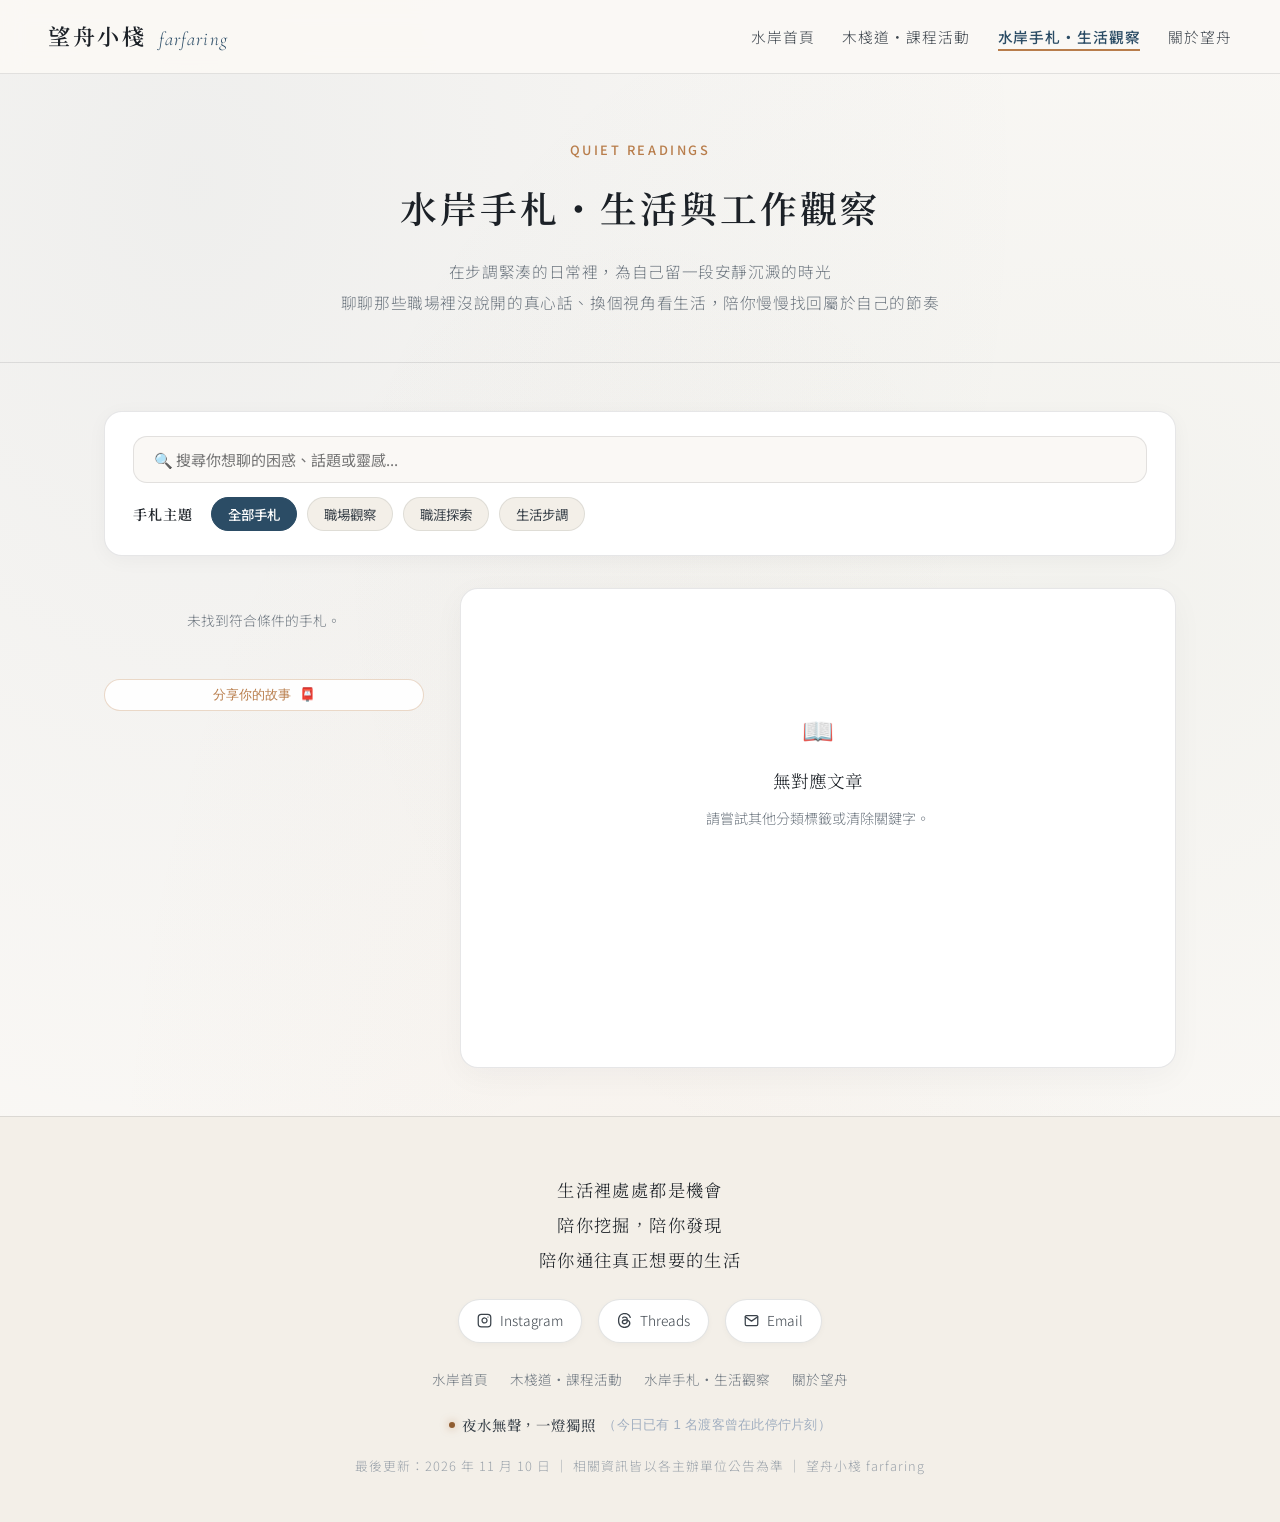
<file: articles.html>
<!DOCTYPE html>
<html lang="zh-TW">
<head>
  <meta charset="UTF-8">
  <meta name="viewport" content="width=device-width, initial-scale=1.0">
  <title>水岸手札・生活與工作觀察｜望舟小棧 farfaring</title>
  <meta name="description" content="給想把日子過得更像自己的人。這裡的文章收錄關於生活與工作的觀察與隨筆，從職涯、學習到日常小練習，每篇讀幾分鐘就好，帶走一個可以試試看的小想法。">
  <link rel="canonical" href="https://webfarfaring.vercel.app/articles.html">
  <meta property="og:type" content="website">
  <meta property="og:locale" content="zh_TW">
  <meta property="og:site_name" content="望舟小棧 farfaring">
  <meta property="og:title" content="水岸手札・生活與工作的文章">
  <meta property="og:description" content="生活與工作的觀察與隨筆，從職涯、學習到日常小練習，每篇讀幾分鐘，帶走一個小想法。">
  <meta property="og:url" content="https://webfarfaring.vercel.app/articles.html">
  <meta property="og:image" content="https://webfarfaring.vercel.app/images/avatar_farfaring_1080.png">
  <meta name="twitter:card" content="summary">
  <link rel="icon" href="./images/favicon.png" type="image/png">
  <link rel="preconnect" href="https://fonts.googleapis.com">
  <link rel="preconnect" href="https://fonts.gstatic.com" crossorigin>
  <link href="https://fonts.googleapis.com/css2?family=Cormorant+Garamond:ital,wght@0,500;0,600;1,400&family=Noto+Sans+TC:wght@300;400;500&family=Noto+Serif+TC:wght@400;500;600;700&display=swap" rel="stylesheet">
  <link rel="stylesheet" href="./styles.css?v=20261121b">
  <style>
    .editorial-layout {
      display: grid;
      grid-template-columns: 320px 1fr;
      gap: 36px;
      align-items: start;
    }

    @media (max-width: 880px) {
      .editorial-layout {
        grid-template-columns: 1fr;
      }
    }

    .notes-sidebar {
      display: flex;
      flex-direction: column;
      gap: 12px;
      position: sticky;
      top: 90px;
    }

    .note-tab {
      background: #FFF;
      border: 1px solid var(--hairline);
      border-radius: var(--radius-md);
      padding: 18px 20px;
      text-align: left;
      cursor: pointer;
      transition: all 0.25s;
    }

    .note-tab:hover {
      border-color: var(--amber-pier);
      transform: translateX(4px);
    }

    .note-tab.active {
      background: #FFFDF9;
      border-color: var(--amber-pier);
      border-left: 4px solid var(--amber-pier);
      box-shadow: 0 4px 16px rgba(184, 125, 75, 0.08);
    }

    .note-tab-cat {
      font-size: 0.76rem;
      color: var(--amber-pier);
      letter-spacing: 0.08em;
      margin-bottom: 6px;
      font-weight: 500;
    }

    .note-tab-title {
      font-family: 'Noto Serif TC', serif;
      font-size: 1.02rem;
      font-weight: 600;
      color: var(--ink-black);
      line-height: 1.45;
    }

    .reading-canvas {
      background: #FFFFFF;
      border: 1px solid var(--hairline);
      border-radius: var(--radius-lg);
      padding: 52px 56px;
      box-shadow: 0 8px 32px rgba(28, 33, 39, 0.04);
      min-height: 480px;
    }

    @media (max-width: 640px) {
      .reading-canvas {
        padding: 32px 24px;
      }
    }

    .article-meta {
      font-size: 0.82rem;
      color: var(--amber-pier);
      letter-spacing: 0.12em;
      margin-bottom: 14px;
      font-weight: 500;
    }

    .article-main-title {
      font-family: 'Noto Serif TC', serif;
      font-size: clamp(1.48rem, 2.5vw, 1.95rem);
      font-weight: 600;
      color: var(--ink-black);
      line-height: 1.5;
      margin-bottom: 24px;
      padding-bottom: 22px;
      border-bottom: 1px solid var(--hairline);
    }

    .article-prose {
      font-size: 1.02rem;
      color: var(--ink-body);
      line-height: 2.05;
      white-space: pre-line;
      letter-spacing: 0.02em;
      overflow-wrap: anywhere;
    }
    .article-prose p { margin: 0 0 1em; }
    .article-prose p:last-child { margin-bottom: 0; }
    .article-prose p.article-source { font-size: 0.88rem; color: var(--ink-muted); border-top: 1px solid var(--hairline); margin-top: 1.6em; padding-top: 1em; }

    .article-closing {
      margin-top: 36px;
      padding: 18px 22px;
      background: var(--paper-warm);
      border-left: 3px solid var(--indigo-water);
      border-radius: 0 10px 10px 0;
      font-family: 'Noto Serif TC', serif;
      font-size: 0.94rem;
      color: var(--indigo-water);
      line-height: 1.7;
    }

    .article-byline {
      margin: 0.75rem 0 0;
      font-size: 0.85rem;
      font-weight: 400;
      color: var(--ink-muted);
    }
    .article-byline.no-source {
      border-top: 1px solid var(--hairline);
      margin-top: 1.6em;
      padding-top: 1em;
    }

    main.page-wrap.article-page { padding-bottom: 48px; }
    @media (max-width: 768px) {
      main.page-wrap.article-page { padding-bottom: 32px; }
    }

    .page-footnote {
      max-width: 720px;
      margin: 32px auto 0;
      font-size: 0.8rem;
      line-height: 1.8;
      color: var(--ink-muted);
      text-align: center;
    }
  </style>
</head>
<body>

  <!-- Navigation -->
  <nav class="site-nav">
    <a href="./index.html" class="brand-mark">
      <span class="brand-zh">望舟小棧</span>
      <span class="brand-en">farfaring</span>
    </a>
    <ul class="nav-links">
      <li><a href="./index.html">水岸首頁</a></li>
      <li><a href="./resources.html">木棧道・課程活動</a></li>
      <li><a href="./articles.html" class="active">水岸手札・生活觀察</a></li>
      <li><a href="./about.html">關於望舟</a></li>
    </ul>
  </nav>

  <!-- Page Header -->
  <header class="page-hero">
    <div class="page-eyebrow">QUIET READINGS</div>
    <h1 class="page-title">水岸手札・生活與工作觀察</h1>
    <!-- 直擊讀者心境之溫柔副標題 -->
    <p class="page-subtitle">
      在步調緊湊的日常裡，為自己留一段安靜沉澱的時光<br>
      聊聊那些職場裡沒說開的真心話、換個視角看生活，陪你慢慢找回屬於自己的節奏
    </p>
  </header>

  <!-- Main Content -->
  <main class="page-wrap article-page">

    <!-- 搜尋與文章分類（三大實務觀察分類：職場觀察、職涯探索、生活步調） -->
    <div class="search-filter-box" style="margin-bottom:32px;">
      <div class="search-input-wrapper" style="margin-bottom:14px;">
        <input type="text" id="articleSearchInput" placeholder="🔍 搜尋你想聊的困惑、話題或靈感..." oninput="handleArticleSearch()">
      </div>
      <div class="filter-row" id="articleCategoryRow">
        <span class="filter-row-label">手札主題</span>
        <button class="filter-btn active" data-cat="all" onclick="filterArticles('all', this)">全部手札</button>
        <button class="filter-btn" data-cat="workplace" onclick="filterArticles('workplace', this)">職場觀察</button>
        <button class="filter-btn" data-cat="career" onclick="filterArticles('career', this)">職涯探索</button>
        <button class="filter-btn" data-cat="lifestyle" onclick="filterArticles('lifestyle', this)">生活步調</button>
      </div>
    </div>

    <!-- 雙欄版面：左側導讀清單 ＋ 右側安靜閱讀畫布 -->
    <div class="editorial-layout">
      <!-- Left: Article Tabs -->
      <aside class="notes-sidebar">
        <div id="sidebarList" style="display:flex; flex-direction:column; gap:12px;"></div>

        <!-- 投稿小入口 -->
        <div style="margin-top:12px; text-align:center;">
          <button class="btn-open-submit" style="width:100%; justify-content:center;" onclick="openStoryModal()">
            <span>分享你的故事</span>
            <span>📮</span>
          </button>
        </div>
      </aside>

      <!-- Right: Reading Canvas（純粹閱讀畫布，拔除做作金句框） -->
      <article class="reading-canvas" id="readingCanvas">
        <!-- 動態渲染當前文章 -->
      </article>
    </div>

    <p class="page-footnote" id="articleFootnote" hidden>✦ 手札引用的文章與報告，請以原文出處為準。</p>

  </main>

  <!-- Footer -->
  <footer class="site-footer">
    <div class="footer-quote">
      生活裡處處都是機會<br>
      陪你挖掘，陪你發現<br>
      陪你通往真正想要的生活
    </div>

    <div class="footer-social-bar">
      <a href="https://www.instagram.com/farfaring/" target="_blank" rel="noopener" class="social-badge-btn" title="Instagram">
        <svg width="15" height="15" viewBox="0 0 24 24" fill="none" stroke="currentColor" stroke-width="2" stroke-linecap="round" stroke-linejoin="round" aria-hidden="true"><rect x="2" y="2" width="20" height="20" rx="5" ry="5"></rect><path d="M16 11.37A4 4 0 1 1 12.63 8 4 4 0 0 1 16 11.37z"></path><line x1="17.5" y1="6.5" x2="17.51" y2="6.5"></line></svg>
        <span>Instagram</span>
      </a>
      <a href="https://www.threads.net/@farfaring" target="_blank" rel="noopener" class="social-badge-btn" title="Threads">
        <svg width="15" height="15" viewBox="0 0 16 16" fill="currentColor" aria-hidden="true"><path d="M6.321 6.016c-.27-.18-1.166-.802-1.166-.802.756-1.081 1.753-1.502 3.132-1.502.975 0 1.803.327 2.394.948s.928 1.509 1.005 2.644q.492.207.905.484c1.109.745 1.719 1.86 1.719 3.137 0 2.716-2.226 5.075-6.256 5.075C4.594 16 1 13.987 1 7.994 1 2.034 4.482 0 8.044 0 9.69 0 13.55.243 15 5.036l-1.36.353C12.516 1.974 10.163 1.43 8.006 1.43c-3.565 0-5.582 2.171-5.582 6.79 0 4.143 2.254 6.343 5.63 6.343 2.777 0 4.847-1.443 4.847-3.556 0-1.438-1.208-2.127-1.27-2.127-.236 1.234-.868 3.31-3.644 3.31-1.618 0-3.013-1.118-3.013-2.582 0-2.09 1.984-2.847 3.55-2.847.586 0 1.294.04 1.663.114 0-.637-.54-1.728-1.9-1.728-1.25 0-1.566.405-1.967.868ZM8.716 8.19c-2.04 0-2.304.87-2.304 1.416 0 .878 1.043 1.168 1.6 1.168 1.02 0 2.067-.282 2.232-2.423a6.2 6.2 0 0 0-1.528-.161"/></svg>
        <span>Threads</span>
      </a>
      <a href="mailto:farfaring.space@gmail.com" class="social-badge-btn" title="Email">
        <svg width="15" height="15" viewBox="0 0 24 24" fill="none" stroke="currentColor" stroke-width="2" stroke-linecap="round" stroke-linejoin="round" aria-hidden="true"><path d="M4 4h16c1.1 0 2 .9 2 2v12c0 1.1-.9 2-2 2H4c-1.1 0-2-.9-2-2V6c0-1.1.9-2 2-2z"></path><polyline points="22,6 12,13 2,6"></polyline></svg>
        <span>Email</span>
      </a>
    </div>

    <div class="footer-links-row">
      <a href="./index.html">水岸首頁</a>
      <a href="./resources.html">木棧道・課程活動</a>
      <a href="./articles.html">水岸手札・生活觀察</a>
      <a href="./about.html">關於望舟</a>
    </div>

    <!-- 🌊 水岸即時陪伴與渡客停佇狀態列 -->
    <div class="footer-dock-presence" id="wangzhouDockPresence"></div>

    <div class="footer-maintenance-stamp">
      最後更新：<span id="autoMonthYearArt"></span> ｜ 相關資訊皆以各主辦單位公告為準 ｜ 望舟小棧 farfaring
    </div>
  </footer>

  <!-- 故事投稿 Modal -->
  <div id="storyModal" class="modal-overlay" onclick="if(event.target===this)closeStoryModal()">
    <div class="modal-content">
      <button class="modal-close-btn" onclick="closeStoryModal()">×</button>
      <h3 class="modal-title">分享你的故事 📮</h3>
      <p class="modal-desc">
        如果你也曾在職涯中走過轉彎處、在迷惘中找到過一小塊浮木，歡迎寫下你的真實體會。
        小棧為非營利互助空間，經小棧長細讀後，會附上你的專屬筆名刊登分享，陪伴更多正在尋路的人。
      </p>

      <form onsubmit="handleStorySubmit(event)">
        <!-- 蜜罐防護（防機器人自動填寫） -->
        <input type="text" id="storyHpField" style="display:none !important; position:absolute; left:-9999px;" tabindex="-1" autocomplete="off">

        <div class="form-group">
          <label>文章主題或故事核心：</label>
          <input type="text" id="storyTitle" placeholder="例如：三十歲換跑道的那半年，我學會放過自己" required>
        </div>
        <div class="form-group">
          <label>你想分享的文字內容：</label>
          <textarea id="storyContent" rows="5" placeholder="寫下你的轉折過程、體會或給讀者的一句話..." required></textarea>
        </div>
        <div class="form-group">
          <label>如何稱呼你：</label>
          <input type="text" id="storyAuthor" placeholder="例如：水岸旅人（可留空，小棧將隨機指派旅人化名）">
        </div>
        <div class="form-group">
          <label>聯絡信箱（選填，方便刊登時致謝）：</label>
          <input type="email" id="storyEmail" placeholder="yourname@gmail.com">
        </div>
        <button type="submit" class="btn-submit-action">投遞給小棧長 📮</button>
      </form>
    </div>
  </div>

  <!-- 引用全站共享數據核心 -->
  <script src="./data.js?v=20261121"></script>

  <script>
    // 讀取真實最後維護日期（由主理人在後台真實烙印，絕非讀者端偽造當前時鐘）
    WangzhouCloud.showLastUpdated('autoMonthYearArt');

    // 讀取共享數據核心之手札文章（過濾草稿，僅展示審核通過已上架之手札）
    let notes = (SITE_DATA.articles || []).filter(a => !a.isDraft).map((n, idx) => ({
      ...n,
      cat: `${n.catName} ． 0${idx + 1}`
    }));

    function refreshNotes() {
      notes = (SITE_DATA.articles || []).filter(a => !a.isDraft).map((n, idx) => ({
        ...n,
        cat: `${n.catName} ． 0${idx + 1}`
      }));
    }

    window.addEventListener('WangzhouDataSynced', () => {
      refreshNotes();
      renderArticleList();
    });

    let currentCat = "all";
    let currentArticleId = "note-01";
    let articleSearchKeyword = "";

    function filterArticles(cat, btn) {
      currentCat = cat;
      document.querySelectorAll("#articleCategoryRow .filter-btn").forEach(b => b.classList.remove("active"));
      btn.classList.add("active");
      renderArticleList();
    }

    function handleArticleSearch() {
      articleSearchKeyword = document.getElementById("articleSearchInput").value.trim().toLowerCase();
      renderArticleList();
    }

    function getFilteredNotes() {
      return notes.filter(n => {
        if (currentCat !== "all" && n.catKey !== currentCat) return false;
        if (articleSearchKeyword) {
          const matchTitle = n.title.toLowerCase().includes(articleSearchKeyword);
          const matchProse = n.prose.toLowerCase().includes(articleSearchKeyword);
          const matchCat = n.cat.toLowerCase().includes(articleSearchKeyword);
          if (!matchTitle && !matchProse && !matchCat) return false;
        }
        return true;
      });
    }

    // 摘要：取內文開頭第一段（去掉網址），最多 90 字，CSS 再截成兩行
    function wzNoteExcerpt(text) {
      const first = String(text || '').split(/\r?\n\s*\r?\n/).map(p => p.replace(/https?:\/\/\S+/g, '').replace(/\s+/g, ' ').trim()).find(Boolean) || '';
      return first.length > 90 ? first.slice(0, 90) + '…' : first;
    }

    // 閱讀時間：中文字數 ÷ 400 字／分鐘，無條件進位，最少 1 分鐘
    function wzReadMinutes(text) {
      const count = (String(text || '').match(/[\u4e00-\u9fff]/g) || []).length;
      return Math.max(1, Math.ceil(count / 400));
    }

    function renderArticleList() {
      const sidebar = document.getElementById("sidebarList");
      sidebar.innerHTML = "";
      const list = getFilteredNotes();

      if (list.length === 0) {
        sidebar.innerHTML = `<div style="padding:20px; color:var(--ink-muted); font-size:0.86rem; text-align:center;">未找到符合條件的手札。</div>`;
        document.getElementById("readingCanvas").innerHTML = `
          <div style="text-align:center; padding:64px 20px; color:var(--ink-muted);">
            <div style="font-size:1.6rem; margin-bottom:12px;">📖</div>
            <div style="font-family:'Noto Serif TC',serif; font-size:1.1rem; color:var(--ink-black); margin-bottom:8px;">無對應文章</div>
            <p style="font-size:0.88rem;">請嘗試其他分類標籤或清除關鍵字。</p>
          </div>
        `;
        return;
      }

      if (!list.some(n => n.id === currentArticleId)) {
        currentArticleId = list[0].id;
      }

      list.forEach(n => {
        const tab = document.createElement("div");
        tab.className = `note-tab ${n.id === currentArticleId ? 'active' : ''}`;
        tab.onclick = () => {
          currentArticleId = n.id;
          renderArticleList();
          // 平滑滾動至正文閱讀區（特別在手機版上提供清晰回饋）
          const canvas = document.getElementById('readingCanvas');
          if (canvas) {
            canvas.scrollIntoView({ behavior: 'smooth', block: 'start' });
          }
        };
        tab.innerHTML = `
          <div class="note-tab-cat">${wzEscape(n.cat)}</div>
          <div class="note-tab-title">${wzEscape(n.title)}</div>
          ${wzNoteExcerpt(n.prose) ? `<div class="note-tab-excerpt">${wzEscape(wzNoteExcerpt(n.prose))}</div>` : ''}
          <div class="note-tab-read">約 ${wzReadMinutes(n.prose)} 分鐘</div>
        `;
        sidebar.appendChild(tab);
      });

      renderActiveArticle();
    }

    // 內文依空行切段；網址轉成可點連結（wzLinkify 先跳脫、只開放 http/https）
    function wzArticleProse(text) {
      return String(text === null || text === undefined ? '' : text)
        .split(/\r?\n\s*\r?\n/)
        .map(p => p.trim())
        .filter(Boolean)
        .map(p => `<p${/^參考來源/.test(p) ? ' class="article-source"' : ''}>${wzLinkify(p, { path: true })}</p>`)
        .join('');
    }

    function renderActiveArticle() {
      const canvas = document.getElementById("readingCanvas");
      const active = notes.find(n => n.id === currentArticleId);
      if (!active) return;

      canvas.innerHTML = `
        <div class="article-meta">${wzEscape(active.cat)} ｜ ${wzEscape(active.date)}</div>
        <h2 class="article-main-title">${wzEscape(active.title)}</h2>
        <div class="article-prose">${wzArticleProse(active.prose)}</div>
        <div class="article-byline"><span>AI協作整理｜望舟小棧</span></div>
      `;
      const hasSource = !!canvas.querySelector(".article-source");
      canvas.querySelector(".article-byline").classList.toggle("no-source", !hasSource);
      document.getElementById("articleFootnote").hidden = !hasSource;
    }

    function openStoryModal() {
      document.getElementById('storyModal').classList.add('open');
    }

    function closeStoryModal() {
      document.getElementById('storyModal').classList.remove('open');
    }

    function handleStorySubmit(e) {
      e.preventDefault();

      // 1. 蜜罐防護
      const hp = document.getElementById('storyHpField').value;
      if (hp) {
        closeStoryModal();
        return;
      }

      const title = document.getElementById('storyTitle').value.trim();
      const content = document.getElementById('storyContent').value.trim();
      const author = document.getElementById('storyAuthor').value.trim() || '水岸旅人';
      const email = document.getElementById('storyEmail').value.trim();

      // 2. 字數防護
      if (title.length < 3) {
        alert('請填寫完整的故事主題（至少 3 個字）。');
        return;
      }
      if (content.length < 15) {
        alert('故事內容請至少填寫 15 個字以上，完整表達您的心路歷程。');
        return;
      }

      // 3. 30 秒頻率限制（防連續刷單）
      const lastSubmit = parseInt(localStorage.getItem('WANGZHOU_LAST_STORY_SUBMIT') || '0', 10);
      const nowMs = Date.now();
      if (nowMs - lastSubmit < 30000) {
        const waitSec = Math.ceil((30000 - (nowMs - lastSubmit)) / 1000);
        alert(`小棧已收到您的故事囉！為維護水岸安寧，請稍候 ${waitSec} 秒後再行投遞。`);
        return;
      }

      const now = new Date();
      const dateStr = `${now.getFullYear()}-${String(now.getMonth() + 1).padStart(2, '0')}-${String(now.getDate()).padStart(2, '0')} ${String(now.getHours()).padStart(2, '0')}:${String(now.getMinutes()).padStart(2, '0')}`;

      const newSub = {
        id: "sub-" + Date.now(),
        type: "story",
        typeName: "故事投稿",
        title: title,
        author: author,
        contact: email || '未留信箱',
        content: content,
        extra: "",
        createdAt: dateStr,
        status: "unread"
      };

      try {
        localStorage.setItem('WANGZHOU_LAST_STORY_SUBMIT', String(nowMs));
      } catch (err) {}

      if (window.WangzhouCloud) {
        window.WangzhouCloud.submitGuestFeedback(newSub).catch(console.warn);
      }

      alert(`謝謝你願意分享。你（${author}）寫下的故事「${title}」已收到，小棧長會慢慢讀。`);
      document.getElementById('storyTitle').value = '';
      document.getElementById('storyContent').value = '';
      document.getElementById('storyEmail').value = '';
      closeStoryModal();
    }

    renderArticleList();
  </script>
</body>
</html>
</file>
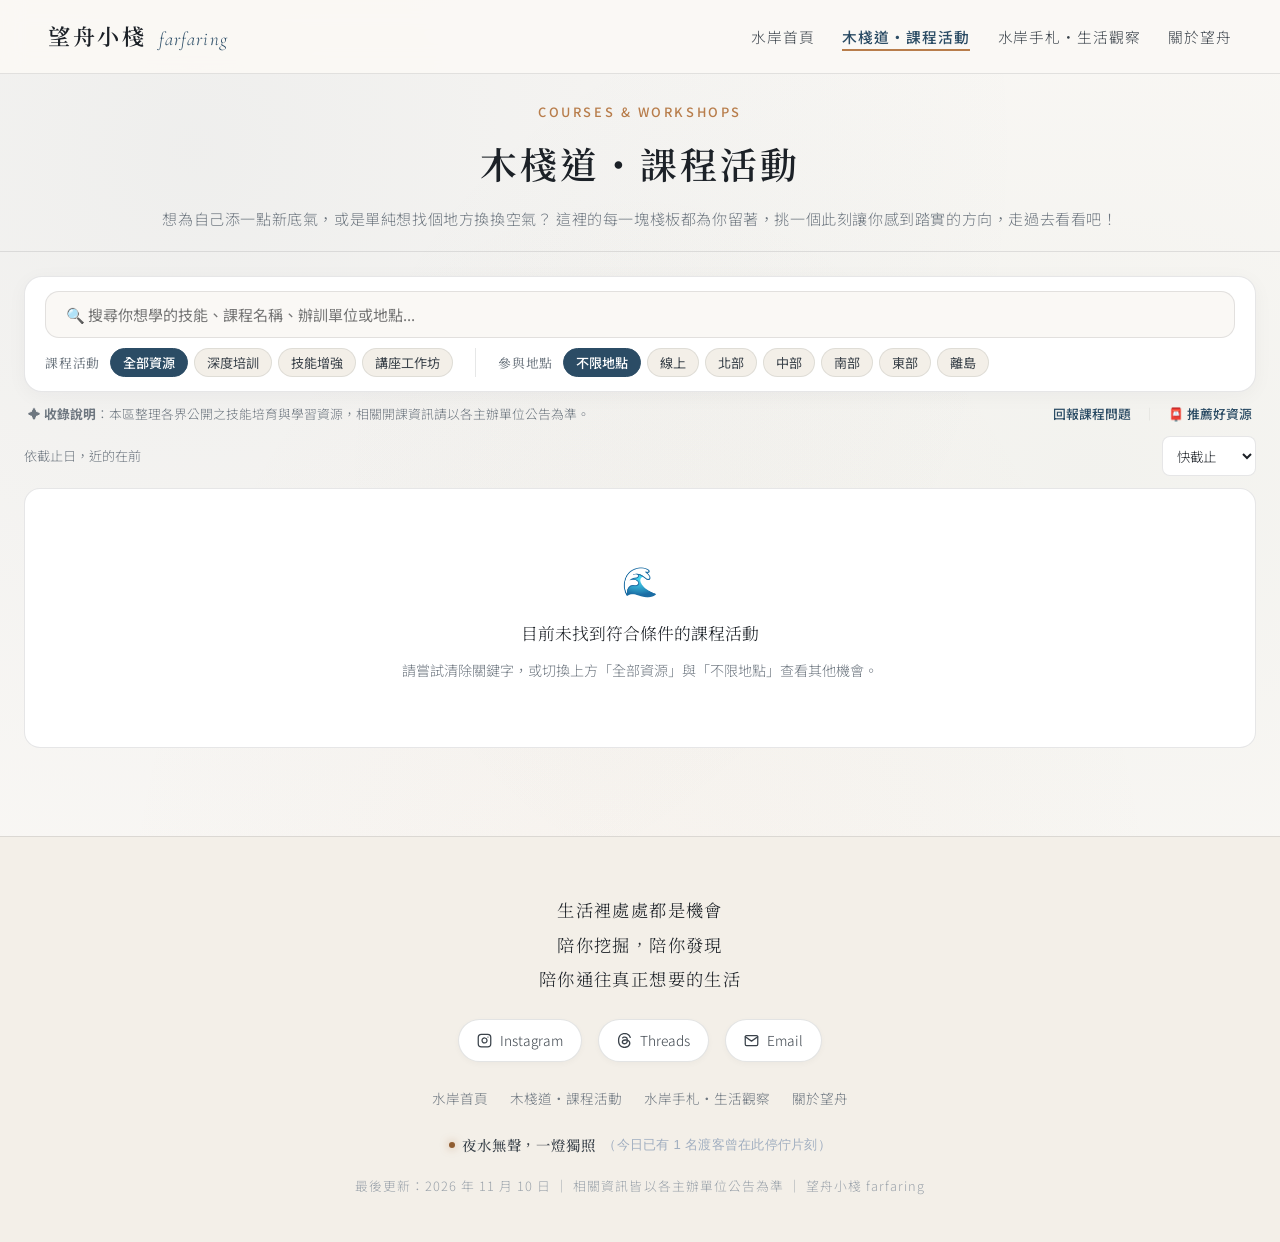
<file: resources.html>
<!DOCTYPE html>
<html lang="zh-TW">
<head>
  <meta charset="UTF-8">
  <meta name="viewport" content="width=device-width, initial-scale=1.0">
  <title>木棧道・課程活動｜望舟小棧 farfaring</title>
  <meta name="description" content="想找職前訓練、在職進修或免費講座的人，可以在這裡依地區篩選慢慢看。每門課附主辦單位、對象、時間與報名方式，由 AI 協作整理、主理人逐筆把關。">
  <link rel="canonical" href="https://webfarfaring.vercel.app/resources.html">
  <meta property="og:type" content="website">
  <meta property="og:locale" content="zh_TW">
  <meta property="og:site_name" content="望舟小棧 farfaring">
  <meta property="og:title" content="木棧道・職前訓練、進修與講座">
  <meta property="og:description" content="依地區慢慢看職前訓練、在職進修與免費講座，每門課附主辦、對象、時間與報名方式。">
  <meta property="og:url" content="https://webfarfaring.vercel.app/resources.html">
  <meta property="og:image" content="https://webfarfaring.vercel.app/images/avatar_farfaring_1080.png">
  <meta name="twitter:card" content="summary">
  <link rel="icon" href="./images/favicon.png" type="image/png">
  <link rel="preconnect" href="https://fonts.googleapis.com">
  <link rel="preconnect" href="https://fonts.gstatic.com" crossorigin>
  <link href="https://fonts.googleapis.com/css2?family=Cormorant+Garamond:ital,wght@0,500;0,600;1,400&family=Noto+Sans+TC:wght@300;400;500&family=Noto+Serif+TC:wght@400;500;600;700&display=swap" rel="stylesheet">
  <link rel="stylesheet" href="./styles.css?v=20261121b">
</head>
<body>

  <!-- Navigation -->
  <nav class="site-nav">
    <a href="./index.html" class="brand-mark">
      <span class="brand-zh">望舟小棧</span>
      <span class="brand-en">farfaring</span>
    </a>
    <ul class="nav-links">
      <li><a href="./index.html">水岸首頁</a></li>
      <li><a href="./resources.html" class="active">木棧道・課程活動</a></li>
      <li><a href="./articles.html">水岸手札・生活觀察</a></li>
      <li><a href="./about.html">關於望舟</a></li>
    </ul>
  </nav>

  <!-- Page Header -->
  <header class="page-hero page-hero-compact">
    <div class="page-eyebrow">COURSES & WORKSHOPS</div>
    <h1 class="page-title">木棧道・課程活動</h1>
    <!-- 對話感溫柔副標題（標點符號修復：中間逗號，句末驚嘆號） -->
    <p class="page-subtitle">
      想為自己添一點新底氣，或是單純想找個地方換換空氣？<br>
      這裡的每一塊棧板都為你留著，挑一個此刻讓你感到踏實的方向，走過去看看吧！
    </p>
  </header>

  <!-- Main Content -->
  <main class="page-wrap wide">

    <!-- 搜尋與精準分類篩選 -->
    <div class="search-filter-box">
      <!-- 即時關鍵字搜尋列 -->
      <div class="search-row">
        <div class="search-input-wrapper">
          <input type="text" id="searchInput" placeholder="🔍 搜尋你想學的技能、課程名稱、辦訓單位或地點..." oninput="handleSearch()">
        </div>
        <button type="button" class="filter-toggle-btn" id="filterToggleBtn" aria-expanded="false" aria-controls="filterPanel" onclick="toggleFilterPanel()">
          <span>篩選</span><span class="filter-badge" id="filterBadge" hidden>0</span>
        </button>
      </div>
      <div class="filter-panel" id="filterPanel">

      <!-- 類型維度（四大客觀功能分類，杜絕標籤化與生硬名詞） -->
      <div class="filter-row" id="typeFilterRow">
        <span class="filter-row-label">課程活動</span>
        <button class="filter-btn active" data-type="all" onclick="filterByType('all', this)">全部資源</button>
        <button class="filter-btn" data-type="deep" onclick="filterByType('deep', this)">深度培訓</button>
        <button class="filter-btn" data-type="upskill" onclick="filterByType('upskill', this)">技能增強</button>
        <button class="filter-btn" data-type="events" onclick="filterByType('events', this)">講座工作坊</button>
      </div>

      <!-- 地點維度（涵蓋線上、東部與離島，廣義中性） -->
      <div class="filter-row" id="regionFilterRow">
        <span class="filter-row-label">參與地點</span>
        <button class="filter-btn active" data-region="all" onclick="filterByRegion('all', this)">不限地點</button>
        <button class="filter-btn" data-region="線上" onclick="filterByRegion('線上', this)">線上</button>
        <button class="filter-btn" data-region="北部" onclick="filterByRegion('北部', this)">北部</button>
        <button class="filter-btn" data-region="中部" onclick="filterByRegion('中部', this)">中部</button>
        <button class="filter-btn" data-region="南部" onclick="filterByRegion('南部', this)">南部</button>
        <button class="filter-btn" data-region="東部" onclick="filterByRegion('東部', this)">東部</button>
        <button class="filter-btn" data-region="離島" onclick="filterByRegion('離島', this)">離島</button>
      </div>
      <div class="filter-panel-actions">
        <button type="button" class="filter-clear-btn" onclick="clearFilters()">清除</button>
        <button type="button" class="filter-done-btn" onclick="toggleFilterPanel(false)">完成</button>
      </div>
      </div>
    </div>

    <!-- 客觀中性、不浮誇之收錄說明提示條 -->
    <div class="notice-strip">
      <div class="notice-strip-text">
        ✦ <strong>收錄說明</strong>：本區整理各界公開之技能培育與學習資源，相關開課資訊請以各主辦單位公告為準。
      </div>
      <div class="notice-strip-actions">
        <a href="javascript:void(0)" class="notice-action-link" onclick="openResourceModal('error')">
          <span>回報課程問題</span>
        </a>
        <span style="color:var(--hairline)">｜</span>
        <a href="javascript:void(0)" class="notice-action-link" onclick="openResourceModal('recommend')">
          <span>📮 推薦好資源</span>
        </a>
      </div>
    </div>

    <!-- 課程與活動卡片容器 -->
    <div class="sort-bar">
      <span class="sort-hint" id="sortHint">依截止日，近的在前</span>
      <select id="sortSelect" class="sort-select" aria-label="排序" onchange="changeSort(this.value)">
        <option value="deadline">快截止</option>
        <option value="newest">最新上架</option>
      </select>
    </div>
    <div class="resources-grid" id="resourcesContainer"></div>
    <div class="load-more-wrap" id="loadMoreWrap" hidden>
      <button type="button" class="load-more-btn" id="loadMoreBtn" onclick="loadMore()">再看 12 門</button>
      <div class="load-more-progress" id="loadMoreProgress"></div>
    </div>

  </main>

  <!-- Footer -->
  <footer class="site-footer">
    <div class="footer-quote">
      生活裡處處都是機會<br>
      陪你挖掘，陪你發現<br>
      陪你通往真正想要的生活
    </div>

    <div class="footer-social-bar">
      <a href="https://www.instagram.com/farfaring/" target="_blank" rel="noopener" class="social-badge-btn" title="Instagram">
        <svg width="15" height="15" viewBox="0 0 24 24" fill="none" stroke="currentColor" stroke-width="2" stroke-linecap="round" stroke-linejoin="round" aria-hidden="true"><rect x="2" y="2" width="20" height="20" rx="5" ry="5"></rect><path d="M16 11.37A4 4 0 1 1 12.63 8 4 4 0 0 1 16 11.37z"></path><line x1="17.5" y1="6.5" x2="17.51" y2="6.5"></line></svg>
        <span>Instagram</span>
      </a>
      <a href="https://www.threads.net/@farfaring" target="_blank" rel="noopener" class="social-badge-btn" title="Threads">
        <svg width="15" height="15" viewBox="0 0 16 16" fill="currentColor" aria-hidden="true"><path d="M6.321 6.016c-.27-.18-1.166-.802-1.166-.802.756-1.081 1.753-1.502 3.132-1.502.975 0 1.803.327 2.394.948s.928 1.509 1.005 2.644q.492.207.905.484c1.109.745 1.719 1.86 1.719 3.137 0 2.716-2.226 5.075-6.256 5.075C4.594 16 1 13.987 1 7.994 1 2.034 4.482 0 8.044 0 9.69 0 13.55.243 15 5.036l-1.36.353C12.516 1.974 10.163 1.43 8.006 1.43c-3.565 0-5.582 2.171-5.582 6.79 0 4.143 2.254 6.343 5.63 6.343 2.777 0 4.847-1.443 4.847-3.556 0-1.438-1.208-2.127-1.27-2.127-.236 1.234-.868 3.31-3.644 3.31-1.618 0-3.013-1.118-3.013-2.582 0-2.09 1.984-2.847 3.55-2.847.586 0 1.294.04 1.663.114 0-.637-.54-1.728-1.9-1.728-1.25 0-1.566.405-1.967.868ZM8.716 8.19c-2.04 0-2.304.87-2.304 1.416 0 .878 1.043 1.168 1.6 1.168 1.02 0 2.067-.282 2.232-2.423a6.2 6.2 0 0 0-1.528-.161"/></svg>
        <span>Threads</span>
      </a>
      <a href="mailto:farfaring.space@gmail.com" class="social-badge-btn" title="Email">
        <svg width="15" height="15" viewBox="0 0 24 24" fill="none" stroke="currentColor" stroke-width="2" stroke-linecap="round" stroke-linejoin="round" aria-hidden="true"><path d="M4 4h16c1.1 0 2 .9 2 2v12c0 1.1-.9 2-2 2H4c-1.1 0-2-.9-2-2V6c0-1.1.9-2 2-2z"></path><polyline points="22,6 12,13 2,6"></polyline></svg>
        <span>Email</span>
      </a>
    </div>

    <div class="footer-links-row">
      <a href="./index.html">水岸首頁</a>
      <a href="./resources.html">木棧道・課程活動</a>
      <a href="./articles.html">水岸手札・生活觀察</a>
      <a href="./about.html">關於望舟</a>
    </div>

    <!-- 🌊 水岸即時陪伴與渡客停佇狀態列 -->
    <div class="footer-dock-presence" id="wangzhouDockPresence"></div>

    <div class="footer-maintenance-stamp">
      最後更新：<span id="autoMonthYearRes"></span> ｜ 相關資訊皆以各主辦單位公告為準 ｜ 望舟小棧 farfaring
    </div>
  </footer>

  <!-- 彈出式表單（勘誤 / 推薦好資源） -->
  <div id="resModal" class="modal-overlay" onclick="if(event.target===this)closeResourceModal()">
    <div class="modal-content">
      <button class="modal-close-btn" onclick="closeResourceModal()" aria-label="關閉">×</button>

      <!-- 回報這門課的問題（從課程卡底部連結開啟） -->
      <div id="resReportBox" style="display:none;">
        <div id="resReportFormWrap">
          <h3 class="modal-title">回報這門課的問題</h3>
          <form onsubmit="submitCourseReport(event)" oninput="reportFormChanged()" onchange="reportFormChanged()">
            <input type="text" id="reportHp" style="display:none !important; position:absolute; left:-9999px;" tabindex="-1" autocomplete="off">
            <div class="report-course">課程：<strong id="reportCourseName"></strong></div>
            <fieldset class="report-fieldset">
              <legend>哪裡不太對？</legend>
              <div class="report-opts">
                <label class="report-opt"><input type="radio" name="reportIssue" value="deadline_wrong"> 截止日不對</label>
                <label class="report-opt"><input type="radio" name="reportIssue" value="link_broken"> 連結打不開</label>
                <label class="report-opt"><input type="radio" name="reportIssue" value="fee_or_eligibility"> 費用或資格不對</label>
                <label class="report-opt"><input type="radio" name="reportIssue" value="full_or_cancelled"> 已額滿或停辦</label>
                <label class="report-opt"><input type="radio" name="reportIssue" value="other"> 其他</label>
              </div>
            </fieldset>
            <div class="form-group">
              <label for="reportNote" id="reportNoteLabel">補一句（選填）</label>
              <input type="text" id="reportNote" maxlength="100" autocomplete="off">
            </div>
            <div class="form-group">
              <label for="reportEmail">信箱（選填，方便回覆修正結果）</label>
              <input type="email" id="reportEmail" placeholder="yourname@gmail.com" autocomplete="email">
            </div>
            <p class="report-err" id="reportErr" role="alert" style="display:none;"></p>
            <button type="submit" id="reportSubmitBtn" class="btn-submit-action" disabled>送出</button>
          </form>
        </div>
        <div id="resReportDone" class="report-done" style="display:none;">
          <p id="resReportDoneText"></p>
          <button type="button" class="btn-submit-action" onclick="closeResourceModal()">關閉</button>
        </div>
      </div>

      <div id="resGeneralBox">
      <h3 id="resModalTitle" class="modal-title">推薦好資源 📮</h3>
      <p id="resModalDesc" class="modal-desc" style="line-height:1.75; margin-bottom:18px;">
        若你發現了優質的公開課程、實務工作坊或交流活動，<br>
        歡迎告訴小棧長，審核後會協助收錄分享。
      </p>

      <form onsubmit="handleResourceModalSubmit(event)">
        <!-- 蜜罐防護（防機器人自動填寫） -->
        <input type="text" id="resHpField" style="display:none !important; position:absolute; left:-9999px;" tabindex="-1" autocomplete="off">

        <div class="form-group">
          <label id="resTargetLabel">課程或活動名稱：</label>
          <input type="text" id="resTargetName" placeholder="例如：AI 財務與 Gemini 應用班" required>
        </div>
        <div class="form-group" id="resTargetUrlGroup">
          <label id="resUrlLabel">官方報名或介紹連結：</label>
          <input type="url" id="resTargetUrl" placeholder="https://..." required>
        </div>
        <div class="form-group">
          <label id="resDetailLabel">課程活動簡介：</label>
          <textarea id="resModalDetail" rows="3" placeholder="請簡要介紹這門課程的內容或培訓方向..." required></textarea>
        </div>
        <div class="form-group" id="resOrganizerNoteGroup">
          <label id="resNoteLabel">課程特色 / 提醒（選填）：</label>
          <input type="text" id="resOrganizerNote" placeholder="例如：結訓安排媒合面試、具備證照輔導、適合零基礎...">
        </div>
        <div class="form-group">
          <label id="resEmailLabel">聯絡信箱（選填，方便向你致謝或核實）：</label>
          <input type="email" id="resModalEmail" placeholder="yourname@gmail.com">
        </div>
        <button type="submit" id="resSubmitBtn" class="btn-submit-action">送出推薦給小棧長 📮</button>
      </form>
      </div>
    </div>
  </div>

  <!-- 引用全站共享數據核心 -->
  <script src="./data.js?v=20261121"></script>

  <script>
    // 讀取真實最後維護日期（由主理人在後台真實烙印，絕非讀者端偽造當前時鐘）
    WangzhouCloud.showLastUpdated('autoMonthYearRes');

    // 讀取共享數據核心之課程庫（過濾草稿，僅展示審核通過已上架之課程）
    let resources = (SITE_DATA.courses || []).filter(c => !c.isDraft);

    function refreshResources() {
      resources = (SITE_DATA.courses || []).filter(c => !c.isDraft);
    }

    let dataReady = resources.length > 0;
    window.addEventListener('WangzhouDataSynced', () => {
      dataReady = true;
      refreshResources();
      renderResources();
    });
    // 雲端一直沒回應時，6 秒後改用現有資料顯示，不讓骨架卡一直停著
    setTimeout(() => { if (!dataReady) { dataReady = true; renderResources(); } }, 6000);

    let currentType = "all";
    let currentRegion = "all";
    let searchKeyword = "";
    let sortMode = "deadline";
    const PAGE_SIZE = 12;
    const WZ_TYPE_NAMES = { deep: '深度培訓', upskill: '技能增強', events: '講座工作坊' };
    const WZ_SVG = '<svg viewBox="0 0 24 24" fill="none" stroke="currentColor" stroke-width="1.8" stroke-linecap="round" stroke-linejoin="round" aria-hidden="true">';
    const WZ_ICON_PIN = WZ_SVG + '<path d="M12 21s-6.5-5.6-6.5-11a6.5 6.5 0 0 1 13 0c0 5.4-6.5 11-6.5 11z"/><circle cx="12" cy="10" r="2.3"/></svg>';
    const WZ_ICON_CLOCK = WZ_SVG + '<circle cx="12" cy="12" r="9"/><path d="M12 7v5l3 2"/></svg>';
    const WZ_ICON_COIN = WZ_SVG + '<circle cx="12" cy="12" r="9"/><path d="M12 7v10M9.5 9.5c0-1 1.1-1.7 2.5-1.7s2.5.7 2.5 1.7-1.1 1.5-2.5 2-2.5 1-2.5 2 1.1 1.7 2.5 1.7 2.5-.7 2.5-1.7"/></svg>';
    let visibleCount = PAGE_SIZE;

    const urlParams = new URLSearchParams(window.location.search);
    if (urlParams.get("type")) {
      currentType = urlParams.get("type");
      document.querySelectorAll("#typeFilterRow .filter-btn").forEach(b => {
        b.classList.toggle("active", b.getAttribute("data-type") === currentType);
      });
    }

    // 截止日不是 YYYY-MM-DD 日期（例如舊資料的「近期截止」）時回傳 null：照常顯示、排在最後
    function getDaysLeft(deadlineStr) {
      if (!/^\d{4}-\d{2}-\d{2}$/.test(deadlineStr || '')) return null;
      const expiry = new Date(`${deadlineStr}T23:59:59+08:00`).getTime();
      const now = new Date().getTime();
      return Math.ceil((expiry - now) / (1000 * 60 * 60 * 24));
    }

    function sortableDaysLeft(item) {
      const days = getDaysLeft(item.deadline);
      return days === null ? Infinity : days;
    }

    function resetAndRender() {
      visibleCount = PAGE_SIZE;
      updateFilterBadge();
      renderResources();
    }

    function updateFilterBadge() {
      const n = (currentType !== "all" ? 1 : 0) + (currentRegion !== "all" ? 1 : 0);
      const badge = document.getElementById("filterBadge");
      badge.textContent = n;
      badge.hidden = n === 0;
    }

    function toggleFilterPanel(force) {
      const panel = document.getElementById("filterPanel");
      const open = typeof force === "boolean" ? force : !panel.classList.contains("open");
      panel.classList.toggle("open", open);
      document.getElementById("filterToggleBtn").setAttribute("aria-expanded", String(open));
    }

    function clearFilters() {
      currentType = "all";
      currentRegion = "all";
      document.querySelectorAll("#typeFilterRow .filter-btn, #regionFilterRow .filter-btn").forEach(b => {
        b.classList.toggle("active", b.getAttribute("data-type") === "all" || b.getAttribute("data-region") === "all");
      });
      resetAndRender();
    }

    function changeSort(v) {
      sortMode = v === "newest" ? "newest" : "deadline";
      document.getElementById("sortHint").textContent = sortMode === "newest" ? "依上架時間，新的在前" : "依截止日，近的在前";
      resetAndRender();
    }

    function loadMore() {
      visibleCount += PAGE_SIZE;
      renderResources();
    }

    function toggleCard(btn) {
      const card = btn.closest(".res-card");
      const open = !card.classList.contains("expanded");
      card.classList.toggle("expanded", open);
      btn.setAttribute("aria-expanded", String(open));
      btn.textContent = open ? "收起" : "看詳情";
      equalizeCards();
    }

    // 同列未展開的卡維持同高；展開的那張自己變高，不撐開鄰居
    function equalizeCards() {
      const grid = document.getElementById("resourcesContainer");
      const cards = [...grid.querySelectorAll(".res-card:not(.res-skel)")];
      cards.forEach(c => { c.style.minHeight = ""; });
      const cols = getComputedStyle(grid).gridTemplateColumns.split(" ").length || 1;
      for (let i = 0; i < cards.length; i += cols) {
        const row = cards.slice(i, i + cols).filter(c => !c.classList.contains("expanded"));
        const h = Math.max(0, ...row.map(c => c.offsetHeight));
        row.forEach(c => { c.style.minHeight = h + "px"; });
      }
    }
    let eqTimer;
    window.addEventListener("resize", () => { clearTimeout(eqTimer); eqTimer = setTimeout(equalizeCards, 150); });

    function handleSearch() {
      searchKeyword = document.getElementById("searchInput").value.trim().toLowerCase();
      resetAndRender();
    }

    function filterByType(t, btn) {
      currentType = t;
      document.querySelectorAll("#typeFilterRow .filter-btn").forEach(b => b.classList.remove("active"));
      btn.classList.add("active");
      resetAndRender();
    }

    function filterByRegion(r, btn) {
      currentRegion = r;
      document.querySelectorAll("#regionFilterRow .filter-btn").forEach(b => b.classList.remove("active"));
      btn.classList.add("active");
      resetAndRender();
    }

    function renderResources() {
      const container = document.getElementById("resourcesContainer");
      container.innerHTML = "";
      if (!dataReady) {
        document.getElementById("loadMoreWrap").hidden = true;
        container.innerHTML = '<div class="res-card res-skel" aria-hidden="true"><i></i><i></i><i></i><i></i></div>'.repeat(6);
        return;
      }

      const filtered = resources.filter(item => {
        if (item.active === false) return false;
        const days = getDaysLeft(item.deadline);
        if (days !== null && days < 0) return false;
        if (currentType !== "all" && !(item.types || []).includes(currentType)) return false;
        if (currentRegion !== "all" && item.region !== currentRegion) return false;
        if (searchKeyword) {
          const fields = [item.title, item.provider, item.summary, item.locationLabel, item.address];
          if (!fields.some(f => String(f || '').toLowerCase().includes(searchKeyword))) return false;
        }
        return true;
      });

      if (sortMode === "newest") {
        filtered.sort((a, b) => (Date.parse(b.createdAt) || 0) - (Date.parse(a.createdAt) || 0));
      } else {
        filtered.sort((a, b) => sortableDaysLeft(a) - sortableDaysLeft(b));
      }

      const loadWrap = document.getElementById("loadMoreWrap");
      if (filtered.length === 0) {
        loadWrap.hidden = true;
        container.innerHTML = `
          <div style="grid-column:1/-1; text-align:center; padding:64px 20px; color:var(--ink-muted); background:#FFF; border-radius:16px; border:1px solid var(--hairline);">
            <div style="font-size:1.8rem; margin-bottom:12px;">🌊</div>
            <div style="font-size:1.05rem; font-family:'Noto Serif TC',serif; color:var(--ink-black); margin-bottom:8px;">
              目前未找到符合條件的課程活動
            </div>
            <p style="font-size:0.88rem;">請嘗試清除關鍵字，或切換上方「全部資源」與「不限地點」查看其他機會。</p>
          </div>
        `;
        return;
      }

      const total = filtered.length;
      filtered.slice(0, visibleCount).forEach(item => {
        const days = getDaysLeft(item.deadline);
        // 還沒到開放報名時間：不顯示「報名倒數中」，改在下方顯示預計開放時間
        const notYetOpen = wzRegNotYetOpen(item.regOpenDate);
        // 截止時刻今天已過：標籤改灰色「今天 HH:MM 已截止」（午夜才會下架）
        const closedToday = wzDeadlineClosedToday(item.deadline, item.deadlineTime);
        const isUrgent = !notYetOpen && !closedToday && days !== null && days <= 5;
        const isSoon = !notYetOpen && !closedToday && days !== null && days <= 7;
        const typeKey = (item.types || []).find(t => WZ_TYPE_NAMES[t]) || '';
        const factParts = [
          item.locationLabel ? `<span class="res-fact">${WZ_ICON_PIN}${wzEscape(item.locationLabel)}</span>` : '',
          item.timeCycle ? `<span class="res-fact">${WZ_ICON_CLOCK}${wzEscape(item.timeCycle)}</span>` : '',
          item.cost ? `<span class="res-fact res-brief-cost">${WZ_ICON_COIN}${wzEscape(item.cost)}</span>` : ''
        ].filter(Boolean);
        const infoRows = [
          item.cost ? `<li class="res-info-item"><span class="res-info-label">💰 費用說明：</span><span style="color:var(--amber-dark); font-weight:500;">${wzEscape(item.cost)}</span></li>` : '',
          item.timeCycle ? `<li class="res-info-item"><span class="res-info-label">⏰ 上課時間：</span><span>${wzEscape(item.timeCycle)}</span></li>` : '',
          item.address ? `<li class="res-info-item"><span class="res-info-label">📍 上課地點：</span><span>${wzEscape(item.address)}</span></li>` : '',
          String(item.summary || '').trim() ? `<li class="res-info-item"><span class="res-info-label">📋 課程資訊：</span>${wzFacts(item.summary)}</li>` : '',
          item.organizerNote ? `<li class="res-info-item"><span class="res-info-label">📝 備註：</span><span>${wzLinkify(item.organizerNote)}</span></li>` : '',
          item.how ? `<li class="res-info-item"><span class="res-info-label">🧭 報名途徑：</span><span>${wzLinkify(item.how)}</span></li>` : ''
        ].filter(Boolean);
        const card = document.createElement("article");
        card.className = "res-card" + (typeKey ? ` type-${typeKey}` : '') + (isSoon ? ' is-soon' : '');

        card.innerHTML = `
          <div>
            <!-- 頂部標籤 -->
            <div class="res-top-row">
              ${typeKey ? `<span class="res-type-pill">${WZ_TYPE_NAMES[typeKey]}</span>` : '<span></span>'}
              <span class="res-status-pill ${closedToday ? 'status-closed' : isSoon ? 'status-soon' : 'status-open'}">
                ${closedToday ? `今天 ${wzEscape(item.deadlineTime)} 已截止` : isUrgent ? (days === 0 ? `⚡ 今天${item.deadlineTime ? ' ' + wzEscape(item.deadlineTime) + ' ' : ''}截止` : `⚡ 報名倒數中（剩 ${wzEscape(days)} 天）`) : days === null ? `📅 報名期限依主辦單位公告` : `📅 報名截止：${wzEscape(item.deadline)}${item.deadlineTime ? ' ' + wzEscape(item.deadlineTime) : ''}`}
              </span>
            </div>
            ${notYetOpen ? `<div class="res-open-row">⏳ 預計 ${wzEscape(wzFormatRegOpen(item.regOpenDate, { weekday: true }))} 開放報名</div>` : ''}

            <!-- 標題 -->
            <h2 class="res-card-title">${wzEscape(item.title)}</h2>

            <!-- 辦訓單位 -->
            <div class="res-provider-line">🏛️ ${wzEscape(item.provider)}</div>

            <!-- 精簡摘要：費用、上課時間各一行（展開後改看完整資訊） -->
            <div class="res-brief">
              ${factParts.length ? `<div class="res-brief-line res-brief-facts">${factParts.join('<span class="res-fact-sep" aria-hidden="true">．</span>')}</div>` : ''}
            </div>

            <!-- 展開才顯示 -->
            <div class="res-more" id="more-${wzEscape(wzSafeId(item.id))}">
              <!-- 推薦看點（親切短句，去黑話）：空值整塊不顯示 -->
              ${String(item.whisper || '').trim() ? `<div class="wangzhou-note">
                <span class="wangzhou-note-label">✦ 推薦看點</span>
                ${wzEscape(item.whisper)}
              </div>` : ''}

              <!-- 核心資訊：官方頁面沒寫的欄位整列不顯示 -->
              ${infoRows.length ? `<ul class="res-info-table">${infoRows.join('')}</ul>` : ''}
              <button type="button" class="res-report-link" data-cid="${wzEscape(item.id)}" onclick="openReportModal(this.dataset.cid)">回報這門課的問題</button>
            </div>
          </div>

          <!-- 底部：看詳情＋直通官方按鈕 -->
          <div class="res-card-actions">
            <button type="button" class="res-expand-btn" aria-expanded="false" aria-controls="more-${wzEscape(wzSafeId(item.id))}" onclick="toggleCard(this)">看詳情</button>
            <a href="${wzEscape(wzSafeUrl(item.url))}" target="_blank" rel="noopener" class="btn-official-link">
              <span>前往官方頁面</span>
              <span>↗</span>
            </a>
          </div>
        `;
        container.appendChild(card);
      });

      equalizeCards();
      const shown = Math.min(visibleCount, total);
      loadWrap.hidden = shown >= total;
      document.getElementById("loadMoreBtn").textContent = `再看 ${Math.min(PAGE_SIZE, total - shown)} 門`;
      document.getElementById("loadMoreProgress").textContent = `已顯示 ${shown} / 共 ${total} 門`;
    }

    function openResourceModal(type) {
      const modal = document.getElementById('resModal');
      const title = document.getElementById('resModalTitle');
      const desc = document.getElementById('resModalDesc');
      const targetLabel = document.getElementById('resTargetLabel');
      const urlLabel = document.getElementById('resUrlLabel');
      const urlInput = document.getElementById('resTargetUrl');
      const detailLabel = document.getElementById('resDetailLabel');
      const detailInput = document.getElementById('resModalDetail');
      const noteGroup = document.getElementById('resOrganizerNoteGroup');
      const noteLabel = document.getElementById('resNoteLabel');
      const emailLabel = document.getElementById('resEmailLabel');
      const submitBtn = document.getElementById('resSubmitBtn');

      if (type === 'error') {
        title.innerText = '回報課程問題';
        desc.innerHTML = '發現哪一門課程活動資訊已提早額滿或連結失效？<br>請告訴小棧長，會前往核實並修正。';
        targetLabel.innerText = '有誤的課程或活動名稱：';
        urlLabel.innerText = '頁面連結或失效網址（選填）：';
        urlInput.required = false;
        urlInput.placeholder = 'https://...（若無可留空）';
        detailLabel.innerText = '狀況說明（如：已額滿、連結失效或資訊有誤）：';
        detailInput.placeholder = '請簡短說明需要勘誤或修正的地方...';
        noteGroup.style.display = 'none'; // 勘誤模式下隱藏課程特色與提醒
        emailLabel.innerText = '聯絡信箱（選填，方便向您回報修正結果）：';
        submitBtn.innerText = '送出';
      } else {
        title.innerText = '推薦好資源 📮';
        desc.innerHTML = '若你發現了優質的公開課程、實務工作坊或交流活動，<br>歡迎告訴小棧長，審核後會協助收錄分享。';
        targetLabel.innerText = '課程或活動名稱：';
        urlLabel.innerText = '官方報名或介紹連結：';
        urlInput.required = true;
        urlInput.placeholder = 'https://...';
        detailLabel.innerText = '課程活動簡介：';
        detailInput.placeholder = '請簡要介紹這門課程的內容或培訓方向...';
        noteGroup.style.display = 'block'; // 推薦模式下顯示課程特色與提醒
        noteLabel.innerText = '課程特色 / 提醒（選填）：';
        emailLabel.innerText = '聯絡信箱（選填，方便向你致謝或核實）：';
        submitBtn.innerText = '送出推薦給小棧長 📮';
      }

      document.getElementById('resReportBox').style.display = 'none';
      document.getElementById('resGeneralBox').style.display = 'block';
      modal.classList.remove('is-report');
      modal.setAttribute('data-submit-type', type);
      modal.classList.add('open');
    }

    // ---- 回報這門課的問題 ----
    const REPORT_LABELS = { deadline_wrong: '截止日不對', link_broken: '連結打不開', fee_or_eligibility: '費用或資格不對', full_or_cancelled: '已額滿或停辦', other: '其他' };
    let reportCourse = null;

    function openReportModal(cid) {
      const c = resources.find(x => String(x.id) === String(cid));
      if (!c) return;
      reportCourse = c;
      document.getElementById('reportCourseName').textContent = c.title || '';
      document.querySelectorAll('input[name="reportIssue"]').forEach(r => { r.checked = false; });
      document.getElementById('reportNote').value = '';
      document.getElementById('reportEmail').value = '';
      document.getElementById('reportHp').value = '';
      const err = document.getElementById('reportErr');
      err.style.display = 'none';
      document.getElementById('resReportFormWrap').style.display = 'block';
      document.getElementById('resReportDone').style.display = 'none';
      document.getElementById('resGeneralBox').style.display = 'none';
      document.getElementById('resReportBox').style.display = 'block';
      reportFormChanged();
      const modal = document.getElementById('resModal');
      modal.classList.add('is-report');
      modal.setAttribute('data-submit-type', 'report');
      modal.classList.add('open');
    }

    // 沒選問題不能送出；選「其他」時一定要補一句
    function reportFormChanged() {
      const sel = document.querySelector('input[name="reportIssue"]:checked');
      const note = document.getElementById('reportNote').value.trim();
      const needNote = !!sel && sel.value === 'other';
      document.getElementById('reportNoteLabel').textContent = needNote ? '補一句（必填）' : '補一句（選填）';
      document.getElementById('reportSubmitBtn').disabled = !sel || (needNote && !note);
    }

    function showReportResult(text) {
      document.getElementById('resReportFormWrap').style.display = 'none';
      document.getElementById('resReportDoneText').textContent = text;
      document.getElementById('resReportDone').style.display = 'block';
    }

    async function submitCourseReport(e) {
      e.preventDefault();
      if (!reportCourse) return;
      if (document.getElementById('reportHp').value) { closeResourceModal(); return; }
      const sel = document.querySelector('input[name="reportIssue"]:checked');
      const note = document.getElementById('reportNote').value.trim().slice(0, 100);
      const email = document.getElementById('reportEmail').value.trim();
      if (!sel || (sel.value === 'other' && !note)) return;

      // 30 秒內不重複送（與其他表單共用同一個計時）
      const lastSubmit = parseInt(localStorage.getItem('WANGZHOU_LAST_RES_SUBMIT') || '0', 10);
      const nowMs = Date.now();
      if (nowMs - lastSubmit < 30000) {
        showReportResult('剛剛已經收到囉，不用重複送出。');
        return;
      }

      const btn = document.getElementById('reportSubmitBtn');
      btn.disabled = true;
      const err = document.getElementById('reportErr');
      err.style.display = 'none';
      try {
        if (!window.WangzhouCloud) throw new Error('offline');
        await window.WangzhouCloud.submitGuestFeedback({
          type: 'error',
          typeName: '課程問題回報',
          title: reportCourse.title,
          author: '熱心訪客',
          contact: email || '未留信箱',
          content: note || REPORT_LABELS[sel.value],
          courseId: reportCourse.id,
          issueType: sel.value
        });
        try { localStorage.setItem('WANGZHOU_LAST_RES_SUBMIT', String(nowMs)); } catch (e2) {}
        showReportResult('收到了，謝謝你。小棧長會再核對這門課。');
      } catch (ex) {
        console.warn(ex);
        err.textContent = '這次沒有送出成功，請稍後再試。';
        err.style.display = 'block';
        reportFormChanged();
      }
    }

    function closeResourceModal() {
      document.getElementById('resModal').classList.remove('open');
    }

    function handleResourceModalSubmit(e) {
      e.preventDefault();

      // 1. 蜜罐防護
      const hp = document.getElementById('resHpField').value;
      if (hp) {
        closeResourceModal();
        return;
      }

      const modal = document.getElementById('resModal');
      const submitType = modal.getAttribute('data-submit-type') || 'recommend';
      const target = document.getElementById('resTargetName').value.trim();
      const url = document.getElementById('resTargetUrl').value.trim();
      const detail = document.getElementById('resModalDetail').value.trim();
      const note = document.getElementById('resOrganizerNote').value.trim();
      const email = document.getElementById('resModalEmail').value.trim();

      // 2. 字數防護
      if (target.length < 2) {
        alert('請填寫完整的課程或活動名稱。');
        return;
      }
      if (detail.length < 5) {
        alert('請至少提供 5 個字以上的簡要說明，方便小棧長前往核實。');
        return;
      }

      // 3. 30 秒頻率限制（防連續刷單）
      const lastSubmit = parseInt(localStorage.getItem('WANGZHOU_LAST_RES_SUBMIT') || '0', 10);
      const nowMs = Date.now();
      if (nowMs - lastSubmit < 30000) {
        const waitSec = Math.ceil((30000 - (nowMs - lastSubmit)) / 1000);
        alert(`小棧已收到您的回報囉！為防止重覆送出，請稍候 ${waitSec} 秒後再行操作。`);
        return;
      }

      const now = new Date();
      const dateStr = `${now.getFullYear()}-${String(now.getMonth() + 1).padStart(2, '0')}-${String(now.getDate()).padStart(2, '0')} ${String(now.getHours()).padStart(2, '0')}:${String(now.getMinutes()).padStart(2, '0')}`;

      const extraItems = [];
      if (url) extraItems.push(`官方連結：${url}`);
      if (submitType !== 'error' && note) extraItems.push(`特色/提醒：${note}`);

      const newSub = {
        id: "sub-" + Date.now(),
        type: submitType === 'error' ? 'error' : 'course',
        typeName: submitType === 'error' ? '資訊勘誤回報' : '課程活動推薦',
        title: target,
        url: url,
        author: email ? email.split('@')[0] : '熱心訪客',
        contact: email || '未留信箱',
        content: detail,
        extra: extraItems.join(' ｜ '),
        createdAt: dateStr,
        status: 'unread'
      };

      try {
        localStorage.setItem('WANGZHOU_LAST_RES_SUBMIT', String(nowMs));
      } catch (err) {}

      if (window.WangzhouCloud) {
        window.WangzhouCloud.submitGuestFeedback(newSub).catch(console.warn);
      }

      if (submitType === 'error') {
        alert(`謝謝你的回報，小棧長會前往核對「${target}」。`);
      } else {
        alert(`謝謝你的推薦。關於「${target}」的課程資料已收到，小棧長會看過。`);
      }

      document.getElementById('resTargetName').value = '';
      document.getElementById('resTargetUrl').value = '';
      document.getElementById('resModalDetail').value = '';
      document.getElementById('resOrganizerNote').value = '';
      document.getElementById('resModalEmail').value = '';
      closeResourceModal();
    }

    updateFilterBadge();
    renderResources();
  </script>
</body>
</html>
</file>
<file: styles.css>
:root {
  --paper-bg: #FAF8F5;
  --paper-warm: #F3EFE8;
  --paper-card: #FFFFFF;
  --ink-black: #1C2127;
  --ink-body: #3A424A;
  --ink-muted: #6E7780;
  --ink-faint: #9BA3AB;
  --indigo-water: #2B4C65;
  --indigo-mist: #4A6B82;
  --indigo-wash: rgba(43, 76, 101, 0.07);
  --amber-pier: #B87D4B;
  --amber-dark: #8F5C30;
  --amber-light: rgba(184, 125, 75, 0.12);
  --amber-wash: rgba(184, 125, 75, 0.08);
  --leaf-accent: #466D56;
  --leaf-wash: rgba(70, 109, 86, 0.09);
  --urgent-crimson: #B84A39;
  --urgent-wash: rgba(184, 74, 57, 0.08);
  --hairline: rgba(28, 33, 39, 0.11);
  --rope-color: #8C7355;
  --radius-sm: 8px;
  --radius-md: 14px;
  --radius-lg: 18px;
}

* {
  box-sizing: border-box;
  margin: 0;
  padding: 0;
}

html {
  scroll-behavior: smooth;
  overflow-x: hidden;
}

body {
  background-color: var(--paper-bg);
  color: var(--ink-body);
  font-family: 'Noto Sans TC', sans-serif;
  font-weight: 300;
  line-height: 1.85;
  min-height: 100vh;
  display: flex;
  flex-direction: column;
  overflow-x: hidden;
  background-image:
    radial-gradient(ellipse at 15% 12%, rgba(43, 76, 101, 0.055) 0%, transparent 55%),
    radial-gradient(ellipse at 85% 38%, rgba(70, 109, 86, 0.045) 0%, transparent 50%),
    radial-gradient(ellipse at 50% 85%, rgba(184, 125, 75, 0.045) 0%, transparent 60%);
}

/* 頂部導覽列 */
.site-nav {
  position: sticky;
  top: 0;
  z-index: 90;
  background: rgba(250, 248, 245, 0.94);
  backdrop-filter: blur(12px);
  border-bottom: 1px solid var(--hairline);
  padding: 16px 48px;
  display: flex;
  justify-content: space-between;
  align-items: center;
  transition: all 0.3s ease;
}

@media (max-width: 840px) {
  .site-nav {
    padding: 14px 20px;
    flex-direction: column;
    gap: 12px;
  }
}

.brand-mark {
  display: flex;
  align-items: baseline;
  gap: 12px;
  text-decoration: none;
  color: var(--ink-black);
}

.brand-zh {
  font-family: 'Noto Serif TC', serif;
  font-size: 1.38rem;
  font-weight: 600;
  letter-spacing: 0.12em;
  color: var(--ink-black);
}

.brand-en {
  font-family: 'Cormorant Garamond', serif;
  font-style: italic;
  font-size: 1.18rem;
  color: var(--indigo-water);
  letter-spacing: 0.06em;
}

.nav-links {
  display: flex;
  align-items: center;
  gap: 28px;
  list-style: none;
  flex-wrap: wrap;
  justify-content: center;
}

.nav-links a {
  text-decoration: none;
  color: var(--ink-body);
  font-size: 0.92rem;
  letter-spacing: 0.06em;
  transition: color 0.25s;
  position: relative;
  padding-bottom: 4px;
}

.nav-links a:hover,
.nav-links a.active {
  color: var(--indigo-water);
  font-weight: 500;
}

.nav-links a.active::after,
.nav-links a:hover::after {
  content: "";
  position: absolute;
  left: 0;
  bottom: 0;
  width: 100%;
  height: 2px;
  background: var(--amber-pier);
}

/* 頁面頂部 Header */
.page-hero {
  padding: 64px 24px 44px;
  text-align: center;
  border-bottom: 1px solid var(--hairline);
  position: relative;
  overflow: hidden;
}

.page-eyebrow {
  font-size: 0.8rem;
  letter-spacing: 0.2em;
  color: var(--amber-pier);
  margin-bottom: 12px;
  font-weight: 500;
  text-transform: uppercase;
}

.page-title {
  font-family: 'Noto Serif TC', serif;
  font-size: clamp(1.65rem, 3vw, 2.3rem);
  font-weight: 600;
  color: var(--ink-black);
  letter-spacing: 0.08em;
  margin-bottom: 14px;
}

/* 置中無尾標點副標題 */
.page-subtitle {
  font-size: 0.98rem;
  color: var(--ink-muted);
  max-width: 660px;
  margin: 0 auto;
  line-height: 2;
  letter-spacing: 0.04em;
}

/* 內頁容器 */
.page-wrap {
  max-width: 1120px;
  width: 100%;
  margin: 0 auto;
  padding: 48px 24px 88px;
  flex: 1;
}

/* ============================================================
   小舟與水岸木棧道場景動畫（自動平穩循環漂泊 ＋ 岸邊場景）
   ============================================================ */
.boat-stage {
  position: relative;
  width: 340px;
  max-width: 100%;
  height: 105px;
  margin: 14px auto 4px;
  display: flex;
  justify-content: center;
  align-items: center;
}

.animated-boat-svg {
  width: 320px;
  height: 100px;
  overflow: visible;
}

/* 木棧道碼頭固定靜態（水岸實景） */
.pier-dock-group {
  transform-origin: left bottom;
}

/* 小舟自然水岸流動動畫（支援 4 種隨機水岸動態情境與微波流暢切換） */
.sailing-vessel {
  transform-origin: 170px 68px;
  will-change: transform;
  transition: transform 1.2s cubic-bezier(0.25, 0.1, 0.25, 1);
  cursor: pointer;
}

/* 預設動態 */
.sailing-vessel:not([class*="anim-"]) {
  animation: boatDrift 14s ease-in-out infinite;
}

/* 隨機動態情境 1: 棧邊繫纜・隨波微晃（小幅度垂直沉浮、細膩起伏） */
.sailing-vessel.anim-docked {
  animation: boatDocked 9s ease-in-out infinite;
}
@keyframes boatDocked {
  0%, 100% { transform: translate(0px, 0px) rotate(0.6deg); }
  25% { transform: translate(3px, -3px) rotate(-1.2deg); }
  50% { transform: translate(-2px, 2px) rotate(1.4deg); }
  75% { transform: translate(2px, -1.5px) rotate(-0.8deg); }
}

/* 隨機動態情境 2: 隨意漫游・放任逐流（向水面漫漂、順流浮沉） */
.sailing-vessel.anim-drift {
  animation: boatDrift 16s ease-in-out infinite;
}
@keyframes boatDrift {
  0%, 100% { transform: translate(0px, 0px) rotate(0.4deg); }
  22% { transform: translate(12px, -5px) rotate(-1.8deg); }
  48% { transform: translate(28px, -7px) rotate(2.4deg); }
  70% { transform: translate(16px, 2px) rotate(-1.2deg); }
  88% { transform: translate(4px, 2px) rotate(0.8deg); }
}

/* 隨機動態情境 3: 迎風揚帆・昂首微晃（微風吹拂、船頭昂揚） */
.sailing-vessel.anim-breeze {
  animation: boatBreeze 11s ease-in-out infinite;
}
@keyframes boatBreeze {
  0%, 100% { transform: translate(0px, 0px) rotate(0.5deg); }
  18% { transform: translate(8px, -6px) rotate(-2.6deg); }
  45% { transform: translate(20px, -4px) rotate(2deg); }
  72% { transform: translate(10px, 3px) rotate(-1.8deg); }
  90% { transform: translate(2px, 1px) rotate(0.6deg); }
}

/* 隨機動態情境 4: 水靜無波・微息深定（極度緩慢寧靜的深呼吸感） */
.sailing-vessel.anim-calm {
  animation: boatCalm 14s ease-in-out infinite;
}
@keyframes boatCalm {
  0%, 100% { transform: translate(0px, 0px) rotate(0.2deg); }
  50% { transform: translate(2px, -2.5px) rotate(-0.6deg); }
}

/* 點擊水面時的小舟漣漪晃動反應 */
.sailing-vessel.boat-rippled {
  animation: boatRippled 1.6s ease-out 1 !important;
}
@keyframes boatRippled {
  0% { transform: scale(1) rotate(0deg); }
  25% { transform: translate(0px, -4px) rotate(-3deg); }
  50% { transform: translate(3px, 2px) rotate(2.5deg); }
  75% { transform: translate(-1px, -1px) rotate(-1deg); }
  100% { transform: translate(0px, 0px) rotate(0deg); }
}

/* 水波紋動態呼吸 */
.water-wave-1 {
  animation: waveFloat1 8s ease-in-out infinite alternate;
  transform-origin: center;
}
.water-wave-2 {
  animation: waveFloat2 10s ease-in-out infinite alternate;
  transform-origin: center;
}
@keyframes waveFloat1 {
  0% { transform: translateX(0px) scaleY(1); opacity: 0.22; }
  100% { transform: translateX(10px) scaleY(1.2); opacity: 0.36; }
}
@keyframes waveFloat2 {
  0% { transform: translateX(0px) scaleY(1); opacity: 0.2; }
  100% { transform: translateX(-8px) scaleY(0.88); opacity: 0.12; }
}

/* 船帆微風起伏呼吸 */
.boat-sail {
  transform-origin: 170px 48px;
  animation: sailFlutter 7s ease-in-out infinite alternate;
}
@keyframes sailFlutter {
  0% { transform: skewX(0deg) scaleX(1); }
  100% { transform: skewX(-3deg) scaleX(1.08); }
}

/* ============================================================
   木棧道與麻繩質感（Floating Boardwalk & Rope Links）
   ============================================================ */
.boardwalk-container {
  position: relative;
  width: 100%;
  max-width: 1060px;
  margin: 24px auto 0;
  padding: 16px 0;
  overflow: hidden;
}

.rope-axis {
  position: absolute;
  top: 38px;
  left: 3%;
  right: 3%;
  height: 3px;
  background: repeating-linear-gradient(
    90deg,
    var(--rope-color) 0px,
    var(--rope-color) 6px,
    #B8A282 6px,
    #B8A282 12px
  );
  opacity: 0.45;
  z-index: 1;
  pointer-events: none;
}

/* 湖面慢速水流漂動輪播容器 */
.floating-stream-track {
  position: relative;
  z-index: 3;
  display: flex;
  justify-content: center;
  align-items: flex-start; /* 嚴格禁止 stretch，防止鄰近卡片被拉長 */
  gap: 22px;
  padding: 12px 10px;
  transition: opacity 0.3s ease, transform 0.32s cubic-bezier(0.2, 0.8, 0.2, 1);
}

/* 換一批小語時的水流沉浮平滑過渡 */
.floating-stream-track.switching {
  opacity: 0;
  transform: translateY(10px) scale(0.985);
  pointer-events: none;
}

/* 棧板自然水流隨波浮動動畫（高低微幅起伏） */
@keyframes plankFloat {
  0%, 100% {
    transform: translateY(0px);
  }
  50% {
    transform: translateY(-3px);
  }
}

/* 棧板基礎樣式 */
.wood-plank {
  position: relative;
  flex: 1 1 300px;
  max-width: 330px;
  border-radius: var(--radius-md);
  padding: 20px 22px;
  text-align: left;
  cursor: pointer;
  box-shadow: 0 4px 18px rgba(30, 36, 43, 0.05);
  display: flex;
  flex-direction: column;
  justify-content: flex-start;
  background: #FFF;
  animation: plankFloat 6.5s ease-in-out infinite;
  transition: transform 0.3s cubic-bezier(0.2, 0.8, 0.2, 1), box-shadow 0.3s ease, border-color 0.3s ease;
}

/* 錯開三塊棧板的起伏節奏，像真實水波錯落起伏 */
.wood-plank:nth-child(1) {
  animation-delay: 0s;
  animation-duration: 6.2s;
}
.wood-plank:nth-child(2) {
  animation-delay: -2.2s;
  animation-duration: 7.1s;
}
.wood-plank:nth-child(3) {
  animation-delay: -4.4s;
  animation-duration: 6.6s;
}

/* 滑鼠懸停或點開時暫停波浪浮動，平穩上浮方便讀者安靜閱讀 */
.wood-plank:hover,
.wood-plank.open {
  animation-play-state: paused;
  transform: translateY(-7px) !important;
  box-shadow: 0 14px 30px rgba(30, 36, 43, 0.1);
}

/* 麻繩結飾點 */
.wood-plank::before {
  content: "";
  position: absolute;
  top: 8px;
  left: 14px;
  width: 10px;
  height: 5px;
  background: var(--rope-color);
  border-radius: 4px;
  box-shadow: 1px 1px 2px rgba(0,0,0,0.12);
}

.wood-plank::after {
  content: "";
  position: absolute;
  top: 8px;
  right: 14px;
  width: 10px;
  height: 5px;
  background: var(--rope-color);
  border-radius: 4px;
  box-shadow: 1px 1px 2px rgba(0,0,0,0.12);
}

/* 三色分類 */
.plank-amber {
  background: #FFFDF9;
  border: 1px solid rgba(184, 125, 75, 0.28);
  border-top: 3px solid var(--amber-pier);
}
.plank-amber .plank-tag {
  color: var(--amber-dark);
  background: var(--amber-wash);
}

.plank-indigo {
  background: #F9FBFC;
  border: 1px solid rgba(43, 76, 101, 0.25);
  border-top: 3px solid var(--indigo-water);
}
.plank-indigo .plank-tag {
  color: var(--indigo-water);
  background: var(--indigo-wash);
}

.plank-bamboo {
  background: #FAFBF9;
  border: 1px solid rgba(70, 109, 86, 0.25);
  border-top: 3px solid var(--leaf-accent);
}
.plank-bamboo .plank-tag {
  color: var(--leaf-accent);
  background: var(--leaf-wash);
}

.plank-top-meta {
  display: flex;
  justify-content: space-between;
  align-items: center;
  margin-bottom: 10px;
}

.plank-tag {
  font-size: 0.74rem;
  letter-spacing: 0.08em;
  padding: 2px 10px;
  border-radius: 99px;
  font-weight: 500;
}

.plank-icon {
  font-size: 0.82rem;
  opacity: 0.6;
}

.plank-quote {
  font-family: 'Noto Serif TC', serif;
  font-size: 1.02rem;
  line-height: 1.6;
  color: var(--ink-black);
  margin-bottom: 4px;
  font-weight: 500;
}

/* 懸停或點選展開的文字（修復抖動與空白拉扯） */
.plank-expanded-text {
  max-height: 0;
  opacity: 0;
  overflow: hidden;
  font-size: 0.86rem;
  color: var(--ink-muted);
  line-height: 1.8;
  transition: all 0.35s ease;
  border-top: 1px dashed transparent;
  padding-top: 0;
  margin-top: 0;
}

/* 電腦版 Hover 滑過即展開，手機版 class 'open' 展開 */
.wood-plank:hover .plank-expanded-text,
.wood-plank.open .plank-expanded-text {
  max-height: 160px;
  opacity: 1;
  padding-top: 10px;
  margin-top: 8px;
  border-top-color: var(--hairline);
}

.boardwalk-footer-bar {
  display: flex;
  justify-content: center;
  align-items: center;
  margin-top: 20px;
  position: relative;
  z-index: 3;
}

.btn-open-submit {
  display: inline-flex;
  align-items: center;
  gap: 8px;
  font-size: 0.84rem;
  color: var(--amber-pier);
  background: rgba(255, 255, 255, 0.9);
  border: 1px solid rgba(184, 125, 75, 0.3);
  padding: 6px 18px;
  border-radius: 99px;
  text-decoration: none;
  cursor: pointer;
  transition: all 0.2s ease;
  backdrop-filter: blur(6px);
}

.btn-open-submit:hover {
  background: var(--amber-pier);
  color: #FFF;
  border-color: var(--amber-pier);
}

/* ============================================================
   搜尋列與乾淨篩選器（Search Bar & Clean Filters）
   ============================================================ */
.search-filter-box {
  background: #FFFFFF;
  border: 1px solid var(--hairline);
  border-radius: var(--radius-lg);
  padding: 24px 28px;
  margin-bottom: 32px;
  box-shadow: 0 4px 20px rgba(30, 36, 43, 0.04);
}

.search-input-wrapper {
  position: relative;
  margin-bottom: 18px;
}

.search-input-wrapper input {
  width: 100%;
  padding: 12px 20px;
  border-radius: var(--radius-md);
  border: 1px solid var(--hairline);
  background: var(--paper-bg);
  font-family: inherit;
  font-size: 0.94rem;
  color: var(--ink-black);
  outline: none;
  transition: all 0.25s;
}

.search-input-wrapper input:focus {
  border-color: var(--indigo-water);
  background: #FFF;
  box-shadow: 0 0 0 3px rgba(43, 76, 101, 0.1);
}

.filter-row {
  display: flex;
  align-items: center;
  flex-wrap: wrap;
  gap: 10px;
  margin-bottom: 12px;
}

.filter-row:last-child {
  margin-bottom: 0;
}

.filter-row-label {
  font-family: 'Noto Serif TC', serif;
  font-size: 0.88rem;
  font-weight: 600;
  color: var(--ink-black);
  min-width: 68px;
  letter-spacing: 0.06em;
}

.filter-btn {
  background: var(--paper-warm);
  border: 1px solid rgba(28, 33, 39, 0.09);
  color: var(--ink-body);
  padding: 6px 16px;
  border-radius: 99px;
  font-size: 0.84rem;
  cursor: pointer;
  transition: all 0.2s ease;
  font-family: inherit;
}

.filter-btn:hover {
  border-color: var(--indigo-water);
  color: var(--indigo-water);
}

.filter-btn.active {
  background: var(--indigo-water);
  color: #FFF;
  border-color: var(--indigo-water);
  font-weight: 500;
}

/* ============================================================
   提示列與責任邊界（Notice Strip & Action Bar）
   ============================================================ */
.notice-strip {
  background: var(--amber-wash);
  border: 1px solid rgba(184, 125, 75, 0.22);
  border-radius: var(--radius-md);
  padding: 12px 20px;
  display: flex;
  justify-content: space-between;
  align-items: center;
  flex-wrap: wrap;
  gap: 12px;
  margin-bottom: 32px;
  font-size: 0.85rem;
}

.notice-strip-text {
  color: var(--ink-body);
}

.notice-strip-actions {
  display: flex;
  gap: 12px;
  white-space: nowrap;
}

.notice-action-link {
  color: var(--indigo-water);
  text-decoration: none;
  font-weight: 500;
  display: inline-flex;
  align-items: center;
  gap: 4px;
}

.notice-action-link:hover {
  text-decoration: underline;
}

/* ============================================================
   卡片排版與斷行防護（Resources Grid & Cards）
   ============================================================ */
.resources-grid {
  display: grid;
  grid-template-columns: repeat(auto-fill, minmax(340px, 1fr));
  gap: 28px;
}

.res-card {
  background: #FFF;
  border: 1px solid var(--hairline);
  border-radius: var(--radius-lg);
  padding: 26px 26px 20px;
  display: flex;
  flex-direction: column;
  justify-content: space-between;
  transition: all 0.3s cubic-bezier(0.2, 0.8, 0.2, 1);
  position: relative;
  box-shadow: 0 4px 16px rgba(28, 33, 39, 0.03);
}

.res-card:hover {
  transform: translateY(-4px);
  box-shadow: 0 12px 32px rgba(28, 33, 39, 0.07);
  border-color: rgba(43, 76, 101, 0.28);
}

.res-top-row {
  display: flex;
  justify-content: space-between;
  align-items: center;
  gap: 8px;
  margin-bottom: 12px;
  font-size: 0.78rem;
}

.res-type-pill {
  color: var(--indigo-water);
  background: var(--indigo-wash);
  padding: 3px 10px;
  border-radius: 99px;
  font-weight: 500;
}

.res-open-row {
  margin: -2px 0 14px;
  padding: 8px 12px;
  font-size: 0.86rem;
  font-weight: 600;
  line-height: 1.55;
  color: var(--amber-dark);
  background: var(--amber-light);
  border-radius: 8px;
}

.res-provider-badge > span { white-space: nowrap; flex-shrink: 0; }
.res-provider-badge {
  font-size: 0.8rem;
  color: var(--ink-muted);
  background: var(--paper-warm);
  padding: 3px 10px;
  border-radius: 6px;
  border: 1px solid rgba(28, 33, 39, 0.06);
  display: inline-flex;
  align-items: center;
  gap: 4px;
  line-height: 1.5;
}

.res-status-pill {
  font-size: 0.78rem;
  padding: 3px 10px;
  border-radius: 99px;
  font-weight: 500;
  white-space: nowrap;
}

.status-urgent {
  background: var(--urgent-wash);
  color: var(--urgent-crimson);
  border: 1px solid rgba(184, 74, 57, 0.25);
}

.status-open {
  background: var(--leaf-wash);
  color: var(--leaf-accent);
}

.status-closed {
  background: rgba(28, 33, 39, 0.06);
  color: var(--ink-muted);
}

.status-walkin {
  background: var(--indigo-wash);
  color: var(--indigo-water);
}

.res-card-title {
  font-family: 'Noto Serif TC', serif;
  font-size: 1.18rem;
  font-weight: 600;
  color: var(--ink-black);
  line-height: 1.45;
  margin-bottom: 14px;
}

/* 推薦看點／停靠小記（去內部黑話） */
.wangzhou-note {
  background: #FAF8F5;
  border-left: 3px solid var(--amber-pier);
  padding: 10px 14px;
  border-radius: 0 8px 8px 0;
  font-size: 0.85rem;
  color: var(--ink-body);
  line-height: 1.7;
  margin-bottom: 16px;
}

.wangzhou-note-label {
  font-weight: 600;
  color: var(--amber-pier);
  display: block;
  font-size: 0.76rem;
  letter-spacing: 0.08em;
  margin-bottom: 2px;
}

/* 主辦方選配備註（降噪） */
.organizer-optional-note {
  font-size: 0.82rem;
  color: var(--ink-muted);
  border-top: 1px dashed var(--hairline);
  padding-top: 8px;
  margin-top: 8px;
  line-height: 1.6;
}

/* 核心資訊網格（徹底杜絕斷字腰斬 Bug） */
.res-info-table {
  list-style: none;
  font-size: 0.86rem;
  color: var(--ink-body);
  margin-bottom: 18px;
  display: flex;
  flex-direction: column;
  gap: 8px;
}

.res-info-item > * { min-width: 0; overflow-wrap: anywhere; }
.res-card > * { min-width: 0; }
.res-info-item {
  display: grid;
  grid-template-columns: 86px minmax(0, 1fr); /* 規整對齊，徹底防斷行 */
  align-items: baseline;
  gap: 8px;
}

.res-info-label {
  color: var(--ink-muted);
  font-size: 0.82rem;
  white-space: nowrap; /* 嚴禁中文字被腰斬 */
  font-weight: 500;
}

.wz-facts { display: grid; grid-template-columns: 3.5em minmax(0, 1fr); gap: 4px 10px; margin: 0; line-height: 1.7; }
.wz-facts dt { font-weight: 600; color: var(--ink-black, #1E242B); white-space: nowrap; }
.wz-facts dd { margin: 0; overflow-wrap: anywhere; }
.wz-plain { white-space: pre-line; overflow-wrap: anywhere; }

.res-card-footer {
  border-top: 1px solid var(--hairline);
  padding-top: 14px;
  display: flex;
  justify-content: space-between; /* 左：回報這門課的問題；右：官方按鈕 */
  align-items: center;
  gap: 4px 12px;
}

/* 低調的回報連結：淡灰小字、無外框，hover 才出現底線；靠 padding 撐出 40px 點擊區 */
.res-report-link {
  background: none;
  border: 0;
  padding: 10px 4px;
  min-height: 40px;
  font: inherit;
  font-size: 0.78rem;
  color: #8A8F98;
  cursor: pointer;
}
.res-report-link:hover { text-decoration: underline; }
.res-report-link:focus-visible { outline: 2px solid var(--indigo-water); outline-offset: 2px; border-radius: 4px; }

/* 回報課程問題彈窗 */
.report-fieldset { border: 0; padding: 0; margin: 0 0 16px; }
.report-fieldset legend { font-size: 0.84rem; font-weight: 500; color: var(--ink-black); margin-bottom: 6px; padding: 0; }
.report-opts { display: flex; flex-wrap: wrap; gap: 8px; }
.report-opt { display: inline-flex; align-items: center; gap: 8px; border: 1px solid var(--hairline); border-radius: 10px; padding: 8px 14px; min-height: 44px; font-size: 0.9rem; cursor: pointer; }
.report-opt input { width: auto; margin: 0; }
.report-opt:has(input:checked) { border-color: var(--indigo-water); background: #F3F7FA; }
.report-course { font-size: 0.9rem; color: var(--ink-black); margin-bottom: 16px; }
.btn-submit-action:disabled { opacity: 0.45; cursor: not-allowed; }
.btn-submit-action:disabled:hover { background: var(--indigo-water); }
.report-done { text-align: center; padding: 18px 0 6px; line-height: 1.9; color: var(--ink-black); }
.report-done .btn-submit-action { margin-top: 18px; }
.report-err { color: #8F5C30; font-size: 0.84rem; margin: 0 0 12px; }

.btn-official-link {
  display: inline-flex;
  align-items: center;
  gap: 6px;
  color: var(--indigo-water);
  text-decoration: none;
  font-size: 0.88rem;
  font-weight: 500;
  transition: gap 0.2s ease;
}

.btn-official-link:hover {
  gap: 10px;
  color: var(--amber-pier);
}

/* ============================================================
   彈出式互動視窗（Modal）
   ============================================================ */
.modal-overlay {
  position: fixed;
  inset: 0;
  background: rgba(28, 33, 39, 0.45);
  backdrop-filter: blur(4px);
  z-index: 999;
  display: none;
  justify-content: center;
  align-items: center;
  padding: 20px;
}

.modal-overlay.open {
  display: flex;
  animation: fadeIn 0.25s ease;
}

.modal-content {
  background: #FFF;
  border-radius: var(--radius-lg);
  max-width: 540px;
  width: 100%;
  padding: 34px 30px;
  box-shadow: 0 16px 48px rgba(0,0,0,0.18);
  position: relative;
  max-height: 90vh;
  overflow-y: auto;
}

.modal-close-btn {
  position: absolute;
  top: 18px;
  right: 20px;
  background: none;
  border: none;
  font-size: 1.4rem;
  color: var(--ink-muted);
  cursor: pointer;
}

.modal-title {
  font-family: 'Noto Serif TC', serif;
  font-size: 1.35rem;
  color: var(--ink-black);
  margin-bottom: 8px;
}

.modal-desc {
  font-size: 0.88rem;
  color: var(--ink-muted);
  line-height: 1.75;
  margin-bottom: 20px;
}

.form-group {
  margin-bottom: 16px;
}

.form-group label {
  display: block;
  font-size: 0.84rem;
  color: var(--ink-black);
  font-weight: 500;
  margin-bottom: 6px;
}

.form-group input,
.form-group textarea,
.form-group select {
  width: 100%;
  padding: 10px 14px;
  border-radius: var(--radius-sm);
  border: 1px solid var(--hairline);
  font-family: inherit;
  font-size: 0.9rem;
  outline: none;
}

.form-group input:focus,
.form-group textarea:focus {
  border-color: var(--indigo-water);
}

.btn-submit-action {
  background: var(--indigo-water);
  color: #FFF;
  border: none;
  padding: 10px 24px;
  border-radius: 99px;
  font-size: 0.92rem;
  cursor: pointer;
  transition: background 0.2s;
  width: 100%;
  font-weight: 500;
  margin-top: 6px;
}

.btn-submit-action:hover {
  background: var(--amber-pier);
}

/* ============================================================
   頁尾（Footer & Dynamic Stamp）
   ============================================================ */
.site-footer {
  border-top: 1px solid var(--hairline);
  padding: 56px 24px 44px;
  text-align: center;
  background: var(--paper-warm);
}

.footer-quote {
  font-family: 'Noto Serif TC', serif;
  font-size: 1.08rem;
  color: var(--ink-black);
  line-height: 2;
  letter-spacing: 0.08em;
  margin-bottom: 22px;
}

.footer-social-bar {
  display: flex;
  justify-content: center;
  align-items: center;
  gap: 16px;
  margin-bottom: 24px;
  flex-wrap: wrap;
}

.social-badge-btn {
  display: inline-flex;
  align-items: center;
  gap: 8px;
  background: #FFF;
  border: 1px solid rgba(28, 33, 39, 0.12);
  color: var(--ink-body);
  text-decoration: none;
  padding: 8px 18px;
  border-radius: 99px;
  font-size: 0.86rem;
  transition: all 0.25s ease;
  box-shadow: 0 2px 6px rgba(0,0,0,0.03);
}

.social-badge-btn:hover {
  border-color: var(--indigo-water);
  color: var(--indigo-water);
  transform: translateY(-2px);
  box-shadow: 0 6px 16px rgba(0,0,0,0.06);
}

.footer-links-row {
  display: flex;
  justify-content: center;
  gap: 22px;
  margin-bottom: 20px;
  flex-wrap: wrap;
}

.footer-links-row a {
  color: var(--ink-muted);
  text-decoration: none;
  font-size: 0.85rem;
  transition: color 0.2s;
}

.footer-links-row a:hover {
  color: var(--indigo-water);
}

/* 🌊 水岸即時陪伴與渡客停佇狀態列 */
.footer-dock-presence {
  margin: 14px 0 16px;
  text-align: center;
  font-family: 'Noto Serif TC', serif;
  letter-spacing: 0.05em;
  display: flex;
  align-items: center;
  justify-content: center;
  flex-wrap: wrap;
  gap: 8px;
  animation: fadeInPresence 1.2s ease-out;
}

.presence-main {
  color: var(--ink-body, #2D3748);
  font-size: 0.9rem;
  font-weight: 500;
  display: inline-flex;
  align-items: center;
  gap: 7px;
}

.presence-dot {
  width: 6px;
  height: 6px;
  border-radius: 50%;
  background: var(--amber-dark, #B87D4B);
  box-shadow: 0 0 8px rgba(184, 125, 75, 0.65);
  display: inline-block;
  animation: pulsePresenceDot 3.2s ease-in-out infinite;
}

.presence-sub {
  color: #A0AEC0;
  font-size: 0.82rem;
  font-weight: 400;
  font-family: -apple-system, BlinkMacSystemFont, 'Segoe UI', Roboto, sans-serif;
  letter-spacing: 0.02em;
}

@keyframes pulsePresenceDot {
  0%, 100% { opacity: 0.45; transform: scale(0.9); }
  50% { opacity: 1; transform: scale(1.25); }
}

@keyframes fadeInPresence {
  from { opacity: 0; transform: translateY(5px); }
  to { opacity: 1; transform: translateY(0); }
}

.footer-maintenance-stamp {
  font-size: 0.8rem;
  color: var(--ink-faint);
  letter-spacing: 0.08em;
  margin-top: 16px;
}

@keyframes fadeIn {
  from { opacity: 0; transform: translateY(6px); }
  to { opacity: 1; transform: translateY(0); }
}

/* ============================================================
   行動手機與平板響應式排版（Mobile & Tablet Responsive Design）
   ============================================================ */

/* 平板與窄螢幕 (<= 880px) */
@media (max-width: 880px) {
  .site-nav {
    padding: 12px 20px;
    flex-direction: column;
    gap: 10px;
  }
  .nav-links {
    gap: 16px 22px;
  }
  .page-wrap {
    padding: 36px 20px 64px;
  }
  .editorial-layout {
    grid-template-columns: 1fr;
    gap: 24px;
  }
  .notes-sidebar {
    position: static;
  }
}

/* 行動手機裝置 (<= 768px) */
@media (max-width: 768px) {
  /* 頂部導覽列精簡 */
  .brand-zh {
    font-size: 1.25rem;
  }
  .brand-en {
    font-size: 1.05rem;
  }
  .nav-links {
    gap: 10px 14px;
  }
  .nav-links a {
    font-size: 0.86rem;
  }

  /* 首頁 Hero 區域 */
  .home-hero {
    min-height: auto;
    padding: 44px 16px 32px;
  }
  .hero-heading {
    font-size: 1.85rem;
    line-height: 1.45;
    margin-bottom: 14px;
  }
  .hero-lead {
    font-size: 0.92rem;
    line-height: 1.85;
    margin-bottom: 16px;
  }

  /* 漂浮棧板：手機版自動切換為垂直卡片流，徹底防水平溢出破版 */
  .boardwalk-container {
    padding: 12px 0 6px;
    margin-top: 16px;
  }
  .rope-axis {
    display: none; /* 手機垂直排列時隱藏水平麻繩 */
  }
  .floating-stream-track {
    flex-direction: column;
    align-items: stretch;
    gap: 14px;
    padding: 4px 6px;
  }
  .wood-plank {
    max-width: 100%;
    flex: 1 1 auto;
    padding: 18px 18px 16px;
  }
  .wood-plank:hover {
    transform: none; /* 手機觸控避免浮動晃動 */
  }

  /* 首頁四大多功能探索卡片（手機單欄優雅排列） */
  .compass-grid {
    grid-template-columns: 1fr;
    gap: 14px;
    margin-top: 20px;
  }
  .compass-card {
    padding: 20px 18px;
  }
  .compass-desc {
    min-height: auto;
    margin-bottom: 14px;
  }

  /* 課程搜尋與篩選列 */
  .search-filter-box {
    padding: 18px 16px;
    margin-bottom: 24px;
    border-radius: var(--radius-md);
  }
  .search-input-wrapper {
    margin-bottom: 14px;
  }
  .search-input-wrapper input {
    padding: 10px 14px;
    font-size: 0.88rem;
  }
  .filter-row {
    gap: 6px;
    margin-bottom: 10px;
  }
  .filter-row-label {
    width: 100%;
    margin-bottom: 4px;
    font-size: 0.82rem;
  }
  .filter-btn {
    padding: 5px 12px;
    font-size: 0.8rem;
  }

  /* 提示說明條 */
  .notice-strip {
    flex-direction: column;
    align-items: flex-start;
    gap: 10px;
    padding: 14px 16px;
  }
  .notice-strip-actions {
    width: 100%;
    justify-content: flex-end;
  }

  /* 課程活動卡片網格（手機版單欄自適應） */
  .resources-grid {
    grid-template-columns: 1fr;
    gap: 18px;
  }
  .resource-card,
  .res-card {
    padding: 20px 16px;
    border-radius: var(--radius-md);
  }
  .card-header-bar {
    flex-direction: column;
    align-items: flex-start;
    gap: 8px;
  }
  .course-meta-list {
    font-size: 0.82rem;
    gap: 6px;
  }
  .res-info-item {
    grid-template-columns: 1fr; /* 手機：欄名在上、內容在下 */
    gap: 2px;
  }

  /* 水岸手札閱讀與選篇側欄（手機版橫向微滑卡片，不霸佔直向視線） */
  .notes-sidebar {
    position: static;
    display: flex;
    flex-direction: row;
    overflow-x: auto;
    -webkit-overflow-scrolling: touch;
    gap: 12px;
    padding-bottom: 8px;
    margin-bottom: 8px;
  }
  .note-tab {
    min-width: 240px;
    max-width: 280px;
    flex: 0 0 auto;
    padding: 14px 16px;
  }

  /* 水岸手札閱讀畫布 */
  .reading-canvas {
    padding: 26px 18px;
    border-radius: var(--radius-md);
    min-height: auto;
  }
  .article-main-title {
    font-size: 1.42rem;
    line-height: 1.45;
    margin-bottom: 16px;
    padding-bottom: 16px;
  }
  .article-prose {
    font-size: 0.96rem;
    line-height: 1.95;
  }
  /* 關於望舟卡片 */
  .about-paper,
  .about-card {
    padding: 28px 18px;
    border-radius: var(--radius-md);
  }
  .about-section-title {
    font-size: 1.2rem;
    margin: 28px 0 12px;
  }
  .about-text {
    font-size: 0.95rem;
    line-height: 1.95;
  }
  .collab-confession-box {
    padding: 18px 16px;
    margin: 24px 0;
  }

  .res-card-footer {
    flex-direction: column-reverse;
    align-items: center;
    gap: 0;
  }
  .report-opt { width: 100%; }
  .modal-overlay.is-report { padding: 16px; }

  /* 彈出視窗 Modal 寬度防溢出 */
  .modal-overlay {
    padding: 14px;
  }
  .modal-content {
    padding: 24px 18px;
    border-radius: var(--radius-md);
    max-height: 92vh;
  }
  .modal-title {
    font-size: 1.2rem;
  }

  /* 頁尾響應式 */
  .site-footer {
    padding: 44px 18px 36px;
  }
  .footer-quote {
    font-size: 0.98rem;
    line-height: 1.85;
    margin-bottom: 18px;
  }
  .footer-social-bar {
    gap: 10px;
    margin-bottom: 18px;
  }
  .social-badge-btn {
    padding: 7px 14px;
    font-size: 0.82rem;
  }
  .footer-links-row {
    gap: 10px 16px;
    font-size: 0.82rem;
  }
}

/* 超窄螢幕手機 (<= 480px, 如 iPhone SE) */
@media (max-width: 480px) {
  .page-wrap {
    padding: 28px 14px 56px;
  }
  .page-hero {
    padding: 42px 14px 32px;
  }
  .page-title {
    font-size: 1.45rem;
  }
  .page-subtitle {
    font-size: 0.88rem;
    line-height: 1.8;
  }
  .hero-heading {
    font-size: 1.55rem;
  }
  .hero-lead {
    font-size: 0.88rem;
  }
  .animated-boat-svg {
    transform: scale(0.9);
    transform-origin: center;
  }
}

/* 窄手機 (<= 480px)：導覽項目排成單行，放不下時可橫向捲動 */
@media (max-width: 480px) {
  .site-nav {
    padding: 10px 12px;
    gap: 6px;
  }
  .nav-links {
    flex-wrap: nowrap;
    width: 100%;
    max-width: 100%;
    gap: 10px;
    justify-content: safe center;
    overflow-x: auto;
    scrollbar-width: none;
  }
  .nav-links::-webkit-scrollbar {
    display: none;
  }
  .nav-links a {
    font-size: 0.78rem;
    letter-spacing: 0.02em;
    white-space: nowrap;
  }
}

/* 極窄手機 (<= 340px) */
@media (max-width: 340px) {
  .nav-links {
    gap: 5px;
  }
  .nav-links a {
    font-size: 0.70rem;
    letter-spacing: 0;
  }
}

/* ============================================================
   課程頁：精簡卡片、排序、載入更多、手機篩選收合（2026-11-21）
   ============================================================ */
.search-row {
  display: flex;
  align-items: center;
  gap: 10px;
  margin-bottom: 18px;
}
.search-row .search-input-wrapper { flex: 1; margin-bottom: 0; min-width: 0; }
.filter-toggle-btn,
.filter-panel-actions { display: none; }
.filter-badge[hidden],
.load-more-wrap[hidden] { display: none; }

.sort-bar {
  display: flex;
  justify-content: space-between;
  align-items: center;
  gap: 12px;
  margin-bottom: 16px;
  font-size: 0.82rem;
  color: var(--ink-muted);
}
.sort-select {
  font: inherit;
  font-size: 0.84rem;
  color: var(--ink-black);
  background: #FFF;
  border: 1px solid var(--hairline);
  border-radius: 8px;
  padding: 7px 10px;
  min-height: 40px;
}
.sort-select:focus-visible { outline: 2px solid var(--indigo-water); outline-offset: 2px; }

.resources-grid { align-items: start; }
.res-provider-line {
  font-size: 0.8rem;
  color: var(--ink-muted);
  margin: -6px 0 10px;
  white-space: nowrap;
  overflow: hidden;
  text-overflow: ellipsis;
}
.res-brief { margin-bottom: 14px; }
.res-brief-line {
  font-size: 0.84rem;
  color: var(--ink-body);
  line-height: 1.6;
  white-space: nowrap;
  overflow: hidden;
  text-overflow: ellipsis;
}
.res-brief-cost { color: var(--amber-dark); font-weight: 500; }
.res-card.expanded .res-brief { display: none; }
.res-more { display: none; }
.res-card.expanded .res-more { display: block; }
.res-more .res-report-link { display: block; margin: -8px 0 12px; }
.res-card-actions {
  border-top: 1px solid var(--hairline);
  padding-top: 10px;
  display: flex;
  justify-content: space-between;
  align-items: center;
  gap: 12px;
}
.res-expand-btn {
  background: none;
  border: 0;
  padding: 10px 4px;
  min-height: 44px;
  font: inherit;
  font-size: 0.88rem;
  font-weight: 500;
  color: var(--indigo-water);
  cursor: pointer;
}
.res-expand-btn:hover { color: var(--amber-pier); }
.res-expand-btn:focus-visible { outline: 2px solid var(--indigo-water); outline-offset: 2px; border-radius: 4px; }

.load-more-wrap { text-align: center; margin-top: 28px; }
.load-more-btn {
  font: inherit;
  font-size: 0.92rem;
  font-weight: 500;
  color: var(--indigo-water);
  background: #FFF;
  border: 1px solid var(--indigo-water);
  border-radius: 99px;
  padding: 10px 28px;
  min-height: 44px;
  cursor: pointer;
  transition: background 0.2s, color 0.2s;
}
.load-more-btn:hover { background: var(--indigo-water); color: #FFF; }
.load-more-btn:focus-visible { outline: 2px solid var(--indigo-water); outline-offset: 3px; }
.load-more-progress { margin-top: 10px; font-size: 0.8rem; color: var(--ink-muted); }

@media (max-width: 768px) {
  .search-row { margin-bottom: 0; }
  .resources-grid { grid-template-columns: minmax(0, 1fr); }
  .filter-toggle-btn {
    display: inline-flex;
    align-items: center;
    gap: 6px;
    flex-shrink: 0;
    font: inherit;
    font-size: 0.88rem;
    color: var(--indigo-water);
    background: #FFF;
    border: 1px solid var(--indigo-water);
    border-radius: var(--radius-md);
    padding: 0 14px;
    min-height: 42px;
    cursor: pointer;
  }
  .filter-toggle-btn:focus-visible { outline: 2px solid var(--indigo-water); outline-offset: 2px; }
  .filter-badge {
    min-width: 18px;
    height: 18px;
    padding: 0 5px;
    border-radius: 99px;
    background: var(--amber-pier);
    color: #FFF;
    font-size: 0.72rem;
    line-height: 18px;
    text-align: center;
  }
  .filter-panel { display: none; margin-top: 14px; }
  .filter-panel.open { display: block; }
  .filter-panel-actions {
    display: flex;
    justify-content: flex-end;
    gap: 10px;
    border-top: 1px solid var(--hairline);
    padding-top: 12px;
  }
  .filter-clear-btn,
  .filter-done-btn {
    font: inherit;
    font-size: 0.88rem;
    border-radius: 99px;
    padding: 0 20px;
    min-height: 40px;
    cursor: pointer;
  }
  .filter-clear-btn { background: none; border: 1px solid var(--hairline); color: var(--ink-muted); }
  .filter-done-btn { background: var(--indigo-water); border: 1px solid var(--indigo-water); color: #FFF; }

  .notice-strip { padding: 10px 14px; gap: 6px; }
  .notice-strip-text { font-size: 0.78rem; line-height: 1.55; }
  .res-card { padding: 16px 16px 8px; }
  .res-top-row { margin-bottom: 8px; }
  .res-card-title { font-size: 1.05rem; margin-bottom: 8px; }
  .res-provider-line { margin: 0 0 8px; }
  .res-brief { margin-bottom: 8px; }
}

/* ============================================================
   首頁：首屏按鈕、快截止預覽；手札清單摘要（2026-11-21）
   ============================================================ */
.hero-actions {
  display: flex;
  flex-wrap: wrap;
  gap: 12px;
  margin-top: 28px;
}
.hero-btn {
  display: inline-flex;
  align-items: center;
  justify-content: center;
  min-height: 46px;
  padding: 0 28px;
  border-radius: 99px;
  font-size: 0.95rem;
  font-weight: 500;
  text-decoration: none;
  transition: background 0.2s, color 0.2s, border-color 0.2s;
}
.hero-btn:focus-visible { outline: 2px solid var(--indigo-water); outline-offset: 3px; }
.hero-btn-primary { background: var(--indigo-water); color: #FFF; border: 1px solid var(--indigo-water); }
.hero-btn-primary:hover { background: #1F3A4D; }
.hero-btn-secondary { background: transparent; color: var(--amber-dark); border: 1px solid var(--amber-pier); }
.hero-btn-secondary:hover { background: var(--amber-light); }

.soon-section { max-width: 1100px; margin: 56px auto 0; }
.soon-head {
  display: flex;
  justify-content: space-between;
  align-items: baseline;
  gap: 12px;
  margin-bottom: 16px;
}
.soon-title { font-family: 'Noto Serif TC', serif; font-size: 1.25rem; font-weight: 600; color: var(--ink-black); }
.soon-all { font-size: 0.88rem; color: var(--indigo-water); text-decoration: none; white-space: nowrap; }
.soon-all:hover { color: var(--amber-pier); }
.soon-list { display: grid; grid-template-columns: repeat(auto-fill, minmax(300px, 1fr)); gap: 18px; }
.soon-card {
  display: block;
  background: #FFF;
  border: 1px solid var(--hairline);
  border-radius: var(--radius-md);
  padding: 16px 18px;
  text-decoration: none;
  color: inherit;
  transition: border-color 0.2s, box-shadow 0.2s;
}
.soon-card:hover { border-color: rgba(43, 76, 101, 0.28); box-shadow: 0 8px 24px rgba(28, 33, 39, 0.06); }
.soon-card:focus-visible { outline: 2px solid var(--indigo-water); outline-offset: 2px; }
.soon-card .res-top-row { margin-bottom: 8px; }
.soon-card-title {
  font-family: 'Noto Serif TC', serif;
  font-size: 1.02rem;
  font-weight: 600;
  line-height: 1.5;
  color: var(--ink-black);
  margin-bottom: 6px;
  display: -webkit-box;
  -webkit-line-clamp: 2;
  -webkit-box-orient: vertical;
  overflow: hidden;
}
.soon-card-provider { font-size: 0.8rem; color: var(--ink-muted); white-space: nowrap; overflow: hidden; text-overflow: ellipsis; }

.note-tab-excerpt {
  font-size: 0.8rem;
  line-height: 1.6;
  color: var(--ink-muted);
  margin-top: 6px;
  display: -webkit-box;
  -webkit-line-clamp: 2;
  -webkit-box-orient: vertical;
  overflow: hidden;
}
.note-tab-read { font-size: 0.76rem; color: var(--ink-muted); margin-top: 4px; }

/* 手札清單：手機改單欄、卡片滿版（與搜尋框同寬） */
@media (max-width: 768px) {
  .notes-sidebar {
    flex-direction: column;
    overflow-x: visible;
    gap: 12px;
  }
  .note-tab {
    min-width: 0;
    max-width: none;
    width: 100%;
    flex: 0 0 auto;
  }
}

/* ============================================================
   版面豐富化（2026-11-21）：課程頁多欄、類型色條、首頁整齊、手札色條
   ============================================================ */

/* --- 共用：類型顏色 --- */
.res-card { --type-color: #2B4C65; --type-wash: rgba(43, 76, 101, 0.1); }
.res-card.type-upskill { --type-color: #466D56; --type-wash: rgba(70, 109, 86, 0.1); }
.res-card.type-events { --type-color: #B87D4B; --type-wash: rgba(184, 125, 75, 0.12); }
.res-card::before {
  content: "";
  position: absolute;
  left: 0;
  top: 0;
  bottom: 0;
  width: 4px;
  border-radius: var(--radius-lg) 0 0 var(--radius-lg);
  background: var(--type-color);
}
.res-card { border-color: rgba(30, 36, 43, 0.08); box-shadow: 0 2px 10px rgba(28, 33, 39, 0.04); }
.res-card > div:first-child { flex: 1 1 auto; }
.res-card .res-type-pill { color: var(--type-color); background: var(--type-wash); }
.res-card .res-top-row { flex-wrap: wrap; }
.res-card-title {
  display: -webkit-box;
  -webkit-line-clamp: 2;
  -webkit-box-orient: vertical;
  overflow: hidden;
}
.res-card.expanded .res-card-title { display: block; overflow: visible; }
.res-card .res-brief-facts {
  display: -webkit-box;
  -webkit-line-clamp: 2;
  -webkit-box-orient: vertical;
  overflow: hidden;
  white-space: normal;
  line-height: 1.7;
}
.res-fact svg {
  width: 14px;
  height: 14px;
  vertical-align: -2px;
  margin-right: 4px;
  color: var(--ink-black);
  opacity: 0.75;
}
.res-fact-sep { margin: 0 6px; color: var(--ink-muted); }
.res-card .res-fact.res-brief-cost svg { color: var(--amber-dark); opacity: 1; }
/* 截止徽章：7 天內琥珀實心，其餘淺灰描邊 */
.res-card .res-status-pill.status-soon { background: var(--amber-pier); color: #FFF; border: 1px solid var(--amber-pier); }
.res-card .res-status-pill.status-open { background: transparent; color: var(--ink-muted); border: 1px solid rgba(28, 33, 39, 0.16); }
.res-card.is-soon::after {
  content: "";
  position: absolute;
  top: -4px;
  right: -4px;
  width: 10px;
  height: 10px;
  border-radius: 50%;
  background: var(--amber-pier);
  border: 2px solid var(--paper-bg);
  box-sizing: content-box;
}
@media (hover: hover) {
  .res-card:hover { transform: translateY(-2px); box-shadow: 0 8px 22px rgba(28, 33, 39, 0.09); transition: transform 0.15s, box-shadow 0.15s, border-color 0.15s; }
}
@media (hover: none) {
  .res-card:hover { transform: none; }
}

/* --- 課程頁：多欄（680 起 2 欄、1100 起 3 欄、1480 起 4 欄），同列等高 --- */
.page-wrap.wide { max-width: 1328px; }
.resources-grid { align-items: start; }
@media (min-width: 680px) {
  .resources-grid { grid-template-columns: repeat(2, minmax(0, 1fr)); gap: 20px; }
}
@media (min-width: 1100px) {
  .resources-grid { grid-template-columns: repeat(3, minmax(0, 1fr)); }
}
@media (min-width: 1480px) {
  .resources-grid { grid-template-columns: repeat(4, minmax(0, 1fr)); }
}

/* --- 課程頁：首屏壓縮（桌機） --- */
@media (min-width: 769px) {
  .page-hero.page-hero-compact { padding: 26px 24px 20px; }
  .page-hero-compact .page-eyebrow { margin-bottom: 6px; }
  .page-hero-compact .page-title { margin-bottom: 8px; }
  .page-hero-compact .page-subtitle { max-width: none; line-height: 1.7; font-size: 0.94rem; }
  .page-hero-compact .page-subtitle br { display: none; }
  .page-wrap.wide { padding-top: 24px; }
  .page-wrap.wide .search-filter-box { padding: 14px 20px; margin-bottom: 10px; }
  .page-wrap.wide .search-row { margin-bottom: 10px; }
  .page-wrap.wide .filter-panel { display: flex; flex-wrap: wrap; align-items: center; gap: 8px 22px; }
  .page-wrap.wide .filter-row { margin-bottom: 0; gap: 6px; flex-wrap: wrap; }
  .page-wrap.wide .filter-row-label { min-width: 0; margin-right: 4px; font-size: 0.8rem; color: var(--ink-muted); font-weight: 500; }
  .page-wrap.wide .filter-btn { padding: 3px 12px; line-height: 1.6; font-size: 0.82rem; }
  .page-wrap.wide .notice-strip {
    background: none;
    border: 0;
    padding: 0 4px;
    margin-bottom: 10px;
    font-size: 0.8rem;
    flex-wrap: nowrap;
    color: var(--ink-muted);
  }
  .page-wrap.wide .notice-strip-text { color: var(--ink-muted); }
  .page-wrap.wide .sort-bar { margin-bottom: 12px; }
  .res-card { padding: 16px 20px 4px 22px; }
  .res-card .res-card-title { font-size: 1.06rem; margin-bottom: 6px; }
  .res-card .res-provider-line { margin: 0 0 8px; }
  .res-card .res-brief { margin-bottom: 8px; }
  .res-card .res-top-row { margin-bottom: 10px; }
}
@media (min-width: 1100px) {
  .page-wrap.wide .filter-row + .filter-row { padding-left: 22px; border-left: 1px solid var(--hairline); }
}

/* --- 首頁：漂浮小語同寬同線、入口卡等高、快截止三欄 --- */
@media (prefers-reduced-motion: reduce) {
  .wood-plank { animation: none; }
}
@media (min-width: 769px) {
  .floating-stream-track { display: grid; grid-template-columns: repeat(3, minmax(0, 1fr)); align-items: stretch; }
  .floating-stream-track .wood-plank { max-width: none; flex: none; }
  .compass-grid { align-items: stretch; }
  .soon-list { grid-template-columns: repeat(3, minmax(0, 1fr)); }
}
.compass-grid .compass-card { border-left: 4px solid var(--compass-color, var(--amber-pier)); }
.compass-grid .compass-card > div:first-child { flex: 1 1 auto; }
.compass-grid .compass-card .compass-desc { min-height: 0; }
.compass-grid .compass-card .compass-desc br { display: none; }
.compass-grid .compass-card .compass-mood { color: var(--compass-color, var(--amber-pier)); display: flex; align-items: center; gap: 6px; }
.compass-grid .compass-card .compass-mood svg { width: 16px; height: 16px; flex-shrink: 0; }
.compass-grid .compass-card .compass-go { margin-top: auto; }
.compass-grid .compass-deep { --compass-color: #2B4C65; }
.compass-grid .compass-upskill { --compass-color: #466D56; }
.compass-grid .compass-events { --compass-color: #B87D4B; }
.compass-grid .compass-notes { --compass-color: rgba(30, 36, 43, 0.6); }
.soon-card { display: flex; flex-direction: column; }
.soon-card-provider { margin-top: auto; }

/* --- 手札清單：類型色條、摘要 3 行、閱讀時間貼底 --- */
.note-tab { display: flex; flex-direction: column; border-left: 4px solid rgba(30, 36, 43, 0.6); }
.note-tab.active { border-left-width: 4px; }
.note-tab .note-tab-excerpt { -webkit-line-clamp: 3; }
.note-tab .note-tab-read { margin-top: auto; padding-top: 6px; }

/* --- 課程頁：載入中的骨架卡片（無文字） --- */
.res-skel { min-height: 200px; gap: 12px; justify-content: flex-start; pointer-events: none; }
.res-skel i { display: block; height: 14px; border-radius: 6px; background: rgba(30, 36, 43, 0.07); animation: resSkel 1.4s ease-in-out infinite; }
.res-skel i:nth-child(1) { width: 35%; }
.res-skel i:nth-child(2) { width: 85%; height: 20px; }
.res-skel i:nth-child(3) { width: 55%; }
.res-skel i:nth-child(4) { width: 70%; }
@keyframes resSkel { 0%, 100% { opacity: 1; } 50% { opacity: 0.45; } }
@media (prefers-reduced-motion: reduce) { .res-skel i { animation: none; } }
</file>
